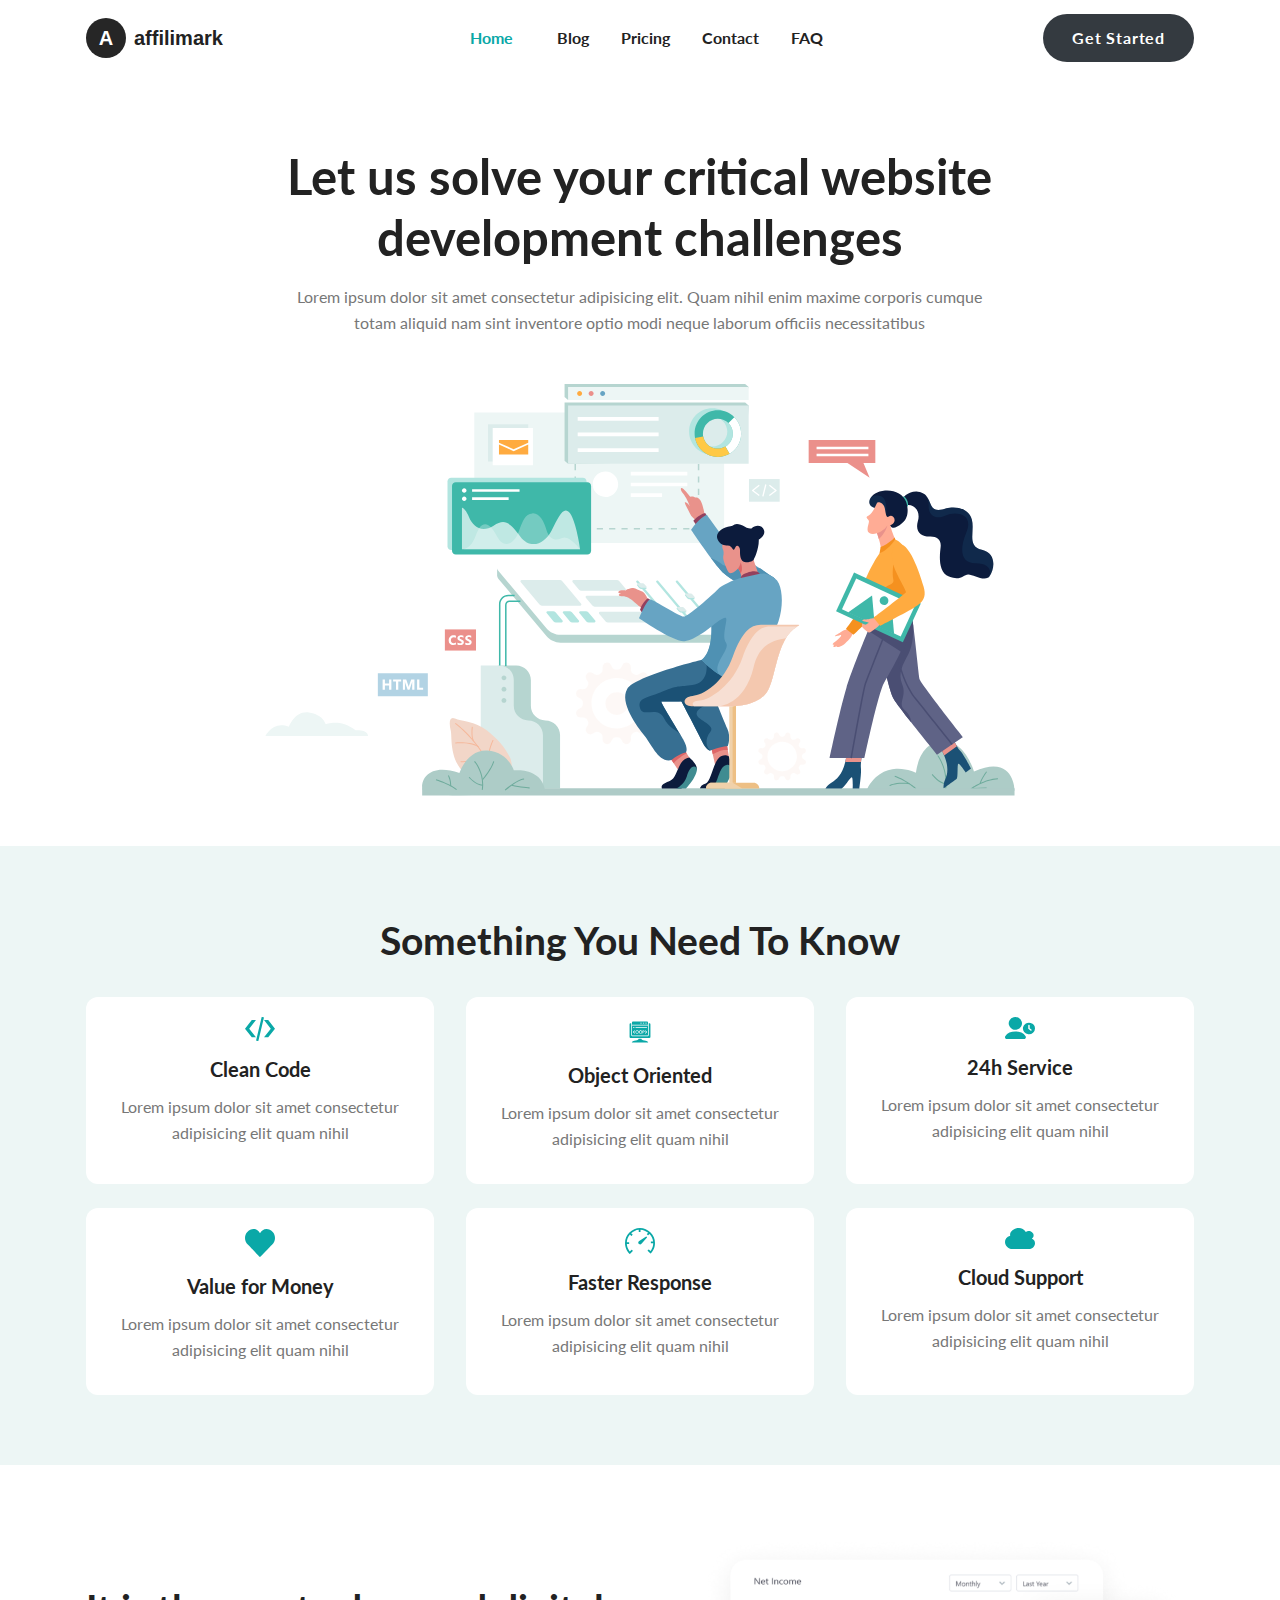
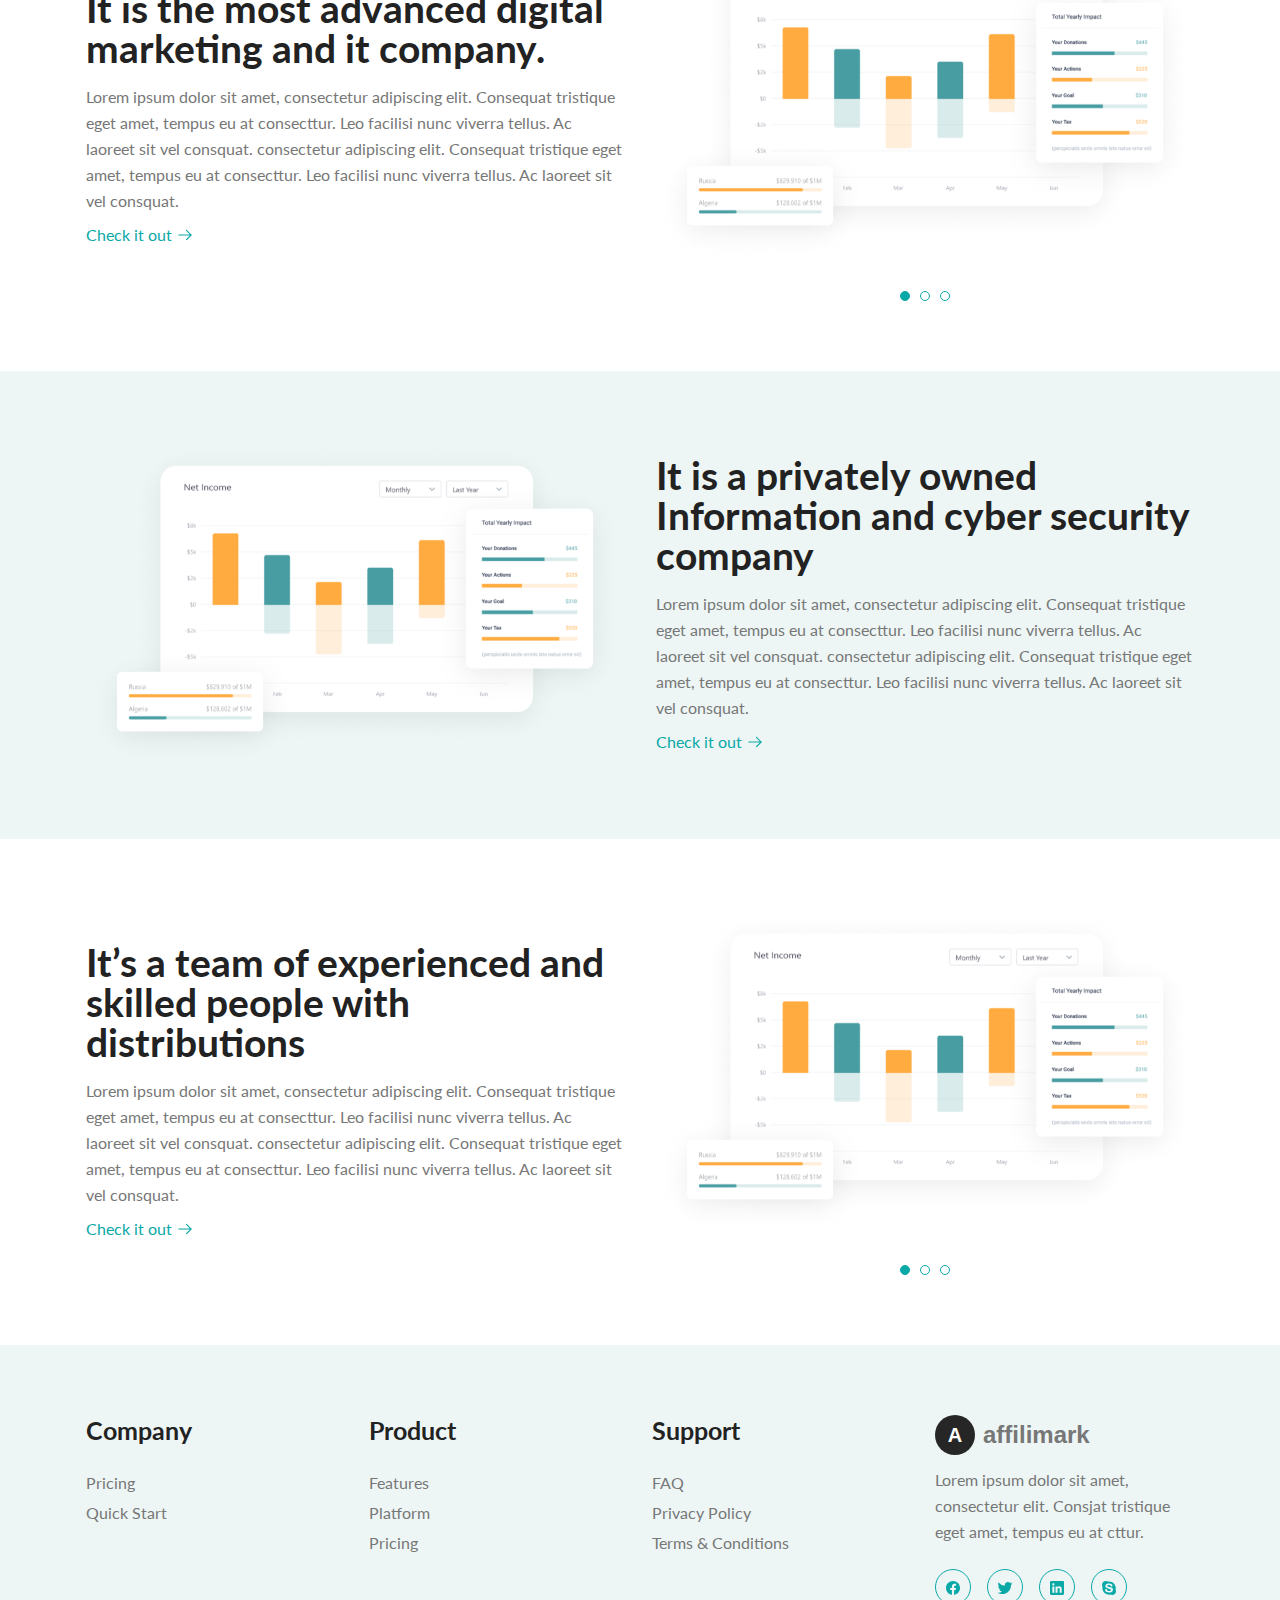
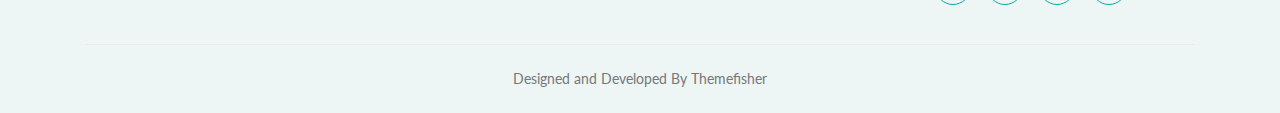
<file: index.html>
<!DOCTYPE html><html lang="en"><head><meta charSet="utf-8"/><link rel="preconnect" href="https://fonts.gstatic.com" crossorigin="true"/><style>undefined</style><meta name="viewport" content="width=device-width, initial-scale=1, maximum-scale=5"/><title>Eay</title><meta name="description" content="A SAAS template for nextjs"/><meta name="author" content="Themefisher"/><meta property="og:title" content="Eay"/><meta property="og:description" content="A SAAS template for nextjs"/><meta property="og:type" content="website"/><meta property="og:url" content="//"/><meta name="twitter:title" content="Eay"/><meta name="twitter:description" content="A SAAS template for nextjs"/><meta property="og:image" content="/"/><meta name="twitter:image" content="/"/><meta name="twitter:card" content="summary_large_image"/><link rel="preload" as="image" href="/images/banner-art.svg"/><meta name="next-head-count" content="17"/><link rel="shortcut icon" type="image/png" sizes="32x32" href="/images/abstract.png"/><meta name="theme-name" content="next-boilerplate"/><meta name="msapplication-TileColor" content="#000000"/><meta name="theme-color" media="(prefers-color-scheme: light)" content="#fff"/><meta name="theme-color" media="(prefers-color-scheme: dark)" content="#000"/><link rel="preload" href="/_next/static/css/032f64b459318e80.css" as="style"/><link rel="stylesheet" href="/_next/static/css/032f64b459318e80.css" data-n-g=""/><link rel="preload" href="/_next/static/css/56c1b82c248d78d9.css" as="style"/><link rel="stylesheet" href="/_next/static/css/56c1b82c248d78d9.css" data-n-p=""/><noscript data-n-css=""></noscript><script defer="" nomodule="" src="/_next/static/chunks/polyfills-c67a75d1b6f99dc8.js"></script><script src="/_next/static/chunks/webpack-8fa1640cc84ba8fe.js" defer=""></script><script src="/_next/static/chunks/framework-3b5a00d5d7e8d93b.js" defer=""></script><script src="/_next/static/chunks/main-7f42b959b0669217.js" defer=""></script><script src="/_next/static/chunks/pages/_app-b32c5c91f735bd8a.js" defer=""></script><script src="/_next/static/chunks/ae51ba48-b146860dfe661311.js" defer=""></script><script src="/_next/static/chunks/127-a0dbfc4618f5c409.js" defer=""></script><script src="/_next/static/chunks/760-13939c77a638bc36.js" defer=""></script><script src="/_next/static/chunks/535-dcfbf2e967869ed5.js" defer=""></script><script src="/_next/static/chunks/pages/index-f3969256b9d5e92e.js" defer=""></script><script src="/_next/static/hS76qsE4fDTnitMdT02K7/_buildManifest.js" defer=""></script><script src="/_next/static/hS76qsE4fDTnitMdT02K7/_ssgManifest.js" defer=""></script></head><body><div id="__next"><header class="header"><nav class="navbar container"><div class="order-0"><a class="navbar-brand block py-1" style="height:48px;width:200px" href="/"><div class="flex items-center gap-x-2"><div class="h-10 once w-10 flex items-center justify-center rounded-full text-white" style="background-color:#262626">A</div><div class="once font-bold">affilimark</div></div></a></div><button id="show-button" class="order-2 flex cursor-pointer items-center md:hidden md:order-1"><svg class="h-6 fill-current" viewBox="0 0 20 20"><title>Menu Close</title><path d="M0 3h20v2H0V3z m0 6h20v2H0V9z m0 6h20v2H0V0z"></path></svg></button><div id="nav-menu" class="order-3 md:order-1 max-h-0"><ul class="navbar-nav block w-full md:flex md:w-auto lg:space-x-2"><li class="nav-item"><a class="nav-link block nav-link-active" href="/">Home</a></li><li class="nav-item"><a class="nav-link block " href="/blogs">Blog</a></li><li class="nav-item"><a class="nav-link block " href="/pricing">Pricing</a></li><li class="nav-item"><a class="nav-link block " href="/contact">Contact</a></li><li class="nav-item"><a class="nav-link block " href="/faq">FAQ</a></li><li class="md:hidden"><a class="btn btn-primary z-0 py-[14px]" rel="" href="/contact">Get Started</a></li></ul></div><div class="d-flex order-1 ml-auto hidden min-w-[200px] items-center justify-end md:ml-0 md:flex md:order-2"><a class="btn btn-primary z-0 py-[14px] tracking-wider" style="background-color:#343a40" rel="" href="/contact">Get Started</a></div></nav></header><main><section class="section pb-[50px]"><div class="container"><div class="row text-center"><div class="mx-auto lg:col-10"><h1 class="font-primary font-bold">Let us solve your critical website development challenges</h1><p class="mt-4"><span>Lorem ipsum dolor sit amet consectetur adipisicing elit. Quam nihil enim maxime corporis cumque <br/> totam aliquid nam sint inventore optio modi neque laborum officiis necessitatibus</span></p><img alt="banner image" src="/images/banner-art.svg" width="750" height="390" decoding="async" data-nimg="1" class="mx-auto mt-12" style="color:transparent"/></div></div></div></section><section class="section bg-theme-light"><div class="container"><div class="text-center"><h2><span>Something You Need To Know</span></h2></div><div class="mt-8 grid gap-x-8 gap-y-6 sm:grid-cols-2 lg:grid-cols-3"><div class="feature-card rounded-xl bg-white p-5 pb-8 text-center"><img alt="" src="/images/code.svg" width="30" height="30" decoding="async" data-nimg="1" class="mx-auto" loading="lazy" style="color:transparent"/><div class="mt-4"><h3 class="h5">Clean Code</h3><p class="mt-3">Lorem ipsum dolor sit amet consectetur adipisicing elit quam nihil</p></div></div><div class="feature-card rounded-xl bg-white p-5 pb-8 text-center"><img alt="" src="/images/oop.svg" width="30" height="30" decoding="async" data-nimg="1" class="mx-auto" loading="lazy" style="color:transparent"/><div class="mt-4"><h3 class="h5">Object Oriented</h3><p class="mt-3">Lorem ipsum dolor sit amet consectetur adipisicing elit quam nihil</p></div></div><div class="feature-card rounded-xl bg-white p-5 pb-8 text-center"><img alt="" src="/images/user-clock.svg" width="30" height="30" decoding="async" data-nimg="1" class="mx-auto" loading="lazy" style="color:transparent"/><div class="mt-4"><h3 class="h5">24h Service</h3><p class="mt-3">Lorem ipsum dolor sit amet consectetur adipisicing elit quam nihil</p></div></div><div class="feature-card rounded-xl bg-white p-5 pb-8 text-center"><img alt="" src="/images/love.svg" width="30" height="30" decoding="async" data-nimg="1" class="mx-auto" loading="lazy" style="color:transparent"/><div class="mt-4"><h3 class="h5">Value for Money</h3><p class="mt-3">Lorem ipsum dolor sit amet consectetur adipisicing elit quam nihil</p></div></div><div class="feature-card rounded-xl bg-white p-5 pb-8 text-center"><img alt="" src="/images/speedometer.svg" width="30" height="30" decoding="async" data-nimg="1" class="mx-auto" loading="lazy" style="color:transparent"/><div class="mt-4"><h3 class="h5">Faster Response</h3><p class="mt-3">Lorem ipsum dolor sit amet consectetur adipisicing elit quam nihil</p></div></div><div class="feature-card rounded-xl bg-white p-5 pb-8 text-center"><img alt="" src="/images/cloud.svg" width="30" height="30" decoding="async" data-nimg="1" class="mx-auto" loading="lazy" style="color:transparent"/><div class="mt-4"><h3 class="h5">Cloud Support</h3><p class="mt-3">Lorem ipsum dolor sit amet consectetur adipisicing elit quam nihil</p></div></div></div></div></section><section class="section false"><div class="container"><div class="items-center gap-8 md:grid md:grid-cols-2"><div class="service-carousel md:order-2"><div class="swiper"><div class="swiper-wrapper"><div class="swiper-slide"><img alt="" src="/images/service-slide-1.png" width="600" height="500" decoding="async" data-nimg="1" loading="lazy" style="color:transparent"/></div><div class="swiper-slide"><img alt="" src="/images/service-slide-2.png" width="600" height="500" decoding="async" data-nimg="1" loading="lazy" style="color:transparent"/></div><div class="swiper-slide"><img alt="" src="/images/service-slide-3.png" width="600" height="500" decoding="async" data-nimg="1" loading="lazy" style="color:transparent"/></div></div><div class="swiper-pagination"></div></div></div><div class="service-content mt-5 md:mt-0 md:order-1"><h2 class="font-bold leading-[40px]">It is the most advanced digital marketing and it company.</h2><p class="mt-4 mb-2">Lorem ipsum dolor sit amet, consectetur adipiscing elit. Consequat tristique eget amet, tempus eu at consecttur. Leo facilisi nunc viverra tellus. Ac laoreet sit vel consquat. consectetur adipiscing elit. Consequat tristique eget amet, tempus eu at consecttur. Leo facilisi nunc viverra tellus. Ac laoreet sit vel consquat.</p><a class="cta-link inline-flex items-center text-primary" href="/contact">Check it out<img alt="arrow" src="/images/arrow-right.svg" width="18" height="14" decoding="async" data-nimg="1" class="ml-1" loading="lazy" style="color:transparent"/></a></div></div></div></section><section class="section bg-theme-light"><div class="container"><div class="items-center gap-8 md:grid md:grid-cols-2"><div class="service-carousel false"><div class="swiper"><div class="swiper-wrapper"><div class="swiper-slide"><img alt="" src="/images/service-slide-1.png" width="600" height="500" decoding="async" data-nimg="1" loading="lazy" style="color:transparent"/></div></div></div></div><div class="service-content mt-5 md:mt-0 false"><h2 class="font-bold leading-[40px]">It is a privately owned Information and cyber security company</h2><p class="mt-4 mb-2">Lorem ipsum dolor sit amet, consectetur adipiscing elit. Consequat tristique eget amet, tempus eu at consecttur. Leo facilisi nunc viverra tellus. Ac laoreet sit vel consquat. consectetur adipiscing elit. Consequat tristique eget amet, tempus eu at consecttur. Leo facilisi nunc viverra tellus. Ac laoreet sit vel consquat.</p><a class="cta-link inline-flex items-center text-primary" href="/contact">Check it out<img alt="arrow" src="/images/arrow-right.svg" width="18" height="14" decoding="async" data-nimg="1" class="ml-1" loading="lazy" style="color:transparent"/></a></div></div></div></section><section class="section false"><div class="container"><div class="items-center gap-8 md:grid md:grid-cols-2"><div class="service-carousel md:order-2"><div class="swiper"><div class="swiper-wrapper"><div class="swiper-slide"><img alt="" src="/images/service-slide-1.png" width="600" height="500" decoding="async" data-nimg="1" loading="lazy" style="color:transparent"/></div><div class="swiper-slide"><img alt="" src="/images/service-slide-2.png" width="600" height="500" decoding="async" data-nimg="1" loading="lazy" style="color:transparent"/></div><div class="swiper-slide"><img alt="" src="/images/service-slide-3.png" width="600" height="500" decoding="async" data-nimg="1" loading="lazy" style="color:transparent"/></div></div><div class="swiper-pagination"></div></div></div><div class="service-content mt-5 md:mt-0 md:order-1"><h2 class="font-bold leading-[40px]">It’s a team of experienced and skilled people with distributions</h2><p class="mt-4 mb-2">Lorem ipsum dolor sit amet, consectetur adipiscing elit. Consequat tristique eget amet, tempus eu at consecttur. Leo facilisi nunc viverra tellus. Ac laoreet sit vel consquat. consectetur adipiscing elit. Consequat tristique eget amet, tempus eu at consecttur. Leo facilisi nunc viverra tellus. Ac laoreet sit vel consquat.</p><a class="cta-link inline-flex items-center text-primary" href="/contact">Check it out<img alt="arrow" src="/images/arrow-right.svg" width="18" height="14" decoding="async" data-nimg="1" class="ml-1" loading="lazy" style="color:transparent"/></a></div></div></div></section></main><footer class="section bg-theme-light pb-0"><div class="container"><div class="row"><div class="mb-12 sm:col-6 lg:col-3"><h2 class="h4">Company</h2><ul class="mt-6"><li class="mb-1"><a rel="" href="/pricing">Pricing</a></li><li class="mb-1"><a rel="" href="/#">Quick Start</a></li></ul></div><div class="mb-12 sm:col-6 lg:col-3"><h2 class="h4">Product</h2><ul class="mt-6"><li class="mb-1"><a rel="" href="/#">Features</a></li><li class="mb-1"><a rel="" href="/#">Platform</a></li><li class="mb-1"><a rel="" href="/pricing">Pricing</a></li></ul></div><div class="mb-12 sm:col-6 lg:col-3"><h2 class="h4">Support</h2><ul class="mt-6"><li class="mb-1"><a rel="" href="/faq">FAQ</a></li><li class="mb-1"><a rel="" href="/#">Privacy Policy</a></li><li class="mb-1"><a rel="" href="/#">Terms &amp; Conditions</a></li></ul></div><div class="md-12 sm:col-6 lg:col-3"><a aria-label="Bigspring" href="/"><div class="flex items-center gap-x-2"><div class="once h-10 once w-10 flex items-center justify-center rounded-full text-white text-xl font-semibold" style="background-color:#262626">A</div><div class="once font-bold text-2xl">affilimark</div></div></a><p class="mt-3 mb-6">Lorem ipsum dolor sit amet, consectetur elit. Consjat tristique eget amet, tempus eu at cttur.</p><ul class="social-icons mb-8"><li class="inline-block"><a aria-label="facebook" href="https://facebook.com/" target="_blank" rel="noopener noreferrer nofollow"><svg stroke="currentColor" fill="currentColor" stroke-width="0" viewBox="0 0 512 512" height="1em" width="1em" xmlns="http://www.w3.org/2000/svg"><path fill-rule="evenodd" d="M480 257.35c0-123.7-100.3-224-224-224s-224 100.3-224 224c0 111.8 81.9 204.47 189 221.29V322.12h-56.89v-64.77H221V208c0-56.13 33.45-87.16 84.61-87.16 24.51 0 50.15 4.38 50.15 4.38v55.13H327.5c-27.81 0-36.51 17.26-36.51 35v42h62.12l-9.92 64.77H291v156.54c107.1-16.81 189-109.48 189-221.31z"></path></svg></a></li><li class="inline-block"><a aria-label="twitter" href="https://twitter.com/" target="_blank" rel="noopener noreferrer nofollow"><svg stroke="currentColor" fill="currentColor" stroke-width="0" viewBox="0 0 512 512" height="1em" width="1em" xmlns="http://www.w3.org/2000/svg"><path d="M496 109.5a201.8 201.8 0 01-56.55 15.3 97.51 97.51 0 0043.33-53.6 197.74 197.74 0 01-62.56 23.5A99.14 99.14 0 00348.31 64c-54.42 0-98.46 43.4-98.46 96.9a93.21 93.21 0 002.54 22.1 280.7 280.7 0 01-203-101.3A95.69 95.69 0 0036 130.4c0 33.6 17.53 63.3 44 80.7A97.5 97.5 0 0135.22 199v1.2c0 47 34 86.1 79 95a100.76 100.76 0 01-25.94 3.4 94.38 94.38 0 01-18.51-1.8c12.51 38.5 48.92 66.5 92.05 67.3A199.59 199.59 0 0139.5 405.6a203 203 0 01-23.5-1.4A278.68 278.68 0 00166.74 448c181.36 0 280.44-147.7 280.44-275.8 0-4.2-.11-8.4-.31-12.5A198.48 198.48 0 00496 109.5z"></path></svg></a></li><li class="inline-block"><a aria-label="linkedin" href="https://linkedin.com/" target="_blank" rel="noopener noreferrer nofollow"><svg stroke="currentColor" fill="currentColor" stroke-width="0" viewBox="0 0 512 512" height="1em" width="1em" xmlns="http://www.w3.org/2000/svg"><path d="M444.17 32H70.28C49.85 32 32 46.7 32 66.89v374.72C32 461.91 49.85 480 70.28 480h373.78c20.54 0 35.94-18.21 35.94-38.39V66.89C480.12 46.7 464.6 32 444.17 32zm-273.3 373.43h-64.18V205.88h64.18zM141 175.54h-.46c-20.54 0-33.84-15.29-33.84-34.43 0-19.49 13.65-34.42 34.65-34.42s33.85 14.82 34.31 34.42c-.01 19.14-13.31 34.43-34.66 34.43zm264.43 229.89h-64.18V296.32c0-26.14-9.34-44-32.56-44-17.74 0-28.24 12-32.91 23.69-1.75 4.2-2.22 9.92-2.22 15.76v113.66h-64.18V205.88h64.18v27.77c9.34-13.3 23.93-32.44 57.88-32.44 42.13 0 74 27.77 74 87.64z"></path></svg></a></li><li class="inline-block"><a aria-label="skype" href="https://skype.com/" target="_blank" rel="noopener noreferrer nofollow"><svg stroke="currentColor" fill="currentColor" stroke-width="0" viewBox="0 0 512 512" height="1em" width="1em" xmlns="http://www.w3.org/2000/svg"><path d="M467.16 303.6a205.69 205.69 0 004.9-45.15c0-116.32-95.69-210.7-213.79-210.7a221.83 221.83 0 00-36.52 3A123.58 123.58 0 00155.93 32C87.55 32 32 86.72 32 154.15A119.56 119.56 0 0049 216a211.16 211.16 0 00-4.32 42.35c0 116.44 95.69 210.7 213.67 210.7a214 214 0 0039.09-3.5A125.45 125.45 0 00356.07 480C424.57 480 480 425.28 480 357.85a118 118 0 00-12.84-54.25zM368 359c-9.92 13.76-24.51 24.73-43.41 32.43S283.36 403 257.69 403c-30.69 0-56.36-5.37-76.55-15.87a101 101 0 01-35.24-30.8c-9.11-12.83-13.66-25.66-13.66-38 0-7.7 3-14.35 8.87-19.95 5.84-5.37 13.42-8.17 22.29-8.17 7.35 0 13.65 2.1 18.79 6.42 4.9 4.08 9.1 10.15 12.48 18.08A108.09 108.09 0 00207 336.15q6.32 8.22 17.86 13.65c7.82 3.62 18.2 5.48 31 5.48 17.62 0 32.09-3.73 42.94-11.08 10.74-7.12 15.88-15.75 15.88-26.25 0-8.28-2.69-14.82-8.29-19.95-5.83-5.37-13.42-9.57-22.87-12.37-9.69-3-22.87-6.18-39.21-9.56-22.17-4.67-41-10.27-56-16.57-15.28-6.42-27.65-15.4-36.76-26.48-9.22-11.32-13.77-25.55-13.77-42.24a67.86 67.86 0 0114.47-42.58c9.57-12.25 23.46-21.82 41.55-28.35 17.74-6.53 38.86-9.8 62.66-9.8 19.14 0 35.83 2.22 49.83 6.42s25.91 10.15 35.36 17.38 16.34 14.93 20.77 23 6.66 16.22 6.66 24c0 7.46-2.92 14.35-8.76 20.3a29.65 29.65 0 01-21.94 9.1c-7.93 0-14.12-1.87-18.43-5.6-4-3.5-8.17-8.87-12.72-16.69-5.37-9.91-11.79-17.85-19.14-23.45-7.24-5.36-19.14-8.16-35.71-8.16-15.29 0-27.77 3-37 9-8.87 5.72-13.19 12.37-13.19 20.18a18.26 18.26 0 004.32 12.25 38.13 38.13 0 0012.72 9.57 90.14 90.14 0 0017.15 6.53c6 1.64 15.87 4.09 29.53 7.12 17.38 3.62 33.25 7.82 47.26 12.13 14.24 4.55 26.49 10 36.52 16.45a72.93 72.93 0 0124.16 25.09c5.72 10 8.64 22.63 8.64 37.1A75.09 75.09 0 01368 359z"></path></svg></a></li></ul></div></div><div class="border-t border-border py-6"><p class="text-sm text-center">Designed and Developed By <a href="https://themefisher.com/">Themefisher</a></p></div></div></footer></div><script id="__NEXT_DATA__" type="application/json">{"props":{"pageProps":{"frontmatter":{"banner":{"title":"Let us solve your critical website development challenges","content":"Lorem ipsum dolor sit amet consectetur adipisicing elit. Quam nihil enim maxime corporis cumque \u003cbr/\u003e totam aliquid nam sint inventore optio modi neque laborum officiis necessitatibus","image":"/images/banner-art.svg","button":{"label":"Contact Us","link":"/contact"}},"feature":{"title":"Something You Need To Know","features":[{"name":"Clean Code","icon":"/images/code.svg","content":"Lorem ipsum dolor sit amet consectetur adipisicing elit quam nihil"},{"name":"Object Oriented","icon":"/images/oop.svg","content":"Lorem ipsum dolor sit amet consectetur adipisicing elit quam nihil"},{"name":"24h Service","icon":"/images/user-clock.svg","content":"Lorem ipsum dolor sit amet consectetur adipisicing elit quam nihil"},{"name":"Value for Money","icon":"/images/love.svg","content":"Lorem ipsum dolor sit amet consectetur adipisicing elit quam nihil"},{"name":"Faster Response","icon":"/images/speedometer.svg","content":"Lorem ipsum dolor sit amet consectetur adipisicing elit quam nihil"},{"name":"Cloud Support","icon":"/images/cloud.svg","content":"Lorem ipsum dolor sit amet consectetur adipisicing elit quam nihil"}]},"services":[{"title":"It is the most advanced digital marketing and it company.","content":"Lorem ipsum dolor sit amet, consectetur adipiscing elit. Consequat tristique eget amet, tempus eu at consecttur. Leo facilisi nunc viverra tellus. Ac laoreet sit vel consquat. consectetur adipiscing elit. Consequat tristique eget amet, tempus eu at consecttur. Leo facilisi nunc viverra tellus. Ac laoreet sit vel consquat.","images":["/images/service-slide-1.png","/images/service-slide-2.png","/images/service-slide-3.png"],"button":{"enable":true,"label":"Check it out","link":"/contact"}},{"title":"It is a privately owned Information and cyber security company","content":"Lorem ipsum dolor sit amet, consectetur adipiscing elit. Consequat tristique eget amet, tempus eu at consecttur. Leo facilisi nunc viverra tellus. Ac laoreet sit vel consquat. consectetur adipiscing elit. Consequat tristique eget amet, tempus eu at consecttur. Leo facilisi nunc viverra tellus. Ac laoreet sit vel consquat.","images":["/images/service-slide-1.png"],"button":{"enable":true,"label":"Check it out","link":"/contact"}},{"title":"It’s a team of experienced and skilled people with distributions","content":"Lorem ipsum dolor sit amet, consectetur adipiscing elit. Consequat tristique eget amet, tempus eu at consecttur. Leo facilisi nunc viverra tellus. Ac laoreet sit vel consquat. consectetur adipiscing elit. Consequat tristique eget amet, tempus eu at consecttur. Leo facilisi nunc viverra tellus. Ac laoreet sit vel consquat.","images":["/images/service-slide-1.png","/images/service-slide-2.png","/images/service-slide-3.png"],"button":{"enable":true,"label":"Check it out","link":"/contact"}}],"workflow":{"title":"Experience the best workflow with us","image":"/images/banner.svg","description":""},"call_to_action":{"title":"Ready to get started?","content":"Lorem ipsum dolor sit amet, consectetur adipiscing elit. Consequat tristique eget amet, tempus eu at consecttur.","image":"/images/cta.svg","button":{"enable":true,"label":"Contact Us","link":"/contact"}}}},"__N_SSG":true},"page":"/","query":{},"buildId":"hS76qsE4fDTnitMdT02K7","isFallback":false,"gsp":true,"scriptLoader":[]}</script></body></html>
</file>
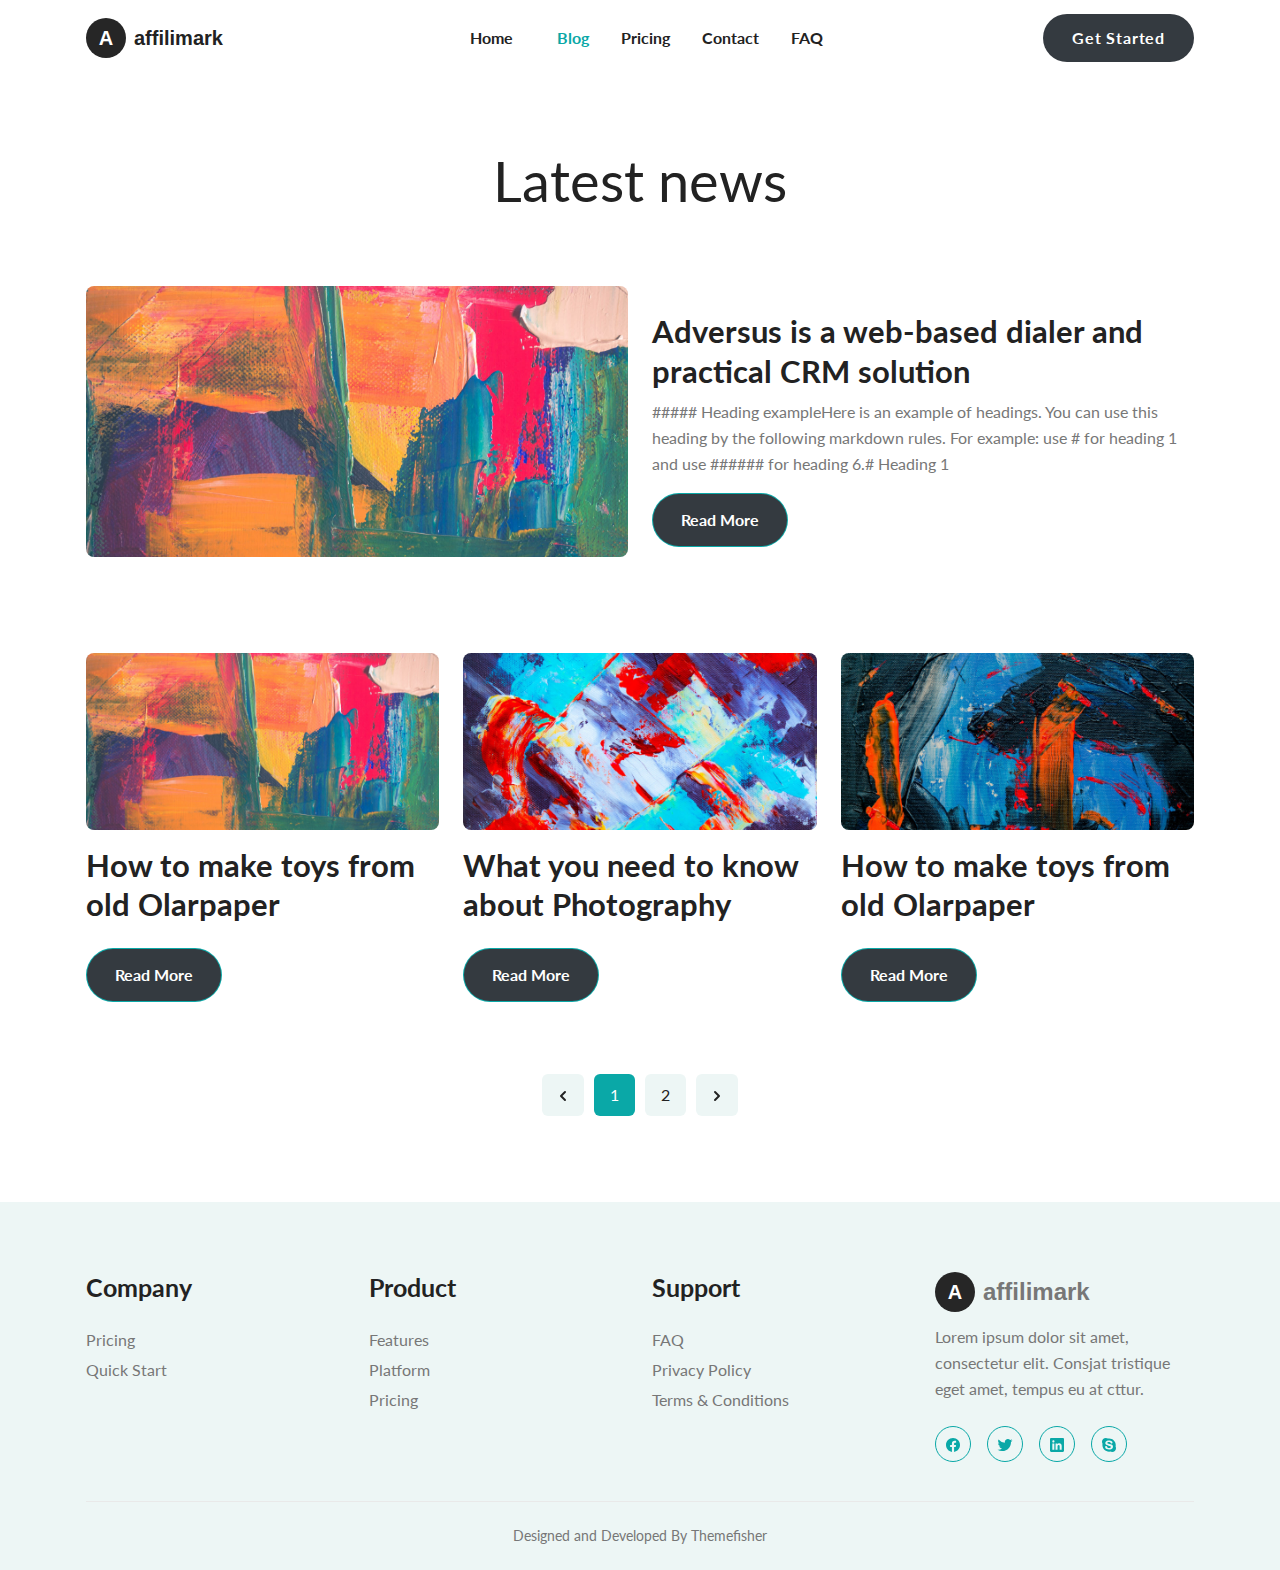
<file: blogs.html>
<!DOCTYPE html><html lang="en"><head><meta charSet="utf-8"/><link rel="preconnect" href="https://fonts.gstatic.com" crossorigin="true"/><style>undefined</style><meta name="viewport" content="width=device-width, initial-scale=1, maximum-scale=5"/><title>Latest news</title><meta name="description" content="A SAAS template for nextjs"/><meta name="author" content="Themefisher"/><meta property="og:title" content="Latest news"/><meta property="og:description" content="A SAAS template for nextjs"/><meta property="og:type" content="website"/><meta property="og:url" content="//blogs"/><meta name="twitter:title" content="Latest news"/><meta name="twitter:description" content="A SAAS template for nextjs"/><meta property="og:image" content="/"/><meta name="twitter:image" content="/"/><meta name="twitter:card" content="summary_large_image"/><link rel="preload" as="image" href="/images/blog-4.jpg"/><meta name="next-head-count" content="17"/><link rel="shortcut icon" type="image/png" sizes="32x32" href="/images/abstract.png"/><meta name="theme-name" content="next-boilerplate"/><meta name="msapplication-TileColor" content="#000000"/><meta name="theme-color" media="(prefers-color-scheme: light)" content="#fff"/><meta name="theme-color" media="(prefers-color-scheme: dark)" content="#000"/><link rel="preload" href="/_next/static/css/032f64b459318e80.css" as="style"/><link rel="stylesheet" href="/_next/static/css/032f64b459318e80.css" data-n-g=""/><noscript data-n-css=""></noscript><script defer="" nomodule="" src="/_next/static/chunks/polyfills-c67a75d1b6f99dc8.js"></script><script src="/_next/static/chunks/webpack-8fa1640cc84ba8fe.js" defer=""></script><script src="/_next/static/chunks/framework-3b5a00d5d7e8d93b.js" defer=""></script><script src="/_next/static/chunks/main-7f42b959b0669217.js" defer=""></script><script src="/_next/static/chunks/pages/_app-b32c5c91f735bd8a.js" defer=""></script><script src="/_next/static/chunks/ae51ba48-b146860dfe661311.js" defer=""></script><script src="/_next/static/chunks/127-a0dbfc4618f5c409.js" defer=""></script><script src="/_next/static/chunks/535-dcfbf2e967869ed5.js" defer=""></script><script src="/_next/static/chunks/pages/blogs-928a2ad6cf6f6cc8.js" defer=""></script><script src="/_next/static/hS76qsE4fDTnitMdT02K7/_buildManifest.js" defer=""></script><script src="/_next/static/hS76qsE4fDTnitMdT02K7/_ssgManifest.js" defer=""></script></head><body><div id="__next"><header class="header"><nav class="navbar container"><div class="order-0"><a class="navbar-brand block py-1" style="height:48px;width:200px" href="/"><div class="flex items-center gap-x-2"><div class="h-10 once w-10 flex items-center justify-center rounded-full text-white" style="background-color:#262626">A</div><div class="once font-bold">affilimark</div></div></a></div><button id="show-button" class="order-2 flex cursor-pointer items-center md:hidden md:order-1"><svg class="h-6 fill-current" viewBox="0 0 20 20"><title>Menu Close</title><path d="M0 3h20v2H0V3z m0 6h20v2H0V9z m0 6h20v2H0V0z"></path></svg></button><div id="nav-menu" class="order-3 md:order-1 max-h-0"><ul class="navbar-nav block w-full md:flex md:w-auto lg:space-x-2"><li class="nav-item"><a class="nav-link block " href="/">Home</a></li><li class="nav-item"><a class="nav-link block nav-link-active" href="/blogs">Blog</a></li><li class="nav-item"><a class="nav-link block " href="/pricing">Pricing</a></li><li class="nav-item"><a class="nav-link block " href="/contact">Contact</a></li><li class="nav-item"><a class="nav-link block " href="/faq">FAQ</a></li><li class="md:hidden"><a class="btn btn-primary z-0 py-[14px]" rel="" href="/contact">Get Started</a></li></ul></div><div class="d-flex order-1 ml-auto hidden min-w-[200px] items-center justify-end md:ml-0 md:flex md:order-2"><a class="btn btn-primary z-0 py-[14px] tracking-wider" style="background-color:#343a40" rel="" href="/contact">Get Started</a></div></nav></header><main><section class="section"><div class="container"><h1 class="h1 text-center font-normal text-[56px]">Latest news</h1><div class="section row pb-0"><div class="col-12 pb-12 lg:pb-24"><div class="row items-center"><div class="col-12 md:col-6"><img alt="Adversus is a web-based dialer and practical CRM solution" src="/images/blog-4.jpg" width="540" height="227" decoding="async" data-nimg="1" class="h-auto w-full rounded-lg" style="color:transparent"/></div><div class="col-12 md:col-6"><h2 class="h3 mb-2 mt-4"><a class="block hover:text-primary" href="/blogs/blog-5">Adversus is a web-based dialer and practical CRM solution</a></h2><p class="text-text">##### Heading exampleHere is an example of headings. You can use this heading by the following markdown rules. For example: use # for heading 1 and use ###### for heading 6.# Heading 1</p><a class="btn btn-primary mt-4" rel="" href="/blogs/blog-5">Read More</a></div></div></div><div class="col-12 mb-8 sm:col-6 lg:col-4"><img alt="How to make toys from old Olarpaper" src="/images/blog-4.jpg" width="925" height="475" decoding="async" data-nimg="1" class="rounded-lg" loading="lazy" style="color:transparent"/><h2 class="h3 mb-2 mt-4"><a class="block hover:text-primary" href="/blogs/blog-4">How to make toys from old Olarpaper</a></h2><p class="text-text"></p><a class="btn btn-primary mt-4" rel="" href="/blogs/blog-4">Read More</a></div><div class="col-12 mb-8 sm:col-6 lg:col-4"><img alt="What you need to know about Photography" src="/images/blog-3.jpg" width="445" height="230" decoding="async" data-nimg="1" class="rounded-lg" loading="lazy" style="color:transparent"/><h2 class="h3 mb-2 mt-4"><a class="block hover:text-primary" href="/blogs/blog-3">What you need to know about Photography</a></h2><p class="text-text"></p><a class="btn btn-primary mt-4" rel="" href="/blogs/blog-3">Read More</a></div><div class="col-12 mb-8 sm:col-6 lg:col-4"><img alt="How to make toys from old Olarpaper" src="/images/blog-2.jpg" width="445" height="230" decoding="async" data-nimg="1" class="rounded-lg" loading="lazy" style="color:transparent"/><h2 class="h3 mb-2 mt-4"><a class="block hover:text-primary" href="/blogs/blog-2">How to make toys from old Olarpaper</a></h2><p class="text-text"></p><a class="btn btn-primary mt-4" rel="" href="/blogs/blog-2">Read More</a></div></div><nav class="mb-4 mt-10 flex justify-center space-x-[10px]" aria-label="Pagination"><span class="inline-flex w-[42px] justify-center rounded-md bg-theme-light px-2 py-2 text-dark"><span class="sr-only">Previous</span><svg class="mt-1 h-5 w-5" xmlns="http://www.w3.org/2000/svg" viewBox="0 0 20 20" fill="currentColor" aria-hidden="true"><path fill-rule="evenodd" d="M12.707 5.293a1 1 0 010 1.414L9.414 10l3.293 3.293a1 1 0 01-1.414 1.414l-4-4a1 1 0 010-1.414l4-4a1 1 0 011.414 0z" clip-rule="evenodd"></path></svg></span><span aria-current="page" class="rounded-md bg-primary px-4 py-2 text-white">1</span><a aria-current="page" class="rounded-md  bg-theme-light px-4 py-2 text-dark hover:bg-primary hover:text-white" href="/blogs/page/2">2</a><a class="inline-flex w-[42px] justify-center rounded-md bg-theme-light px-2 py-2 text-dark hover:bg-primary hover:text-white" href="/blogs/page/2"><span class="sr-only">Next</span><svg class="mt-1 h-5 w-5" xmlns="http://www.w3.org/2000/svg" viewBox="0 0 20 20" fill="currentColor" aria-hidden="true"><path fill-rule="evenodd" d="M7.293 14.707a1 1 0 010-1.414L10.586 10 7.293 6.707a1 1 0 011.414-1.414l4 4a1 1 0 010 1.414l-4 4a1 1 0 01-1.414 0z" clip-rule="evenodd"></path></svg></a></nav></div></section></main><footer class="section bg-theme-light pb-0"><div class="container"><div class="row"><div class="mb-12 sm:col-6 lg:col-3"><h2 class="h4">Company</h2><ul class="mt-6"><li class="mb-1"><a rel="" href="/pricing">Pricing</a></li><li class="mb-1"><a rel="" href="/blogs#">Quick Start</a></li></ul></div><div class="mb-12 sm:col-6 lg:col-3"><h2 class="h4">Product</h2><ul class="mt-6"><li class="mb-1"><a rel="" href="/blogs#">Features</a></li><li class="mb-1"><a rel="" href="/blogs#">Platform</a></li><li class="mb-1"><a rel="" href="/pricing">Pricing</a></li></ul></div><div class="mb-12 sm:col-6 lg:col-3"><h2 class="h4">Support</h2><ul class="mt-6"><li class="mb-1"><a rel="" href="/faq">FAQ</a></li><li class="mb-1"><a rel="" href="/blogs#">Privacy Policy</a></li><li class="mb-1"><a rel="" href="/blogs#">Terms &amp; Conditions</a></li></ul></div><div class="md-12 sm:col-6 lg:col-3"><a aria-label="Bigspring" href="/"><div class="flex items-center gap-x-2"><div class="once h-10 once w-10 flex items-center justify-center rounded-full text-white text-xl font-semibold" style="background-color:#262626">A</div><div class="once font-bold text-2xl">affilimark</div></div></a><p class="mt-3 mb-6">Lorem ipsum dolor sit amet, consectetur elit. Consjat tristique eget amet, tempus eu at cttur.</p><ul class="social-icons mb-8"><li class="inline-block"><a aria-label="facebook" href="https://facebook.com/" target="_blank" rel="noopener noreferrer nofollow"><svg stroke="currentColor" fill="currentColor" stroke-width="0" viewBox="0 0 512 512" height="1em" width="1em" xmlns="http://www.w3.org/2000/svg"><path fill-rule="evenodd" d="M480 257.35c0-123.7-100.3-224-224-224s-224 100.3-224 224c0 111.8 81.9 204.47 189 221.29V322.12h-56.89v-64.77H221V208c0-56.13 33.45-87.16 84.61-87.16 24.51 0 50.15 4.38 50.15 4.38v55.13H327.5c-27.81 0-36.51 17.26-36.51 35v42h62.12l-9.92 64.77H291v156.54c107.1-16.81 189-109.48 189-221.31z"></path></svg></a></li><li class="inline-block"><a aria-label="twitter" href="https://twitter.com/" target="_blank" rel="noopener noreferrer nofollow"><svg stroke="currentColor" fill="currentColor" stroke-width="0" viewBox="0 0 512 512" height="1em" width="1em" xmlns="http://www.w3.org/2000/svg"><path d="M496 109.5a201.8 201.8 0 01-56.55 15.3 97.51 97.51 0 0043.33-53.6 197.74 197.74 0 01-62.56 23.5A99.14 99.14 0 00348.31 64c-54.42 0-98.46 43.4-98.46 96.9a93.21 93.21 0 002.54 22.1 280.7 280.7 0 01-203-101.3A95.69 95.69 0 0036 130.4c0 33.6 17.53 63.3 44 80.7A97.5 97.5 0 0135.22 199v1.2c0 47 34 86.1 79 95a100.76 100.76 0 01-25.94 3.4 94.38 94.38 0 01-18.51-1.8c12.51 38.5 48.92 66.5 92.05 67.3A199.59 199.59 0 0139.5 405.6a203 203 0 01-23.5-1.4A278.68 278.68 0 00166.74 448c181.36 0 280.44-147.7 280.44-275.8 0-4.2-.11-8.4-.31-12.5A198.48 198.48 0 00496 109.5z"></path></svg></a></li><li class="inline-block"><a aria-label="linkedin" href="https://linkedin.com/" target="_blank" rel="noopener noreferrer nofollow"><svg stroke="currentColor" fill="currentColor" stroke-width="0" viewBox="0 0 512 512" height="1em" width="1em" xmlns="http://www.w3.org/2000/svg"><path d="M444.17 32H70.28C49.85 32 32 46.7 32 66.89v374.72C32 461.91 49.85 480 70.28 480h373.78c20.54 0 35.94-18.21 35.94-38.39V66.89C480.12 46.7 464.6 32 444.17 32zm-273.3 373.43h-64.18V205.88h64.18zM141 175.54h-.46c-20.54 0-33.84-15.29-33.84-34.43 0-19.49 13.65-34.42 34.65-34.42s33.85 14.82 34.31 34.42c-.01 19.14-13.31 34.43-34.66 34.43zm264.43 229.89h-64.18V296.32c0-26.14-9.34-44-32.56-44-17.74 0-28.24 12-32.91 23.69-1.75 4.2-2.22 9.92-2.22 15.76v113.66h-64.18V205.88h64.18v27.77c9.34-13.3 23.93-32.44 57.88-32.44 42.13 0 74 27.77 74 87.64z"></path></svg></a></li><li class="inline-block"><a aria-label="skype" href="https://skype.com/" target="_blank" rel="noopener noreferrer nofollow"><svg stroke="currentColor" fill="currentColor" stroke-width="0" viewBox="0 0 512 512" height="1em" width="1em" xmlns="http://www.w3.org/2000/svg"><path d="M467.16 303.6a205.69 205.69 0 004.9-45.15c0-116.32-95.69-210.7-213.79-210.7a221.83 221.83 0 00-36.52 3A123.58 123.58 0 00155.93 32C87.55 32 32 86.72 32 154.15A119.56 119.56 0 0049 216a211.16 211.16 0 00-4.32 42.35c0 116.44 95.69 210.7 213.67 210.7a214 214 0 0039.09-3.5A125.45 125.45 0 00356.07 480C424.57 480 480 425.28 480 357.85a118 118 0 00-12.84-54.25zM368 359c-9.92 13.76-24.51 24.73-43.41 32.43S283.36 403 257.69 403c-30.69 0-56.36-5.37-76.55-15.87a101 101 0 01-35.24-30.8c-9.11-12.83-13.66-25.66-13.66-38 0-7.7 3-14.35 8.87-19.95 5.84-5.37 13.42-8.17 22.29-8.17 7.35 0 13.65 2.1 18.79 6.42 4.9 4.08 9.1 10.15 12.48 18.08A108.09 108.09 0 00207 336.15q6.32 8.22 17.86 13.65c7.82 3.62 18.2 5.48 31 5.48 17.62 0 32.09-3.73 42.94-11.08 10.74-7.12 15.88-15.75 15.88-26.25 0-8.28-2.69-14.82-8.29-19.95-5.83-5.37-13.42-9.57-22.87-12.37-9.69-3-22.87-6.18-39.21-9.56-22.17-4.67-41-10.27-56-16.57-15.28-6.42-27.65-15.4-36.76-26.48-9.22-11.32-13.77-25.55-13.77-42.24a67.86 67.86 0 0114.47-42.58c9.57-12.25 23.46-21.82 41.55-28.35 17.74-6.53 38.86-9.8 62.66-9.8 19.14 0 35.83 2.22 49.83 6.42s25.91 10.15 35.36 17.38 16.34 14.93 20.77 23 6.66 16.22 6.66 24c0 7.46-2.92 14.35-8.76 20.3a29.65 29.65 0 01-21.94 9.1c-7.93 0-14.12-1.87-18.43-5.6-4-3.5-8.17-8.87-12.72-16.69-5.37-9.91-11.79-17.85-19.14-23.45-7.24-5.36-19.14-8.16-35.71-8.16-15.29 0-27.77 3-37 9-8.87 5.72-13.19 12.37-13.19 20.18a18.26 18.26 0 004.32 12.25 38.13 38.13 0 0012.72 9.57 90.14 90.14 0 0017.15 6.53c6 1.64 15.87 4.09 29.53 7.12 17.38 3.62 33.25 7.82 47.26 12.13 14.24 4.55 26.49 10 36.52 16.45a72.93 72.93 0 0124.16 25.09c5.72 10 8.64 22.63 8.64 37.1A75.09 75.09 0 01368 359z"></path></svg></a></li></ul></div></div><div class="border-t border-border py-6"><p class="text-sm text-center">Designed and Developed By <a href="https://themefisher.com/">Themefisher</a></p></div></div></footer></div><script id="__NEXT_DATA__" type="application/json">{"props":{"pageProps":{"pagination":4,"posts":[{"frontmatter":{"title":"Adversus is a web-based dialer and practical CRM solution","description":"Heading example Here is example of hedings. You can use this heading by following markdownify rules.","image":"/images/blog-4.jpg","date":"2022-08-04T05:00:00.000Z","draft":false},"slug":"blog-5","content":"\r\n##### Heading example\r\n\r\nHere is an example of headings. You can use this heading by the following markdown rules. For example: use `#` for heading 1 and use `######` for heading 6.\r\n\r\n# Heading 1\r\n\r\n## Heading 2\r\n\r\n### Heading 3\r\n\r\n#### Heading 4\r\n\r\n##### Heading 5\r\n\r\n###### Heading 6\r\n\r\n---\r\n\r\n##### Emphasis\r\n\r\nThe emphasis, aka italics, with _asterisks_ or _underscores_.\r\n\r\nStrong emphasis, aka bold, with **asterisks** or **underscores**.\r\n\r\nThe combined emphasis with **asterisks and _underscores_**.\r\n\r\nStrikethrough uses two tildes. ~~Scratch this.~~\r\n\r\n---\r\n\r\n##### Link\r\n\r\n[I'm an inline-style link](https://www.google.com)\r\n\r\n[I'm an inline-style link with title](https://www.google.com \"Google's Homepage\")\r\n\r\n[I'm a reference-style link][arbitrary case-insensitive reference text]\r\n\r\n[I'm a relative reference to a repository file](../blob/master/LICENSE)\r\n\r\n[You can use numbers for reference-style link definitions][1]\r\n\r\nOr leave it empty and use the [link text itself].\r\n\r\nexample.com (but not on Github, for example).\r\n\r\nSome text to show that the reference links can follow later.\r\n\r\n[arbitrary case-insensitive reference text]: https://www.themefisher.com\r\n[1]: https://gethugothemes.com\r\n[link text itself]: https://www.getjekyllthemes.com\r\n\r\n---\r\n\r\n##### Paragraph\r\n\r\nLorem ipsum dolor sit amet consectetur adipisicing elit. Quam nihil enim maxime corporis cumque totam aliquid nam sint inventore optio modi neque laborum officiis necessitatibus, facilis placeat pariatur! Voluptatem, sed harum pariatur adipisci voluptates voluptatum cumque, porro sint minima similique magni perferendis fuga! Optio vel ipsum excepturi tempore reiciendis id quidem? Vel in, doloribus debitis nesciunt fugit sequi magnam accusantium modi neque quis, vitae velit, pariatur harum autem a! Velit impedit atque maiores animi possimus asperiores natus repellendus excepturi sint architecto eligendi non, omnis nihil. Facilis, doloremque illum. Fugit optio laborum minus debitis natus illo perspiciatis corporis voluptatum rerum laboriosam.\r\n\r\n---\r\n\r\n##### Ordered List\r\n\r\n1. List item\r\n2. List item\r\n3. List item\r\n4. List item\r\n5. List item\r\n\r\n---\r\n\r\n##### Unordered List\r\n\r\n- List item\r\n- List item\r\n- List item\r\n- List item\r\n- List item\r\n\r\n---\r\n\r\n##### Code and Syntax Highlighting\r\n\r\nThis is an `Inline code` sample.\r\n\r\n```javascript\r\nvar s = \"JavaScript syntax highlighting\";\r\nalert(s);\r\n```\r\n\r\n```python\r\ns = \"Python syntax highlighting\"\r\nprint s\r\n```\r\n\r\n---\r\n\r\n##### Blockquote\r\n\r\n\u003e This is a blockquote example.\r\n\r\n---\r\n\r\n##### Inline HTML\r\n\r\nYou can also use raw HTML in your Markdown, and it'll mostly work pretty well.\r\n\r\n\u003cdl\u003e\r\n  \u003cdt\u003eDefinition list\u003c/dt\u003e\r\n  \u003cdd\u003eIs something people use sometimes.\u003c/dd\u003e\r\n\r\n  \u003cdt\u003eMarkdown in HTML\u003c/dt\u003e\r\n  \u003cdd\u003eDoes *not* work **very** well. Use HTML \u003cem\u003etags\u003c/em\u003e.\u003c/dd\u003e\r\n\u003c/dl\u003e\r\n\r\n---\r\n\r\n##### Tables\r\n\r\n| Tables        |      Are      |  Cool |\r\n| ------------- | :-----------: | ----: |\r\n| col 3 is      | right-aligned | $1600 |\r\n| col 2 is      |   centered    |   $12 |\r\n| zebra stripes |   are neat    |    $1 |\r\n\r\nThere must be at least 3 dashes separating each header cell.\r\nThe outer pipes (|) are optional, and you don't need to make the\r\nraw Markdown line up prettily. You can also use inline Markdown.\r\n\r\n| Markdown | Less      | Pretty     |\r\n| -------- | --------- | ---------- |\r\n| _Still_  | `renders` | **nicely** |\r\n| 1        | 2         | 3          |\r\n\r\n---\r\n\r\n##### Images\r\n\r\n![service](/images/service-slide-1.png \"service\")\r\n\r\n---\r\n\r\n##### Youtube video\r\n\r\n\u003cYoutubePlayer id=\"C0DPdy98e4c\" title=\"YouTube Video\" /\u003e\r\n"},{"frontmatter":{"title":"How to make toys from old Olarpaper","description":"Heading example Here is example of hedings. You can use this heading by following markdownify rules.","image":"/images/blog-4.jpg","date":"2022-07-04T05:00:00.000Z","draft":false},"slug":"blog-4","content":"\r\n##### Heading example\r\n\r\nHere is an example of headings. You can use this heading by the following markdown rules. For example: use `#` for heading 1 and use `######` for heading 6.\r\n\r\n# Heading 1\r\n\r\n## Heading 2\r\n\r\n### Heading 3\r\n\r\n#### Heading 4\r\n\r\n##### Heading 5\r\n\r\n###### Heading 6\r\n\r\n---\r\n\r\n##### Emphasis\r\n\r\nThe emphasis, aka italics, with _asterisks_ or _underscores_.\r\n\r\nStrong emphasis, aka bold, with **asterisks** or **underscores**.\r\n\r\nThe combined emphasis with **asterisks and _underscores_**.\r\n\r\nStrikethrough uses two tildes. ~~Scratch this.~~\r\n\r\n---\r\n\r\n##### Link\r\n\r\n[I'm an inline-style link](https://www.google.com)\r\n\r\n[I'm an inline-style link with title](https://www.google.com \"Google's Homepage\")\r\n\r\n[I'm a reference-style link][arbitrary case-insensitive reference text]\r\n\r\n[I'm a relative reference to a repository file](../blob/master/LICENSE)\r\n\r\n[You can use numbers for reference-style link definitions][1]\r\n\r\nOr leave it empty and use the [link text itself].\r\n\r\nexample.com (but not on Github, for example).\r\n\r\nSome text to show that the reference links can follow later.\r\n\r\n[arbitrary case-insensitive reference text]: https://www.themefisher.com\r\n[1]: https://gethugothemes.com\r\n[link text itself]: https://www.getjekyllthemes.com\r\n\r\n---\r\n\r\n##### Paragraph\r\n\r\nLorem ipsum dolor sit amet consectetur adipisicing elit. Quam nihil enim maxime corporis cumque totam aliquid nam sint inventore optio modi neque laborum officiis necessitatibus, facilis placeat pariatur! Voluptatem, sed harum pariatur adipisci voluptates voluptatum cumque, porro sint minima similique magni perferendis fuga! Optio vel ipsum excepturi tempore reiciendis id quidem? Vel in, doloribus debitis nesciunt fugit sequi magnam accusantium modi neque quis, vitae velit, pariatur harum autem a! Velit impedit atque maiores animi possimus asperiores natus repellendus excepturi sint architecto eligendi non, omnis nihil. Facilis, doloremque illum. Fugit optio laborum minus debitis natus illo perspiciatis corporis voluptatum rerum laboriosam.\r\n\r\n---\r\n\r\n##### Ordered List\r\n\r\n1. List item\r\n2. List item\r\n3. List item\r\n4. List item\r\n5. List item\r\n\r\n---\r\n\r\n##### Unordered List\r\n\r\n- List item\r\n- List item\r\n- List item\r\n- List item\r\n- List item\r\n\r\n---\r\n\r\n##### Code and Syntax Highlighting\r\n\r\nThis is an `Inline code` sample.\r\n\r\n```javascript\r\nvar s = \"JavaScript syntax highlighting\";\r\nalert(s);\r\n```\r\n\r\n```python\r\ns = \"Python syntax highlighting\"\r\nprint s\r\n```\r\n\r\n---\r\n\r\n##### Blockquote\r\n\r\n\u003e This is a blockquote example.\r\n\r\n---\r\n\r\n##### Inline HTML\r\n\r\nYou can also use raw HTML in your Markdown, and it'll mostly work pretty well.\r\n\r\n\u003cdl\u003e\r\n  \u003cdt\u003eDefinition list\u003c/dt\u003e\r\n  \u003cdd\u003eIs something people use sometimes.\u003c/dd\u003e\r\n\r\n  \u003cdt\u003eMarkdown in HTML\u003c/dt\u003e\r\n  \u003cdd\u003eDoes *not* work **very** well. Use HTML \u003cem\u003etags\u003c/em\u003e.\u003c/dd\u003e\r\n\u003c/dl\u003e\r\n\r\n---\r\n\r\n##### Tables\r\n\r\n| Tables        |      Are      |  Cool |\r\n| ------------- | :-----------: | ----: |\r\n| col 3 is      | right-aligned | $1600 |\r\n| col 2 is      |   centered    |   $12 |\r\n| zebra stripes |   are neat    |    $1 |\r\n\r\nThere must be at least 3 dashes separating each header cell.\r\nThe outer pipes (|) are optional, and you don't need to make the\r\nraw Markdown line up prettily. You can also use inline Markdown.\r\n\r\n| Markdown | Less      | Pretty     |\r\n| -------- | --------- | ---------- |\r\n| _Still_  | `renders` | **nicely** |\r\n| 1        | 2         | 3          |\r\n\r\n---\r\n\r\n##### Images\r\n\r\n![service](/images/service-slide-1.png \"service\")\r\n\r\n---\r\n\r\n##### Youtube video\r\n\r\n\u003cYoutubePlayer id=\"C0DPdy98e4c\" title=\"YouTube Video\" /\u003e\r\n"},{"frontmatter":{"title":"What you need to know about Photography","description":"Heading example Here is example of hedings. You can use this heading by following markdownify rules.","image":"/images/blog-3.jpg","date":"2022-06-02T06:00:00.000Z","draft":false},"slug":"blog-3","content":"\r\n##### Heading example\r\n\r\nHere is an example of headings. You can use this heading by the following markdown rules. For example: use `#` for heading 1 and use `######` for heading 6.\r\n\r\n# Heading 1\r\n\r\n## Heading 2\r\n\r\n### Heading 3\r\n\r\n#### Heading 4\r\n\r\n##### Heading 5\r\n\r\n###### Heading 6\r\n\r\n---\r\n\r\n##### Emphasis\r\n\r\nThe emphasis, aka italics, with _asterisks_ or _underscores_.\r\n\r\nStrong emphasis, aka bold, with **asterisks** or **underscores**.\r\n\r\nThe combined emphasis with **asterisks and _underscores_**.\r\n\r\nStrikethrough uses two tildes. ~~Scratch this.~~\r\n\r\n---\r\n\r\n##### Link\r\n\r\n[I'm an inline-style link](https://www.google.com)\r\n\r\n[I'm an inline-style link with title](https://www.google.com \"Google's Homepage\")\r\n\r\n[I'm a reference-style link][arbitrary case-insensitive reference text]\r\n\r\n[I'm a relative reference to a repository file](../blob/master/LICENSE)\r\n\r\n[You can use numbers for reference-style link definitions][1]\r\n\r\nOr leave it empty and use the [link text itself].\r\n\r\nexample.com (but not on Github, for example).\r\n\r\nSome text to show that the reference links can follow later.\r\n\r\n[arbitrary case-insensitive reference text]: https://www.themefisher.com\r\n[1]: https://gethugothemes.com\r\n[link text itself]: https://www.getjekyllthemes.com\r\n\r\n---\r\n\r\n##### Paragraph\r\n\r\nLorem ipsum dolor sit amet consectetur adipisicing elit. Quam nihil enim maxime corporis cumque totam aliquid nam sint inventore optio modi neque laborum officiis necessitatibus, facilis placeat pariatur! Voluptatem, sed harum pariatur adipisci voluptates voluptatum cumque, porro sint minima similique magni perferendis fuga! Optio vel ipsum excepturi tempore reiciendis id quidem? Vel in, doloribus debitis nesciunt fugit sequi magnam accusantium modi neque quis, vitae velit, pariatur harum autem a! Velit impedit atque maiores animi possimus asperiores natus repellendus excepturi sint architecto eligendi non, omnis nihil. Facilis, doloremque illum. Fugit optio laborum minus debitis natus illo perspiciatis corporis voluptatum rerum laboriosam.\r\n\r\n---\r\n\r\n##### Ordered List\r\n\r\n1. List item\r\n2. List item\r\n3. List item\r\n4. List item\r\n5. List item\r\n\r\n---\r\n\r\n##### Unordered List\r\n\r\n- List item\r\n- List item\r\n- List item\r\n- List item\r\n- List item\r\n\r\n---\r\n\r\n##### Code and Syntax Highlighting\r\n\r\nThis is an `Inline code` sample.\r\n\r\n```javascript\r\nvar s = \"JavaScript syntax highlighting\";\r\nalert(s);\r\n```\r\n\r\n```python\r\ns = \"Python syntax highlighting\"\r\nprint s\r\n```\r\n\r\n---\r\n\r\n##### Blockquote\r\n\r\n\u003e This is a blockquote example.\r\n\r\n---\r\n\r\n##### Inline HTML\r\n\r\nYou can also use raw HTML in your Markdown, and it'll mostly work pretty well.\r\n\r\n\u003cdl\u003e\r\n  \u003cdt\u003eDefinition list\u003c/dt\u003e\r\n  \u003cdd\u003eIs something people use sometimes.\u003c/dd\u003e\r\n\r\n  \u003cdt\u003eMarkdown in HTML\u003c/dt\u003e\r\n  \u003cdd\u003eDoes *not* work **very** well. Use HTML \u003cem\u003etags\u003c/em\u003e.\u003c/dd\u003e\r\n\u003c/dl\u003e\r\n\r\n---\r\n\r\n##### Tables\r\n\r\n| Tables        |      Are      |  Cool |\r\n| ------------- | :-----------: | ----: |\r\n| col 3 is      | right-aligned | $1600 |\r\n| col 2 is      |   centered    |   $12 |\r\n| zebra stripes |   are neat    |    $1 |\r\n\r\nThere must be at least 3 dashes separating each header cell.\r\nThe outer pipes (|) are optional, and you don't need to make the\r\nraw Markdown line up prettily. You can also use inline Markdown.\r\n\r\n| Markdown | Less      | Pretty     |\r\n| -------- | --------- | ---------- |\r\n| _Still_  | `renders` | **nicely** |\r\n| 1        | 2         | 3          |\r\n\r\n---\r\n\r\n##### Images\r\n\r\n![service](/images/service-slide-1.png \"service\")\r\n\r\n---\r\n\r\n##### Youtube video\r\n\r\n\u003cYoutubePlayer id=\"C0DPdy98e4c\" title=\"YouTube Video\" /\u003e\r\n"},{"frontmatter":{"title":"How to make toys from old Olarpaper","description":"Heading example Here is example of hedings. You can use this heading by following markdownify rules.","image":"/images/blog-2.jpg","date":"2022-05-04T05:00:00.000Z","draft":false},"slug":"blog-2","content":"\r\n##### Heading example\r\n\r\nHere is an example of headings. You can use this heading by the following markdown rules. For example: use `#` for heading 1 and use `######` for heading 6.\r\n\r\n# Heading 1\r\n\r\n## Heading 2\r\n\r\n### Heading 3\r\n\r\n#### Heading 4\r\n\r\n##### Heading 5\r\n\r\n###### Heading 6\r\n\r\n---\r\n\r\n##### Emphasis\r\n\r\nThe emphasis, aka italics, with _asterisks_ or _underscores_.\r\n\r\nStrong emphasis, aka bold, with **asterisks** or **underscores**.\r\n\r\nThe combined emphasis with **asterisks and _underscores_**.\r\n\r\nStrikethrough uses two tildes. ~~Scratch this.~~\r\n\r\n---\r\n\r\n##### Link\r\n\r\n[I'm an inline-style link](https://www.google.com)\r\n\r\n[I'm an inline-style link with title](https://www.google.com \"Google's Homepage\")\r\n\r\n[I'm a reference-style link][arbitrary case-insensitive reference text]\r\n\r\n[I'm a relative reference to a repository file](../blob/master/LICENSE)\r\n\r\n[You can use numbers for reference-style link definitions][1]\r\n\r\nOr leave it empty and use the [link text itself].\r\n\r\nexample.com (but not on Github, for example).\r\n\r\nSome text to show that the reference links can follow later.\r\n\r\n[arbitrary case-insensitive reference text]: https://www.themefisher.com\r\n[1]: https://gethugothemes.com\r\n[link text itself]: https://www.getjekyllthemes.com\r\n\r\n---\r\n\r\n##### Paragraph\r\n\r\nLorem ipsum dolor sit amet consectetur adipisicing elit. Quam nihil enim maxime corporis cumque totam aliquid nam sint inventore optio modi neque laborum officiis necessitatibus, facilis placeat pariatur! Voluptatem, sed harum pariatur adipisci voluptates voluptatum cumque, porro sint minima similique magni perferendis fuga! Optio vel ipsum excepturi tempore reiciendis id quidem? Vel in, doloribus debitis nesciunt fugit sequi magnam accusantium modi neque quis, vitae velit, pariatur harum autem a! Velit impedit atque maiores animi possimus asperiores natus repellendus excepturi sint architecto eligendi non, omnis nihil. Facilis, doloremque illum. Fugit optio laborum minus debitis natus illo perspiciatis corporis voluptatum rerum laboriosam.\r\n\r\n---\r\n\r\n##### Ordered List\r\n\r\n1. List item\r\n2. List item\r\n3. List item\r\n4. List item\r\n5. List item\r\n\r\n---\r\n\r\n##### Unordered List\r\n\r\n- List item\r\n- List item\r\n- List item\r\n- List item\r\n- List item\r\n\r\n---\r\n\r\n##### Code and Syntax Highlighting\r\n\r\nThis is an `Inline code` sample.\r\n\r\n```javascript\r\nvar s = \"JavaScript syntax highlighting\";\r\nalert(s);\r\n```\r\n\r\n```python\r\ns = \"Python syntax highlighting\"\r\nprint s\r\n```\r\n\r\n---\r\n\r\n##### Blockquote\r\n\r\n\u003e This is a blockquote example.\r\n\r\n---\r\n\r\n##### Inline HTML\r\n\r\nYou can also use raw HTML in your Markdown, and it'll mostly work pretty well.\r\n\r\n\u003cdl\u003e\r\n  \u003cdt\u003eDefinition list\u003c/dt\u003e\r\n  \u003cdd\u003eIs something people use sometimes.\u003c/dd\u003e\r\n\r\n  \u003cdt\u003eMarkdown in HTML\u003c/dt\u003e\r\n  \u003cdd\u003eDoes *not* work **very** well. Use HTML \u003cem\u003etags\u003c/em\u003e.\u003c/dd\u003e\r\n\u003c/dl\u003e\r\n\r\n---\r\n\r\n##### Tables\r\n\r\n| Tables        |      Are      |  Cool |\r\n| ------------- | :-----------: | ----: |\r\n| col 3 is      | right-aligned | $1600 |\r\n| col 2 is      |   centered    |   $12 |\r\n| zebra stripes |   are neat    |    $1 |\r\n\r\nThere must be at least 3 dashes separating each header cell.\r\nThe outer pipes (|) are optional, and you don't need to make the\r\nraw Markdown line up prettily. You can also use inline Markdown.\r\n\r\n| Markdown | Less      | Pretty     |\r\n| -------- | --------- | ---------- |\r\n| _Still_  | `renders` | **nicely** |\r\n| 1        | 2         | 3          |\r\n\r\n---\r\n\r\n##### Images\r\n\r\n![service](/images/service-slide-1.png \"service\")\r\n\r\n---\r\n\r\n##### Youtube video\r\n\r\n\u003cYoutubePlayer id=\"C0DPdy98e4c\" title=\"YouTube Video\" /\u003e\r\n"},{"frontmatter":{"title":"What you need to know about Photography","description":"Heading example Here is example of hedings. You can use this heading by following markdownify rules.","image":"/images/blog-1.jpg","date":"2022-04-04T05:00:00.000Z","draft":false},"slug":"blog-1","content":"\r\n##### Heading example\r\n\r\nHere is an example of headings. You can use this heading by the following markdown rules. For example: use `#` for heading 1 and use `######` for heading 6.\r\n\r\n# Heading 1\r\n\r\n## Heading 2\r\n\r\n### Heading 3\r\n\r\n#### Heading 4\r\n\r\n##### Heading 5\r\n\r\n###### Heading 6\r\n\r\n---\r\n\r\n##### Emphasis\r\n\r\nThe emphasis, aka italics, with _asterisks_ or _underscores_.\r\n\r\nStrong emphasis, aka bold, with **asterisks** or **underscores**.\r\n\r\nThe combined emphasis with **asterisks and _underscores_**.\r\n\r\nStrikethrough uses two tildes. ~~Scratch this.~~\r\n\r\n---\r\n\r\n##### Link\r\n\r\n[I'm an inline-style link](https://www.google.com)\r\n\r\n[I'm an inline-style link with title](https://www.google.com \"Google's Homepage\")\r\n\r\n[I'm a reference-style link][arbitrary case-insensitive reference text]\r\n\r\n[I'm a relative reference to a repository file](../blob/master/LICENSE)\r\n\r\n[You can use numbers for reference-style link definitions][1]\r\n\r\nOr leave it empty and use the [link text itself].\r\n\r\nexample.com (but not on Github, for example).\r\n\r\nSome text to show that the reference links can follow later.\r\n\r\n[arbitrary case-insensitive reference text]: https://www.themefisher.com\r\n[1]: https://gethugothemes.com\r\n[link text itself]: https://www.getjekyllthemes.com\r\n\r\n---\r\n\r\n##### Paragraph\r\n\r\nLorem ipsum dolor sit amet consectetur adipisicing elit. Quam nihil enim maxime corporis cumque totam aliquid nam sint inventore optio modi neque laborum officiis necessitatibus, facilis placeat pariatur! Voluptatem, sed harum pariatur adipisci voluptates voluptatum cumque, porro sint minima similique magni perferendis fuga! Optio vel ipsum excepturi tempore reiciendis id quidem? Vel in, doloribus debitis nesciunt fugit sequi magnam accusantium modi neque quis, vitae velit, pariatur harum autem a! Velit impedit atque maiores animi possimus asperiores natus repellendus excepturi sint architecto eligendi non, omnis nihil. Facilis, doloremque illum. Fugit optio laborum minus debitis natus illo perspiciatis corporis voluptatum rerum laboriosam.\r\n\r\n---\r\n\r\n##### Ordered List\r\n\r\n1. List item\r\n2. List item\r\n3. List item\r\n4. List item\r\n5. List item\r\n\r\n---\r\n\r\n##### Unordered List\r\n\r\n- List item\r\n- List item\r\n- List item\r\n- List item\r\n- List item\r\n\r\n---\r\n\r\n##### Code and Syntax Highlighting\r\n\r\nThis is an `Inline code` sample.\r\n\r\n```javascript\r\nvar s = \"JavaScript syntax highlighting\";\r\nalert(s);\r\n```\r\n\r\n```python\r\ns = \"Python syntax highlighting\"\r\nprint s\r\n```\r\n\r\n---\r\n\r\n##### Blockquote\r\n\r\n\u003e This is a blockquote example.\r\n\r\n---\r\n\r\n##### Inline HTML\r\n\r\nYou can also use raw HTML in your Markdown, and it'll mostly work pretty well.\r\n\r\n\u003cdl\u003e\r\n  \u003cdt\u003eDefinition list\u003c/dt\u003e\r\n  \u003cdd\u003eIs something people use sometimes.\u003c/dd\u003e\r\n\r\n  \u003cdt\u003eMarkdown in HTML\u003c/dt\u003e\r\n  \u003cdd\u003eDoes *not* work **very** well. Use HTML \u003cem\u003etags\u003c/em\u003e.\u003c/dd\u003e\r\n\u003c/dl\u003e\r\n\r\n---\r\n\r\n##### Tables\r\n\r\n| Tables        |      Are      |  Cool |\r\n| ------------- | :-----------: | ----: |\r\n| col 3 is      | right-aligned | $1600 |\r\n| col 2 is      |   centered    |   $12 |\r\n| zebra stripes |   are neat    |    $1 |\r\n\r\nThere must be at least 3 dashes separating each header cell.\r\nThe outer pipes (|) are optional, and you don't need to make the\r\nraw Markdown line up prettily. You can also use inline Markdown.\r\n\r\n| Markdown | Less      | Pretty     |\r\n| -------- | --------- | ---------- |\r\n| _Still_  | `renders` | **nicely** |\r\n| 1        | 2         | 3          |\r\n\r\n---\r\n\r\n##### Images\r\n\r\n![service](/images/service-slide-1.png \"service\")\r\n\r\n---\r\n\r\n##### Youtube video\r\n\r\n\u003cYoutubePlayer id=\"C0DPdy98e4c\" title=\"YouTube Video\" /\u003e\r\n"}],"currentPage":1,"postIndex":{"frontmatter":{"title":"Latest news","description":"this is meta description"},"content":"","mdxContent":{"compiledSource":"/*@jsxRuntime automatic @jsxImportSource react*/\nconst {Fragment: _Fragment, jsx: _jsx} = arguments[0];\nconst {useMDXComponents: _provideComponents} = arguments[0];\nfunction _createMdxContent(props) {\n  return _jsx(_Fragment, {});\n}\nfunction MDXContent(props = {}) {\n  const {wrapper: MDXLayout} = Object.assign({}, _provideComponents(), props.components);\n  return MDXLayout ? _jsx(MDXLayout, Object.assign({}, props, {\n    children: _jsx(_createMdxContent, props)\n  })) : _createMdxContent(props);\n}\nreturn {\n  default: MDXContent\n};\n","frontmatter":{},"scope":{}}},"mdxContent":{"compiledSource":"/*@jsxRuntime automatic @jsxImportSource react*/\nconst {Fragment: _Fragment, jsx: _jsx} = arguments[0];\nconst {useMDXComponents: _provideComponents} = arguments[0];\nfunction _createMdxContent(props) {\n  return _jsx(_Fragment, {});\n}\nfunction MDXContent(props = {}) {\n  const {wrapper: MDXLayout} = Object.assign({}, _provideComponents(), props.components);\n  return MDXLayout ? _jsx(MDXLayout, Object.assign({}, props, {\n    children: _jsx(_createMdxContent, props)\n  })) : _createMdxContent(props);\n}\nreturn {\n  default: MDXContent\n};\n","frontmatter":{},"scope":{}}},"__N_SSG":true},"page":"/blogs","query":{},"buildId":"hS76qsE4fDTnitMdT02K7","isFallback":false,"gsp":true,"scriptLoader":[]}</script></body></html>
</file>
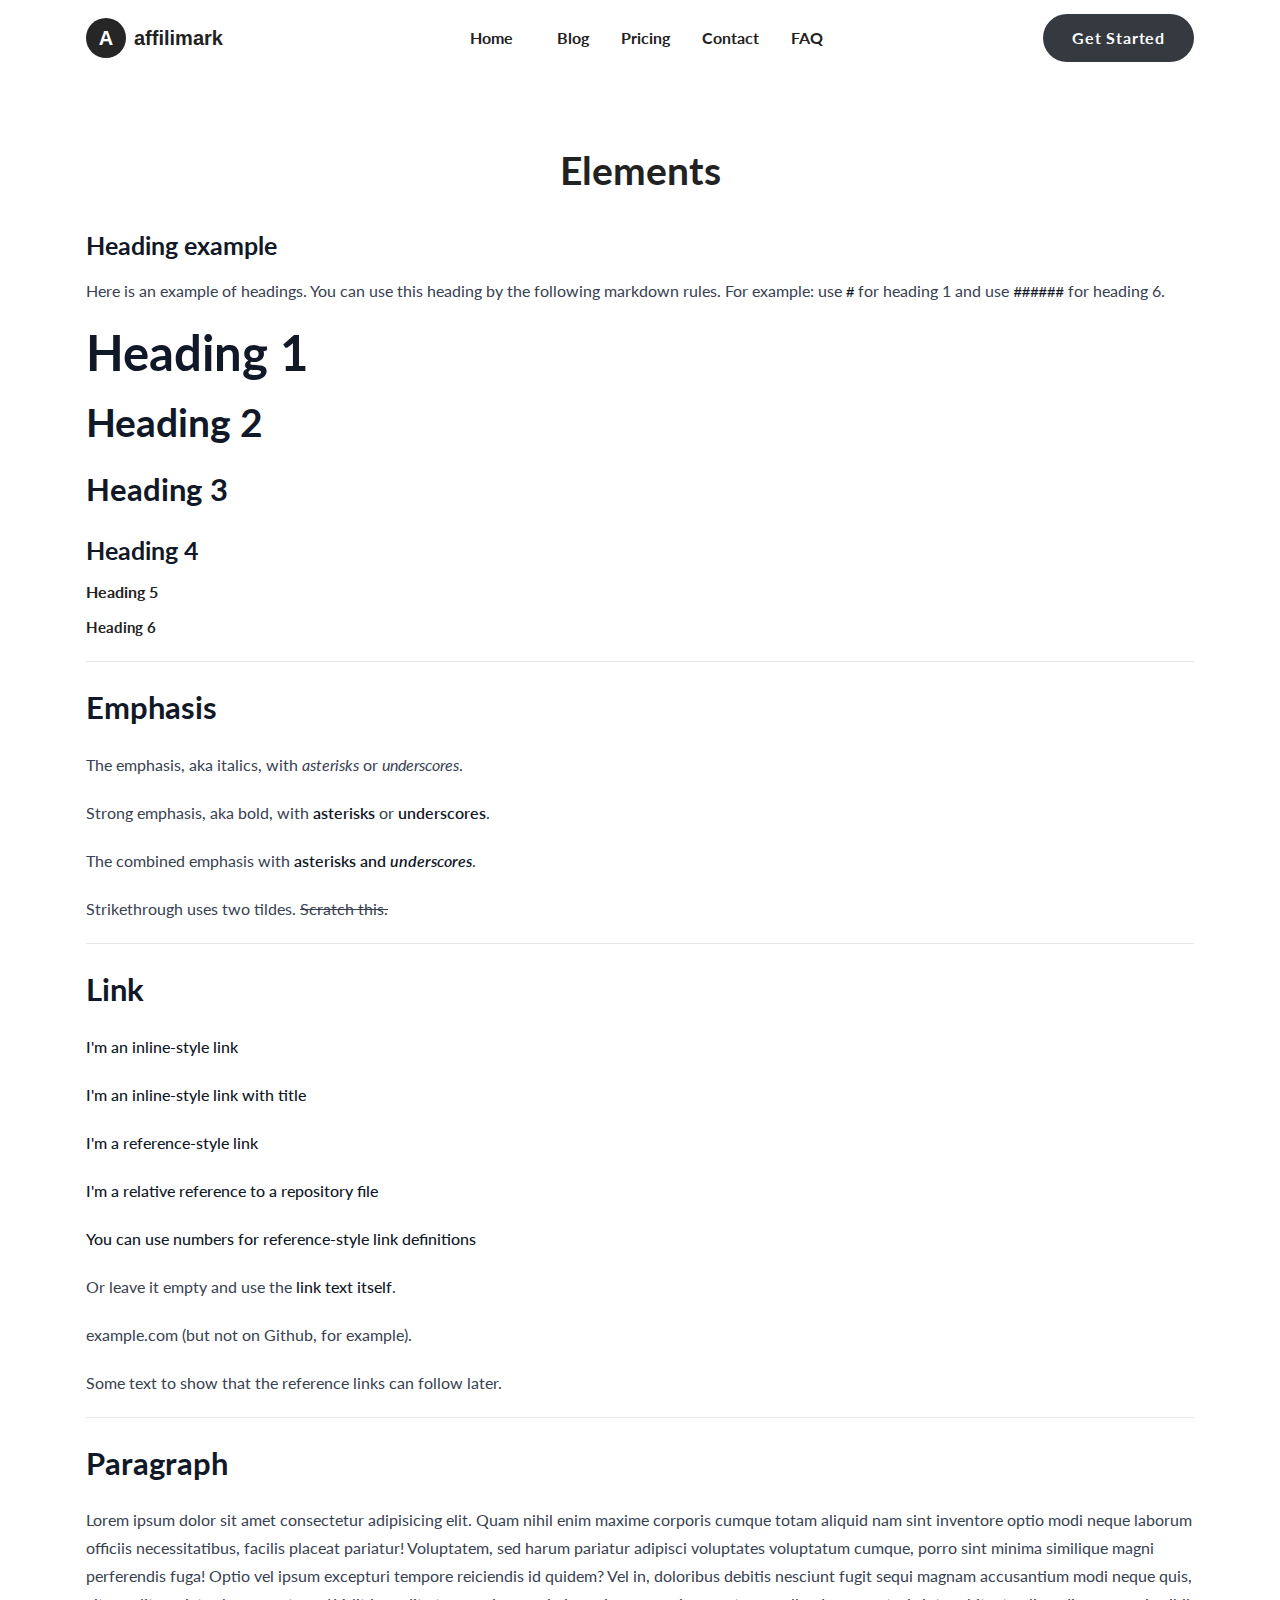
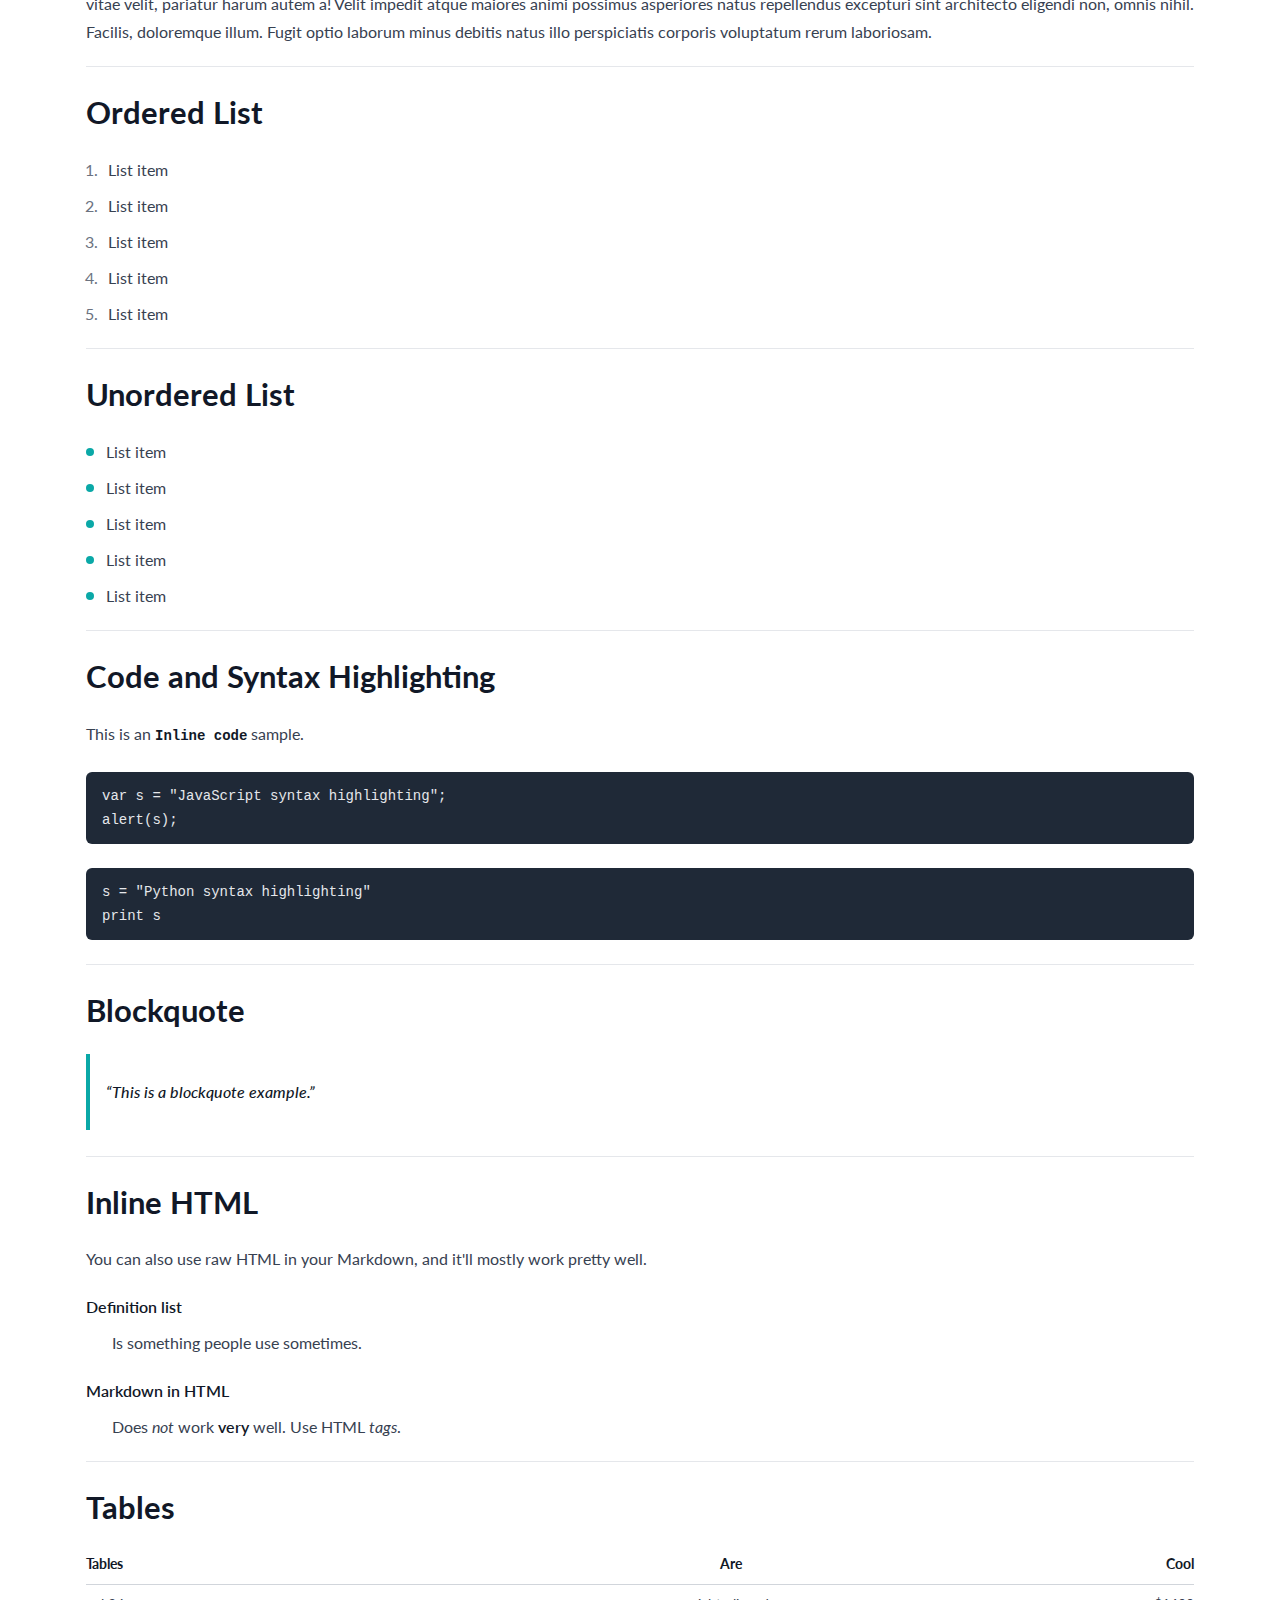
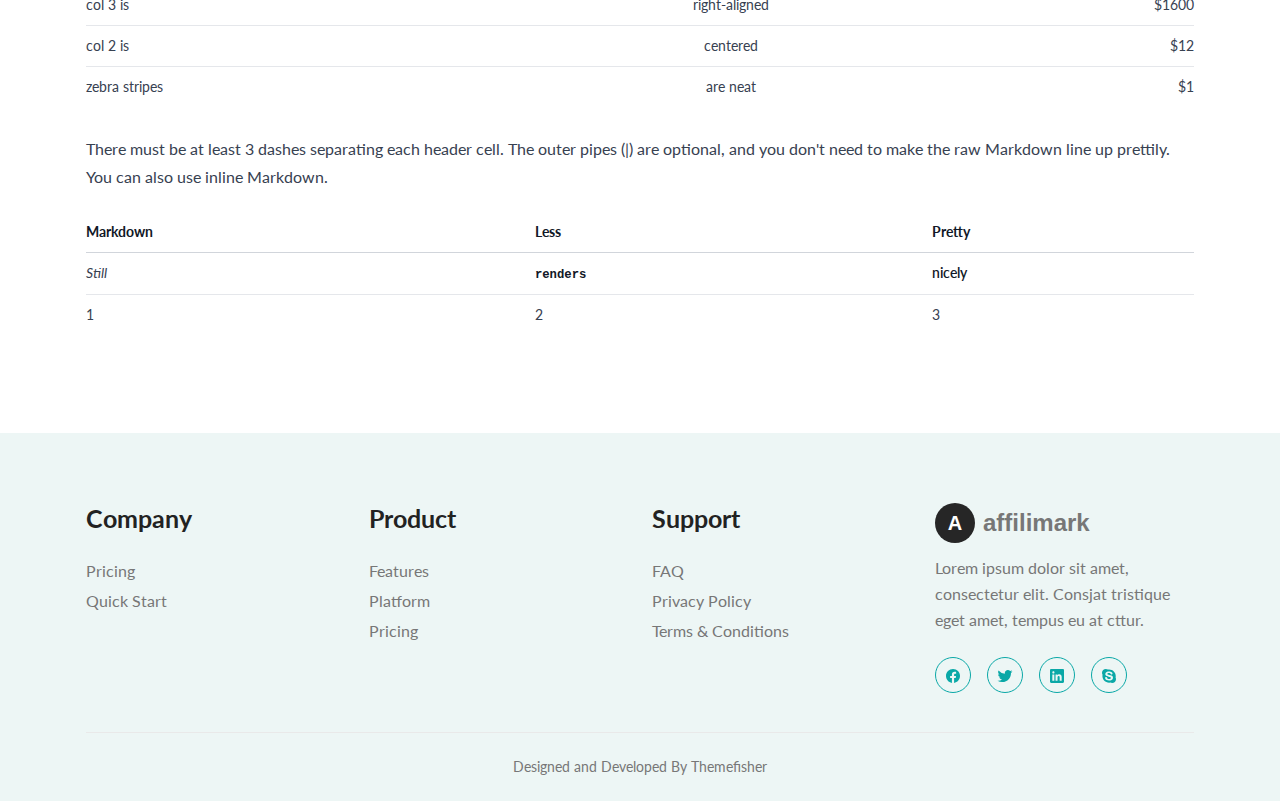
<file: elements.html>
<!DOCTYPE html><html lang="en"><head><meta charSet="utf-8"/><link rel="preconnect" href="https://fonts.gstatic.com" crossorigin="true"/><style>undefined</style><meta name="viewport" content="width=device-width, initial-scale=1, maximum-scale=5"/><title>Elements</title><meta name="description" content="#### Heading exampleHere is an example of headings. You can use this heading by the following markdown rules. For "/><meta name="author" content="Themefisher"/><meta property="og:title" content="Elements"/><meta property="og:description" content="#### Heading exampleHere is an example of headings. You can use this heading by the following markdown rules. For "/><meta property="og:type" content="website"/><meta property="og:url" content="//elements"/><meta name="twitter:title" content="Elements"/><meta name="twitter:description" content="#### Heading exampleHere is an example of headings. You can use this heading by the following markdown rules. For "/><meta property="og:image" content="/"/><meta name="twitter:image" content="/"/><meta name="twitter:card" content="summary_large_image"/><meta name="next-head-count" content="16"/><link rel="shortcut icon" type="image/png" sizes="32x32" href="/images/abstract.png"/><meta name="theme-name" content="next-boilerplate"/><meta name="msapplication-TileColor" content="#000000"/><meta name="theme-color" media="(prefers-color-scheme: light)" content="#fff"/><meta name="theme-color" media="(prefers-color-scheme: dark)" content="#000"/><link rel="preload" href="/_next/static/css/032f64b459318e80.css" as="style"/><link rel="stylesheet" href="/_next/static/css/032f64b459318e80.css" data-n-g=""/><link rel="preload" href="/_next/static/css/c49ea44ddcb26f2f.css" as="style"/><link rel="stylesheet" href="/_next/static/css/c49ea44ddcb26f2f.css" data-n-p=""/><noscript data-n-css=""></noscript><script defer="" nomodule="" src="/_next/static/chunks/polyfills-c67a75d1b6f99dc8.js"></script><script src="/_next/static/chunks/webpack-8fa1640cc84ba8fe.js" defer=""></script><script src="/_next/static/chunks/framework-3b5a00d5d7e8d93b.js" defer=""></script><script src="/_next/static/chunks/main-7f42b959b0669217.js" defer=""></script><script src="/_next/static/chunks/pages/_app-b32c5c91f735bd8a.js" defer=""></script><script src="/_next/static/chunks/ae51ba48-b146860dfe661311.js" defer=""></script><script src="/_next/static/chunks/127-a0dbfc4618f5c409.js" defer=""></script><script src="/_next/static/chunks/535-dcfbf2e967869ed5.js" defer=""></script><script src="/_next/static/chunks/pages/%5Bregular%5D-bee526332c6add74.js" defer=""></script><script src="/_next/static/hS76qsE4fDTnitMdT02K7/_buildManifest.js" defer=""></script><script src="/_next/static/hS76qsE4fDTnitMdT02K7/_ssgManifest.js" defer=""></script></head><body><div id="__next"><header class="header"><nav class="navbar container"><div class="order-0"><a class="navbar-brand block py-1" style="height:48px;width:200px" href="/"><div class="flex items-center gap-x-2"><div class="h-10 once w-10 flex items-center justify-center rounded-full text-white" style="background-color:#262626">A</div><div class="once font-bold">affilimark</div></div></a></div><button id="show-button" class="order-2 flex cursor-pointer items-center md:hidden md:order-1"><svg class="h-6 fill-current" viewBox="0 0 20 20"><title>Menu Close</title><path d="M0 3h20v2H0V3z m0 6h20v2H0V9z m0 6h20v2H0V0z"></path></svg></button><div id="nav-menu" class="order-3 md:order-1 max-h-0"><ul class="navbar-nav block w-full md:flex md:w-auto lg:space-x-2"><li class="nav-item"><a class="nav-link block " href="/">Home</a></li><li class="nav-item"><a class="nav-link block " href="/blogs">Blog</a></li><li class="nav-item"><a class="nav-link block " href="/pricing">Pricing</a></li><li class="nav-item"><a class="nav-link block " href="/contact">Contact</a></li><li class="nav-item"><a class="nav-link block " href="/faq">FAQ</a></li><li class="md:hidden"><a class="btn btn-primary z-0 py-[14px]" rel="" href="/contact">Get Started</a></li></ul></div><div class="d-flex order-1 ml-auto hidden min-w-[200px] items-center justify-end md:ml-0 md:flex md:order-2"><a class="btn btn-primary z-0 py-[14px] tracking-wider" style="background-color:#343a40" rel="" href="/contact">Get Started</a></div></nav></header><main><section class="section"><div class="container"><h1 class="h2 mb-8 text-center">Elements</h1><div class="content"><h4 id="heading-example">Heading example</h4>
<p>Here is an example of headings. You can use this heading by the following markdown rules. For example: use <code>#</code> for heading 1 and use <code>######</code> for heading 6.</p>
<h1 id="heading-1">Heading 1</h1>
<h2 id="heading-2">Heading 2</h2>
<h3 id="heading-3">Heading 3</h3>
<h4 id="heading-4">Heading 4</h4>
<h5 id="heading-5">Heading 5</h5>
<h6 id="heading-6">Heading 6</h6>
<hr/>
<h3 id="emphasis">Emphasis</h3>
<p>The emphasis, aka italics, with <em>asterisks</em> or <em>underscores</em>.</p>
<p>Strong emphasis, aka bold, with <strong>asterisks</strong> or <strong>underscores</strong>.</p>
<p>The combined emphasis with <strong>asterisks and <em>underscores</em></strong>.</p>
<p>Strikethrough uses two tildes. <del>Scratch this.</del></p>
<hr/>
<h3 id="link">Link</h3>
<p><a href="https://www.google.com">I&#x27;m an inline-style link</a></p>
<p><a href="https://www.google.com" title="Google&#x27;s Homepage">I&#x27;m an inline-style link with title</a></p>
<p><a href="https://www.themefisher.com">I&#x27;m a reference-style link</a></p>
<p><a href="../blob/master/LICENSE">I&#x27;m a relative reference to a repository file</a></p>
<p><a href="https://gethugothemes.com">You can use numbers for reference-style link definitions</a></p>
<p>Or leave it empty and use the <a href="https://www.getjekyllthemes.com">link text itself</a>.</p>
<p>example.com (but not on Github, for example).</p>
<p>Some text to show that the reference links can follow later.</p>
<hr/>
<h3 id="paragraph">Paragraph</h3>
<p>Lorem ipsum dolor sit amet consectetur adipisicing elit. Quam nihil enim maxime corporis cumque totam aliquid nam sint inventore optio modi neque laborum officiis necessitatibus, facilis placeat pariatur! Voluptatem, sed harum pariatur adipisci voluptates voluptatum cumque, porro sint minima similique magni perferendis fuga! Optio vel ipsum excepturi tempore reiciendis id quidem? Vel in, doloribus debitis nesciunt fugit sequi magnam accusantium modi neque quis, vitae velit, pariatur harum autem a! Velit impedit atque maiores animi possimus asperiores natus repellendus excepturi sint architecto eligendi non, omnis nihil. Facilis, doloremque illum. Fugit optio laborum minus debitis natus illo perspiciatis corporis voluptatum rerum laboriosam.</p>
<hr/>
<h3 id="ordered-list">Ordered List</h3>
<ol>
<li>List item</li>
<li>List item</li>
<li>List item</li>
<li>List item</li>
<li>List item</li>
</ol>
<hr/>
<h3 id="unordered-list">Unordered List</h3>
<ul>
<li>List item</li>
<li>List item</li>
<li>List item</li>
<li>List item</li>
<li>List item</li>
</ul>
<hr/>
<h3 id="code-and-syntax-highlighting">Code and Syntax Highlighting</h3>
<p>This is an <code>Inline code</code> sample.</p>
<pre><code class="language-javascript">var s = &quot;JavaScript syntax highlighting&quot;;
alert(s);
</code></pre>
<pre><code class="language-python">s = &quot;Python syntax highlighting&quot;
print s
</code></pre>
<hr/>
<h3 id="blockquote">Blockquote</h3>
<blockquote>
<p>This is a blockquote example.</p>
</blockquote>
<hr/>
<h3 id="inline-html">Inline HTML</h3>
<p>You can also use raw HTML in your Markdown, and it&#x27;ll mostly work pretty well.</p>
<dl><dt>Definition list</dt><dd>Is something people use sometimes.</dd><dt>Markdown in HTML</dt><dd>Does <em>not</em> work <strong>very</strong> well. Use HTML <em>tags</em>.</dd></dl>
<hr/>
<h3 id="tables">Tables</h3>
<table><thead><tr><th>Tables</th><th align="center">Are</th><th align="right">Cool</th></tr></thead><tbody><tr><td>col 3 is</td><td align="center">right-aligned</td><td align="right">$1600</td></tr><tr><td>col 2 is</td><td align="center">centered</td><td align="right">$12</td></tr><tr><td>zebra stripes</td><td align="center">are neat</td><td align="right">$1</td></tr></tbody></table>
<p>There must be at least 3 dashes separating each header cell.
The outer pipes (|) are optional, and you don&#x27;t need to make the
raw Markdown line up prettily. You can also use inline Markdown.</p>
<table><thead><tr><th>Markdown</th><th>Less</th><th>Pretty</th></tr></thead><tbody><tr><td><em>Still</em></td><td><code>renders</code></td><td><strong>nicely</strong></td></tr><tr><td>1</td><td>2</td><td>3</td></tr></tbody></table></div></div></section></main><footer class="section bg-theme-light pb-0"><div class="container"><div class="row"><div class="mb-12 sm:col-6 lg:col-3"><h2 class="h4">Company</h2><ul class="mt-6"><li class="mb-1"><a rel="" href="/pricing">Pricing</a></li><li class="mb-1"><a rel="" href="/elements#">Quick Start</a></li></ul></div><div class="mb-12 sm:col-6 lg:col-3"><h2 class="h4">Product</h2><ul class="mt-6"><li class="mb-1"><a rel="" href="/elements#">Features</a></li><li class="mb-1"><a rel="" href="/elements#">Platform</a></li><li class="mb-1"><a rel="" href="/pricing">Pricing</a></li></ul></div><div class="mb-12 sm:col-6 lg:col-3"><h2 class="h4">Support</h2><ul class="mt-6"><li class="mb-1"><a rel="" href="/faq">FAQ</a></li><li class="mb-1"><a rel="" href="/elements#">Privacy Policy</a></li><li class="mb-1"><a rel="" href="/elements#">Terms &amp; Conditions</a></li></ul></div><div class="md-12 sm:col-6 lg:col-3"><a aria-label="Bigspring" href="/"><div class="flex items-center gap-x-2"><div class="once h-10 once w-10 flex items-center justify-center rounded-full text-white text-xl font-semibold" style="background-color:#262626">A</div><div class="once font-bold text-2xl">affilimark</div></div></a><p class="mt-3 mb-6">Lorem ipsum dolor sit amet, consectetur elit. Consjat tristique eget amet, tempus eu at cttur.</p><ul class="social-icons mb-8"><li class="inline-block"><a aria-label="facebook" href="https://facebook.com/" target="_blank" rel="noopener noreferrer nofollow"><svg stroke="currentColor" fill="currentColor" stroke-width="0" viewBox="0 0 512 512" height="1em" width="1em" xmlns="http://www.w3.org/2000/svg"><path fill-rule="evenodd" d="M480 257.35c0-123.7-100.3-224-224-224s-224 100.3-224 224c0 111.8 81.9 204.47 189 221.29V322.12h-56.89v-64.77H221V208c0-56.13 33.45-87.16 84.61-87.16 24.51 0 50.15 4.38 50.15 4.38v55.13H327.5c-27.81 0-36.51 17.26-36.51 35v42h62.12l-9.92 64.77H291v156.54c107.1-16.81 189-109.48 189-221.31z"></path></svg></a></li><li class="inline-block"><a aria-label="twitter" href="https://twitter.com/" target="_blank" rel="noopener noreferrer nofollow"><svg stroke="currentColor" fill="currentColor" stroke-width="0" viewBox="0 0 512 512" height="1em" width="1em" xmlns="http://www.w3.org/2000/svg"><path d="M496 109.5a201.8 201.8 0 01-56.55 15.3 97.51 97.51 0 0043.33-53.6 197.74 197.74 0 01-62.56 23.5A99.14 99.14 0 00348.31 64c-54.42 0-98.46 43.4-98.46 96.9a93.21 93.21 0 002.54 22.1 280.7 280.7 0 01-203-101.3A95.69 95.69 0 0036 130.4c0 33.6 17.53 63.3 44 80.7A97.5 97.5 0 0135.22 199v1.2c0 47 34 86.1 79 95a100.76 100.76 0 01-25.94 3.4 94.38 94.38 0 01-18.51-1.8c12.51 38.5 48.92 66.5 92.05 67.3A199.59 199.59 0 0139.5 405.6a203 203 0 01-23.5-1.4A278.68 278.68 0 00166.74 448c181.36 0 280.44-147.7 280.44-275.8 0-4.2-.11-8.4-.31-12.5A198.48 198.48 0 00496 109.5z"></path></svg></a></li><li class="inline-block"><a aria-label="linkedin" href="https://linkedin.com/" target="_blank" rel="noopener noreferrer nofollow"><svg stroke="currentColor" fill="currentColor" stroke-width="0" viewBox="0 0 512 512" height="1em" width="1em" xmlns="http://www.w3.org/2000/svg"><path d="M444.17 32H70.28C49.85 32 32 46.7 32 66.89v374.72C32 461.91 49.85 480 70.28 480h373.78c20.54 0 35.94-18.21 35.94-38.39V66.89C480.12 46.7 464.6 32 444.17 32zm-273.3 373.43h-64.18V205.88h64.18zM141 175.54h-.46c-20.54 0-33.84-15.29-33.84-34.43 0-19.49 13.65-34.42 34.65-34.42s33.85 14.82 34.31 34.42c-.01 19.14-13.31 34.43-34.66 34.43zm264.43 229.89h-64.18V296.32c0-26.14-9.34-44-32.56-44-17.74 0-28.24 12-32.91 23.69-1.75 4.2-2.22 9.92-2.22 15.76v113.66h-64.18V205.88h64.18v27.77c9.34-13.3 23.93-32.44 57.88-32.44 42.13 0 74 27.77 74 87.64z"></path></svg></a></li><li class="inline-block"><a aria-label="skype" href="https://skype.com/" target="_blank" rel="noopener noreferrer nofollow"><svg stroke="currentColor" fill="currentColor" stroke-width="0" viewBox="0 0 512 512" height="1em" width="1em" xmlns="http://www.w3.org/2000/svg"><path d="M467.16 303.6a205.69 205.69 0 004.9-45.15c0-116.32-95.69-210.7-213.79-210.7a221.83 221.83 0 00-36.52 3A123.58 123.58 0 00155.93 32C87.55 32 32 86.72 32 154.15A119.56 119.56 0 0049 216a211.16 211.16 0 00-4.32 42.35c0 116.44 95.69 210.7 213.67 210.7a214 214 0 0039.09-3.5A125.45 125.45 0 00356.07 480C424.57 480 480 425.28 480 357.85a118 118 0 00-12.84-54.25zM368 359c-9.92 13.76-24.51 24.73-43.41 32.43S283.36 403 257.69 403c-30.69 0-56.36-5.37-76.55-15.87a101 101 0 01-35.24-30.8c-9.11-12.83-13.66-25.66-13.66-38 0-7.7 3-14.35 8.87-19.95 5.84-5.37 13.42-8.17 22.29-8.17 7.35 0 13.65 2.1 18.79 6.42 4.9 4.08 9.1 10.15 12.48 18.08A108.09 108.09 0 00207 336.15q6.32 8.22 17.86 13.65c7.82 3.62 18.2 5.48 31 5.48 17.62 0 32.09-3.73 42.94-11.08 10.74-7.12 15.88-15.75 15.88-26.25 0-8.28-2.69-14.82-8.29-19.95-5.83-5.37-13.42-9.57-22.87-12.37-9.69-3-22.87-6.18-39.21-9.56-22.17-4.67-41-10.27-56-16.57-15.28-6.42-27.65-15.4-36.76-26.48-9.22-11.32-13.77-25.55-13.77-42.24a67.86 67.86 0 0114.47-42.58c9.57-12.25 23.46-21.82 41.55-28.35 17.74-6.53 38.86-9.8 62.66-9.8 19.14 0 35.83 2.22 49.83 6.42s25.91 10.15 35.36 17.38 16.34 14.93 20.77 23 6.66 16.22 6.66 24c0 7.46-2.92 14.35-8.76 20.3a29.65 29.65 0 01-21.94 9.1c-7.93 0-14.12-1.87-18.43-5.6-4-3.5-8.17-8.87-12.72-16.69-5.37-9.91-11.79-17.85-19.14-23.45-7.24-5.36-19.14-8.16-35.71-8.16-15.29 0-27.77 3-37 9-8.87 5.72-13.19 12.37-13.19 20.18a18.26 18.26 0 004.32 12.25 38.13 38.13 0 0012.72 9.57 90.14 90.14 0 0017.15 6.53c6 1.64 15.87 4.09 29.53 7.12 17.38 3.62 33.25 7.82 47.26 12.13 14.24 4.55 26.49 10 36.52 16.45a72.93 72.93 0 0124.16 25.09c5.72 10 8.64 22.63 8.64 37.1A75.09 75.09 0 01368 359z"></path></svg></a></li></ul></div></div><div class="border-t border-border py-6"><p class="text-sm text-center">Designed and Developed By <a href="https://themefisher.com/">Themefisher</a></p></div></div></footer></div><script id="__NEXT_DATA__" type="application/json">{"props":{"pageProps":{"slug":"elements","data":{"frontmatter":{"title":"Elements","draft":false},"content":"\r\n#### Heading example\r\n\r\nHere is an example of headings. You can use this heading by the following markdown rules. For example: use `#` for heading 1 and use `######` for heading 6.\r\n\r\n# Heading 1\r\n\r\n## Heading 2\r\n\r\n### Heading 3\r\n\r\n#### Heading 4\r\n\r\n##### Heading 5\r\n\r\n###### Heading 6\r\n\r\n---\r\n\r\n### Emphasis\r\n\r\nThe emphasis, aka italics, with _asterisks_ or _underscores_.\r\n\r\nStrong emphasis, aka bold, with **asterisks** or **underscores**.\r\n\r\nThe combined emphasis with **asterisks and _underscores_**.\r\n\r\nStrikethrough uses two tildes. ~~Scratch this.~~\r\n\r\n---\r\n\r\n### Link\r\n\r\n[I'm an inline-style link](https://www.google.com)\r\n\r\n[I'm an inline-style link with title](https://www.google.com \"Google's Homepage\")\r\n\r\n[I'm a reference-style link][arbitrary case-insensitive reference text]\r\n\r\n[I'm a relative reference to a repository file](../blob/master/LICENSE)\r\n\r\n[You can use numbers for reference-style link definitions][1]\r\n\r\nOr leave it empty and use the [link text itself].\r\n\r\nexample.com (but not on Github, for example).\r\n\r\nSome text to show that the reference links can follow later.\r\n\r\n[arbitrary case-insensitive reference text]: https://www.themefisher.com\r\n[1]: https://gethugothemes.com\r\n[link text itself]: https://www.getjekyllthemes.com\r\n\r\n---\r\n\r\n### Paragraph\r\n\r\nLorem ipsum dolor sit amet consectetur adipisicing elit. Quam nihil enim maxime corporis cumque totam aliquid nam sint inventore optio modi neque laborum officiis necessitatibus, facilis placeat pariatur! Voluptatem, sed harum pariatur adipisci voluptates voluptatum cumque, porro sint minima similique magni perferendis fuga! Optio vel ipsum excepturi tempore reiciendis id quidem? Vel in, doloribus debitis nesciunt fugit sequi magnam accusantium modi neque quis, vitae velit, pariatur harum autem a! Velit impedit atque maiores animi possimus asperiores natus repellendus excepturi sint architecto eligendi non, omnis nihil. Facilis, doloremque illum. Fugit optio laborum minus debitis natus illo perspiciatis corporis voluptatum rerum laboriosam.\r\n\r\n---\r\n\r\n### Ordered List\r\n\r\n1. List item\r\n2. List item\r\n3. List item\r\n4. List item\r\n5. List item\r\n\r\n---\r\n\r\n### Unordered List\r\n\r\n- List item\r\n- List item\r\n- List item\r\n- List item\r\n- List item\r\n\r\n---\r\n\r\n### Code and Syntax Highlighting\r\n\r\nThis is an `Inline code` sample.\r\n\r\n```javascript\r\nvar s = \"JavaScript syntax highlighting\";\r\nalert(s);\r\n```\r\n\r\n```python\r\ns = \"Python syntax highlighting\"\r\nprint s\r\n```\r\n\r\n---\r\n\r\n### Blockquote\r\n\r\n\u003e This is a blockquote example.\r\n\r\n---\r\n\r\n### Inline HTML\r\n\r\nYou can also use raw HTML in your Markdown, and it'll mostly work pretty well.\r\n\r\n\u003cdl\u003e\r\n  \u003cdt\u003eDefinition list\u003c/dt\u003e\r\n  \u003cdd\u003eIs something people use sometimes.\u003c/dd\u003e\r\n\r\n  \u003cdt\u003eMarkdown in HTML\u003c/dt\u003e\r\n  \u003cdd\u003eDoes *not* work **very** well. Use HTML \u003cem\u003etags\u003c/em\u003e.\u003c/dd\u003e\r\n\u003c/dl\u003e\r\n\r\n---\r\n\r\n### Tables\r\n\r\n| Tables        |      Are      |  Cool |\r\n| ------------- | :-----------: | ----: |\r\n| col 3 is      | right-aligned | $1600 |\r\n| col 2 is      |   centered    |   $12 |\r\n| zebra stripes |   are neat    |    $1 |\r\n\r\nThere must be at least 3 dashes separating each header cell.\r\nThe outer pipes (|) are optional, and you don't need to make the\r\nraw Markdown line up prettily. You can also use inline Markdown.\r\n\r\n| Markdown | Less      | Pretty     |\r\n| -------- | --------- | ---------- |\r\n| _Still_  | `renders` | **nicely** |\r\n| 1        | 2         | 3          |\r\n","mdxContent":{"compiledSource":"/*@jsxRuntime automatic @jsxImportSource react*/\nconst {Fragment: _Fragment, jsx: _jsx, jsxs: _jsxs} = arguments[0];\nconst {useMDXComponents: _provideComponents} = arguments[0];\nfunction _createMdxContent(props) {\n  const _components = Object.assign({\n    h4: \"h4\",\n    p: \"p\",\n    code: \"code\",\n    h1: \"h1\",\n    h2: \"h2\",\n    h3: \"h3\",\n    h5: \"h5\",\n    h6: \"h6\",\n    hr: \"hr\",\n    em: \"em\",\n    strong: \"strong\",\n    del: \"del\",\n    a: \"a\",\n    ol: \"ol\",\n    li: \"li\",\n    ul: \"ul\",\n    pre: \"pre\",\n    blockquote: \"blockquote\",\n    table: \"table\",\n    thead: \"thead\",\n    tr: \"tr\",\n    th: \"th\",\n    tbody: \"tbody\",\n    td: \"td\"\n  }, _provideComponents(), props.components);\n  return _jsxs(_Fragment, {\n    children: [_jsx(_components.h4, {\n      id: \"heading-example\",\n      children: \"Heading example\"\n    }), \"\\n\", _jsxs(_components.p, {\n      children: [\"Here is an example of headings. You can use this heading by the following markdown rules. For example: use \", _jsx(_components.code, {\n        children: \"#\"\n      }), \" for heading 1 and use \", _jsx(_components.code, {\n        children: \"######\"\n      }), \" for heading 6.\"]\n    }), \"\\n\", _jsx(_components.h1, {\n      id: \"heading-1\",\n      children: \"Heading 1\"\n    }), \"\\n\", _jsx(_components.h2, {\n      id: \"heading-2\",\n      children: \"Heading 2\"\n    }), \"\\n\", _jsx(_components.h3, {\n      id: \"heading-3\",\n      children: \"Heading 3\"\n    }), \"\\n\", _jsx(_components.h4, {\n      id: \"heading-4\",\n      children: \"Heading 4\"\n    }), \"\\n\", _jsx(_components.h5, {\n      id: \"heading-5\",\n      children: \"Heading 5\"\n    }), \"\\n\", _jsx(_components.h6, {\n      id: \"heading-6\",\n      children: \"Heading 6\"\n    }), \"\\n\", _jsx(_components.hr, {}), \"\\n\", _jsx(_components.h3, {\n      id: \"emphasis\",\n      children: \"Emphasis\"\n    }), \"\\n\", _jsxs(_components.p, {\n      children: [\"The emphasis, aka italics, with \", _jsx(_components.em, {\n        children: \"asterisks\"\n      }), \" or \", _jsx(_components.em, {\n        children: \"underscores\"\n      }), \".\"]\n    }), \"\\n\", _jsxs(_components.p, {\n      children: [\"Strong emphasis, aka bold, with \", _jsx(_components.strong, {\n        children: \"asterisks\"\n      }), \" or \", _jsx(_components.strong, {\n        children: \"underscores\"\n      }), \".\"]\n    }), \"\\n\", _jsxs(_components.p, {\n      children: [\"The combined emphasis with \", _jsxs(_components.strong, {\n        children: [\"asterisks and \", _jsx(_components.em, {\n          children: \"underscores\"\n        })]\n      }), \".\"]\n    }), \"\\n\", _jsxs(_components.p, {\n      children: [\"Strikethrough uses two tildes. \", _jsx(_components.del, {\n        children: \"Scratch this.\"\n      })]\n    }), \"\\n\", _jsx(_components.hr, {}), \"\\n\", _jsx(_components.h3, {\n      id: \"link\",\n      children: \"Link\"\n    }), \"\\n\", _jsx(_components.p, {\n      children: _jsx(_components.a, {\n        href: \"https://www.google.com\",\n        children: \"I'm an inline-style link\"\n      })\n    }), \"\\n\", _jsx(_components.p, {\n      children: _jsx(_components.a, {\n        href: \"https://www.google.com\",\n        title: \"Google's Homepage\",\n        children: \"I'm an inline-style link with title\"\n      })\n    }), \"\\n\", _jsx(_components.p, {\n      children: _jsx(_components.a, {\n        href: \"https://www.themefisher.com\",\n        children: \"I'm a reference-style link\"\n      })\n    }), \"\\n\", _jsx(_components.p, {\n      children: _jsx(_components.a, {\n        href: \"../blob/master/LICENSE\",\n        children: \"I'm a relative reference to a repository file\"\n      })\n    }), \"\\n\", _jsx(_components.p, {\n      children: _jsx(_components.a, {\n        href: \"https://gethugothemes.com\",\n        children: \"You can use numbers for reference-style link definitions\"\n      })\n    }), \"\\n\", _jsxs(_components.p, {\n      children: [\"Or leave it empty and use the \", _jsx(_components.a, {\n        href: \"https://www.getjekyllthemes.com\",\n        children: \"link text itself\"\n      }), \".\"]\n    }), \"\\n\", _jsx(_components.p, {\n      children: \"example.com (but not on Github, for example).\"\n    }), \"\\n\", _jsx(_components.p, {\n      children: \"Some text to show that the reference links can follow later.\"\n    }), \"\\n\", _jsx(_components.hr, {}), \"\\n\", _jsx(_components.h3, {\n      id: \"paragraph\",\n      children: \"Paragraph\"\n    }), \"\\n\", _jsx(_components.p, {\n      children: \"Lorem ipsum dolor sit amet consectetur adipisicing elit. Quam nihil enim maxime corporis cumque totam aliquid nam sint inventore optio modi neque laborum officiis necessitatibus, facilis placeat pariatur! Voluptatem, sed harum pariatur adipisci voluptates voluptatum cumque, porro sint minima similique magni perferendis fuga! Optio vel ipsum excepturi tempore reiciendis id quidem? Vel in, doloribus debitis nesciunt fugit sequi magnam accusantium modi neque quis, vitae velit, pariatur harum autem a! Velit impedit atque maiores animi possimus asperiores natus repellendus excepturi sint architecto eligendi non, omnis nihil. Facilis, doloremque illum. Fugit optio laborum minus debitis natus illo perspiciatis corporis voluptatum rerum laboriosam.\"\n    }), \"\\n\", _jsx(_components.hr, {}), \"\\n\", _jsx(_components.h3, {\n      id: \"ordered-list\",\n      children: \"Ordered List\"\n    }), \"\\n\", _jsxs(_components.ol, {\n      children: [\"\\n\", _jsx(_components.li, {\n        children: \"List item\"\n      }), \"\\n\", _jsx(_components.li, {\n        children: \"List item\"\n      }), \"\\n\", _jsx(_components.li, {\n        children: \"List item\"\n      }), \"\\n\", _jsx(_components.li, {\n        children: \"List item\"\n      }), \"\\n\", _jsx(_components.li, {\n        children: \"List item\"\n      }), \"\\n\"]\n    }), \"\\n\", _jsx(_components.hr, {}), \"\\n\", _jsx(_components.h3, {\n      id: \"unordered-list\",\n      children: \"Unordered List\"\n    }), \"\\n\", _jsxs(_components.ul, {\n      children: [\"\\n\", _jsx(_components.li, {\n        children: \"List item\"\n      }), \"\\n\", _jsx(_components.li, {\n        children: \"List item\"\n      }), \"\\n\", _jsx(_components.li, {\n        children: \"List item\"\n      }), \"\\n\", _jsx(_components.li, {\n        children: \"List item\"\n      }), \"\\n\", _jsx(_components.li, {\n        children: \"List item\"\n      }), \"\\n\"]\n    }), \"\\n\", _jsx(_components.hr, {}), \"\\n\", _jsx(_components.h3, {\n      id: \"code-and-syntax-highlighting\",\n      children: \"Code and Syntax Highlighting\"\n    }), \"\\n\", _jsxs(_components.p, {\n      children: [\"This is an \", _jsx(_components.code, {\n        children: \"Inline code\"\n      }), \" sample.\"]\n    }), \"\\n\", _jsx(_components.pre, {\n      children: _jsx(_components.code, {\n        className: \"language-javascript\",\n        children: \"var s = \\\"JavaScript syntax highlighting\\\";\\r\\nalert(s);\\n\"\n      })\n    }), \"\\n\", _jsx(_components.pre, {\n      children: _jsx(_components.code, {\n        className: \"language-python\",\n        children: \"s = \\\"Python syntax highlighting\\\"\\r\\nprint s\\n\"\n      })\n    }), \"\\n\", _jsx(_components.hr, {}), \"\\n\", _jsx(_components.h3, {\n      id: \"blockquote\",\n      children: \"Blockquote\"\n    }), \"\\n\", _jsxs(_components.blockquote, {\n      children: [\"\\n\", _jsx(_components.p, {\n        children: \"This is a blockquote example.\"\n      }), \"\\n\"]\n    }), \"\\n\", _jsx(_components.hr, {}), \"\\n\", _jsx(_components.h3, {\n      id: \"inline-html\",\n      children: \"Inline HTML\"\n    }), \"\\n\", _jsx(_components.p, {\n      children: \"You can also use raw HTML in your Markdown, and it'll mostly work pretty well.\"\n    }), \"\\n\", _jsxs(\"dl\", {\n      children: [_jsx(\"dt\", {\n        children: \"Definition list\"\n      }), _jsx(\"dd\", {\n        children: \"Is something people use sometimes.\"\n      }), _jsx(\"dt\", {\n        children: \"Markdown in HTML\"\n      }), _jsxs(\"dd\", {\n        children: [\"Does \", _jsx(_components.em, {\n          children: \"not\"\n        }), \" work \", _jsx(_components.strong, {\n          children: \"very\"\n        }), \" well. Use HTML \", _jsx(\"em\", {\n          children: \"tags\"\n        }), \".\"]\n      })]\n    }), \"\\n\", _jsx(_components.hr, {}), \"\\n\", _jsx(_components.h3, {\n      id: \"tables\",\n      children: \"Tables\"\n    }), \"\\n\", _jsxs(_components.table, {\n      children: [_jsx(_components.thead, {\n        children: _jsxs(_components.tr, {\n          children: [_jsx(_components.th, {\n            children: \"Tables\"\n          }), _jsx(_components.th, {\n            align: \"center\",\n            children: \"Are\"\n          }), _jsx(_components.th, {\n            align: \"right\",\n            children: \"Cool\"\n          })]\n        })\n      }), _jsxs(_components.tbody, {\n        children: [_jsxs(_components.tr, {\n          children: [_jsx(_components.td, {\n            children: \"col 3 is\"\n          }), _jsx(_components.td, {\n            align: \"center\",\n            children: \"right-aligned\"\n          }), _jsx(_components.td, {\n            align: \"right\",\n            children: \"$1600\"\n          })]\n        }), _jsxs(_components.tr, {\n          children: [_jsx(_components.td, {\n            children: \"col 2 is\"\n          }), _jsx(_components.td, {\n            align: \"center\",\n            children: \"centered\"\n          }), _jsx(_components.td, {\n            align: \"right\",\n            children: \"$12\"\n          })]\n        }), _jsxs(_components.tr, {\n          children: [_jsx(_components.td, {\n            children: \"zebra stripes\"\n          }), _jsx(_components.td, {\n            align: \"center\",\n            children: \"are neat\"\n          }), _jsx(_components.td, {\n            align: \"right\",\n            children: \"$1\"\n          })]\n        })]\n      })]\n    }), \"\\n\", _jsx(_components.p, {\n      children: \"There must be at least 3 dashes separating each header cell.\\r\\nThe outer pipes (|) are optional, and you don't need to make the\\r\\nraw Markdown line up prettily. You can also use inline Markdown.\"\n    }), \"\\n\", _jsxs(_components.table, {\n      children: [_jsx(_components.thead, {\n        children: _jsxs(_components.tr, {\n          children: [_jsx(_components.th, {\n            children: \"Markdown\"\n          }), _jsx(_components.th, {\n            children: \"Less\"\n          }), _jsx(_components.th, {\n            children: \"Pretty\"\n          })]\n        })\n      }), _jsxs(_components.tbody, {\n        children: [_jsxs(_components.tr, {\n          children: [_jsx(_components.td, {\n            children: _jsx(_components.em, {\n              children: \"Still\"\n            })\n          }), _jsx(_components.td, {\n            children: _jsx(_components.code, {\n              children: \"renders\"\n            })\n          }), _jsx(_components.td, {\n            children: _jsx(_components.strong, {\n              children: \"nicely\"\n            })\n          })]\n        }), _jsxs(_components.tr, {\n          children: [_jsx(_components.td, {\n            children: \"1\"\n          }), _jsx(_components.td, {\n            children: \"2\"\n          }), _jsx(_components.td, {\n            children: \"3\"\n          })]\n        })]\n      })]\n    })]\n  });\n}\nfunction MDXContent(props = {}) {\n  const {wrapper: MDXLayout} = Object.assign({}, _provideComponents(), props.components);\n  return MDXLayout ? _jsx(MDXLayout, Object.assign({}, props, {\n    children: _jsx(_createMdxContent, props)\n  })) : _createMdxContent(props);\n}\nreturn {\n  default: MDXContent\n};\n","frontmatter":{},"scope":{}}}},"__N_SSG":true},"page":"/[regular]","query":{"regular":"elements"},"buildId":"hS76qsE4fDTnitMdT02K7","isFallback":false,"gsp":true,"scriptLoader":[]}</script></body></html>
</file>
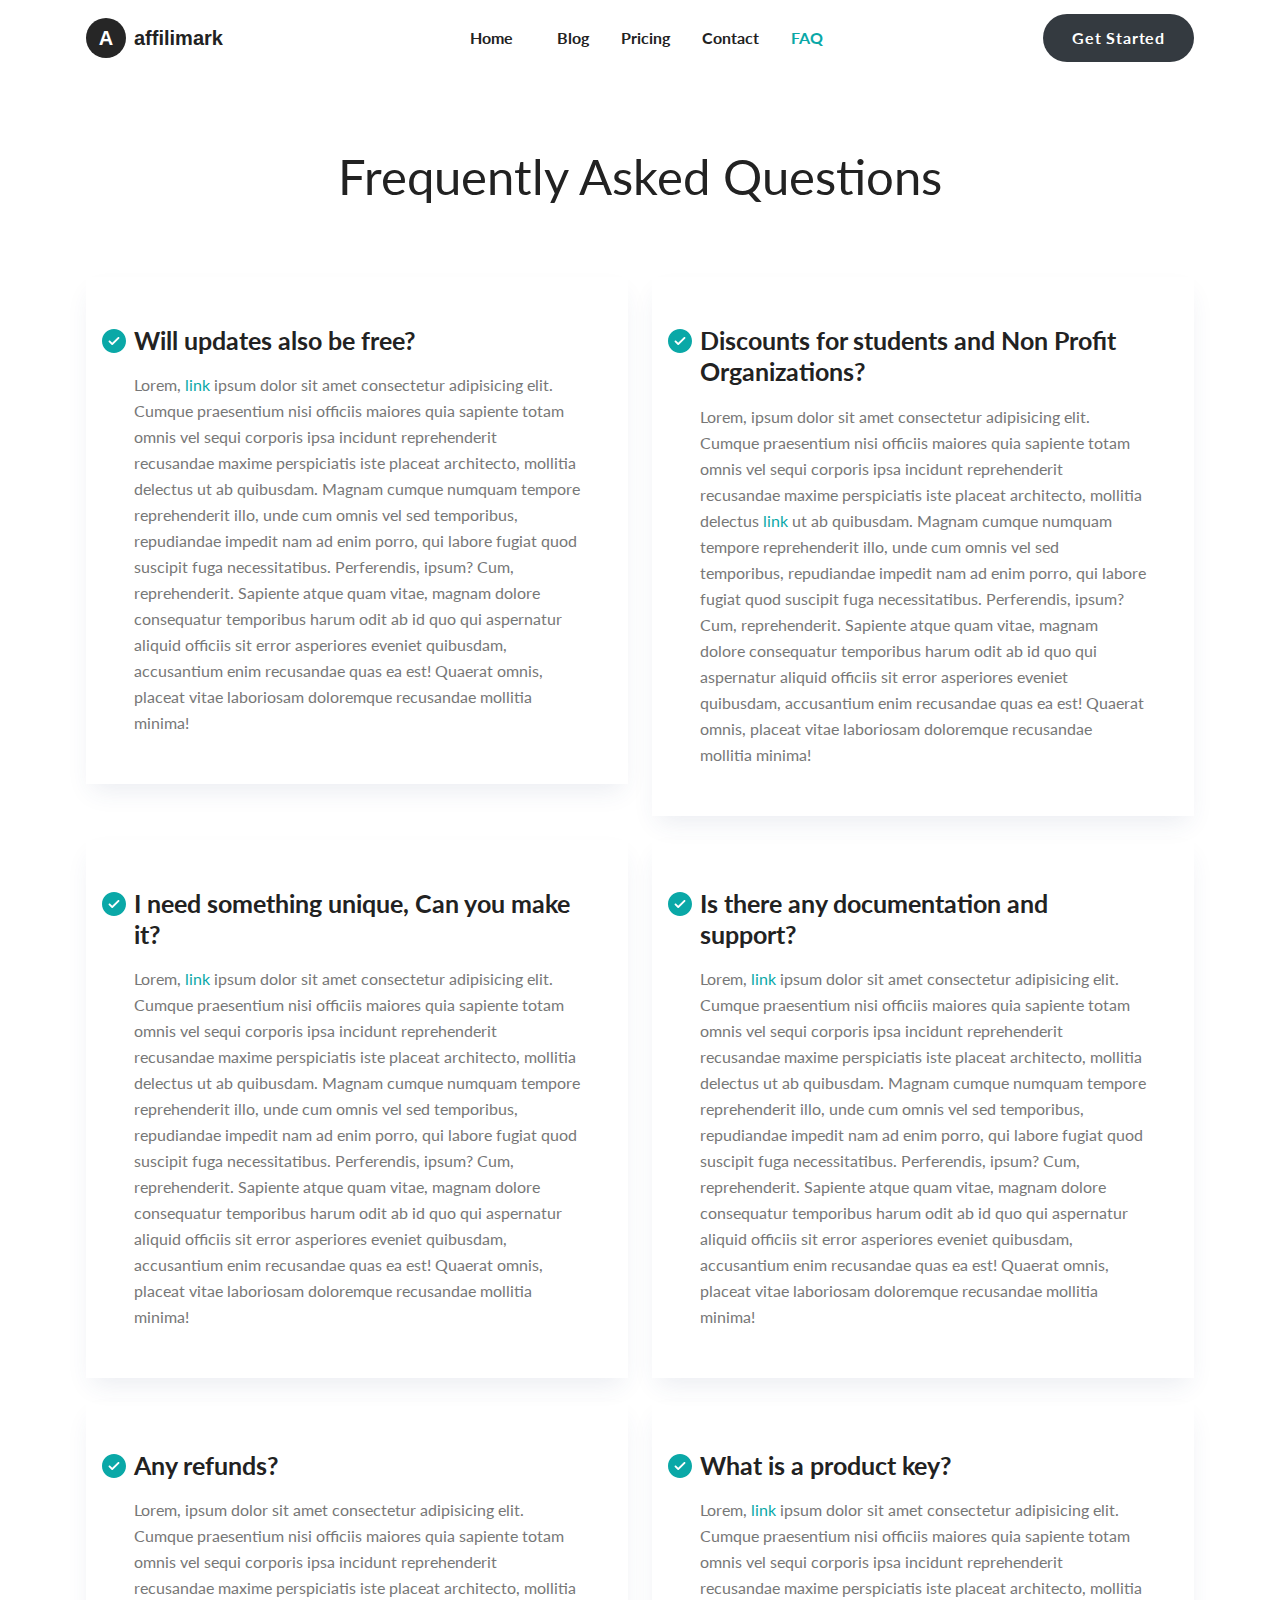
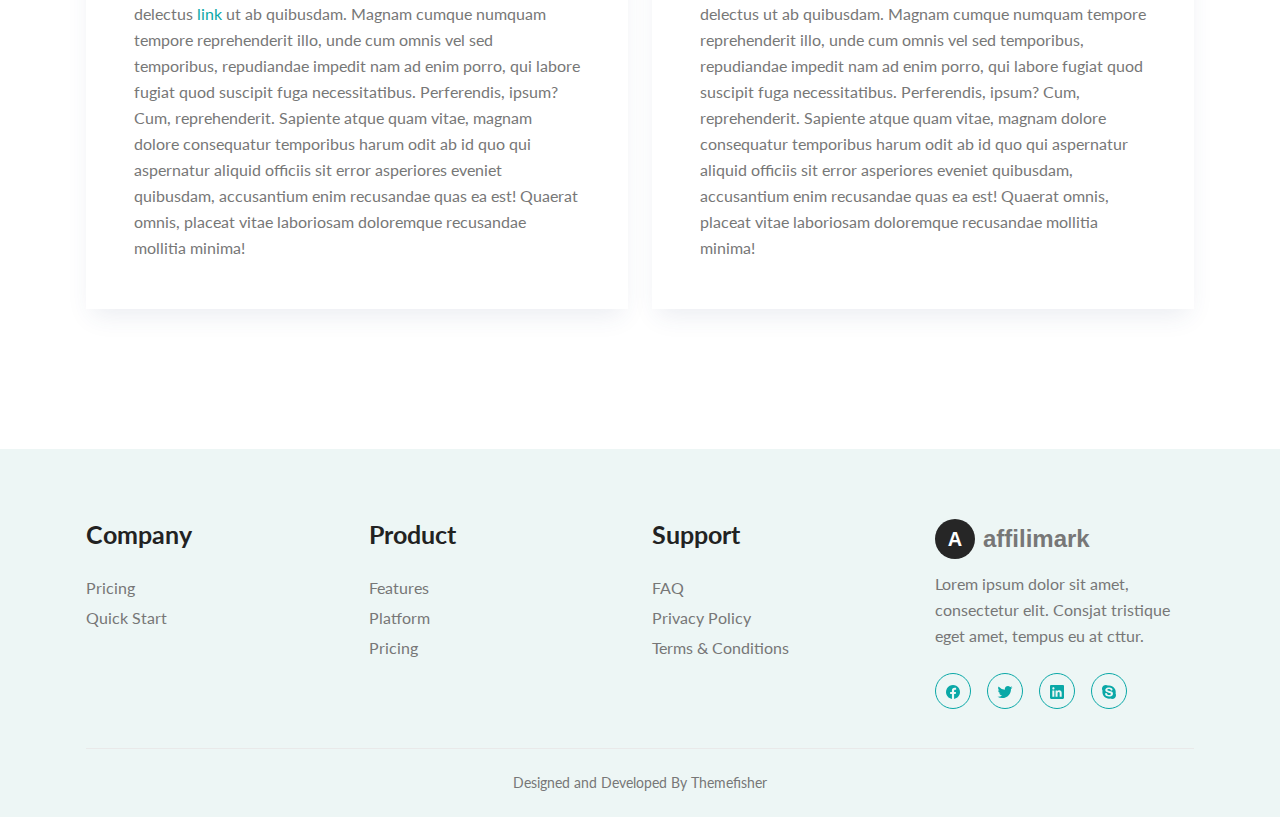
<file: faq.html>
<!DOCTYPE html><html lang="en"><head><meta charSet="utf-8"/><link rel="preconnect" href="https://fonts.gstatic.com" crossorigin="true"/><style>undefined</style><meta name="viewport" content="width=device-width, initial-scale=1, maximum-scale=5"/><title>Frequently Asked Questions</title><meta name="description" content="A SAAS template for nextjs"/><meta name="author" content="Themefisher"/><meta property="og:title" content="Frequently Asked Questions"/><meta property="og:description" content="A SAAS template for nextjs"/><meta property="og:type" content="website"/><meta property="og:url" content="//faq"/><meta name="twitter:title" content="Frequently Asked Questions"/><meta name="twitter:description" content="A SAAS template for nextjs"/><meta property="og:image" content="/"/><meta name="twitter:image" content="/"/><meta name="twitter:card" content="summary_large_image"/><meta name="next-head-count" content="16"/><link rel="shortcut icon" type="image/png" sizes="32x32" href="/images/abstract.png"/><meta name="theme-name" content="next-boilerplate"/><meta name="msapplication-TileColor" content="#000000"/><meta name="theme-color" media="(prefers-color-scheme: light)" content="#fff"/><meta name="theme-color" media="(prefers-color-scheme: dark)" content="#000"/><link rel="preload" href="/_next/static/css/032f64b459318e80.css" as="style"/><link rel="stylesheet" href="/_next/static/css/032f64b459318e80.css" data-n-g=""/><link rel="preload" href="/_next/static/css/c49ea44ddcb26f2f.css" as="style"/><link rel="stylesheet" href="/_next/static/css/c49ea44ddcb26f2f.css" data-n-p=""/><noscript data-n-css=""></noscript><script defer="" nomodule="" src="/_next/static/chunks/polyfills-c67a75d1b6f99dc8.js"></script><script src="/_next/static/chunks/webpack-8fa1640cc84ba8fe.js" defer=""></script><script src="/_next/static/chunks/framework-3b5a00d5d7e8d93b.js" defer=""></script><script src="/_next/static/chunks/main-7f42b959b0669217.js" defer=""></script><script src="/_next/static/chunks/pages/_app-b32c5c91f735bd8a.js" defer=""></script><script src="/_next/static/chunks/ae51ba48-b146860dfe661311.js" defer=""></script><script src="/_next/static/chunks/127-a0dbfc4618f5c409.js" defer=""></script><script src="/_next/static/chunks/535-dcfbf2e967869ed5.js" defer=""></script><script src="/_next/static/chunks/pages/%5Bregular%5D-bee526332c6add74.js" defer=""></script><script src="/_next/static/hS76qsE4fDTnitMdT02K7/_buildManifest.js" defer=""></script><script src="/_next/static/hS76qsE4fDTnitMdT02K7/_ssgManifest.js" defer=""></script></head><body><div id="__next"><header class="header"><nav class="navbar container"><div class="order-0"><a class="navbar-brand block py-1" style="height:48px;width:200px" href="/"><div class="flex items-center gap-x-2"><div class="h-10 once w-10 flex items-center justify-center rounded-full text-white" style="background-color:#262626">A</div><div class="once font-bold">affilimark</div></div></a></div><button id="show-button" class="order-2 flex cursor-pointer items-center md:hidden md:order-1"><svg class="h-6 fill-current" viewBox="0 0 20 20"><title>Menu Close</title><path d="M0 3h20v2H0V3z m0 6h20v2H0V9z m0 6h20v2H0V0z"></path></svg></button><div id="nav-menu" class="order-3 md:order-1 max-h-0"><ul class="navbar-nav block w-full md:flex md:w-auto lg:space-x-2"><li class="nav-item"><a class="nav-link block " href="/">Home</a></li><li class="nav-item"><a class="nav-link block " href="/blogs">Blog</a></li><li class="nav-item"><a class="nav-link block " href="/pricing">Pricing</a></li><li class="nav-item"><a class="nav-link block " href="/contact">Contact</a></li><li class="nav-item"><a class="nav-link block nav-link-active" href="/faq">FAQ</a></li><li class="md:hidden"><a class="btn btn-primary z-0 py-[14px]" rel="" href="/contact">Get Started</a></li></ul></div><div class="d-flex order-1 ml-auto hidden min-w-[200px] items-center justify-end md:ml-0 md:flex md:order-2"><a class="btn btn-primary z-0 py-[14px] tracking-wider" style="background-color:#343a40" rel="" href="/contact">Get Started</a></div></nav></header><main><section class="section"><div class="container"><h1 class="text-center font-normal">Frequently Asked Questions</h1><div class="section row -mt-6"><div class="col-12 mt-6 md:col-6"><div class="p-12 shadow"><div class="faq-head relative"><h4>Will updates also be free?</h4></div><p class="faq-body mt-4">Lorem, <a href="https://www.example.com">link</a> ipsum dolor sit amet consectetur adipisicing elit. Cumque praesentium nisi officiis maiores quia sapiente totam omnis vel sequi corporis ipsa incidunt reprehenderit recusandae maxime perspiciatis iste placeat architecto, mollitia delectus ut ab quibusdam. Magnam cumque numquam tempore reprehenderit illo, unde cum omnis vel sed temporibus, repudiandae impedit nam ad enim porro, qui labore fugiat quod suscipit fuga necessitatibus. Perferendis, ipsum? Cum, reprehenderit. Sapiente atque quam vitae, magnam dolore consequatur temporibus harum odit ab id quo qui aspernatur aliquid officiis sit error asperiores eveniet quibusdam, accusantium enim recusandae quas ea est! Quaerat omnis, placeat vitae laboriosam doloremque recusandae mollitia minima!</p></div></div><div class="col-12 mt-6 md:col-6"><div class="p-12 shadow"><div class="faq-head relative"><h4>Discounts for students and Non Profit Organizations?</h4></div><p class="faq-body mt-4">Lorem, ipsum dolor sit amet consectetur adipisicing elit. Cumque praesentium nisi officiis maiores quia sapiente totam omnis vel sequi corporis ipsa incidunt reprehenderit recusandae maxime perspiciatis iste placeat architecto, mollitia delectus <a href="https://www.example.com">link</a> ut ab quibusdam. Magnam cumque numquam tempore reprehenderit illo, unde cum omnis vel sed temporibus, repudiandae impedit nam ad enim porro, qui labore fugiat quod suscipit fuga necessitatibus. Perferendis, ipsum? Cum, reprehenderit. Sapiente atque quam vitae, magnam dolore consequatur temporibus harum odit ab id quo qui aspernatur aliquid officiis sit error asperiores eveniet quibusdam, accusantium enim recusandae quas ea est! Quaerat omnis, placeat vitae laboriosam doloremque recusandae mollitia minima!</p></div></div><div class="col-12 mt-6 md:col-6"><div class="p-12 shadow"><div class="faq-head relative"><h4>I need something unique, Can you make it?</h4></div><p class="faq-body mt-4">Lorem, <a href="https://www.example.com">link</a> ipsum dolor sit amet consectetur adipisicing elit. Cumque praesentium nisi officiis maiores quia sapiente totam omnis vel sequi corporis ipsa incidunt reprehenderit recusandae maxime perspiciatis iste placeat architecto, mollitia delectus ut ab quibusdam. Magnam cumque numquam tempore reprehenderit illo, unde cum omnis vel sed temporibus, repudiandae impedit nam ad enim porro, qui labore fugiat quod suscipit fuga necessitatibus. Perferendis, ipsum? Cum, reprehenderit. Sapiente atque quam vitae, magnam dolore consequatur temporibus harum odit ab id quo qui aspernatur aliquid officiis sit error asperiores eveniet quibusdam, accusantium enim recusandae quas ea est! Quaerat omnis, placeat vitae laboriosam doloremque recusandae mollitia minima!</p></div></div><div class="col-12 mt-6 md:col-6"><div class="p-12 shadow"><div class="faq-head relative"><h4>Is there any documentation and support?</h4></div><p class="faq-body mt-4">Lorem, <a href="https://www.example.com">link</a> ipsum dolor sit amet consectetur adipisicing elit. Cumque praesentium nisi officiis maiores quia sapiente totam omnis vel sequi corporis ipsa incidunt reprehenderit recusandae maxime perspiciatis iste placeat architecto, mollitia delectus ut ab quibusdam. Magnam cumque numquam tempore reprehenderit illo, unde cum omnis vel sed temporibus, repudiandae impedit nam ad enim porro, qui labore fugiat quod suscipit fuga necessitatibus. Perferendis, ipsum? Cum, reprehenderit. Sapiente atque quam vitae, magnam dolore consequatur temporibus harum odit ab id quo qui aspernatur aliquid officiis sit error asperiores eveniet quibusdam, accusantium enim recusandae quas ea est! Quaerat omnis, placeat vitae laboriosam doloremque recusandae mollitia minima!</p></div></div><div class="col-12 mt-6 md:col-6"><div class="p-12 shadow"><div class="faq-head relative"><h4>Any refunds?</h4></div><p class="faq-body mt-4">Lorem, ipsum dolor sit amet consectetur adipisicing elit. Cumque praesentium nisi officiis maiores quia sapiente totam omnis vel sequi corporis ipsa incidunt reprehenderit recusandae maxime perspiciatis iste placeat architecto, mollitia delectus <a href="https://www.example.com">link</a> ut ab quibusdam. Magnam cumque numquam tempore reprehenderit illo, unde cum omnis vel sed temporibus, repudiandae impedit nam ad enim porro, qui labore fugiat quod suscipit fuga necessitatibus. Perferendis, ipsum? Cum, reprehenderit. Sapiente atque quam vitae, magnam dolore consequatur temporibus harum odit ab id quo qui aspernatur aliquid officiis sit error asperiores eveniet quibusdam, accusantium enim recusandae quas ea est! Quaerat omnis, placeat vitae laboriosam doloremque recusandae mollitia minima!</p></div></div><div class="col-12 mt-6 md:col-6"><div class="p-12 shadow"><div class="faq-head relative"><h4>What is a product key?</h4></div><p class="faq-body mt-4">Lorem, <a href="https://www.example.com">link</a> ipsum dolor sit amet consectetur adipisicing elit. Cumque praesentium nisi officiis maiores quia sapiente totam omnis vel sequi corporis ipsa incidunt reprehenderit recusandae maxime perspiciatis iste placeat architecto, mollitia delectus ut ab quibusdam. Magnam cumque numquam tempore reprehenderit illo, unde cum omnis vel sed temporibus, repudiandae impedit nam ad enim porro, qui labore fugiat quod suscipit fuga necessitatibus. Perferendis, ipsum? Cum, reprehenderit. Sapiente atque quam vitae, magnam dolore consequatur temporibus harum odit ab id quo qui aspernatur aliquid officiis sit error asperiores eveniet quibusdam, accusantium enim recusandae quas ea est! Quaerat omnis, placeat vitae laboriosam doloremque recusandae mollitia minima!</p></div></div></div></div></section></main><footer class="section bg-theme-light pb-0"><div class="container"><div class="row"><div class="mb-12 sm:col-6 lg:col-3"><h2 class="h4">Company</h2><ul class="mt-6"><li class="mb-1"><a rel="" href="/pricing">Pricing</a></li><li class="mb-1"><a rel="" href="/faq#">Quick Start</a></li></ul></div><div class="mb-12 sm:col-6 lg:col-3"><h2 class="h4">Product</h2><ul class="mt-6"><li class="mb-1"><a rel="" href="/faq#">Features</a></li><li class="mb-1"><a rel="" href="/faq#">Platform</a></li><li class="mb-1"><a rel="" href="/pricing">Pricing</a></li></ul></div><div class="mb-12 sm:col-6 lg:col-3"><h2 class="h4">Support</h2><ul class="mt-6"><li class="mb-1"><a rel="" href="/faq">FAQ</a></li><li class="mb-1"><a rel="" href="/faq#">Privacy Policy</a></li><li class="mb-1"><a rel="" href="/faq#">Terms &amp; Conditions</a></li></ul></div><div class="md-12 sm:col-6 lg:col-3"><a aria-label="Bigspring" href="/"><div class="flex items-center gap-x-2"><div class="once h-10 once w-10 flex items-center justify-center rounded-full text-white text-xl font-semibold" style="background-color:#262626">A</div><div class="once font-bold text-2xl">affilimark</div></div></a><p class="mt-3 mb-6">Lorem ipsum dolor sit amet, consectetur elit. Consjat tristique eget amet, tempus eu at cttur.</p><ul class="social-icons mb-8"><li class="inline-block"><a aria-label="facebook" href="https://facebook.com/" target="_blank" rel="noopener noreferrer nofollow"><svg stroke="currentColor" fill="currentColor" stroke-width="0" viewBox="0 0 512 512" height="1em" width="1em" xmlns="http://www.w3.org/2000/svg"><path fill-rule="evenodd" d="M480 257.35c0-123.7-100.3-224-224-224s-224 100.3-224 224c0 111.8 81.9 204.47 189 221.29V322.12h-56.89v-64.77H221V208c0-56.13 33.45-87.16 84.61-87.16 24.51 0 50.15 4.38 50.15 4.38v55.13H327.5c-27.81 0-36.51 17.26-36.51 35v42h62.12l-9.92 64.77H291v156.54c107.1-16.81 189-109.48 189-221.31z"></path></svg></a></li><li class="inline-block"><a aria-label="twitter" href="https://twitter.com/" target="_blank" rel="noopener noreferrer nofollow"><svg stroke="currentColor" fill="currentColor" stroke-width="0" viewBox="0 0 512 512" height="1em" width="1em" xmlns="http://www.w3.org/2000/svg"><path d="M496 109.5a201.8 201.8 0 01-56.55 15.3 97.51 97.51 0 0043.33-53.6 197.74 197.74 0 01-62.56 23.5A99.14 99.14 0 00348.31 64c-54.42 0-98.46 43.4-98.46 96.9a93.21 93.21 0 002.54 22.1 280.7 280.7 0 01-203-101.3A95.69 95.69 0 0036 130.4c0 33.6 17.53 63.3 44 80.7A97.5 97.5 0 0135.22 199v1.2c0 47 34 86.1 79 95a100.76 100.76 0 01-25.94 3.4 94.38 94.38 0 01-18.51-1.8c12.51 38.5 48.92 66.5 92.05 67.3A199.59 199.59 0 0139.5 405.6a203 203 0 01-23.5-1.4A278.68 278.68 0 00166.74 448c181.36 0 280.44-147.7 280.44-275.8 0-4.2-.11-8.4-.31-12.5A198.48 198.48 0 00496 109.5z"></path></svg></a></li><li class="inline-block"><a aria-label="linkedin" href="https://linkedin.com/" target="_blank" rel="noopener noreferrer nofollow"><svg stroke="currentColor" fill="currentColor" stroke-width="0" viewBox="0 0 512 512" height="1em" width="1em" xmlns="http://www.w3.org/2000/svg"><path d="M444.17 32H70.28C49.85 32 32 46.7 32 66.89v374.72C32 461.91 49.85 480 70.28 480h373.78c20.54 0 35.94-18.21 35.94-38.39V66.89C480.12 46.7 464.6 32 444.17 32zm-273.3 373.43h-64.18V205.88h64.18zM141 175.54h-.46c-20.54 0-33.84-15.29-33.84-34.43 0-19.49 13.65-34.42 34.65-34.42s33.85 14.82 34.31 34.42c-.01 19.14-13.31 34.43-34.66 34.43zm264.43 229.89h-64.18V296.32c0-26.14-9.34-44-32.56-44-17.74 0-28.24 12-32.91 23.69-1.75 4.2-2.22 9.92-2.22 15.76v113.66h-64.18V205.88h64.18v27.77c9.34-13.3 23.93-32.44 57.88-32.44 42.13 0 74 27.77 74 87.64z"></path></svg></a></li><li class="inline-block"><a aria-label="skype" href="https://skype.com/" target="_blank" rel="noopener noreferrer nofollow"><svg stroke="currentColor" fill="currentColor" stroke-width="0" viewBox="0 0 512 512" height="1em" width="1em" xmlns="http://www.w3.org/2000/svg"><path d="M467.16 303.6a205.69 205.69 0 004.9-45.15c0-116.32-95.69-210.7-213.79-210.7a221.83 221.83 0 00-36.52 3A123.58 123.58 0 00155.93 32C87.55 32 32 86.72 32 154.15A119.56 119.56 0 0049 216a211.16 211.16 0 00-4.32 42.35c0 116.44 95.69 210.7 213.67 210.7a214 214 0 0039.09-3.5A125.45 125.45 0 00356.07 480C424.57 480 480 425.28 480 357.85a118 118 0 00-12.84-54.25zM368 359c-9.92 13.76-24.51 24.73-43.41 32.43S283.36 403 257.69 403c-30.69 0-56.36-5.37-76.55-15.87a101 101 0 01-35.24-30.8c-9.11-12.83-13.66-25.66-13.66-38 0-7.7 3-14.35 8.87-19.95 5.84-5.37 13.42-8.17 22.29-8.17 7.35 0 13.65 2.1 18.79 6.42 4.9 4.08 9.1 10.15 12.48 18.08A108.09 108.09 0 00207 336.15q6.32 8.22 17.86 13.65c7.82 3.62 18.2 5.48 31 5.48 17.62 0 32.09-3.73 42.94-11.08 10.74-7.12 15.88-15.75 15.88-26.25 0-8.28-2.69-14.82-8.29-19.95-5.83-5.37-13.42-9.57-22.87-12.37-9.69-3-22.87-6.18-39.21-9.56-22.17-4.67-41-10.27-56-16.57-15.28-6.42-27.65-15.4-36.76-26.48-9.22-11.32-13.77-25.55-13.77-42.24a67.86 67.86 0 0114.47-42.58c9.57-12.25 23.46-21.82 41.55-28.35 17.74-6.53 38.86-9.8 62.66-9.8 19.14 0 35.83 2.22 49.83 6.42s25.91 10.15 35.36 17.38 16.34 14.93 20.77 23 6.66 16.22 6.66 24c0 7.46-2.92 14.35-8.76 20.3a29.65 29.65 0 01-21.94 9.1c-7.93 0-14.12-1.87-18.43-5.6-4-3.5-8.17-8.87-12.72-16.69-5.37-9.91-11.79-17.85-19.14-23.45-7.24-5.36-19.14-8.16-35.71-8.16-15.29 0-27.77 3-37 9-8.87 5.72-13.19 12.37-13.19 20.18a18.26 18.26 0 004.32 12.25 38.13 38.13 0 0012.72 9.57 90.14 90.14 0 0017.15 6.53c6 1.64 15.87 4.09 29.53 7.12 17.38 3.62 33.25 7.82 47.26 12.13 14.24 4.55 26.49 10 36.52 16.45a72.93 72.93 0 0124.16 25.09c5.72 10 8.64 22.63 8.64 37.1A75.09 75.09 0 01368 359z"></path></svg></a></li></ul></div></div><div class="border-t border-border py-6"><p class="text-sm text-center">Designed and Developed By <a href="https://themefisher.com/">Themefisher</a></p></div></div></footer></div><script id="__NEXT_DATA__" type="application/json">{"props":{"pageProps":{"slug":"faq","data":{"frontmatter":{"title":"Frequently Asked Questions","layout":"faq","draft":false,"faqs":[{"title":"Will updates also be free?","answer":"Lorem, [link](https://www.example.com) ipsum dolor sit amet consectetur adipisicing elit. Cumque praesentium nisi officiis maiores quia sapiente totam omnis vel sequi corporis ipsa incidunt reprehenderit recusandae maxime perspiciatis iste placeat architecto, mollitia delectus ut ab quibusdam. Magnam cumque numquam tempore reprehenderit illo, unde cum omnis vel sed temporibus, repudiandae impedit nam ad enim porro, qui labore fugiat quod suscipit fuga necessitatibus. Perferendis, ipsum? Cum, reprehenderit. Sapiente atque quam vitae, magnam dolore consequatur temporibus harum odit ab id quo qui aspernatur aliquid officiis sit error asperiores eveniet quibusdam, accusantium enim recusandae quas ea est! Quaerat omnis, placeat vitae laboriosam doloremque recusandae mollitia minima!"},{"title":"Discounts for students and Non Profit Organizations?","answer":"Lorem, ipsum dolor sit amet consectetur adipisicing elit. Cumque praesentium nisi officiis maiores quia sapiente totam omnis vel sequi corporis ipsa incidunt reprehenderit recusandae maxime perspiciatis iste placeat architecto, mollitia delectus [link](https://www.example.com) ut ab quibusdam. Magnam cumque numquam tempore reprehenderit illo, unde cum omnis vel sed temporibus, repudiandae impedit nam ad enim porro, qui labore fugiat quod suscipit fuga necessitatibus. Perferendis, ipsum? Cum, reprehenderit. Sapiente atque quam vitae, magnam dolore consequatur temporibus harum odit ab id quo qui aspernatur aliquid officiis sit error asperiores eveniet quibusdam, accusantium enim recusandae quas ea est! Quaerat omnis, placeat vitae laboriosam doloremque recusandae mollitia minima!"},{"title":"I need something unique, Can you make it?","answer":"Lorem, [link](https://www.example.com) ipsum dolor sit amet consectetur adipisicing elit. Cumque praesentium nisi officiis maiores quia sapiente totam omnis vel sequi corporis ipsa incidunt reprehenderit recusandae maxime perspiciatis iste placeat architecto, mollitia delectus ut ab quibusdam. Magnam cumque numquam tempore reprehenderit illo, unde cum omnis vel sed temporibus, repudiandae impedit nam ad enim porro, qui labore fugiat quod suscipit fuga necessitatibus. Perferendis, ipsum? Cum, reprehenderit. Sapiente atque quam vitae, magnam dolore consequatur temporibus harum odit ab id quo qui aspernatur aliquid officiis sit error asperiores eveniet quibusdam, accusantium enim recusandae quas ea est! Quaerat omnis, placeat vitae laboriosam doloremque recusandae mollitia minima!"},{"title":"Is there any documentation and support?","answer":"Lorem, [link](https://www.example.com) ipsum dolor sit amet consectetur adipisicing elit. Cumque praesentium nisi officiis maiores quia sapiente totam omnis vel sequi corporis ipsa incidunt reprehenderit recusandae maxime perspiciatis iste placeat architecto, mollitia delectus ut ab quibusdam. Magnam cumque numquam tempore reprehenderit illo, unde cum omnis vel sed temporibus, repudiandae impedit nam ad enim porro, qui labore fugiat quod suscipit fuga necessitatibus. Perferendis, ipsum? Cum, reprehenderit. Sapiente atque quam vitae, magnam dolore consequatur temporibus harum odit ab id quo qui aspernatur aliquid officiis sit error asperiores eveniet quibusdam, accusantium enim recusandae quas ea est! Quaerat omnis, placeat vitae laboriosam doloremque recusandae mollitia minima!"},{"title":"Any refunds?","answer":"Lorem, ipsum dolor sit amet consectetur adipisicing elit. Cumque praesentium nisi officiis maiores quia sapiente totam omnis vel sequi corporis ipsa incidunt reprehenderit recusandae maxime perspiciatis iste placeat architecto, mollitia delectus [link](https://www.example.com) ut ab quibusdam. Magnam cumque numquam tempore reprehenderit illo, unde cum omnis vel sed temporibus, repudiandae impedit nam ad enim porro, qui labore fugiat quod suscipit fuga necessitatibus. Perferendis, ipsum? Cum, reprehenderit. Sapiente atque quam vitae, magnam dolore consequatur temporibus harum odit ab id quo qui aspernatur aliquid officiis sit error asperiores eveniet quibusdam, accusantium enim recusandae quas ea est! Quaerat omnis, placeat vitae laboriosam doloremque recusandae mollitia minima!"},{"title":"What is a product key?","answer":"Lorem, [link](https://www.example.com) ipsum dolor sit amet consectetur adipisicing elit. Cumque praesentium nisi officiis maiores quia sapiente totam omnis vel sequi corporis ipsa incidunt reprehenderit recusandae maxime perspiciatis iste placeat architecto, mollitia delectus ut ab quibusdam. Magnam cumque numquam tempore reprehenderit illo, unde cum omnis vel sed temporibus, repudiandae impedit nam ad enim porro, qui labore fugiat quod suscipit fuga necessitatibus. Perferendis, ipsum? Cum, reprehenderit. Sapiente atque quam vitae, magnam dolore consequatur temporibus harum odit ab id quo qui aspernatur aliquid officiis sit error asperiores eveniet quibusdam, accusantium enim recusandae quas ea est! Quaerat omnis, placeat vitae laboriosam doloremque recusandae mollitia minima!"}]},"content":"","mdxContent":{"compiledSource":"/*@jsxRuntime automatic @jsxImportSource react*/\nconst {Fragment: _Fragment, jsx: _jsx} = arguments[0];\nconst {useMDXComponents: _provideComponents} = arguments[0];\nfunction _createMdxContent(props) {\n  return _jsx(_Fragment, {});\n}\nfunction MDXContent(props = {}) {\n  const {wrapper: MDXLayout} = Object.assign({}, _provideComponents(), props.components);\n  return MDXLayout ? _jsx(MDXLayout, Object.assign({}, props, {\n    children: _jsx(_createMdxContent, props)\n  })) : _createMdxContent(props);\n}\nreturn {\n  default: MDXContent\n};\n","frontmatter":{},"scope":{}}}},"__N_SSG":true},"page":"/[regular]","query":{"regular":"faq"},"buildId":"hS76qsE4fDTnitMdT02K7","isFallback":false,"gsp":true,"scriptLoader":[]}</script></body></html>
</file>
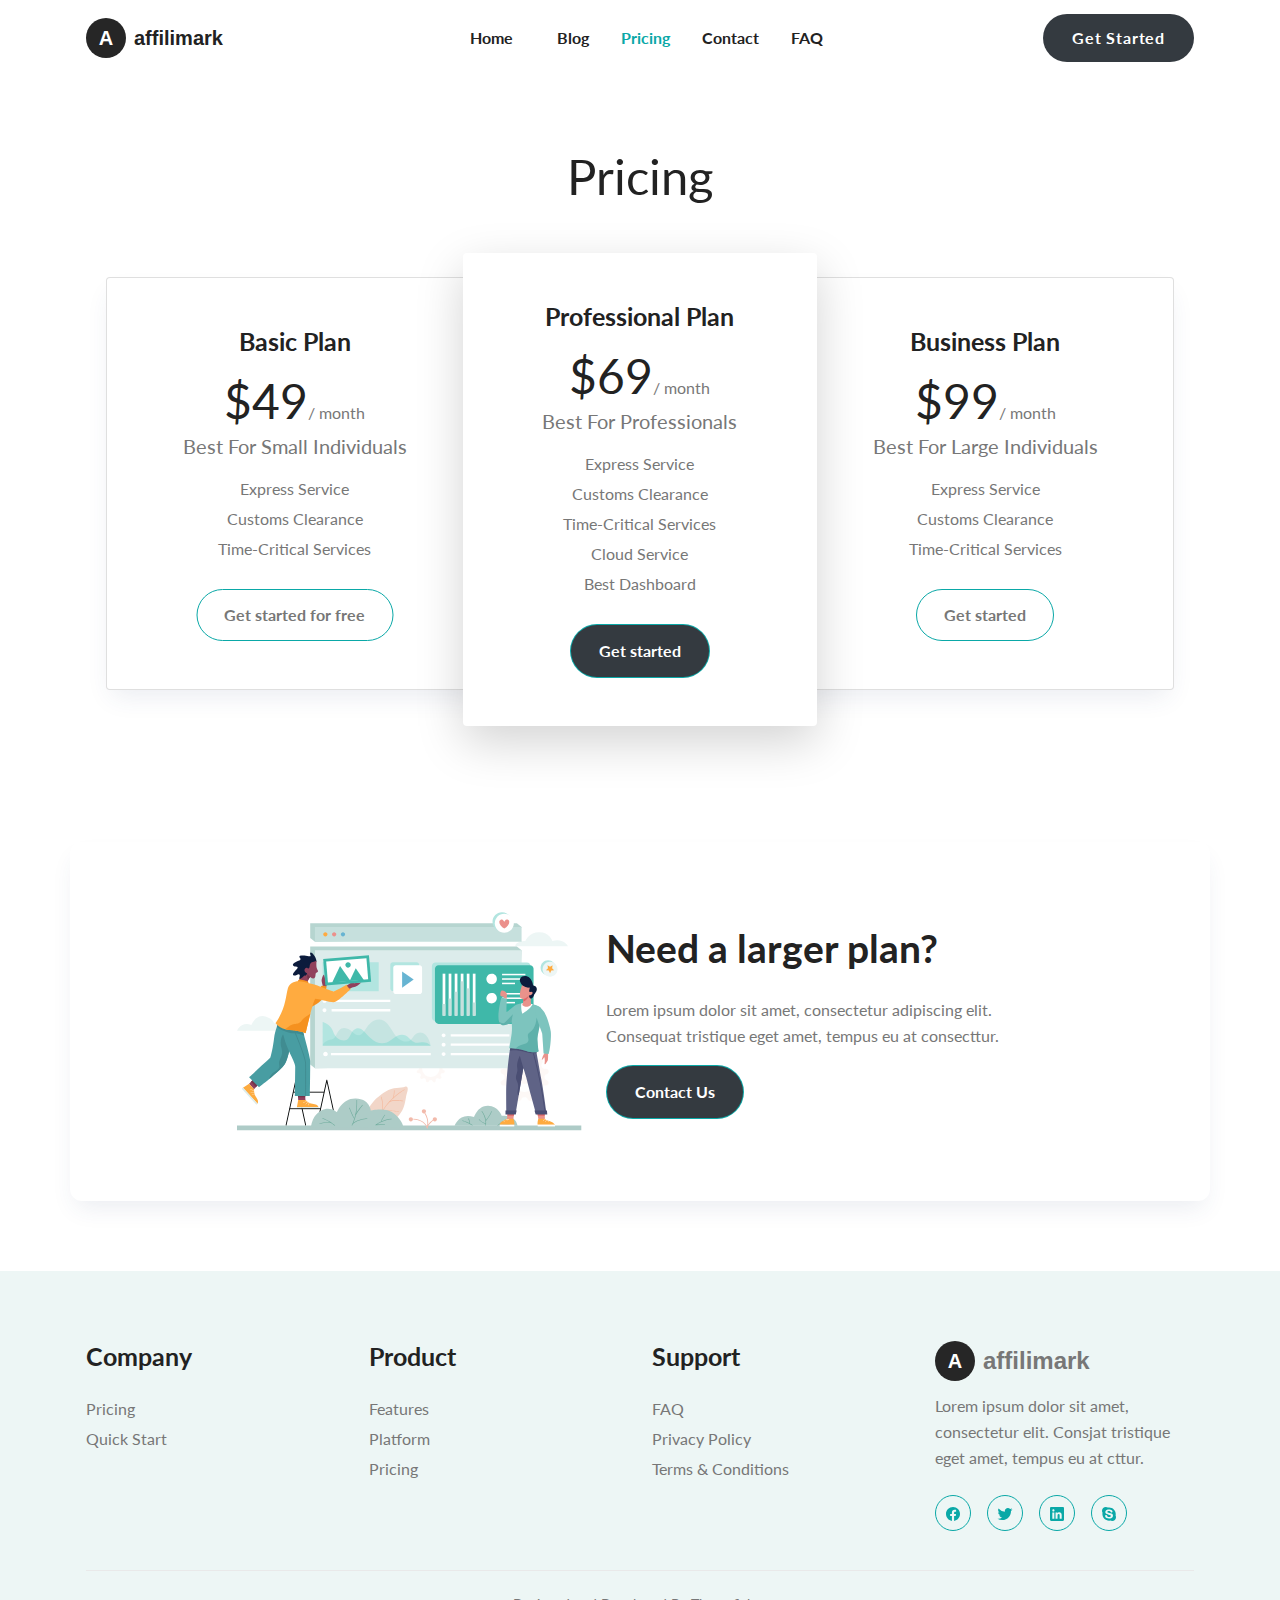
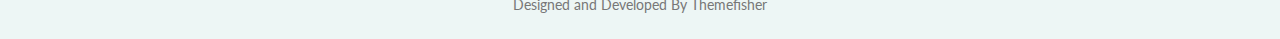
<file: pricing.html>
<!DOCTYPE html><html lang="en"><head><meta charSet="utf-8"/><link rel="preconnect" href="https://fonts.gstatic.com" crossorigin="true"/><style>undefined</style><meta name="viewport" content="width=device-width, initial-scale=1, maximum-scale=5"/><title>Pricing</title><meta name="description" content="A SAAS template for nextjs"/><meta name="author" content="Themefisher"/><meta property="og:title" content="Pricing"/><meta property="og:description" content="A SAAS template for nextjs"/><meta property="og:type" content="website"/><meta property="og:url" content="//pricing"/><meta name="twitter:title" content="Pricing"/><meta name="twitter:description" content="A SAAS template for nextjs"/><meta property="og:image" content="/"/><meta name="twitter:image" content="/"/><meta name="twitter:card" content="summary_large_image"/><meta name="next-head-count" content="16"/><link rel="shortcut icon" type="image/png" sizes="32x32" href="/images/abstract.png"/><meta name="theme-name" content="next-boilerplate"/><meta name="msapplication-TileColor" content="#000000"/><meta name="theme-color" media="(prefers-color-scheme: light)" content="#fff"/><meta name="theme-color" media="(prefers-color-scheme: dark)" content="#000"/><link rel="preload" href="/_next/static/css/032f64b459318e80.css" as="style"/><link rel="stylesheet" href="/_next/static/css/032f64b459318e80.css" data-n-g=""/><link rel="preload" href="/_next/static/css/c49ea44ddcb26f2f.css" as="style"/><link rel="stylesheet" href="/_next/static/css/c49ea44ddcb26f2f.css" data-n-p=""/><noscript data-n-css=""></noscript><script defer="" nomodule="" src="/_next/static/chunks/polyfills-c67a75d1b6f99dc8.js"></script><script src="/_next/static/chunks/webpack-8fa1640cc84ba8fe.js" defer=""></script><script src="/_next/static/chunks/framework-3b5a00d5d7e8d93b.js" defer=""></script><script src="/_next/static/chunks/main-7f42b959b0669217.js" defer=""></script><script src="/_next/static/chunks/pages/_app-b32c5c91f735bd8a.js" defer=""></script><script src="/_next/static/chunks/ae51ba48-b146860dfe661311.js" defer=""></script><script src="/_next/static/chunks/127-a0dbfc4618f5c409.js" defer=""></script><script src="/_next/static/chunks/535-dcfbf2e967869ed5.js" defer=""></script><script src="/_next/static/chunks/pages/%5Bregular%5D-bee526332c6add74.js" defer=""></script><script src="/_next/static/hS76qsE4fDTnitMdT02K7/_buildManifest.js" defer=""></script><script src="/_next/static/hS76qsE4fDTnitMdT02K7/_ssgManifest.js" defer=""></script></head><body><div id="__next"><header class="header"><nav class="navbar container"><div class="order-0"><a class="navbar-brand block py-1" style="height:48px;width:200px" href="/"><div class="flex items-center gap-x-2"><div class="h-10 once w-10 flex items-center justify-center rounded-full text-white" style="background-color:#262626">A</div><div class="once font-bold">affilimark</div></div></a></div><button id="show-button" class="order-2 flex cursor-pointer items-center md:hidden md:order-1"><svg class="h-6 fill-current" viewBox="0 0 20 20"><title>Menu Close</title><path d="M0 3h20v2H0V3z m0 6h20v2H0V9z m0 6h20v2H0V0z"></path></svg></button><div id="nav-menu" class="order-3 md:order-1 max-h-0"><ul class="navbar-nav block w-full md:flex md:w-auto lg:space-x-2"><li class="nav-item"><a class="nav-link block " href="/">Home</a></li><li class="nav-item"><a class="nav-link block " href="/blogs">Blog</a></li><li class="nav-item"><a class="nav-link block nav-link-active" href="/pricing">Pricing</a></li><li class="nav-item"><a class="nav-link block " href="/contact">Contact</a></li><li class="nav-item"><a class="nav-link block " href="/faq">FAQ</a></li><li class="md:hidden"><a class="btn btn-primary z-0 py-[14px]" rel="" href="/contact">Get Started</a></li></ul></div><div class="d-flex order-1 ml-auto hidden min-w-[200px] items-center justify-end md:ml-0 md:flex md:order-2"><a class="btn btn-primary z-0 py-[14px] tracking-wider" style="background-color:#343a40" rel="" href="/contact">Get Started</a></div></nav></header><main><section class="section pb-0"><div class="container"><h1 class="text-center font-normal">Pricing</h1><div class="section row -mt-10 justify-center md:mt-0"><div class="col-12 md:col-4 lg:px-0"><div class="card text-center"><h4>Basic Plan</h4><div class="mt-5"><span class="text-5xl text-dark">$<!-- -->49</span><span>/ <!-- -->month</span></div><h5 class="mt-2 font-normal text-text">Best For Small Individuals</h5><ul class="mt-5"><li class="mb-[10px] leading-5">Express Service</li><li class="mb-[10px] leading-5">Customs Clearance</li><li class="mb-[10px] leading-5">Time-Critical Services</li></ul><a class="btn mt-5 btn-outline-primary" href="/contact">Get started for free</a></div></div><div class="col-12 md:col-4 col-recommended"><div class="card text-center"><h4>Professional Plan</h4><div class="mt-5"><span class="text-5xl text-dark">$<!-- -->69</span><span>/ <!-- -->month</span></div><h5 class="mt-2 font-normal text-text">Best For Professionals</h5><ul class="mt-5"><li class="mb-[10px] leading-5">Express Service</li><li class="mb-[10px] leading-5">Customs Clearance</li><li class="mb-[10px] leading-5">Time-Critical Services</li><li class="mb-[10px] leading-5">Cloud Service</li><li class="mb-[10px] leading-5">Best Dashboard</li></ul><a class="btn mt-5 btn-primary" href="/contact">Get started</a></div></div><div class="col-12 md:col-4 lg:px-0"><div class="card text-center"><h4>Business Plan</h4><div class="mt-5"><span class="text-5xl text-dark">$<!-- -->99</span><span>/ <!-- -->month</span></div><h5 class="mt-2 font-normal text-text">Best For Large Individuals</h5><ul class="mt-5"><li class="mb-[10px] leading-5">Express Service</li><li class="mb-[10px] leading-5">Customs Clearance</li><li class="mb-[10px] leading-5">Time-Critical Services</li></ul><a class="btn mt-5 btn-outline-primary" href="/contact">Get started</a></div></div></div></div></section><section class="section px-4"><div class="section container rounded-xl shadow"><div class="row mx-auto items-center justify-center"><div class="md:col-5 lg:col-4"><img alt="call to action image" src="/images/cta.svg" width="325" height="206" decoding="async" data-nimg="1" class="w-full" loading="lazy" style="color:transparent"/></div><div class="mt-5 text-center md:mt-0 md:text-left md:col-6 lg:col-5"><h2>Need a larger plan?</h2><p class="mt-6"><span>Lorem ipsum dolor sit amet, consectetur adipiscing elit. Consequat tristique eget amet, tempus eu at consecttur.</span></p><a class="btn btn-primary mt-4" href="/contact">Contact Us</a></div></div></div></section></main><footer class="section bg-theme-light pb-0"><div class="container"><div class="row"><div class="mb-12 sm:col-6 lg:col-3"><h2 class="h4">Company</h2><ul class="mt-6"><li class="mb-1"><a rel="" href="/pricing">Pricing</a></li><li class="mb-1"><a rel="" href="/pricing#">Quick Start</a></li></ul></div><div class="mb-12 sm:col-6 lg:col-3"><h2 class="h4">Product</h2><ul class="mt-6"><li class="mb-1"><a rel="" href="/pricing#">Features</a></li><li class="mb-1"><a rel="" href="/pricing#">Platform</a></li><li class="mb-1"><a rel="" href="/pricing">Pricing</a></li></ul></div><div class="mb-12 sm:col-6 lg:col-3"><h2 class="h4">Support</h2><ul class="mt-6"><li class="mb-1"><a rel="" href="/faq">FAQ</a></li><li class="mb-1"><a rel="" href="/pricing#">Privacy Policy</a></li><li class="mb-1"><a rel="" href="/pricing#">Terms &amp; Conditions</a></li></ul></div><div class="md-12 sm:col-6 lg:col-3"><a aria-label="Bigspring" href="/"><div class="flex items-center gap-x-2"><div class="once h-10 once w-10 flex items-center justify-center rounded-full text-white text-xl font-semibold" style="background-color:#262626">A</div><div class="once font-bold text-2xl">affilimark</div></div></a><p class="mt-3 mb-6">Lorem ipsum dolor sit amet, consectetur elit. Consjat tristique eget amet, tempus eu at cttur.</p><ul class="social-icons mb-8"><li class="inline-block"><a aria-label="facebook" href="https://facebook.com/" target="_blank" rel="noopener noreferrer nofollow"><svg stroke="currentColor" fill="currentColor" stroke-width="0" viewBox="0 0 512 512" height="1em" width="1em" xmlns="http://www.w3.org/2000/svg"><path fill-rule="evenodd" d="M480 257.35c0-123.7-100.3-224-224-224s-224 100.3-224 224c0 111.8 81.9 204.47 189 221.29V322.12h-56.89v-64.77H221V208c0-56.13 33.45-87.16 84.61-87.16 24.51 0 50.15 4.38 50.15 4.38v55.13H327.5c-27.81 0-36.51 17.26-36.51 35v42h62.12l-9.92 64.77H291v156.54c107.1-16.81 189-109.48 189-221.31z"></path></svg></a></li><li class="inline-block"><a aria-label="twitter" href="https://twitter.com/" target="_blank" rel="noopener noreferrer nofollow"><svg stroke="currentColor" fill="currentColor" stroke-width="0" viewBox="0 0 512 512" height="1em" width="1em" xmlns="http://www.w3.org/2000/svg"><path d="M496 109.5a201.8 201.8 0 01-56.55 15.3 97.51 97.51 0 0043.33-53.6 197.74 197.74 0 01-62.56 23.5A99.14 99.14 0 00348.31 64c-54.42 0-98.46 43.4-98.46 96.9a93.21 93.21 0 002.54 22.1 280.7 280.7 0 01-203-101.3A95.69 95.69 0 0036 130.4c0 33.6 17.53 63.3 44 80.7A97.5 97.5 0 0135.22 199v1.2c0 47 34 86.1 79 95a100.76 100.76 0 01-25.94 3.4 94.38 94.38 0 01-18.51-1.8c12.51 38.5 48.92 66.5 92.05 67.3A199.59 199.59 0 0139.5 405.6a203 203 0 01-23.5-1.4A278.68 278.68 0 00166.74 448c181.36 0 280.44-147.7 280.44-275.8 0-4.2-.11-8.4-.31-12.5A198.48 198.48 0 00496 109.5z"></path></svg></a></li><li class="inline-block"><a aria-label="linkedin" href="https://linkedin.com/" target="_blank" rel="noopener noreferrer nofollow"><svg stroke="currentColor" fill="currentColor" stroke-width="0" viewBox="0 0 512 512" height="1em" width="1em" xmlns="http://www.w3.org/2000/svg"><path d="M444.17 32H70.28C49.85 32 32 46.7 32 66.89v374.72C32 461.91 49.85 480 70.28 480h373.78c20.54 0 35.94-18.21 35.94-38.39V66.89C480.12 46.7 464.6 32 444.17 32zm-273.3 373.43h-64.18V205.88h64.18zM141 175.54h-.46c-20.54 0-33.84-15.29-33.84-34.43 0-19.49 13.65-34.42 34.65-34.42s33.85 14.82 34.31 34.42c-.01 19.14-13.31 34.43-34.66 34.43zm264.43 229.89h-64.18V296.32c0-26.14-9.34-44-32.56-44-17.74 0-28.24 12-32.91 23.69-1.75 4.2-2.22 9.92-2.22 15.76v113.66h-64.18V205.88h64.18v27.77c9.34-13.3 23.93-32.44 57.88-32.44 42.13 0 74 27.77 74 87.64z"></path></svg></a></li><li class="inline-block"><a aria-label="skype" href="https://skype.com/" target="_blank" rel="noopener noreferrer nofollow"><svg stroke="currentColor" fill="currentColor" stroke-width="0" viewBox="0 0 512 512" height="1em" width="1em" xmlns="http://www.w3.org/2000/svg"><path d="M467.16 303.6a205.69 205.69 0 004.9-45.15c0-116.32-95.69-210.7-213.79-210.7a221.83 221.83 0 00-36.52 3A123.58 123.58 0 00155.93 32C87.55 32 32 86.72 32 154.15A119.56 119.56 0 0049 216a211.16 211.16 0 00-4.32 42.35c0 116.44 95.69 210.7 213.67 210.7a214 214 0 0039.09-3.5A125.45 125.45 0 00356.07 480C424.57 480 480 425.28 480 357.85a118 118 0 00-12.84-54.25zM368 359c-9.92 13.76-24.51 24.73-43.41 32.43S283.36 403 257.69 403c-30.69 0-56.36-5.37-76.55-15.87a101 101 0 01-35.24-30.8c-9.11-12.83-13.66-25.66-13.66-38 0-7.7 3-14.35 8.87-19.95 5.84-5.37 13.42-8.17 22.29-8.17 7.35 0 13.65 2.1 18.79 6.42 4.9 4.08 9.1 10.15 12.48 18.08A108.09 108.09 0 00207 336.15q6.32 8.22 17.86 13.65c7.82 3.62 18.2 5.48 31 5.48 17.62 0 32.09-3.73 42.94-11.08 10.74-7.12 15.88-15.75 15.88-26.25 0-8.28-2.69-14.82-8.29-19.95-5.83-5.37-13.42-9.57-22.87-12.37-9.69-3-22.87-6.18-39.21-9.56-22.17-4.67-41-10.27-56-16.57-15.28-6.42-27.65-15.4-36.76-26.48-9.22-11.32-13.77-25.55-13.77-42.24a67.86 67.86 0 0114.47-42.58c9.57-12.25 23.46-21.82 41.55-28.35 17.74-6.53 38.86-9.8 62.66-9.8 19.14 0 35.83 2.22 49.83 6.42s25.91 10.15 35.36 17.38 16.34 14.93 20.77 23 6.66 16.22 6.66 24c0 7.46-2.92 14.35-8.76 20.3a29.65 29.65 0 01-21.94 9.1c-7.93 0-14.12-1.87-18.43-5.6-4-3.5-8.17-8.87-12.72-16.69-5.37-9.91-11.79-17.85-19.14-23.45-7.24-5.36-19.14-8.16-35.71-8.16-15.29 0-27.77 3-37 9-8.87 5.72-13.19 12.37-13.19 20.18a18.26 18.26 0 004.32 12.25 38.13 38.13 0 0012.72 9.57 90.14 90.14 0 0017.15 6.53c6 1.64 15.87 4.09 29.53 7.12 17.38 3.62 33.25 7.82 47.26 12.13 14.24 4.55 26.49 10 36.52 16.45a72.93 72.93 0 0124.16 25.09c5.72 10 8.64 22.63 8.64 37.1A75.09 75.09 0 01368 359z"></path></svg></a></li></ul></div></div><div class="border-t border-border py-6"><p class="text-sm text-center">Designed and Developed By <a href="https://themefisher.com/">Themefisher</a></p></div></div></footer></div><script id="__NEXT_DATA__" type="application/json">{"props":{"pageProps":{"slug":"pricing","data":{"frontmatter":{"title":"Pricing","layout":"pricing","draft":false,"plans":[{"title":"Basic Plan","subtitle":"Best For Small Individuals","price":49,"type":"month","features":["Express Service","Customs Clearance","Time-Critical Services"],"button":{"label":"Get started for free","link":"/contact"}},{"title":"Professional Plan","subtitle":"Best For Professionals","price":69,"type":"month","recommended":true,"features":["Express Service","Customs Clearance","Time-Critical Services","Cloud Service","Best Dashboard"],"button":{"label":"Get started","link":"/contact"}},{"title":"Business Plan","subtitle":"Best For Large Individuals","price":99,"type":"month","features":["Express Service","Customs Clearance","Time-Critical Services"],"button":{"label":"Get started","link":"/contact"}}],"call_to_action":{"title":"Need a larger plan?","content":"Lorem ipsum dolor sit amet, consectetur adipiscing elit. Consequat tristique eget amet, tempus eu at consecttur.","image":"/images/cta.svg","button":{"enable":true,"label":"Contact Us","link":"/contact"}}},"content":"","mdxContent":{"compiledSource":"/*@jsxRuntime automatic @jsxImportSource react*/\nconst {Fragment: _Fragment, jsx: _jsx} = arguments[0];\nconst {useMDXComponents: _provideComponents} = arguments[0];\nfunction _createMdxContent(props) {\n  return _jsx(_Fragment, {});\n}\nfunction MDXContent(props = {}) {\n  const {wrapper: MDXLayout} = Object.assign({}, _provideComponents(), props.components);\n  return MDXLayout ? _jsx(MDXLayout, Object.assign({}, props, {\n    children: _jsx(_createMdxContent, props)\n  })) : _createMdxContent(props);\n}\nreturn {\n  default: MDXContent\n};\n","frontmatter":{},"scope":{}}}},"__N_SSG":true},"page":"/[regular]","query":{"regular":"pricing"},"buildId":"hS76qsE4fDTnitMdT02K7","isFallback":false,"gsp":true,"scriptLoader":[]}</script></body></html>
</file>
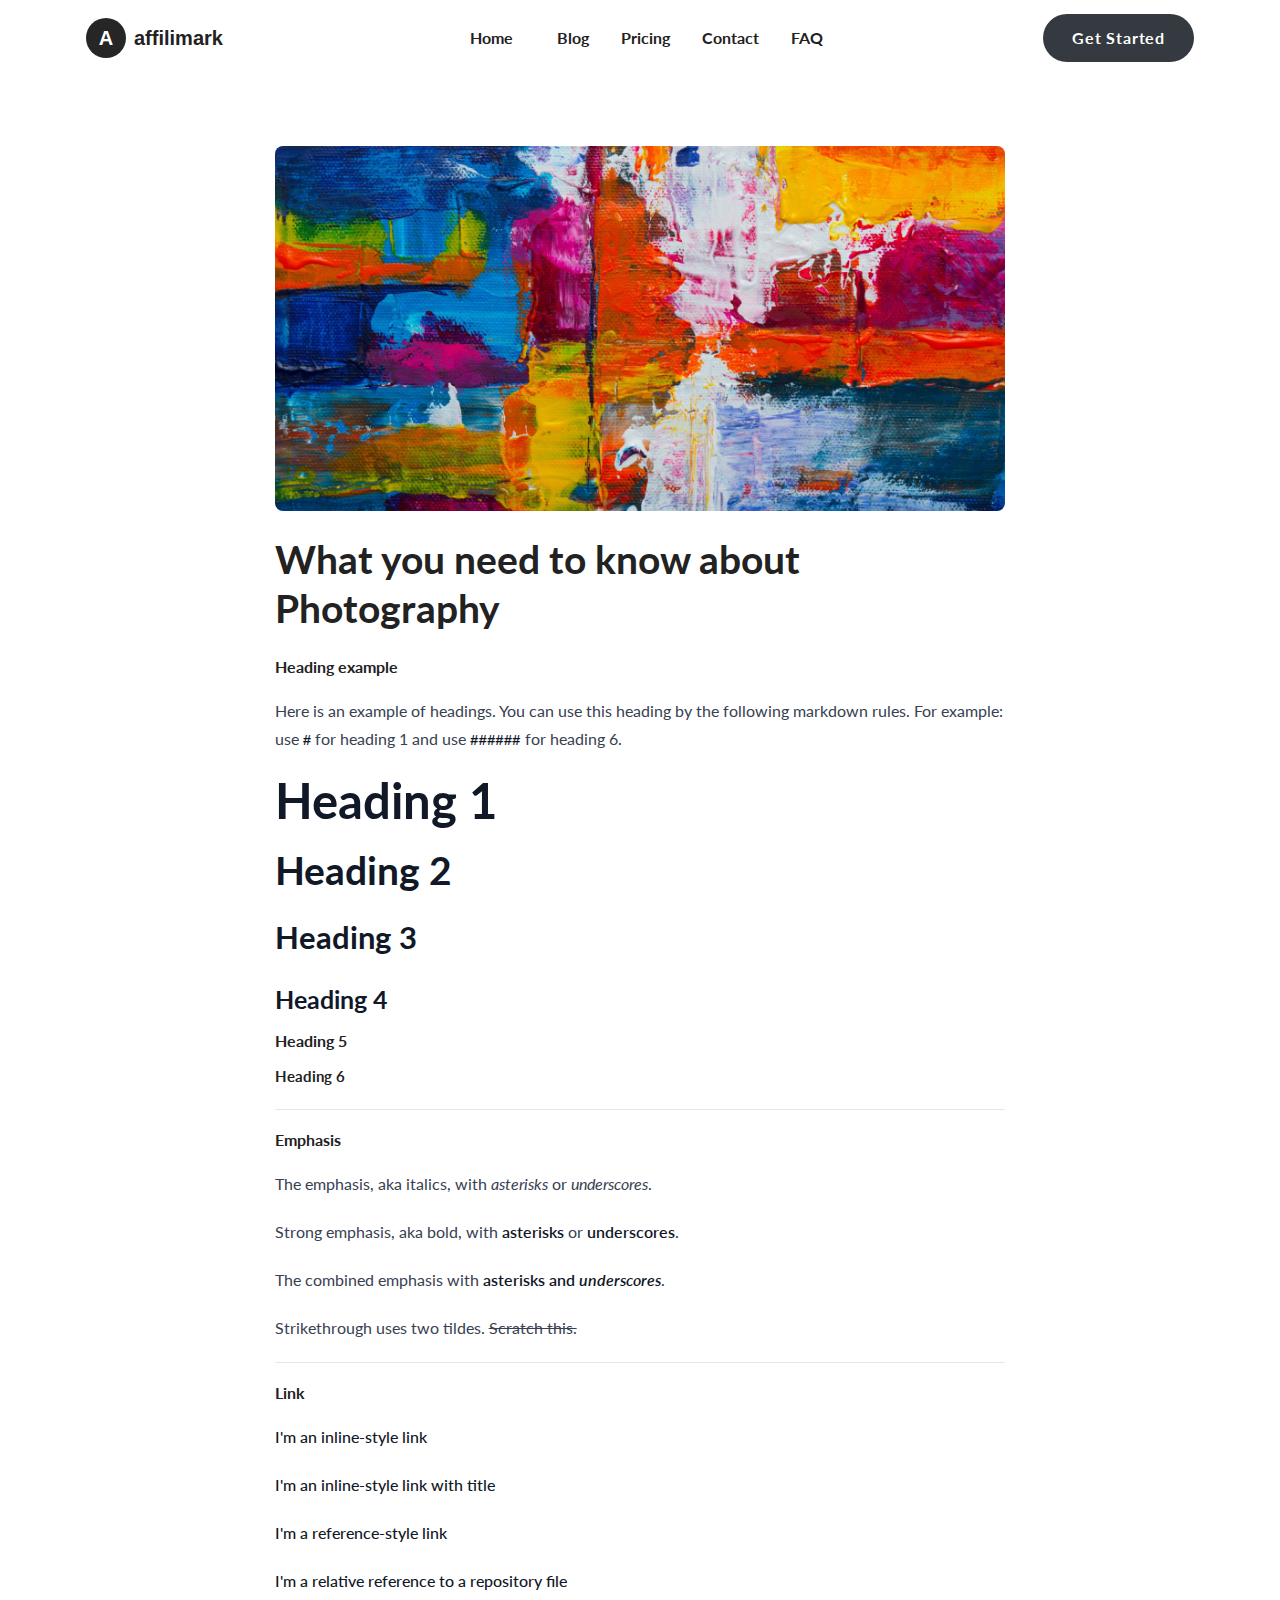
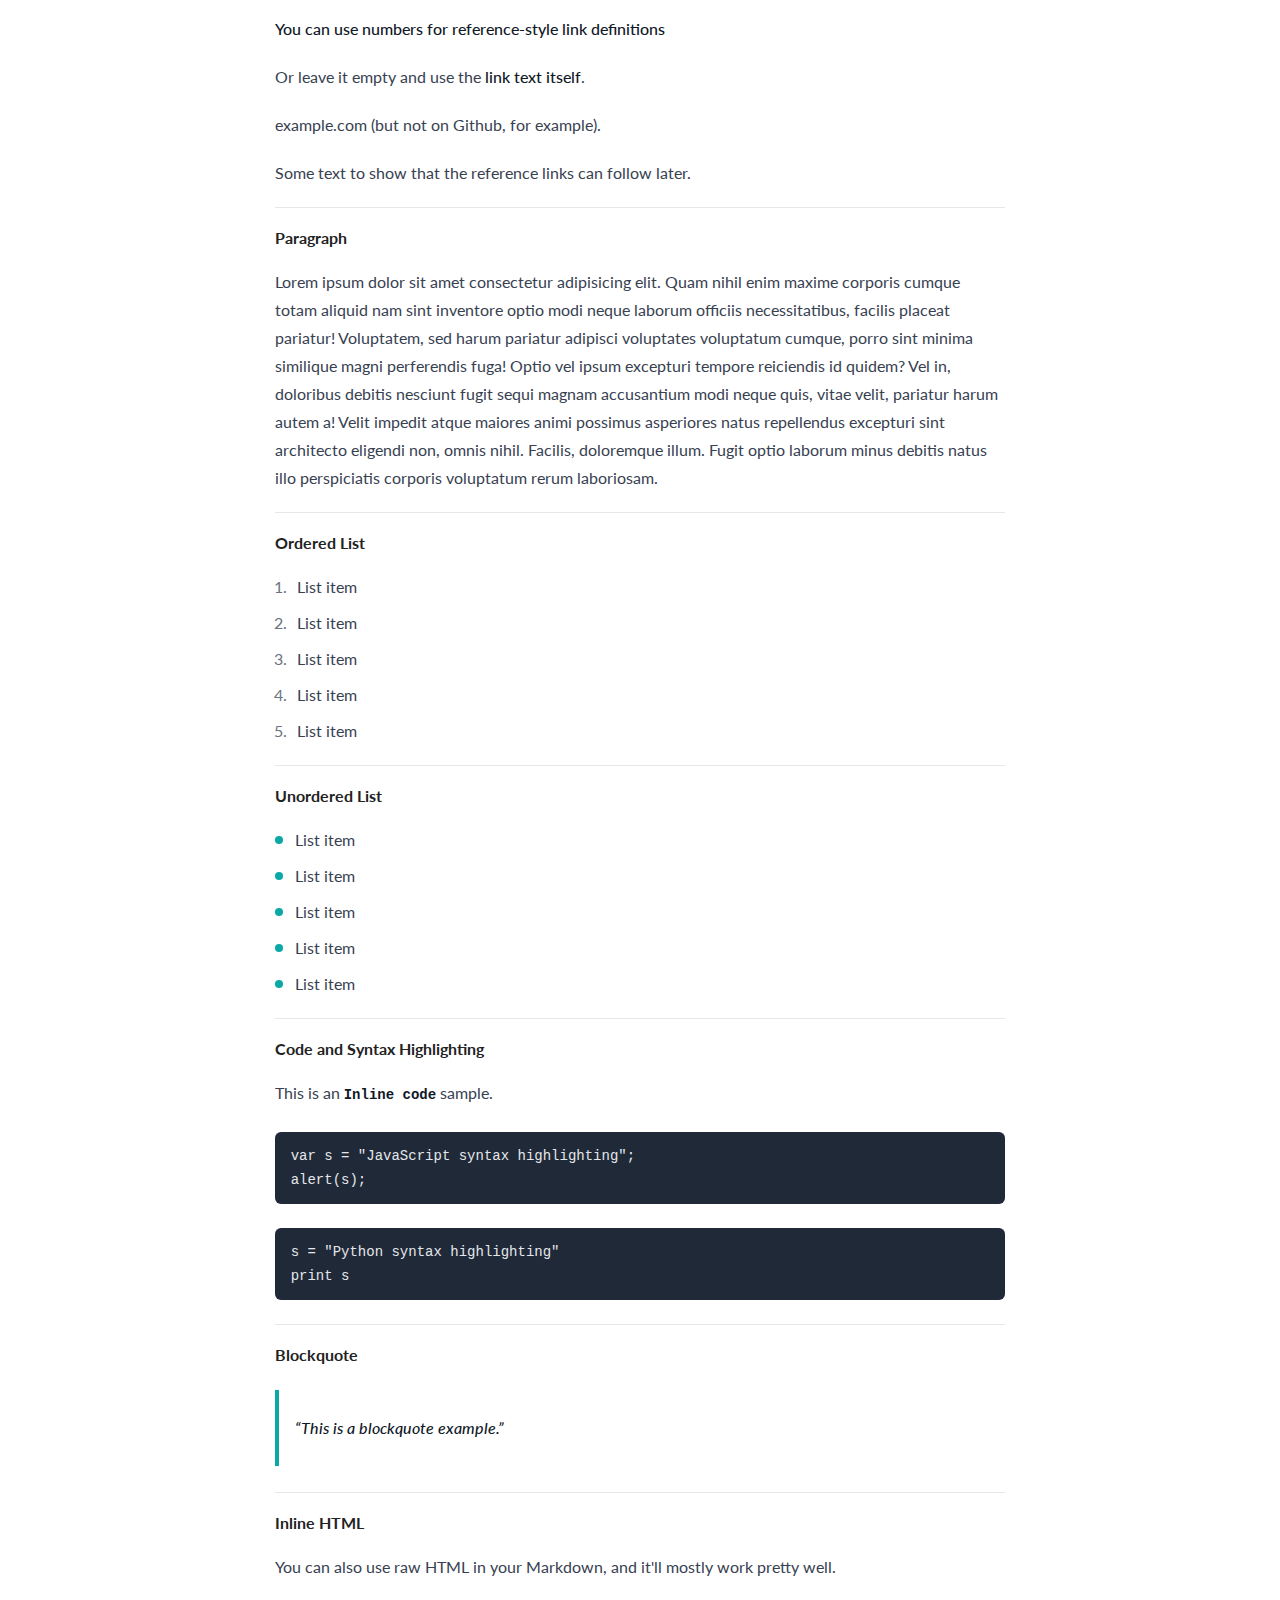
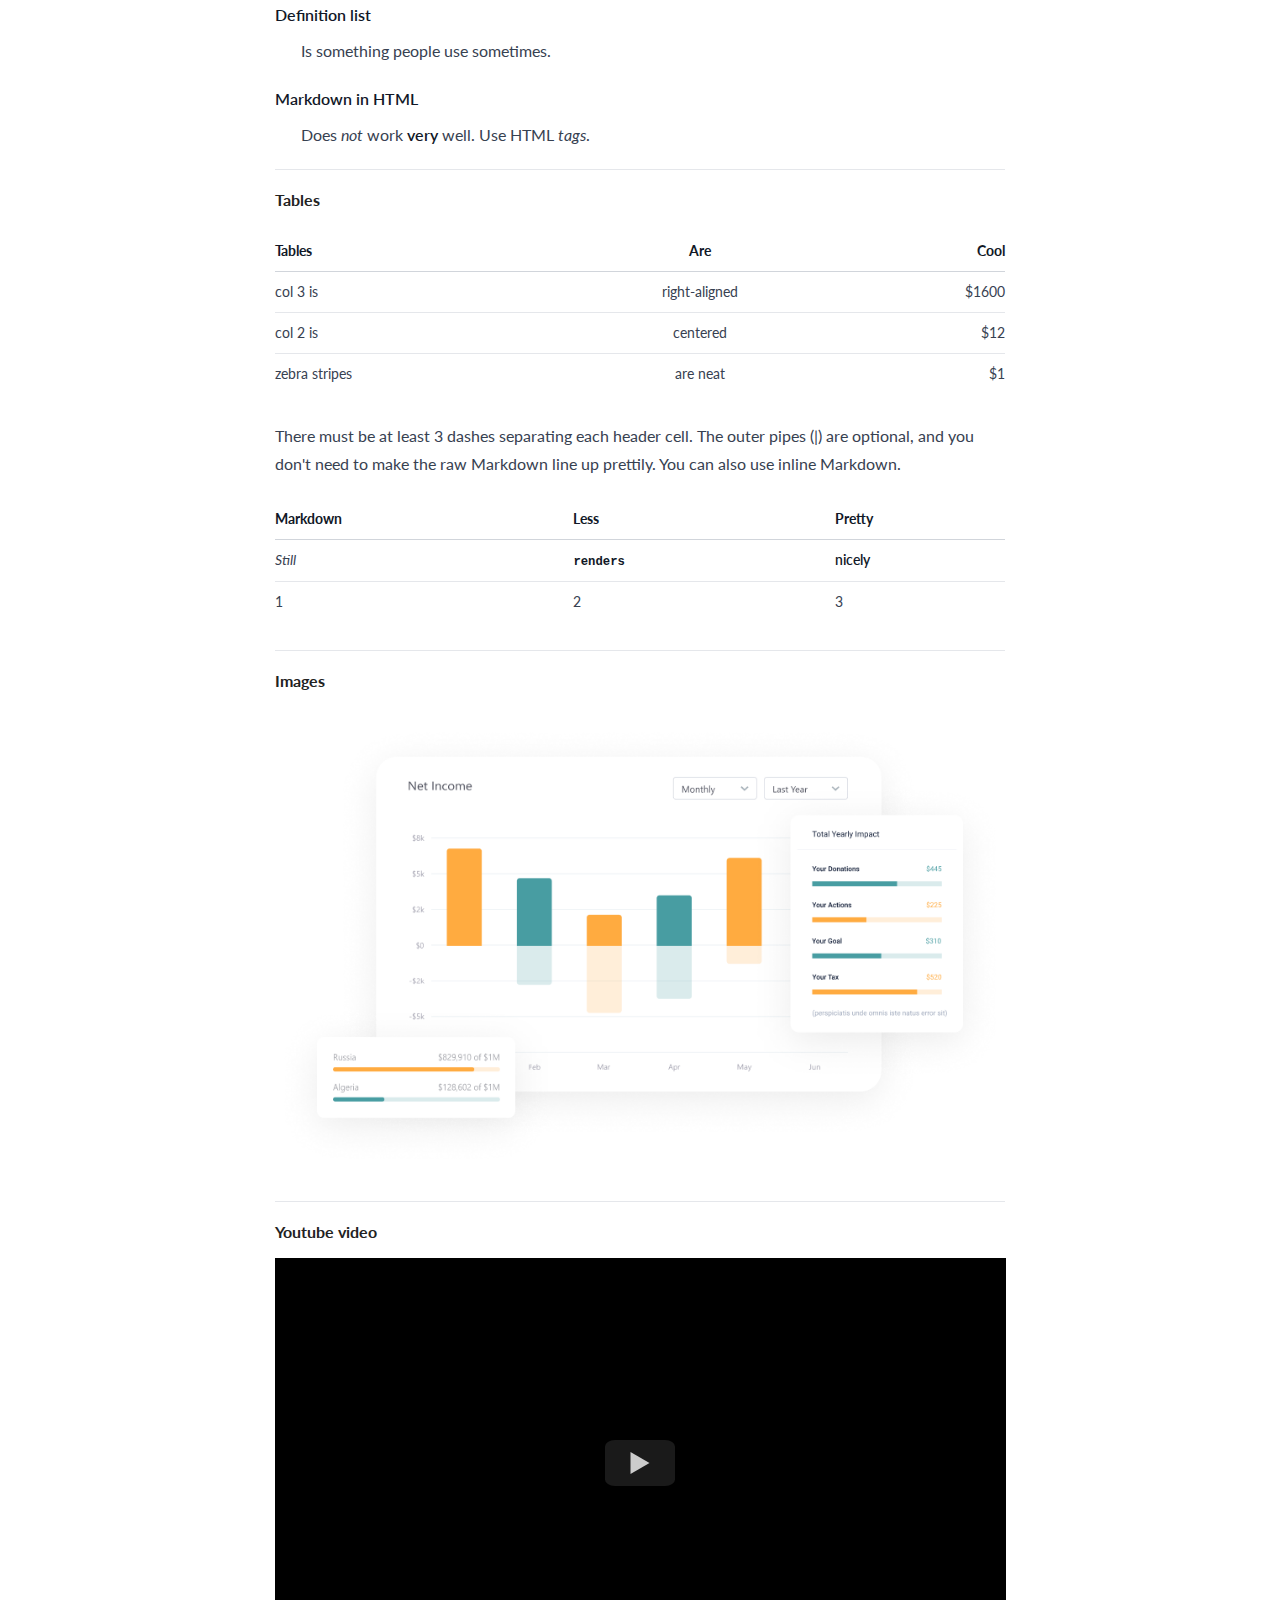
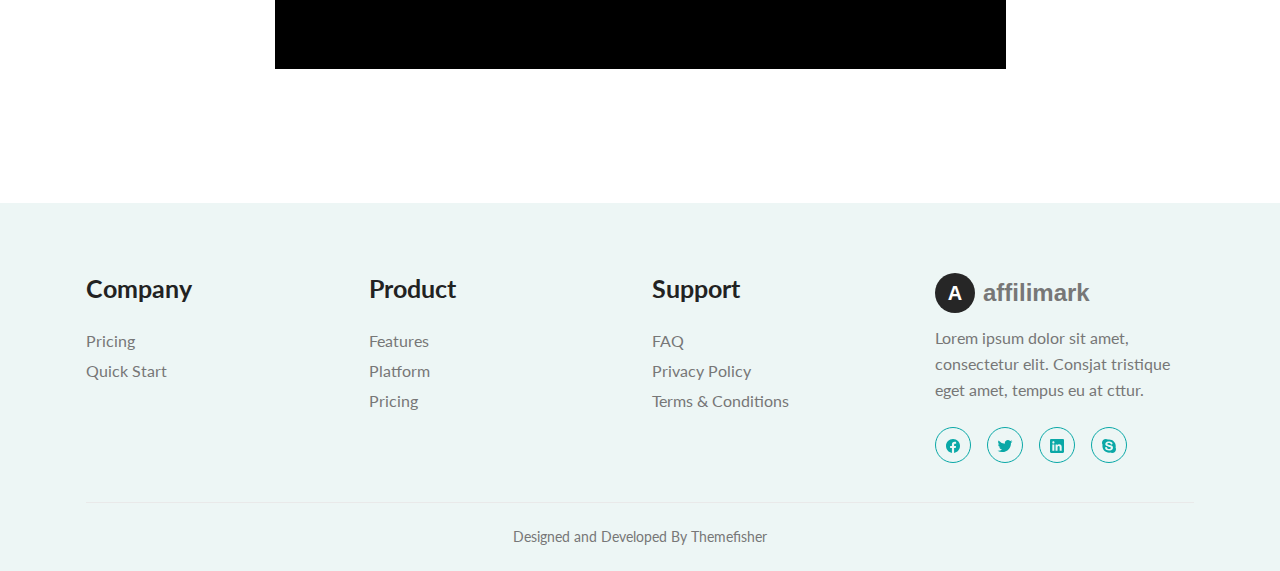
<file: blogs/blog-1.html>
<!DOCTYPE html><html lang="en"><head><meta charSet="utf-8"/><link rel="preconnect" href="https://fonts.gstatic.com" crossorigin="true"/><style>undefined</style><meta name="viewport" content="width=device-width, initial-scale=1, maximum-scale=5"/><title>What you need to know about Photography</title><meta name="description" content="Heading example Here is example of hedings. You can use this heading by following markdownify rules."/><meta name="author" content="Themefisher"/><meta property="og:title" content="What you need to know about Photography"/><meta property="og:description" content="Heading example Here is example of hedings. You can use this heading by following markdownify rules."/><meta property="og:type" content="website"/><meta property="og:url" content="//blogs/blog-1"/><meta name="twitter:title" content="What you need to know about Photography"/><meta name="twitter:description" content="Heading example Here is example of hedings. You can use this heading by following markdownify rules."/><meta property="og:image" content="/"/><meta name="twitter:image" content="/"/><meta name="twitter:card" content="summary_large_image"/><link rel="preload" as="image" href="/images/blog-1.jpg"/><meta name="next-head-count" content="17"/><link rel="shortcut icon" type="image/png" sizes="32x32" href="/images/abstract.png"/><meta name="theme-name" content="next-boilerplate"/><meta name="msapplication-TileColor" content="#000000"/><meta name="theme-color" media="(prefers-color-scheme: light)" content="#fff"/><meta name="theme-color" media="(prefers-color-scheme: dark)" content="#000"/><link rel="preload" href="/_next/static/css/032f64b459318e80.css" as="style"/><link rel="stylesheet" href="/_next/static/css/032f64b459318e80.css" data-n-g=""/><link rel="preload" href="/_next/static/css/c49ea44ddcb26f2f.css" as="style"/><link rel="stylesheet" href="/_next/static/css/c49ea44ddcb26f2f.css" data-n-p=""/><noscript data-n-css=""></noscript><script defer="" nomodule="" src="/_next/static/chunks/polyfills-c67a75d1b6f99dc8.js"></script><script src="/_next/static/chunks/webpack-8fa1640cc84ba8fe.js" defer=""></script><script src="/_next/static/chunks/framework-3b5a00d5d7e8d93b.js" defer=""></script><script src="/_next/static/chunks/main-7f42b959b0669217.js" defer=""></script><script src="/_next/static/chunks/pages/_app-b32c5c91f735bd8a.js" defer=""></script><script src="/_next/static/chunks/ae51ba48-b146860dfe661311.js" defer=""></script><script src="/_next/static/chunks/127-a0dbfc4618f5c409.js" defer=""></script><script src="/_next/static/chunks/535-dcfbf2e967869ed5.js" defer=""></script><script src="/_next/static/chunks/pages/blogs/%5Bsingle%5D-1db44e771b71d7e4.js" defer=""></script><script src="/_next/static/hS76qsE4fDTnitMdT02K7/_buildManifest.js" defer=""></script><script src="/_next/static/hS76qsE4fDTnitMdT02K7/_ssgManifest.js" defer=""></script></head><body><div id="__next"><header class="header"><nav class="navbar container"><div class="order-0"><a class="navbar-brand block py-1" style="height:48px;width:200px" href="/"><div class="flex items-center gap-x-2"><div class="h-10 once w-10 flex items-center justify-center rounded-full text-white" style="background-color:#262626">A</div><div class="once font-bold">affilimark</div></div></a></div><button id="show-button" class="order-2 flex cursor-pointer items-center md:hidden md:order-1"><svg class="h-6 fill-current" viewBox="0 0 20 20"><title>Menu Close</title><path d="M0 3h20v2H0V3z m0 6h20v2H0V9z m0 6h20v2H0V0z"></path></svg></button><div id="nav-menu" class="order-3 md:order-1 max-h-0"><ul class="navbar-nav block w-full md:flex md:w-auto lg:space-x-2"><li class="nav-item"><a class="nav-link block " href="/">Home</a></li><li class="nav-item"><a class="nav-link block " href="/blogs">Blog</a></li><li class="nav-item"><a class="nav-link block " href="/pricing">Pricing</a></li><li class="nav-item"><a class="nav-link block " href="/contact">Contact</a></li><li class="nav-item"><a class="nav-link block " href="/faq">FAQ</a></li><li class="md:hidden"><a class="btn btn-primary z-0 py-[14px]" rel="" href="/contact">Get Started</a></li></ul></div><div class="d-flex order-1 ml-auto hidden min-w-[200px] items-center justify-end md:ml-0 md:flex md:order-2"><a class="btn btn-primary z-0 py-[14px] tracking-wider" style="background-color:#343a40" rel="" href="/contact">Get Started</a></div></nav></header><main><section class="section"><div class="container"><div class="row"><article class="col-12 mx-auto text-center md:col-8"><img alt="What you need to know about Photography" src="/images/blog-1.jpg" width="1000" height="500" decoding="async" data-nimg="1" class="rounded-lg" style="color:transparent;width:100%;height:auto"/><h1 class="h2 mb-6 mt-6 text-left">What you need to know about Photography</h1><div class="content mb-16 text-left"><h5 id="heading-example">Heading example</h5>
<p>Here is an example of headings. You can use this heading by the following markdown rules. For example: use <code>#</code> for heading 1 and use <code>######</code> for heading 6.</p>
<h1 id="heading-1">Heading 1</h1>
<h2 id="heading-2">Heading 2</h2>
<h3 id="heading-3">Heading 3</h3>
<h4 id="heading-4">Heading 4</h4>
<h5 id="heading-5">Heading 5</h5>
<h6 id="heading-6">Heading 6</h6>
<hr/>
<h5 id="emphasis">Emphasis</h5>
<p>The emphasis, aka italics, with <em>asterisks</em> or <em>underscores</em>.</p>
<p>Strong emphasis, aka bold, with <strong>asterisks</strong> or <strong>underscores</strong>.</p>
<p>The combined emphasis with <strong>asterisks and <em>underscores</em></strong>.</p>
<p>Strikethrough uses two tildes. <del>Scratch this.</del></p>
<hr/>
<h5 id="link">Link</h5>
<p><a href="https://www.google.com">I&#x27;m an inline-style link</a></p>
<p><a href="https://www.google.com" title="Google&#x27;s Homepage">I&#x27;m an inline-style link with title</a></p>
<p><a href="https://www.themefisher.com">I&#x27;m a reference-style link</a></p>
<p><a href="../blob/master/LICENSE">I&#x27;m a relative reference to a repository file</a></p>
<p><a href="https://gethugothemes.com">You can use numbers for reference-style link definitions</a></p>
<p>Or leave it empty and use the <a href="https://www.getjekyllthemes.com">link text itself</a>.</p>
<p>example.com (but not on Github, for example).</p>
<p>Some text to show that the reference links can follow later.</p>
<hr/>
<h5 id="paragraph">Paragraph</h5>
<p>Lorem ipsum dolor sit amet consectetur adipisicing elit. Quam nihil enim maxime corporis cumque totam aliquid nam sint inventore optio modi neque laborum officiis necessitatibus, facilis placeat pariatur! Voluptatem, sed harum pariatur adipisci voluptates voluptatum cumque, porro sint minima similique magni perferendis fuga! Optio vel ipsum excepturi tempore reiciendis id quidem? Vel in, doloribus debitis nesciunt fugit sequi magnam accusantium modi neque quis, vitae velit, pariatur harum autem a! Velit impedit atque maiores animi possimus asperiores natus repellendus excepturi sint architecto eligendi non, omnis nihil. Facilis, doloremque illum. Fugit optio laborum minus debitis natus illo perspiciatis corporis voluptatum rerum laboriosam.</p>
<hr/>
<h5 id="ordered-list">Ordered List</h5>
<ol>
<li>List item</li>
<li>List item</li>
<li>List item</li>
<li>List item</li>
<li>List item</li>
</ol>
<hr/>
<h5 id="unordered-list">Unordered List</h5>
<ul>
<li>List item</li>
<li>List item</li>
<li>List item</li>
<li>List item</li>
<li>List item</li>
</ul>
<hr/>
<h5 id="code-and-syntax-highlighting">Code and Syntax Highlighting</h5>
<p>This is an <code>Inline code</code> sample.</p>
<pre><code class="language-javascript">var s = &quot;JavaScript syntax highlighting&quot;;
alert(s);
</code></pre>
<pre><code class="language-python">s = &quot;Python syntax highlighting&quot;
print s
</code></pre>
<hr/>
<h5 id="blockquote">Blockquote</h5>
<blockquote>
<p>This is a blockquote example.</p>
</blockquote>
<hr/>
<h5 id="inline-html">Inline HTML</h5>
<p>You can also use raw HTML in your Markdown, and it&#x27;ll mostly work pretty well.</p>
<dl><dt>Definition list</dt><dd>Is something people use sometimes.</dd><dt>Markdown in HTML</dt><dd>Does <em>not</em> work <strong>very</strong> well. Use HTML <em>tags</em>.</dd></dl>
<hr/>
<h5 id="tables">Tables</h5>
<table><thead><tr><th>Tables</th><th align="center">Are</th><th align="right">Cool</th></tr></thead><tbody><tr><td>col 3 is</td><td align="center">right-aligned</td><td align="right">$1600</td></tr><tr><td>col 2 is</td><td align="center">centered</td><td align="right">$12</td></tr><tr><td>zebra stripes</td><td align="center">are neat</td><td align="right">$1</td></tr></tbody></table>
<p>There must be at least 3 dashes separating each header cell.
The outer pipes (|) are optional, and you don&#x27;t need to make the
raw Markdown line up prettily. You can also use inline Markdown.</p>
<table><thead><tr><th>Markdown</th><th>Less</th><th>Pretty</th></tr></thead><tbody><tr><td><em>Still</em></td><td><code>renders</code></td><td><strong>nicely</strong></td></tr><tr><td>1</td><td>2</td><td>3</td></tr></tbody></table>
<hr/>
<h5 id="images">Images</h5>
<p><img src="/images/service-slide-1.png" alt="service" title="service"/></p>
<hr/>
<h5 id="youtube-video">Youtube video</h5>
<link rel="preload" href="https://i.ytimg.com/vi/C0DPdy98e4c/hqdefault.jpg" as="image"/><article class="yt-lite " data-title="YouTube Video" style="background-image:url(https://i.ytimg.com/vi/C0DPdy98e4c/hqdefault.jpg);--aspect-ratio:56.25%"><button type="button" class="lty-playbtn" aria-label="Watch YouTube Video"></button></article></div></article></div></div></section></main><footer class="section bg-theme-light pb-0"><div class="container"><div class="row"><div class="mb-12 sm:col-6 lg:col-3"><h2 class="h4">Company</h2><ul class="mt-6"><li class="mb-1"><a rel="" href="/pricing">Pricing</a></li><li class="mb-1"><a rel="" href="/blogs/blog-1#">Quick Start</a></li></ul></div><div class="mb-12 sm:col-6 lg:col-3"><h2 class="h4">Product</h2><ul class="mt-6"><li class="mb-1"><a rel="" href="/blogs/blog-1#">Features</a></li><li class="mb-1"><a rel="" href="/blogs/blog-1#">Platform</a></li><li class="mb-1"><a rel="" href="/pricing">Pricing</a></li></ul></div><div class="mb-12 sm:col-6 lg:col-3"><h2 class="h4">Support</h2><ul class="mt-6"><li class="mb-1"><a rel="" href="/faq">FAQ</a></li><li class="mb-1"><a rel="" href="/blogs/blog-1#">Privacy Policy</a></li><li class="mb-1"><a rel="" href="/blogs/blog-1#">Terms &amp; Conditions</a></li></ul></div><div class="md-12 sm:col-6 lg:col-3"><a aria-label="Bigspring" href="/"><div class="flex items-center gap-x-2"><div class="once h-10 once w-10 flex items-center justify-center rounded-full text-white text-xl font-semibold" style="background-color:#262626">A</div><div class="once font-bold text-2xl">affilimark</div></div></a><p class="mt-3 mb-6">Lorem ipsum dolor sit amet, consectetur elit. Consjat tristique eget amet, tempus eu at cttur.</p><ul class="social-icons mb-8"><li class="inline-block"><a aria-label="facebook" href="https://facebook.com/" target="_blank" rel="noopener noreferrer nofollow"><svg stroke="currentColor" fill="currentColor" stroke-width="0" viewBox="0 0 512 512" height="1em" width="1em" xmlns="http://www.w3.org/2000/svg"><path fill-rule="evenodd" d="M480 257.35c0-123.7-100.3-224-224-224s-224 100.3-224 224c0 111.8 81.9 204.47 189 221.29V322.12h-56.89v-64.77H221V208c0-56.13 33.45-87.16 84.61-87.16 24.51 0 50.15 4.38 50.15 4.38v55.13H327.5c-27.81 0-36.51 17.26-36.51 35v42h62.12l-9.92 64.77H291v156.54c107.1-16.81 189-109.48 189-221.31z"></path></svg></a></li><li class="inline-block"><a aria-label="twitter" href="https://twitter.com/" target="_blank" rel="noopener noreferrer nofollow"><svg stroke="currentColor" fill="currentColor" stroke-width="0" viewBox="0 0 512 512" height="1em" width="1em" xmlns="http://www.w3.org/2000/svg"><path d="M496 109.5a201.8 201.8 0 01-56.55 15.3 97.51 97.51 0 0043.33-53.6 197.74 197.74 0 01-62.56 23.5A99.14 99.14 0 00348.31 64c-54.42 0-98.46 43.4-98.46 96.9a93.21 93.21 0 002.54 22.1 280.7 280.7 0 01-203-101.3A95.69 95.69 0 0036 130.4c0 33.6 17.53 63.3 44 80.7A97.5 97.5 0 0135.22 199v1.2c0 47 34 86.1 79 95a100.76 100.76 0 01-25.94 3.4 94.38 94.38 0 01-18.51-1.8c12.51 38.5 48.92 66.5 92.05 67.3A199.59 199.59 0 0139.5 405.6a203 203 0 01-23.5-1.4A278.68 278.68 0 00166.74 448c181.36 0 280.44-147.7 280.44-275.8 0-4.2-.11-8.4-.31-12.5A198.48 198.48 0 00496 109.5z"></path></svg></a></li><li class="inline-block"><a aria-label="linkedin" href="https://linkedin.com/" target="_blank" rel="noopener noreferrer nofollow"><svg stroke="currentColor" fill="currentColor" stroke-width="0" viewBox="0 0 512 512" height="1em" width="1em" xmlns="http://www.w3.org/2000/svg"><path d="M444.17 32H70.28C49.85 32 32 46.7 32 66.89v374.72C32 461.91 49.85 480 70.28 480h373.78c20.54 0 35.94-18.21 35.94-38.39V66.89C480.12 46.7 464.6 32 444.17 32zm-273.3 373.43h-64.18V205.88h64.18zM141 175.54h-.46c-20.54 0-33.84-15.29-33.84-34.43 0-19.49 13.65-34.42 34.65-34.42s33.85 14.82 34.31 34.42c-.01 19.14-13.31 34.43-34.66 34.43zm264.43 229.89h-64.18V296.32c0-26.14-9.34-44-32.56-44-17.74 0-28.24 12-32.91 23.69-1.75 4.2-2.22 9.92-2.22 15.76v113.66h-64.18V205.88h64.18v27.77c9.34-13.3 23.93-32.44 57.88-32.44 42.13 0 74 27.77 74 87.64z"></path></svg></a></li><li class="inline-block"><a aria-label="skype" href="https://skype.com/" target="_blank" rel="noopener noreferrer nofollow"><svg stroke="currentColor" fill="currentColor" stroke-width="0" viewBox="0 0 512 512" height="1em" width="1em" xmlns="http://www.w3.org/2000/svg"><path d="M467.16 303.6a205.69 205.69 0 004.9-45.15c0-116.32-95.69-210.7-213.79-210.7a221.83 221.83 0 00-36.52 3A123.58 123.58 0 00155.93 32C87.55 32 32 86.72 32 154.15A119.56 119.56 0 0049 216a211.16 211.16 0 00-4.32 42.35c0 116.44 95.69 210.7 213.67 210.7a214 214 0 0039.09-3.5A125.45 125.45 0 00356.07 480C424.57 480 480 425.28 480 357.85a118 118 0 00-12.84-54.25zM368 359c-9.92 13.76-24.51 24.73-43.41 32.43S283.36 403 257.69 403c-30.69 0-56.36-5.37-76.55-15.87a101 101 0 01-35.24-30.8c-9.11-12.83-13.66-25.66-13.66-38 0-7.7 3-14.35 8.87-19.95 5.84-5.37 13.42-8.17 22.29-8.17 7.35 0 13.65 2.1 18.79 6.42 4.9 4.08 9.1 10.15 12.48 18.08A108.09 108.09 0 00207 336.15q6.32 8.22 17.86 13.65c7.82 3.62 18.2 5.48 31 5.48 17.62 0 32.09-3.73 42.94-11.08 10.74-7.12 15.88-15.75 15.88-26.25 0-8.28-2.69-14.82-8.29-19.95-5.83-5.37-13.42-9.57-22.87-12.37-9.69-3-22.87-6.18-39.21-9.56-22.17-4.67-41-10.27-56-16.57-15.28-6.42-27.65-15.4-36.76-26.48-9.22-11.32-13.77-25.55-13.77-42.24a67.86 67.86 0 0114.47-42.58c9.57-12.25 23.46-21.82 41.55-28.35 17.74-6.53 38.86-9.8 62.66-9.8 19.14 0 35.83 2.22 49.83 6.42s25.91 10.15 35.36 17.38 16.34 14.93 20.77 23 6.66 16.22 6.66 24c0 7.46-2.92 14.35-8.76 20.3a29.65 29.65 0 01-21.94 9.1c-7.93 0-14.12-1.87-18.43-5.6-4-3.5-8.17-8.87-12.72-16.69-5.37-9.91-11.79-17.85-19.14-23.45-7.24-5.36-19.14-8.16-35.71-8.16-15.29 0-27.77 3-37 9-8.87 5.72-13.19 12.37-13.19 20.18a18.26 18.26 0 004.32 12.25 38.13 38.13 0 0012.72 9.57 90.14 90.14 0 0017.15 6.53c6 1.64 15.87 4.09 29.53 7.12 17.38 3.62 33.25 7.82 47.26 12.13 14.24 4.55 26.49 10 36.52 16.45a72.93 72.93 0 0124.16 25.09c5.72 10 8.64 22.63 8.64 37.1A75.09 75.09 0 01368 359z"></path></svg></a></li></ul></div></div><div class="border-t border-border py-6"><p class="text-sm text-center">Designed and Developed By <a href="https://themefisher.com/">Themefisher</a></p></div></div></footer></div><script id="__NEXT_DATA__" type="application/json">{"props":{"pageProps":{"post":[{"frontmatter":{"title":"What you need to know about Photography","description":"Heading example Here is example of hedings. You can use this heading by following markdownify rules.","image":"/images/blog-1.jpg","date":"2022-04-04T05:00:00.000Z","draft":false},"slug":"blog-1","content":"\r\n##### Heading example\r\n\r\nHere is an example of headings. You can use this heading by the following markdown rules. For example: use `#` for heading 1 and use `######` for heading 6.\r\n\r\n# Heading 1\r\n\r\n## Heading 2\r\n\r\n### Heading 3\r\n\r\n#### Heading 4\r\n\r\n##### Heading 5\r\n\r\n###### Heading 6\r\n\r\n---\r\n\r\n##### Emphasis\r\n\r\nThe emphasis, aka italics, with _asterisks_ or _underscores_.\r\n\r\nStrong emphasis, aka bold, with **asterisks** or **underscores**.\r\n\r\nThe combined emphasis with **asterisks and _underscores_**.\r\n\r\nStrikethrough uses two tildes. ~~Scratch this.~~\r\n\r\n---\r\n\r\n##### Link\r\n\r\n[I'm an inline-style link](https://www.google.com)\r\n\r\n[I'm an inline-style link with title](https://www.google.com \"Google's Homepage\")\r\n\r\n[I'm a reference-style link][arbitrary case-insensitive reference text]\r\n\r\n[I'm a relative reference to a repository file](../blob/master/LICENSE)\r\n\r\n[You can use numbers for reference-style link definitions][1]\r\n\r\nOr leave it empty and use the [link text itself].\r\n\r\nexample.com (but not on Github, for example).\r\n\r\nSome text to show that the reference links can follow later.\r\n\r\n[arbitrary case-insensitive reference text]: https://www.themefisher.com\r\n[1]: https://gethugothemes.com\r\n[link text itself]: https://www.getjekyllthemes.com\r\n\r\n---\r\n\r\n##### Paragraph\r\n\r\nLorem ipsum dolor sit amet consectetur adipisicing elit. Quam nihil enim maxime corporis cumque totam aliquid nam sint inventore optio modi neque laborum officiis necessitatibus, facilis placeat pariatur! Voluptatem, sed harum pariatur adipisci voluptates voluptatum cumque, porro sint minima similique magni perferendis fuga! Optio vel ipsum excepturi tempore reiciendis id quidem? Vel in, doloribus debitis nesciunt fugit sequi magnam accusantium modi neque quis, vitae velit, pariatur harum autem a! Velit impedit atque maiores animi possimus asperiores natus repellendus excepturi sint architecto eligendi non, omnis nihil. Facilis, doloremque illum. Fugit optio laborum minus debitis natus illo perspiciatis corporis voluptatum rerum laboriosam.\r\n\r\n---\r\n\r\n##### Ordered List\r\n\r\n1. List item\r\n2. List item\r\n3. List item\r\n4. List item\r\n5. List item\r\n\r\n---\r\n\r\n##### Unordered List\r\n\r\n- List item\r\n- List item\r\n- List item\r\n- List item\r\n- List item\r\n\r\n---\r\n\r\n##### Code and Syntax Highlighting\r\n\r\nThis is an `Inline code` sample.\r\n\r\n```javascript\r\nvar s = \"JavaScript syntax highlighting\";\r\nalert(s);\r\n```\r\n\r\n```python\r\ns = \"Python syntax highlighting\"\r\nprint s\r\n```\r\n\r\n---\r\n\r\n##### Blockquote\r\n\r\n\u003e This is a blockquote example.\r\n\r\n---\r\n\r\n##### Inline HTML\r\n\r\nYou can also use raw HTML in your Markdown, and it'll mostly work pretty well.\r\n\r\n\u003cdl\u003e\r\n  \u003cdt\u003eDefinition list\u003c/dt\u003e\r\n  \u003cdd\u003eIs something people use sometimes.\u003c/dd\u003e\r\n\r\n  \u003cdt\u003eMarkdown in HTML\u003c/dt\u003e\r\n  \u003cdd\u003eDoes *not* work **very** well. Use HTML \u003cem\u003etags\u003c/em\u003e.\u003c/dd\u003e\r\n\u003c/dl\u003e\r\n\r\n---\r\n\r\n##### Tables\r\n\r\n| Tables        |      Are      |  Cool |\r\n| ------------- | :-----------: | ----: |\r\n| col 3 is      | right-aligned | $1600 |\r\n| col 2 is      |   centered    |   $12 |\r\n| zebra stripes |   are neat    |    $1 |\r\n\r\nThere must be at least 3 dashes separating each header cell.\r\nThe outer pipes (|) are optional, and you don't need to make the\r\nraw Markdown line up prettily. You can also use inline Markdown.\r\n\r\n| Markdown | Less      | Pretty     |\r\n| -------- | --------- | ---------- |\r\n| _Still_  | `renders` | **nicely** |\r\n| 1        | 2         | 3          |\r\n\r\n---\r\n\r\n##### Images\r\n\r\n![service](/images/service-slide-1.png \"service\")\r\n\r\n---\r\n\r\n##### Youtube video\r\n\r\n\u003cYoutubePlayer id=\"C0DPdy98e4c\" title=\"YouTube Video\" /\u003e\r\n"}],"mdxContent":{"compiledSource":"/*@jsxRuntime automatic @jsxImportSource react*/\nconst {Fragment: _Fragment, jsx: _jsx, jsxs: _jsxs} = arguments[0];\nconst {useMDXComponents: _provideComponents} = arguments[0];\nfunction _createMdxContent(props) {\n  const _components = Object.assign({\n    h5: \"h5\",\n    p: \"p\",\n    code: \"code\",\n    h1: \"h1\",\n    h2: \"h2\",\n    h3: \"h3\",\n    h4: \"h4\",\n    h6: \"h6\",\n    hr: \"hr\",\n    em: \"em\",\n    strong: \"strong\",\n    del: \"del\",\n    a: \"a\",\n    ol: \"ol\",\n    li: \"li\",\n    ul: \"ul\",\n    pre: \"pre\",\n    blockquote: \"blockquote\",\n    table: \"table\",\n    thead: \"thead\",\n    tr: \"tr\",\n    th: \"th\",\n    tbody: \"tbody\",\n    td: \"td\",\n    img: \"img\"\n  }, _provideComponents(), props.components), {YoutubePlayer} = _components;\n  if (!YoutubePlayer) _missingMdxReference(\"YoutubePlayer\", true);\n  return _jsxs(_Fragment, {\n    children: [_jsx(_components.h5, {\n      id: \"heading-example\",\n      children: \"Heading example\"\n    }), \"\\n\", _jsxs(_components.p, {\n      children: [\"Here is an example of headings. You can use this heading by the following markdown rules. For example: use \", _jsx(_components.code, {\n        children: \"#\"\n      }), \" for heading 1 and use \", _jsx(_components.code, {\n        children: \"######\"\n      }), \" for heading 6.\"]\n    }), \"\\n\", _jsx(_components.h1, {\n      id: \"heading-1\",\n      children: \"Heading 1\"\n    }), \"\\n\", _jsx(_components.h2, {\n      id: \"heading-2\",\n      children: \"Heading 2\"\n    }), \"\\n\", _jsx(_components.h3, {\n      id: \"heading-3\",\n      children: \"Heading 3\"\n    }), \"\\n\", _jsx(_components.h4, {\n      id: \"heading-4\",\n      children: \"Heading 4\"\n    }), \"\\n\", _jsx(_components.h5, {\n      id: \"heading-5\",\n      children: \"Heading 5\"\n    }), \"\\n\", _jsx(_components.h6, {\n      id: \"heading-6\",\n      children: \"Heading 6\"\n    }), \"\\n\", _jsx(_components.hr, {}), \"\\n\", _jsx(_components.h5, {\n      id: \"emphasis\",\n      children: \"Emphasis\"\n    }), \"\\n\", _jsxs(_components.p, {\n      children: [\"The emphasis, aka italics, with \", _jsx(_components.em, {\n        children: \"asterisks\"\n      }), \" or \", _jsx(_components.em, {\n        children: \"underscores\"\n      }), \".\"]\n    }), \"\\n\", _jsxs(_components.p, {\n      children: [\"Strong emphasis, aka bold, with \", _jsx(_components.strong, {\n        children: \"asterisks\"\n      }), \" or \", _jsx(_components.strong, {\n        children: \"underscores\"\n      }), \".\"]\n    }), \"\\n\", _jsxs(_components.p, {\n      children: [\"The combined emphasis with \", _jsxs(_components.strong, {\n        children: [\"asterisks and \", _jsx(_components.em, {\n          children: \"underscores\"\n        })]\n      }), \".\"]\n    }), \"\\n\", _jsxs(_components.p, {\n      children: [\"Strikethrough uses two tildes. \", _jsx(_components.del, {\n        children: \"Scratch this.\"\n      })]\n    }), \"\\n\", _jsx(_components.hr, {}), \"\\n\", _jsx(_components.h5, {\n      id: \"link\",\n      children: \"Link\"\n    }), \"\\n\", _jsx(_components.p, {\n      children: _jsx(_components.a, {\n        href: \"https://www.google.com\",\n        children: \"I'm an inline-style link\"\n      })\n    }), \"\\n\", _jsx(_components.p, {\n      children: _jsx(_components.a, {\n        href: \"https://www.google.com\",\n        title: \"Google's Homepage\",\n        children: \"I'm an inline-style link with title\"\n      })\n    }), \"\\n\", _jsx(_components.p, {\n      children: _jsx(_components.a, {\n        href: \"https://www.themefisher.com\",\n        children: \"I'm a reference-style link\"\n      })\n    }), \"\\n\", _jsx(_components.p, {\n      children: _jsx(_components.a, {\n        href: \"../blob/master/LICENSE\",\n        children: \"I'm a relative reference to a repository file\"\n      })\n    }), \"\\n\", _jsx(_components.p, {\n      children: _jsx(_components.a, {\n        href: \"https://gethugothemes.com\",\n        children: \"You can use numbers for reference-style link definitions\"\n      })\n    }), \"\\n\", _jsxs(_components.p, {\n      children: [\"Or leave it empty and use the \", _jsx(_components.a, {\n        href: \"https://www.getjekyllthemes.com\",\n        children: \"link text itself\"\n      }), \".\"]\n    }), \"\\n\", _jsx(_components.p, {\n      children: \"example.com (but not on Github, for example).\"\n    }), \"\\n\", _jsx(_components.p, {\n      children: \"Some text to show that the reference links can follow later.\"\n    }), \"\\n\", _jsx(_components.hr, {}), \"\\n\", _jsx(_components.h5, {\n      id: \"paragraph\",\n      children: \"Paragraph\"\n    }), \"\\n\", _jsx(_components.p, {\n      children: \"Lorem ipsum dolor sit amet consectetur adipisicing elit. Quam nihil enim maxime corporis cumque totam aliquid nam sint inventore optio modi neque laborum officiis necessitatibus, facilis placeat pariatur! Voluptatem, sed harum pariatur adipisci voluptates voluptatum cumque, porro sint minima similique magni perferendis fuga! Optio vel ipsum excepturi tempore reiciendis id quidem? Vel in, doloribus debitis nesciunt fugit sequi magnam accusantium modi neque quis, vitae velit, pariatur harum autem a! Velit impedit atque maiores animi possimus asperiores natus repellendus excepturi sint architecto eligendi non, omnis nihil. Facilis, doloremque illum. Fugit optio laborum minus debitis natus illo perspiciatis corporis voluptatum rerum laboriosam.\"\n    }), \"\\n\", _jsx(_components.hr, {}), \"\\n\", _jsx(_components.h5, {\n      id: \"ordered-list\",\n      children: \"Ordered List\"\n    }), \"\\n\", _jsxs(_components.ol, {\n      children: [\"\\n\", _jsx(_components.li, {\n        children: \"List item\"\n      }), \"\\n\", _jsx(_components.li, {\n        children: \"List item\"\n      }), \"\\n\", _jsx(_components.li, {\n        children: \"List item\"\n      }), \"\\n\", _jsx(_components.li, {\n        children: \"List item\"\n      }), \"\\n\", _jsx(_components.li, {\n        children: \"List item\"\n      }), \"\\n\"]\n    }), \"\\n\", _jsx(_components.hr, {}), \"\\n\", _jsx(_components.h5, {\n      id: \"unordered-list\",\n      children: \"Unordered List\"\n    }), \"\\n\", _jsxs(_components.ul, {\n      children: [\"\\n\", _jsx(_components.li, {\n        children: \"List item\"\n      }), \"\\n\", _jsx(_components.li, {\n        children: \"List item\"\n      }), \"\\n\", _jsx(_components.li, {\n        children: \"List item\"\n      }), \"\\n\", _jsx(_components.li, {\n        children: \"List item\"\n      }), \"\\n\", _jsx(_components.li, {\n        children: \"List item\"\n      }), \"\\n\"]\n    }), \"\\n\", _jsx(_components.hr, {}), \"\\n\", _jsx(_components.h5, {\n      id: \"code-and-syntax-highlighting\",\n      children: \"Code and Syntax Highlighting\"\n    }), \"\\n\", _jsxs(_components.p, {\n      children: [\"This is an \", _jsx(_components.code, {\n        children: \"Inline code\"\n      }), \" sample.\"]\n    }), \"\\n\", _jsx(_components.pre, {\n      children: _jsx(_components.code, {\n        className: \"language-javascript\",\n        children: \"var s = \\\"JavaScript syntax highlighting\\\";\\r\\nalert(s);\\n\"\n      })\n    }), \"\\n\", _jsx(_components.pre, {\n      children: _jsx(_components.code, {\n        className: \"language-python\",\n        children: \"s = \\\"Python syntax highlighting\\\"\\r\\nprint s\\n\"\n      })\n    }), \"\\n\", _jsx(_components.hr, {}), \"\\n\", _jsx(_components.h5, {\n      id: \"blockquote\",\n      children: \"Blockquote\"\n    }), \"\\n\", _jsxs(_components.blockquote, {\n      children: [\"\\n\", _jsx(_components.p, {\n        children: \"This is a blockquote example.\"\n      }), \"\\n\"]\n    }), \"\\n\", _jsx(_components.hr, {}), \"\\n\", _jsx(_components.h5, {\n      id: \"inline-html\",\n      children: \"Inline HTML\"\n    }), \"\\n\", _jsx(_components.p, {\n      children: \"You can also use raw HTML in your Markdown, and it'll mostly work pretty well.\"\n    }), \"\\n\", _jsxs(\"dl\", {\n      children: [_jsx(\"dt\", {\n        children: \"Definition list\"\n      }), _jsx(\"dd\", {\n        children: \"Is something people use sometimes.\"\n      }), _jsx(\"dt\", {\n        children: \"Markdown in HTML\"\n      }), _jsxs(\"dd\", {\n        children: [\"Does \", _jsx(_components.em, {\n          children: \"not\"\n        }), \" work \", _jsx(_components.strong, {\n          children: \"very\"\n        }), \" well. Use HTML \", _jsx(\"em\", {\n          children: \"tags\"\n        }), \".\"]\n      })]\n    }), \"\\n\", _jsx(_components.hr, {}), \"\\n\", _jsx(_components.h5, {\n      id: \"tables\",\n      children: \"Tables\"\n    }), \"\\n\", _jsxs(_components.table, {\n      children: [_jsx(_components.thead, {\n        children: _jsxs(_components.tr, {\n          children: [_jsx(_components.th, {\n            children: \"Tables\"\n          }), _jsx(_components.th, {\n            align: \"center\",\n            children: \"Are\"\n          }), _jsx(_components.th, {\n            align: \"right\",\n            children: \"Cool\"\n          })]\n        })\n      }), _jsxs(_components.tbody, {\n        children: [_jsxs(_components.tr, {\n          children: [_jsx(_components.td, {\n            children: \"col 3 is\"\n          }), _jsx(_components.td, {\n            align: \"center\",\n            children: \"right-aligned\"\n          }), _jsx(_components.td, {\n            align: \"right\",\n            children: \"$1600\"\n          })]\n        }), _jsxs(_components.tr, {\n          children: [_jsx(_components.td, {\n            children: \"col 2 is\"\n          }), _jsx(_components.td, {\n            align: \"center\",\n            children: \"centered\"\n          }), _jsx(_components.td, {\n            align: \"right\",\n            children: \"$12\"\n          })]\n        }), _jsxs(_components.tr, {\n          children: [_jsx(_components.td, {\n            children: \"zebra stripes\"\n          }), _jsx(_components.td, {\n            align: \"center\",\n            children: \"are neat\"\n          }), _jsx(_components.td, {\n            align: \"right\",\n            children: \"$1\"\n          })]\n        })]\n      })]\n    }), \"\\n\", _jsx(_components.p, {\n      children: \"There must be at least 3 dashes separating each header cell.\\r\\nThe outer pipes (|) are optional, and you don't need to make the\\r\\nraw Markdown line up prettily. You can also use inline Markdown.\"\n    }), \"\\n\", _jsxs(_components.table, {\n      children: [_jsx(_components.thead, {\n        children: _jsxs(_components.tr, {\n          children: [_jsx(_components.th, {\n            children: \"Markdown\"\n          }), _jsx(_components.th, {\n            children: \"Less\"\n          }), _jsx(_components.th, {\n            children: \"Pretty\"\n          })]\n        })\n      }), _jsxs(_components.tbody, {\n        children: [_jsxs(_components.tr, {\n          children: [_jsx(_components.td, {\n            children: _jsx(_components.em, {\n              children: \"Still\"\n            })\n          }), _jsx(_components.td, {\n            children: _jsx(_components.code, {\n              children: \"renders\"\n            })\n          }), _jsx(_components.td, {\n            children: _jsx(_components.strong, {\n              children: \"nicely\"\n            })\n          })]\n        }), _jsxs(_components.tr, {\n          children: [_jsx(_components.td, {\n            children: \"1\"\n          }), _jsx(_components.td, {\n            children: \"2\"\n          }), _jsx(_components.td, {\n            children: \"3\"\n          })]\n        })]\n      })]\n    }), \"\\n\", _jsx(_components.hr, {}), \"\\n\", _jsx(_components.h5, {\n      id: \"images\",\n      children: \"Images\"\n    }), \"\\n\", _jsx(_components.p, {\n      children: _jsx(_components.img, {\n        src: \"/images/service-slide-1.png\",\n        alt: \"service\",\n        title: \"service\"\n      })\n    }), \"\\n\", _jsx(_components.hr, {}), \"\\n\", _jsx(_components.h5, {\n      id: \"youtube-video\",\n      children: \"Youtube video\"\n    }), \"\\n\", _jsx(YoutubePlayer, {\n      id: \"C0DPdy98e4c\",\n      title: \"YouTube Video\"\n    })]\n  });\n}\nfunction MDXContent(props = {}) {\n  const {wrapper: MDXLayout} = Object.assign({}, _provideComponents(), props.components);\n  return MDXLayout ? _jsx(MDXLayout, Object.assign({}, props, {\n    children: _jsx(_createMdxContent, props)\n  })) : _createMdxContent(props);\n}\nreturn {\n  default: MDXContent\n};\nfunction _missingMdxReference(id, component) {\n  throw new Error(\"Expected \" + (component ? \"component\" : \"object\") + \" `\" + id + \"` to be defined: you likely forgot to import, pass, or provide it.\");\n}\n","frontmatter":{},"scope":{}},"slug":"blog-1"},"__N_SSG":true},"page":"/blogs/[single]","query":{"single":"blog-1"},"buildId":"hS76qsE4fDTnitMdT02K7","isFallback":false,"gsp":true,"scriptLoader":[]}</script></body></html>
</file>
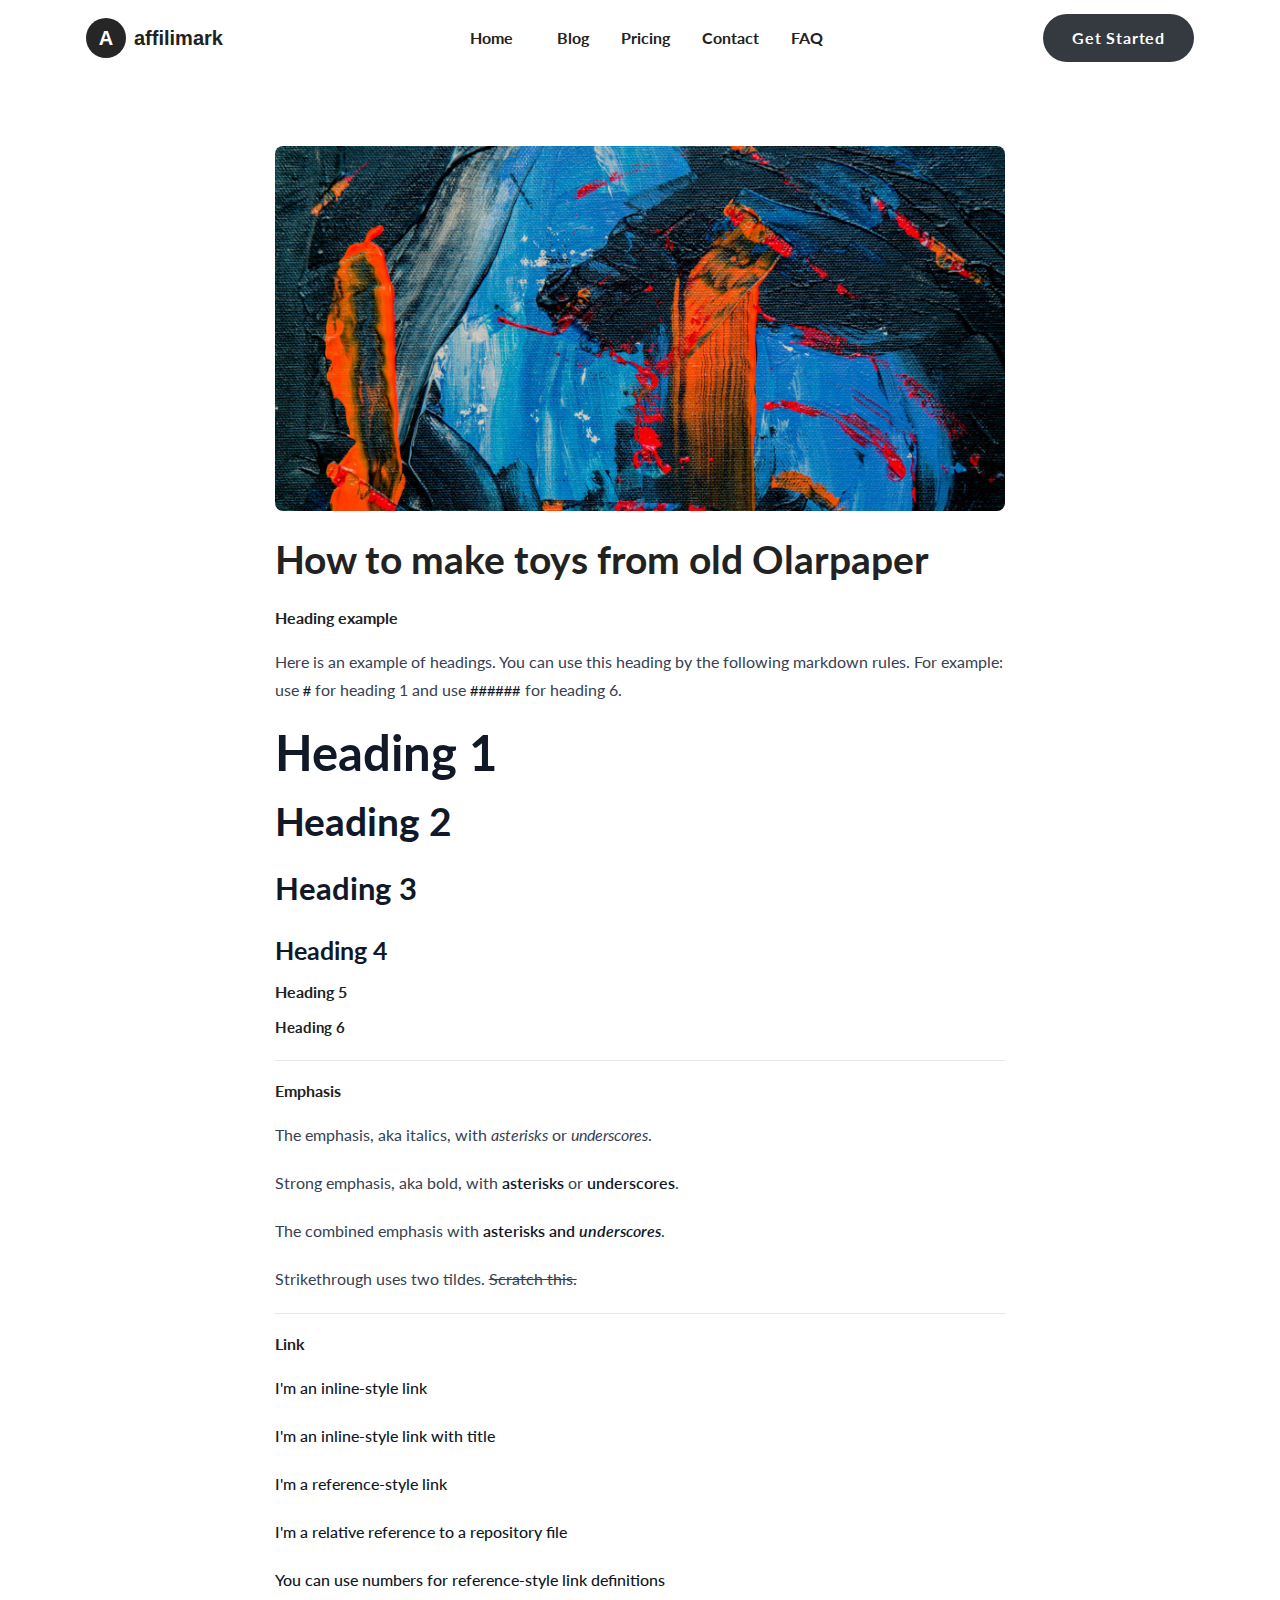
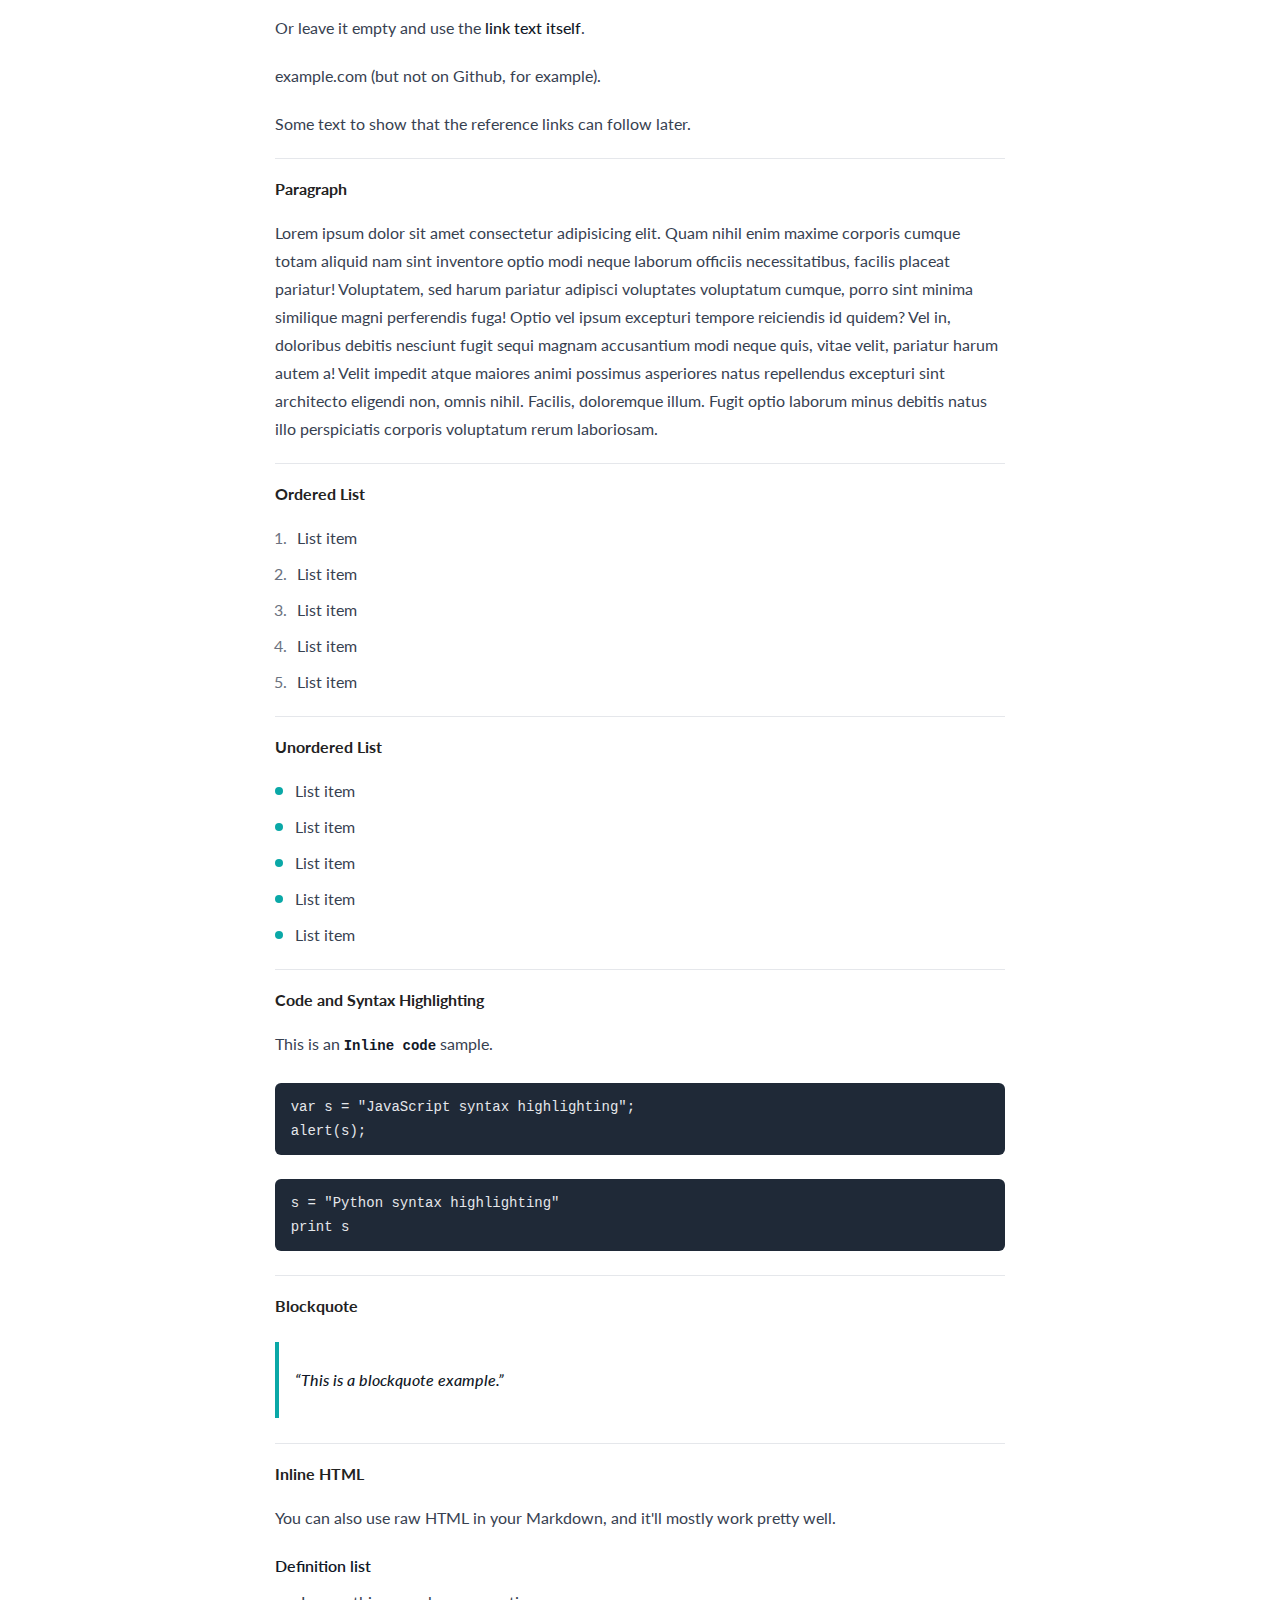
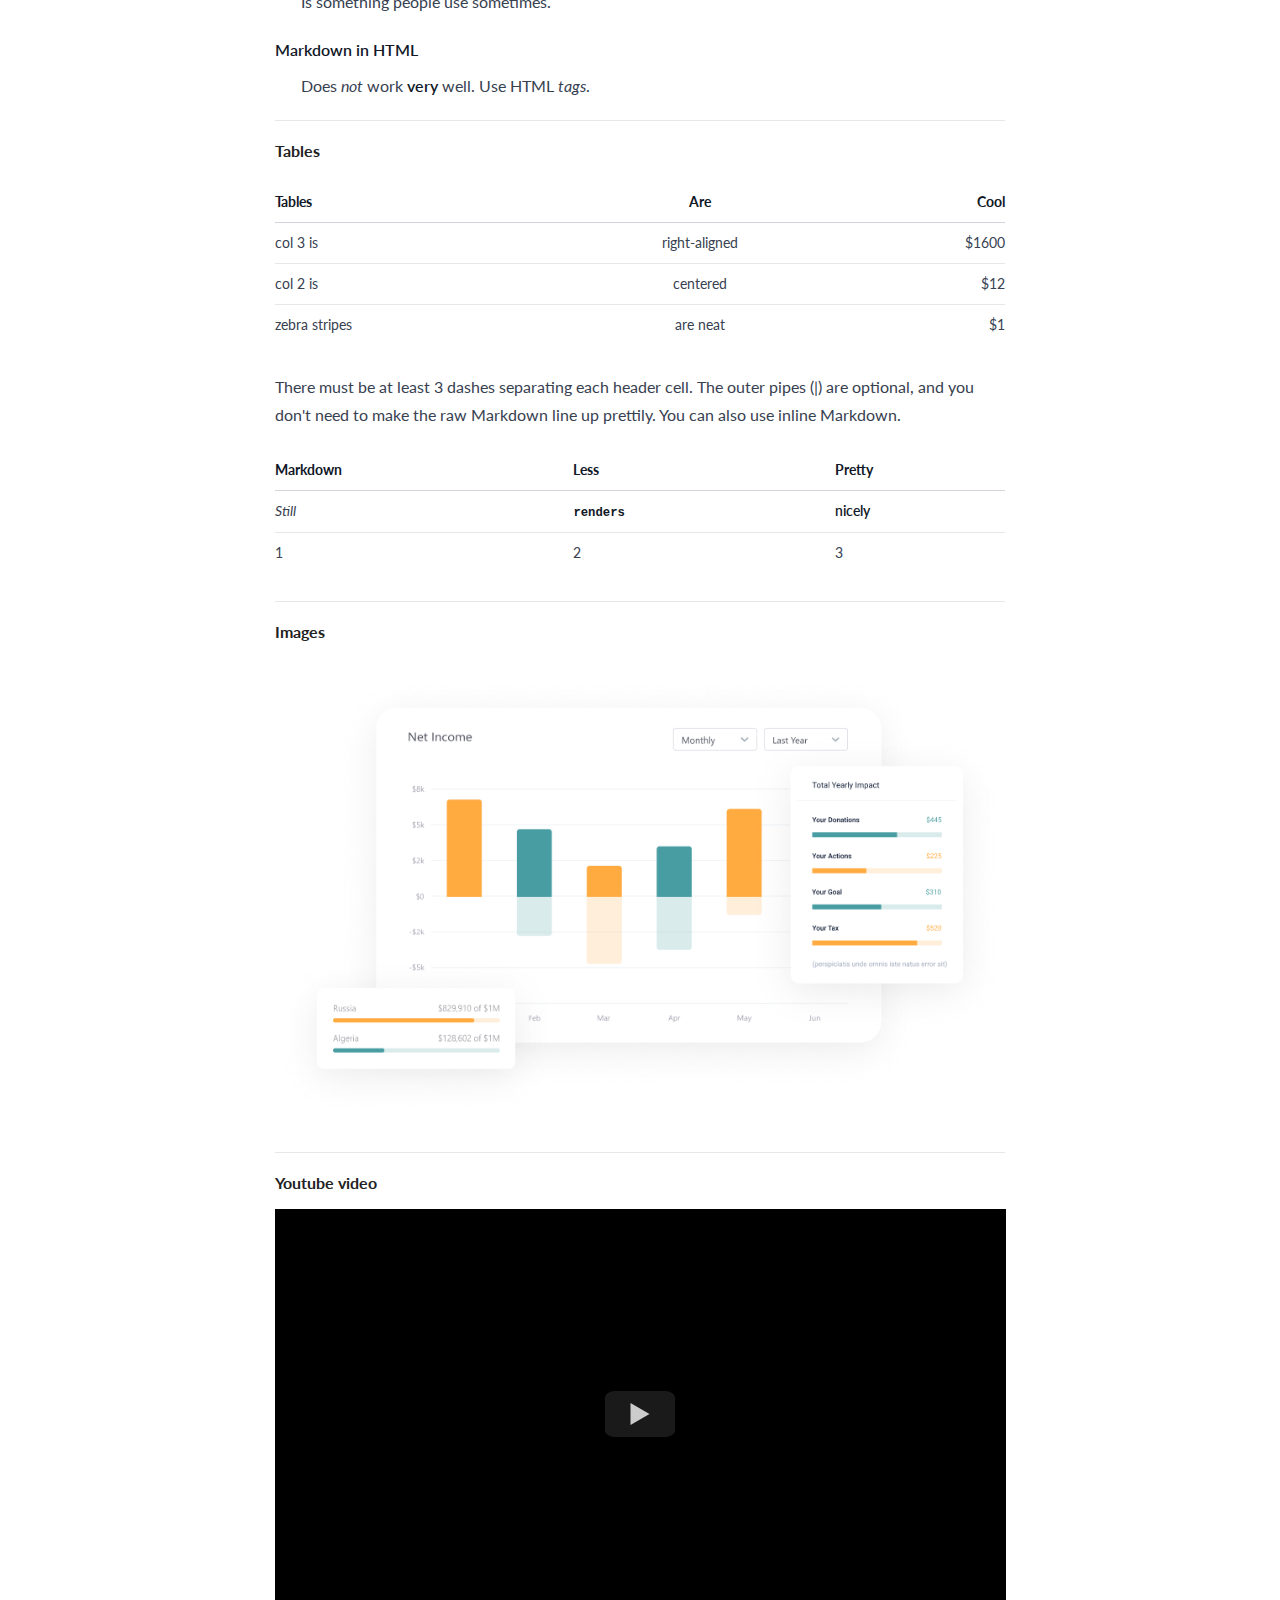
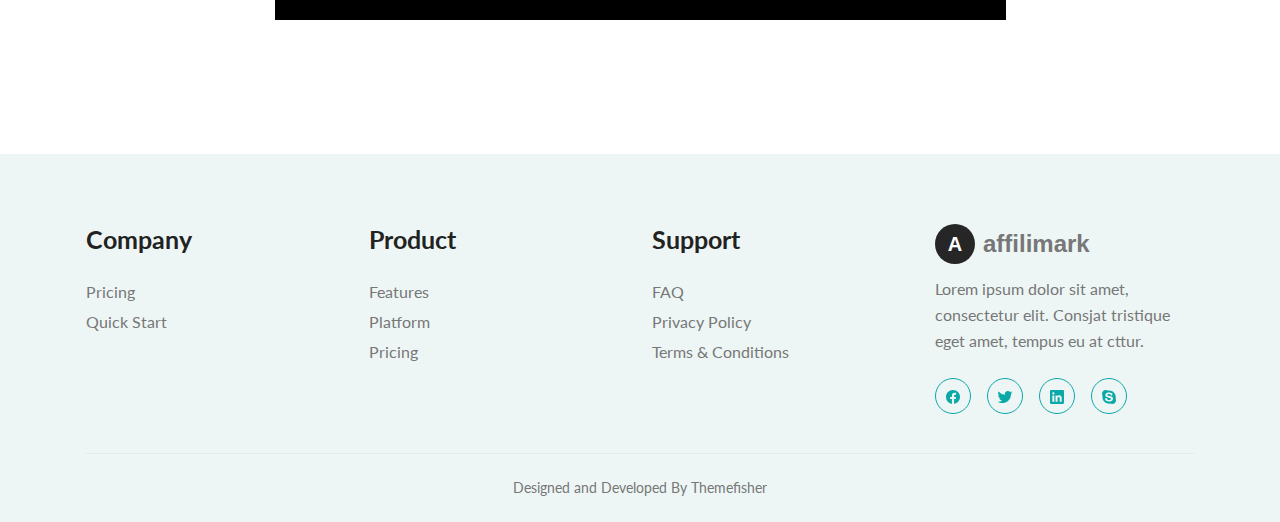
<file: blogs/blog-2.html>
<!DOCTYPE html><html lang="en"><head><meta charSet="utf-8"/><link rel="preconnect" href="https://fonts.gstatic.com" crossorigin="true"/><style>undefined</style><meta name="viewport" content="width=device-width, initial-scale=1, maximum-scale=5"/><title>How to make toys from old Olarpaper</title><meta name="description" content="Heading example Here is example of hedings. You can use this heading by following markdownify rules."/><meta name="author" content="Themefisher"/><meta property="og:title" content="How to make toys from old Olarpaper"/><meta property="og:description" content="Heading example Here is example of hedings. You can use this heading by following markdownify rules."/><meta property="og:type" content="website"/><meta property="og:url" content="//blogs/blog-2"/><meta name="twitter:title" content="How to make toys from old Olarpaper"/><meta name="twitter:description" content="Heading example Here is example of hedings. You can use this heading by following markdownify rules."/><meta property="og:image" content="/"/><meta name="twitter:image" content="/"/><meta name="twitter:card" content="summary_large_image"/><link rel="preload" as="image" href="/images/blog-2.jpg"/><meta name="next-head-count" content="17"/><link rel="shortcut icon" type="image/png" sizes="32x32" href="/images/abstract.png"/><meta name="theme-name" content="next-boilerplate"/><meta name="msapplication-TileColor" content="#000000"/><meta name="theme-color" media="(prefers-color-scheme: light)" content="#fff"/><meta name="theme-color" media="(prefers-color-scheme: dark)" content="#000"/><link rel="preload" href="/_next/static/css/032f64b459318e80.css" as="style"/><link rel="stylesheet" href="/_next/static/css/032f64b459318e80.css" data-n-g=""/><link rel="preload" href="/_next/static/css/c49ea44ddcb26f2f.css" as="style"/><link rel="stylesheet" href="/_next/static/css/c49ea44ddcb26f2f.css" data-n-p=""/><noscript data-n-css=""></noscript><script defer="" nomodule="" src="/_next/static/chunks/polyfills-c67a75d1b6f99dc8.js"></script><script src="/_next/static/chunks/webpack-8fa1640cc84ba8fe.js" defer=""></script><script src="/_next/static/chunks/framework-3b5a00d5d7e8d93b.js" defer=""></script><script src="/_next/static/chunks/main-7f42b959b0669217.js" defer=""></script><script src="/_next/static/chunks/pages/_app-b32c5c91f735bd8a.js" defer=""></script><script src="/_next/static/chunks/ae51ba48-b146860dfe661311.js" defer=""></script><script src="/_next/static/chunks/127-a0dbfc4618f5c409.js" defer=""></script><script src="/_next/static/chunks/535-dcfbf2e967869ed5.js" defer=""></script><script src="/_next/static/chunks/pages/blogs/%5Bsingle%5D-1db44e771b71d7e4.js" defer=""></script><script src="/_next/static/hS76qsE4fDTnitMdT02K7/_buildManifest.js" defer=""></script><script src="/_next/static/hS76qsE4fDTnitMdT02K7/_ssgManifest.js" defer=""></script></head><body><div id="__next"><header class="header"><nav class="navbar container"><div class="order-0"><a class="navbar-brand block py-1" style="height:48px;width:200px" href="/"><div class="flex items-center gap-x-2"><div class="h-10 once w-10 flex items-center justify-center rounded-full text-white" style="background-color:#262626">A</div><div class="once font-bold">affilimark</div></div></a></div><button id="show-button" class="order-2 flex cursor-pointer items-center md:hidden md:order-1"><svg class="h-6 fill-current" viewBox="0 0 20 20"><title>Menu Close</title><path d="M0 3h20v2H0V3z m0 6h20v2H0V9z m0 6h20v2H0V0z"></path></svg></button><div id="nav-menu" class="order-3 md:order-1 max-h-0"><ul class="navbar-nav block w-full md:flex md:w-auto lg:space-x-2"><li class="nav-item"><a class="nav-link block " href="/">Home</a></li><li class="nav-item"><a class="nav-link block " href="/blogs">Blog</a></li><li class="nav-item"><a class="nav-link block " href="/pricing">Pricing</a></li><li class="nav-item"><a class="nav-link block " href="/contact">Contact</a></li><li class="nav-item"><a class="nav-link block " href="/faq">FAQ</a></li><li class="md:hidden"><a class="btn btn-primary z-0 py-[14px]" rel="" href="/contact">Get Started</a></li></ul></div><div class="d-flex order-1 ml-auto hidden min-w-[200px] items-center justify-end md:ml-0 md:flex md:order-2"><a class="btn btn-primary z-0 py-[14px] tracking-wider" style="background-color:#343a40" rel="" href="/contact">Get Started</a></div></nav></header><main><section class="section"><div class="container"><div class="row"><article class="col-12 mx-auto text-center md:col-8"><img alt="How to make toys from old Olarpaper" src="/images/blog-2.jpg" width="1000" height="500" decoding="async" data-nimg="1" class="rounded-lg" style="color:transparent;width:100%;height:auto"/><h1 class="h2 mb-6 mt-6 text-left">How to make toys from old Olarpaper</h1><div class="content mb-16 text-left"><h5 id="heading-example">Heading example</h5>
<p>Here is an example of headings. You can use this heading by the following markdown rules. For example: use <code>#</code> for heading 1 and use <code>######</code> for heading 6.</p>
<h1 id="heading-1">Heading 1</h1>
<h2 id="heading-2">Heading 2</h2>
<h3 id="heading-3">Heading 3</h3>
<h4 id="heading-4">Heading 4</h4>
<h5 id="heading-5">Heading 5</h5>
<h6 id="heading-6">Heading 6</h6>
<hr/>
<h5 id="emphasis">Emphasis</h5>
<p>The emphasis, aka italics, with <em>asterisks</em> or <em>underscores</em>.</p>
<p>Strong emphasis, aka bold, with <strong>asterisks</strong> or <strong>underscores</strong>.</p>
<p>The combined emphasis with <strong>asterisks and <em>underscores</em></strong>.</p>
<p>Strikethrough uses two tildes. <del>Scratch this.</del></p>
<hr/>
<h5 id="link">Link</h5>
<p><a href="https://www.google.com">I&#x27;m an inline-style link</a></p>
<p><a href="https://www.google.com" title="Google&#x27;s Homepage">I&#x27;m an inline-style link with title</a></p>
<p><a href="https://www.themefisher.com">I&#x27;m a reference-style link</a></p>
<p><a href="../blob/master/LICENSE">I&#x27;m a relative reference to a repository file</a></p>
<p><a href="https://gethugothemes.com">You can use numbers for reference-style link definitions</a></p>
<p>Or leave it empty and use the <a href="https://www.getjekyllthemes.com">link text itself</a>.</p>
<p>example.com (but not on Github, for example).</p>
<p>Some text to show that the reference links can follow later.</p>
<hr/>
<h5 id="paragraph">Paragraph</h5>
<p>Lorem ipsum dolor sit amet consectetur adipisicing elit. Quam nihil enim maxime corporis cumque totam aliquid nam sint inventore optio modi neque laborum officiis necessitatibus, facilis placeat pariatur! Voluptatem, sed harum pariatur adipisci voluptates voluptatum cumque, porro sint minima similique magni perferendis fuga! Optio vel ipsum excepturi tempore reiciendis id quidem? Vel in, doloribus debitis nesciunt fugit sequi magnam accusantium modi neque quis, vitae velit, pariatur harum autem a! Velit impedit atque maiores animi possimus asperiores natus repellendus excepturi sint architecto eligendi non, omnis nihil. Facilis, doloremque illum. Fugit optio laborum minus debitis natus illo perspiciatis corporis voluptatum rerum laboriosam.</p>
<hr/>
<h5 id="ordered-list">Ordered List</h5>
<ol>
<li>List item</li>
<li>List item</li>
<li>List item</li>
<li>List item</li>
<li>List item</li>
</ol>
<hr/>
<h5 id="unordered-list">Unordered List</h5>
<ul>
<li>List item</li>
<li>List item</li>
<li>List item</li>
<li>List item</li>
<li>List item</li>
</ul>
<hr/>
<h5 id="code-and-syntax-highlighting">Code and Syntax Highlighting</h5>
<p>This is an <code>Inline code</code> sample.</p>
<pre><code class="language-javascript">var s = &quot;JavaScript syntax highlighting&quot;;
alert(s);
</code></pre>
<pre><code class="language-python">s = &quot;Python syntax highlighting&quot;
print s
</code></pre>
<hr/>
<h5 id="blockquote">Blockquote</h5>
<blockquote>
<p>This is a blockquote example.</p>
</blockquote>
<hr/>
<h5 id="inline-html">Inline HTML</h5>
<p>You can also use raw HTML in your Markdown, and it&#x27;ll mostly work pretty well.</p>
<dl><dt>Definition list</dt><dd>Is something people use sometimes.</dd><dt>Markdown in HTML</dt><dd>Does <em>not</em> work <strong>very</strong> well. Use HTML <em>tags</em>.</dd></dl>
<hr/>
<h5 id="tables">Tables</h5>
<table><thead><tr><th>Tables</th><th align="center">Are</th><th align="right">Cool</th></tr></thead><tbody><tr><td>col 3 is</td><td align="center">right-aligned</td><td align="right">$1600</td></tr><tr><td>col 2 is</td><td align="center">centered</td><td align="right">$12</td></tr><tr><td>zebra stripes</td><td align="center">are neat</td><td align="right">$1</td></tr></tbody></table>
<p>There must be at least 3 dashes separating each header cell.
The outer pipes (|) are optional, and you don&#x27;t need to make the
raw Markdown line up prettily. You can also use inline Markdown.</p>
<table><thead><tr><th>Markdown</th><th>Less</th><th>Pretty</th></tr></thead><tbody><tr><td><em>Still</em></td><td><code>renders</code></td><td><strong>nicely</strong></td></tr><tr><td>1</td><td>2</td><td>3</td></tr></tbody></table>
<hr/>
<h5 id="images">Images</h5>
<p><img src="/images/service-slide-1.png" alt="service" title="service"/></p>
<hr/>
<h5 id="youtube-video">Youtube video</h5>
<link rel="preload" href="https://i.ytimg.com/vi/C0DPdy98e4c/hqdefault.jpg" as="image"/><article class="yt-lite " data-title="YouTube Video" style="background-image:url(https://i.ytimg.com/vi/C0DPdy98e4c/hqdefault.jpg);--aspect-ratio:56.25%"><button type="button" class="lty-playbtn" aria-label="Watch YouTube Video"></button></article></div></article></div></div></section></main><footer class="section bg-theme-light pb-0"><div class="container"><div class="row"><div class="mb-12 sm:col-6 lg:col-3"><h2 class="h4">Company</h2><ul class="mt-6"><li class="mb-1"><a rel="" href="/pricing">Pricing</a></li><li class="mb-1"><a rel="" href="/blogs/blog-2#">Quick Start</a></li></ul></div><div class="mb-12 sm:col-6 lg:col-3"><h2 class="h4">Product</h2><ul class="mt-6"><li class="mb-1"><a rel="" href="/blogs/blog-2#">Features</a></li><li class="mb-1"><a rel="" href="/blogs/blog-2#">Platform</a></li><li class="mb-1"><a rel="" href="/pricing">Pricing</a></li></ul></div><div class="mb-12 sm:col-6 lg:col-3"><h2 class="h4">Support</h2><ul class="mt-6"><li class="mb-1"><a rel="" href="/faq">FAQ</a></li><li class="mb-1"><a rel="" href="/blogs/blog-2#">Privacy Policy</a></li><li class="mb-1"><a rel="" href="/blogs/blog-2#">Terms &amp; Conditions</a></li></ul></div><div class="md-12 sm:col-6 lg:col-3"><a aria-label="Bigspring" href="/"><div class="flex items-center gap-x-2"><div class="once h-10 once w-10 flex items-center justify-center rounded-full text-white text-xl font-semibold" style="background-color:#262626">A</div><div class="once font-bold text-2xl">affilimark</div></div></a><p class="mt-3 mb-6">Lorem ipsum dolor sit amet, consectetur elit. Consjat tristique eget amet, tempus eu at cttur.</p><ul class="social-icons mb-8"><li class="inline-block"><a aria-label="facebook" href="https://facebook.com/" target="_blank" rel="noopener noreferrer nofollow"><svg stroke="currentColor" fill="currentColor" stroke-width="0" viewBox="0 0 512 512" height="1em" width="1em" xmlns="http://www.w3.org/2000/svg"><path fill-rule="evenodd" d="M480 257.35c0-123.7-100.3-224-224-224s-224 100.3-224 224c0 111.8 81.9 204.47 189 221.29V322.12h-56.89v-64.77H221V208c0-56.13 33.45-87.16 84.61-87.16 24.51 0 50.15 4.38 50.15 4.38v55.13H327.5c-27.81 0-36.51 17.26-36.51 35v42h62.12l-9.92 64.77H291v156.54c107.1-16.81 189-109.48 189-221.31z"></path></svg></a></li><li class="inline-block"><a aria-label="twitter" href="https://twitter.com/" target="_blank" rel="noopener noreferrer nofollow"><svg stroke="currentColor" fill="currentColor" stroke-width="0" viewBox="0 0 512 512" height="1em" width="1em" xmlns="http://www.w3.org/2000/svg"><path d="M496 109.5a201.8 201.8 0 01-56.55 15.3 97.51 97.51 0 0043.33-53.6 197.74 197.74 0 01-62.56 23.5A99.14 99.14 0 00348.31 64c-54.42 0-98.46 43.4-98.46 96.9a93.21 93.21 0 002.54 22.1 280.7 280.7 0 01-203-101.3A95.69 95.69 0 0036 130.4c0 33.6 17.53 63.3 44 80.7A97.5 97.5 0 0135.22 199v1.2c0 47 34 86.1 79 95a100.76 100.76 0 01-25.94 3.4 94.38 94.38 0 01-18.51-1.8c12.51 38.5 48.92 66.5 92.05 67.3A199.59 199.59 0 0139.5 405.6a203 203 0 01-23.5-1.4A278.68 278.68 0 00166.74 448c181.36 0 280.44-147.7 280.44-275.8 0-4.2-.11-8.4-.31-12.5A198.48 198.48 0 00496 109.5z"></path></svg></a></li><li class="inline-block"><a aria-label="linkedin" href="https://linkedin.com/" target="_blank" rel="noopener noreferrer nofollow"><svg stroke="currentColor" fill="currentColor" stroke-width="0" viewBox="0 0 512 512" height="1em" width="1em" xmlns="http://www.w3.org/2000/svg"><path d="M444.17 32H70.28C49.85 32 32 46.7 32 66.89v374.72C32 461.91 49.85 480 70.28 480h373.78c20.54 0 35.94-18.21 35.94-38.39V66.89C480.12 46.7 464.6 32 444.17 32zm-273.3 373.43h-64.18V205.88h64.18zM141 175.54h-.46c-20.54 0-33.84-15.29-33.84-34.43 0-19.49 13.65-34.42 34.65-34.42s33.85 14.82 34.31 34.42c-.01 19.14-13.31 34.43-34.66 34.43zm264.43 229.89h-64.18V296.32c0-26.14-9.34-44-32.56-44-17.74 0-28.24 12-32.91 23.69-1.75 4.2-2.22 9.92-2.22 15.76v113.66h-64.18V205.88h64.18v27.77c9.34-13.3 23.93-32.44 57.88-32.44 42.13 0 74 27.77 74 87.64z"></path></svg></a></li><li class="inline-block"><a aria-label="skype" href="https://skype.com/" target="_blank" rel="noopener noreferrer nofollow"><svg stroke="currentColor" fill="currentColor" stroke-width="0" viewBox="0 0 512 512" height="1em" width="1em" xmlns="http://www.w3.org/2000/svg"><path d="M467.16 303.6a205.69 205.69 0 004.9-45.15c0-116.32-95.69-210.7-213.79-210.7a221.83 221.83 0 00-36.52 3A123.58 123.58 0 00155.93 32C87.55 32 32 86.72 32 154.15A119.56 119.56 0 0049 216a211.16 211.16 0 00-4.32 42.35c0 116.44 95.69 210.7 213.67 210.7a214 214 0 0039.09-3.5A125.45 125.45 0 00356.07 480C424.57 480 480 425.28 480 357.85a118 118 0 00-12.84-54.25zM368 359c-9.92 13.76-24.51 24.73-43.41 32.43S283.36 403 257.69 403c-30.69 0-56.36-5.37-76.55-15.87a101 101 0 01-35.24-30.8c-9.11-12.83-13.66-25.66-13.66-38 0-7.7 3-14.35 8.87-19.95 5.84-5.37 13.42-8.17 22.29-8.17 7.35 0 13.65 2.1 18.79 6.42 4.9 4.08 9.1 10.15 12.48 18.08A108.09 108.09 0 00207 336.15q6.32 8.22 17.86 13.65c7.82 3.62 18.2 5.48 31 5.48 17.62 0 32.09-3.73 42.94-11.08 10.74-7.12 15.88-15.75 15.88-26.25 0-8.28-2.69-14.82-8.29-19.95-5.83-5.37-13.42-9.57-22.87-12.37-9.69-3-22.87-6.18-39.21-9.56-22.17-4.67-41-10.27-56-16.57-15.28-6.42-27.65-15.4-36.76-26.48-9.22-11.32-13.77-25.55-13.77-42.24a67.86 67.86 0 0114.47-42.58c9.57-12.25 23.46-21.82 41.55-28.35 17.74-6.53 38.86-9.8 62.66-9.8 19.14 0 35.83 2.22 49.83 6.42s25.91 10.15 35.36 17.38 16.34 14.93 20.77 23 6.66 16.22 6.66 24c0 7.46-2.92 14.35-8.76 20.3a29.65 29.65 0 01-21.94 9.1c-7.93 0-14.12-1.87-18.43-5.6-4-3.5-8.17-8.87-12.72-16.69-5.37-9.91-11.79-17.85-19.14-23.45-7.24-5.36-19.14-8.16-35.71-8.16-15.29 0-27.77 3-37 9-8.87 5.72-13.19 12.37-13.19 20.18a18.26 18.26 0 004.32 12.25 38.13 38.13 0 0012.72 9.57 90.14 90.14 0 0017.15 6.53c6 1.64 15.87 4.09 29.53 7.12 17.38 3.62 33.25 7.82 47.26 12.13 14.24 4.55 26.49 10 36.52 16.45a72.93 72.93 0 0124.16 25.09c5.72 10 8.64 22.63 8.64 37.1A75.09 75.09 0 01368 359z"></path></svg></a></li></ul></div></div><div class="border-t border-border py-6"><p class="text-sm text-center">Designed and Developed By <a href="https://themefisher.com/">Themefisher</a></p></div></div></footer></div><script id="__NEXT_DATA__" type="application/json">{"props":{"pageProps":{"post":[{"frontmatter":{"title":"How to make toys from old Olarpaper","description":"Heading example Here is example of hedings. You can use this heading by following markdownify rules.","image":"/images/blog-2.jpg","date":"2022-05-04T05:00:00.000Z","draft":false},"slug":"blog-2","content":"\r\n##### Heading example\r\n\r\nHere is an example of headings. You can use this heading by the following markdown rules. For example: use `#` for heading 1 and use `######` for heading 6.\r\n\r\n# Heading 1\r\n\r\n## Heading 2\r\n\r\n### Heading 3\r\n\r\n#### Heading 4\r\n\r\n##### Heading 5\r\n\r\n###### Heading 6\r\n\r\n---\r\n\r\n##### Emphasis\r\n\r\nThe emphasis, aka italics, with _asterisks_ or _underscores_.\r\n\r\nStrong emphasis, aka bold, with **asterisks** or **underscores**.\r\n\r\nThe combined emphasis with **asterisks and _underscores_**.\r\n\r\nStrikethrough uses two tildes. ~~Scratch this.~~\r\n\r\n---\r\n\r\n##### Link\r\n\r\n[I'm an inline-style link](https://www.google.com)\r\n\r\n[I'm an inline-style link with title](https://www.google.com \"Google's Homepage\")\r\n\r\n[I'm a reference-style link][arbitrary case-insensitive reference text]\r\n\r\n[I'm a relative reference to a repository file](../blob/master/LICENSE)\r\n\r\n[You can use numbers for reference-style link definitions][1]\r\n\r\nOr leave it empty and use the [link text itself].\r\n\r\nexample.com (but not on Github, for example).\r\n\r\nSome text to show that the reference links can follow later.\r\n\r\n[arbitrary case-insensitive reference text]: https://www.themefisher.com\r\n[1]: https://gethugothemes.com\r\n[link text itself]: https://www.getjekyllthemes.com\r\n\r\n---\r\n\r\n##### Paragraph\r\n\r\nLorem ipsum dolor sit amet consectetur adipisicing elit. Quam nihil enim maxime corporis cumque totam aliquid nam sint inventore optio modi neque laborum officiis necessitatibus, facilis placeat pariatur! Voluptatem, sed harum pariatur adipisci voluptates voluptatum cumque, porro sint minima similique magni perferendis fuga! Optio vel ipsum excepturi tempore reiciendis id quidem? Vel in, doloribus debitis nesciunt fugit sequi magnam accusantium modi neque quis, vitae velit, pariatur harum autem a! Velit impedit atque maiores animi possimus asperiores natus repellendus excepturi sint architecto eligendi non, omnis nihil. Facilis, doloremque illum. Fugit optio laborum minus debitis natus illo perspiciatis corporis voluptatum rerum laboriosam.\r\n\r\n---\r\n\r\n##### Ordered List\r\n\r\n1. List item\r\n2. List item\r\n3. List item\r\n4. List item\r\n5. List item\r\n\r\n---\r\n\r\n##### Unordered List\r\n\r\n- List item\r\n- List item\r\n- List item\r\n- List item\r\n- List item\r\n\r\n---\r\n\r\n##### Code and Syntax Highlighting\r\n\r\nThis is an `Inline code` sample.\r\n\r\n```javascript\r\nvar s = \"JavaScript syntax highlighting\";\r\nalert(s);\r\n```\r\n\r\n```python\r\ns = \"Python syntax highlighting\"\r\nprint s\r\n```\r\n\r\n---\r\n\r\n##### Blockquote\r\n\r\n\u003e This is a blockquote example.\r\n\r\n---\r\n\r\n##### Inline HTML\r\n\r\nYou can also use raw HTML in your Markdown, and it'll mostly work pretty well.\r\n\r\n\u003cdl\u003e\r\n  \u003cdt\u003eDefinition list\u003c/dt\u003e\r\n  \u003cdd\u003eIs something people use sometimes.\u003c/dd\u003e\r\n\r\n  \u003cdt\u003eMarkdown in HTML\u003c/dt\u003e\r\n  \u003cdd\u003eDoes *not* work **very** well. Use HTML \u003cem\u003etags\u003c/em\u003e.\u003c/dd\u003e\r\n\u003c/dl\u003e\r\n\r\n---\r\n\r\n##### Tables\r\n\r\n| Tables        |      Are      |  Cool |\r\n| ------------- | :-----------: | ----: |\r\n| col 3 is      | right-aligned | $1600 |\r\n| col 2 is      |   centered    |   $12 |\r\n| zebra stripes |   are neat    |    $1 |\r\n\r\nThere must be at least 3 dashes separating each header cell.\r\nThe outer pipes (|) are optional, and you don't need to make the\r\nraw Markdown line up prettily. You can also use inline Markdown.\r\n\r\n| Markdown | Less      | Pretty     |\r\n| -------- | --------- | ---------- |\r\n| _Still_  | `renders` | **nicely** |\r\n| 1        | 2         | 3          |\r\n\r\n---\r\n\r\n##### Images\r\n\r\n![service](/images/service-slide-1.png \"service\")\r\n\r\n---\r\n\r\n##### Youtube video\r\n\r\n\u003cYoutubePlayer id=\"C0DPdy98e4c\" title=\"YouTube Video\" /\u003e\r\n"}],"mdxContent":{"compiledSource":"/*@jsxRuntime automatic @jsxImportSource react*/\nconst {Fragment: _Fragment, jsx: _jsx, jsxs: _jsxs} = arguments[0];\nconst {useMDXComponents: _provideComponents} = arguments[0];\nfunction _createMdxContent(props) {\n  const _components = Object.assign({\n    h5: \"h5\",\n    p: \"p\",\n    code: \"code\",\n    h1: \"h1\",\n    h2: \"h2\",\n    h3: \"h3\",\n    h4: \"h4\",\n    h6: \"h6\",\n    hr: \"hr\",\n    em: \"em\",\n    strong: \"strong\",\n    del: \"del\",\n    a: \"a\",\n    ol: \"ol\",\n    li: \"li\",\n    ul: \"ul\",\n    pre: \"pre\",\n    blockquote: \"blockquote\",\n    table: \"table\",\n    thead: \"thead\",\n    tr: \"tr\",\n    th: \"th\",\n    tbody: \"tbody\",\n    td: \"td\",\n    img: \"img\"\n  }, _provideComponents(), props.components), {YoutubePlayer} = _components;\n  if (!YoutubePlayer) _missingMdxReference(\"YoutubePlayer\", true);\n  return _jsxs(_Fragment, {\n    children: [_jsx(_components.h5, {\n      id: \"heading-example\",\n      children: \"Heading example\"\n    }), \"\\n\", _jsxs(_components.p, {\n      children: [\"Here is an example of headings. You can use this heading by the following markdown rules. For example: use \", _jsx(_components.code, {\n        children: \"#\"\n      }), \" for heading 1 and use \", _jsx(_components.code, {\n        children: \"######\"\n      }), \" for heading 6.\"]\n    }), \"\\n\", _jsx(_components.h1, {\n      id: \"heading-1\",\n      children: \"Heading 1\"\n    }), \"\\n\", _jsx(_components.h2, {\n      id: \"heading-2\",\n      children: \"Heading 2\"\n    }), \"\\n\", _jsx(_components.h3, {\n      id: \"heading-3\",\n      children: \"Heading 3\"\n    }), \"\\n\", _jsx(_components.h4, {\n      id: \"heading-4\",\n      children: \"Heading 4\"\n    }), \"\\n\", _jsx(_components.h5, {\n      id: \"heading-5\",\n      children: \"Heading 5\"\n    }), \"\\n\", _jsx(_components.h6, {\n      id: \"heading-6\",\n      children: \"Heading 6\"\n    }), \"\\n\", _jsx(_components.hr, {}), \"\\n\", _jsx(_components.h5, {\n      id: \"emphasis\",\n      children: \"Emphasis\"\n    }), \"\\n\", _jsxs(_components.p, {\n      children: [\"The emphasis, aka italics, with \", _jsx(_components.em, {\n        children: \"asterisks\"\n      }), \" or \", _jsx(_components.em, {\n        children: \"underscores\"\n      }), \".\"]\n    }), \"\\n\", _jsxs(_components.p, {\n      children: [\"Strong emphasis, aka bold, with \", _jsx(_components.strong, {\n        children: \"asterisks\"\n      }), \" or \", _jsx(_components.strong, {\n        children: \"underscores\"\n      }), \".\"]\n    }), \"\\n\", _jsxs(_components.p, {\n      children: [\"The combined emphasis with \", _jsxs(_components.strong, {\n        children: [\"asterisks and \", _jsx(_components.em, {\n          children: \"underscores\"\n        })]\n      }), \".\"]\n    }), \"\\n\", _jsxs(_components.p, {\n      children: [\"Strikethrough uses two tildes. \", _jsx(_components.del, {\n        children: \"Scratch this.\"\n      })]\n    }), \"\\n\", _jsx(_components.hr, {}), \"\\n\", _jsx(_components.h5, {\n      id: \"link\",\n      children: \"Link\"\n    }), \"\\n\", _jsx(_components.p, {\n      children: _jsx(_components.a, {\n        href: \"https://www.google.com\",\n        children: \"I'm an inline-style link\"\n      })\n    }), \"\\n\", _jsx(_components.p, {\n      children: _jsx(_components.a, {\n        href: \"https://www.google.com\",\n        title: \"Google's Homepage\",\n        children: \"I'm an inline-style link with title\"\n      })\n    }), \"\\n\", _jsx(_components.p, {\n      children: _jsx(_components.a, {\n        href: \"https://www.themefisher.com\",\n        children: \"I'm a reference-style link\"\n      })\n    }), \"\\n\", _jsx(_components.p, {\n      children: _jsx(_components.a, {\n        href: \"../blob/master/LICENSE\",\n        children: \"I'm a relative reference to a repository file\"\n      })\n    }), \"\\n\", _jsx(_components.p, {\n      children: _jsx(_components.a, {\n        href: \"https://gethugothemes.com\",\n        children: \"You can use numbers for reference-style link definitions\"\n      })\n    }), \"\\n\", _jsxs(_components.p, {\n      children: [\"Or leave it empty and use the \", _jsx(_components.a, {\n        href: \"https://www.getjekyllthemes.com\",\n        children: \"link text itself\"\n      }), \".\"]\n    }), \"\\n\", _jsx(_components.p, {\n      children: \"example.com (but not on Github, for example).\"\n    }), \"\\n\", _jsx(_components.p, {\n      children: \"Some text to show that the reference links can follow later.\"\n    }), \"\\n\", _jsx(_components.hr, {}), \"\\n\", _jsx(_components.h5, {\n      id: \"paragraph\",\n      children: \"Paragraph\"\n    }), \"\\n\", _jsx(_components.p, {\n      children: \"Lorem ipsum dolor sit amet consectetur adipisicing elit. Quam nihil enim maxime corporis cumque totam aliquid nam sint inventore optio modi neque laborum officiis necessitatibus, facilis placeat pariatur! Voluptatem, sed harum pariatur adipisci voluptates voluptatum cumque, porro sint minima similique magni perferendis fuga! Optio vel ipsum excepturi tempore reiciendis id quidem? Vel in, doloribus debitis nesciunt fugit sequi magnam accusantium modi neque quis, vitae velit, pariatur harum autem a! Velit impedit atque maiores animi possimus asperiores natus repellendus excepturi sint architecto eligendi non, omnis nihil. Facilis, doloremque illum. Fugit optio laborum minus debitis natus illo perspiciatis corporis voluptatum rerum laboriosam.\"\n    }), \"\\n\", _jsx(_components.hr, {}), \"\\n\", _jsx(_components.h5, {\n      id: \"ordered-list\",\n      children: \"Ordered List\"\n    }), \"\\n\", _jsxs(_components.ol, {\n      children: [\"\\n\", _jsx(_components.li, {\n        children: \"List item\"\n      }), \"\\n\", _jsx(_components.li, {\n        children: \"List item\"\n      }), \"\\n\", _jsx(_components.li, {\n        children: \"List item\"\n      }), \"\\n\", _jsx(_components.li, {\n        children: \"List item\"\n      }), \"\\n\", _jsx(_components.li, {\n        children: \"List item\"\n      }), \"\\n\"]\n    }), \"\\n\", _jsx(_components.hr, {}), \"\\n\", _jsx(_components.h5, {\n      id: \"unordered-list\",\n      children: \"Unordered List\"\n    }), \"\\n\", _jsxs(_components.ul, {\n      children: [\"\\n\", _jsx(_components.li, {\n        children: \"List item\"\n      }), \"\\n\", _jsx(_components.li, {\n        children: \"List item\"\n      }), \"\\n\", _jsx(_components.li, {\n        children: \"List item\"\n      }), \"\\n\", _jsx(_components.li, {\n        children: \"List item\"\n      }), \"\\n\", _jsx(_components.li, {\n        children: \"List item\"\n      }), \"\\n\"]\n    }), \"\\n\", _jsx(_components.hr, {}), \"\\n\", _jsx(_components.h5, {\n      id: \"code-and-syntax-highlighting\",\n      children: \"Code and Syntax Highlighting\"\n    }), \"\\n\", _jsxs(_components.p, {\n      children: [\"This is an \", _jsx(_components.code, {\n        children: \"Inline code\"\n      }), \" sample.\"]\n    }), \"\\n\", _jsx(_components.pre, {\n      children: _jsx(_components.code, {\n        className: \"language-javascript\",\n        children: \"var s = \\\"JavaScript syntax highlighting\\\";\\r\\nalert(s);\\n\"\n      })\n    }), \"\\n\", _jsx(_components.pre, {\n      children: _jsx(_components.code, {\n        className: \"language-python\",\n        children: \"s = \\\"Python syntax highlighting\\\"\\r\\nprint s\\n\"\n      })\n    }), \"\\n\", _jsx(_components.hr, {}), \"\\n\", _jsx(_components.h5, {\n      id: \"blockquote\",\n      children: \"Blockquote\"\n    }), \"\\n\", _jsxs(_components.blockquote, {\n      children: [\"\\n\", _jsx(_components.p, {\n        children: \"This is a blockquote example.\"\n      }), \"\\n\"]\n    }), \"\\n\", _jsx(_components.hr, {}), \"\\n\", _jsx(_components.h5, {\n      id: \"inline-html\",\n      children: \"Inline HTML\"\n    }), \"\\n\", _jsx(_components.p, {\n      children: \"You can also use raw HTML in your Markdown, and it'll mostly work pretty well.\"\n    }), \"\\n\", _jsxs(\"dl\", {\n      children: [_jsx(\"dt\", {\n        children: \"Definition list\"\n      }), _jsx(\"dd\", {\n        children: \"Is something people use sometimes.\"\n      }), _jsx(\"dt\", {\n        children: \"Markdown in HTML\"\n      }), _jsxs(\"dd\", {\n        children: [\"Does \", _jsx(_components.em, {\n          children: \"not\"\n        }), \" work \", _jsx(_components.strong, {\n          children: \"very\"\n        }), \" well. Use HTML \", _jsx(\"em\", {\n          children: \"tags\"\n        }), \".\"]\n      })]\n    }), \"\\n\", _jsx(_components.hr, {}), \"\\n\", _jsx(_components.h5, {\n      id: \"tables\",\n      children: \"Tables\"\n    }), \"\\n\", _jsxs(_components.table, {\n      children: [_jsx(_components.thead, {\n        children: _jsxs(_components.tr, {\n          children: [_jsx(_components.th, {\n            children: \"Tables\"\n          }), _jsx(_components.th, {\n            align: \"center\",\n            children: \"Are\"\n          }), _jsx(_components.th, {\n            align: \"right\",\n            children: \"Cool\"\n          })]\n        })\n      }), _jsxs(_components.tbody, {\n        children: [_jsxs(_components.tr, {\n          children: [_jsx(_components.td, {\n            children: \"col 3 is\"\n          }), _jsx(_components.td, {\n            align: \"center\",\n            children: \"right-aligned\"\n          }), _jsx(_components.td, {\n            align: \"right\",\n            children: \"$1600\"\n          })]\n        }), _jsxs(_components.tr, {\n          children: [_jsx(_components.td, {\n            children: \"col 2 is\"\n          }), _jsx(_components.td, {\n            align: \"center\",\n            children: \"centered\"\n          }), _jsx(_components.td, {\n            align: \"right\",\n            children: \"$12\"\n          })]\n        }), _jsxs(_components.tr, {\n          children: [_jsx(_components.td, {\n            children: \"zebra stripes\"\n          }), _jsx(_components.td, {\n            align: \"center\",\n            children: \"are neat\"\n          }), _jsx(_components.td, {\n            align: \"right\",\n            children: \"$1\"\n          })]\n        })]\n      })]\n    }), \"\\n\", _jsx(_components.p, {\n      children: \"There must be at least 3 dashes separating each header cell.\\r\\nThe outer pipes (|) are optional, and you don't need to make the\\r\\nraw Markdown line up prettily. You can also use inline Markdown.\"\n    }), \"\\n\", _jsxs(_components.table, {\n      children: [_jsx(_components.thead, {\n        children: _jsxs(_components.tr, {\n          children: [_jsx(_components.th, {\n            children: \"Markdown\"\n          }), _jsx(_components.th, {\n            children: \"Less\"\n          }), _jsx(_components.th, {\n            children: \"Pretty\"\n          })]\n        })\n      }), _jsxs(_components.tbody, {\n        children: [_jsxs(_components.tr, {\n          children: [_jsx(_components.td, {\n            children: _jsx(_components.em, {\n              children: \"Still\"\n            })\n          }), _jsx(_components.td, {\n            children: _jsx(_components.code, {\n              children: \"renders\"\n            })\n          }), _jsx(_components.td, {\n            children: _jsx(_components.strong, {\n              children: \"nicely\"\n            })\n          })]\n        }), _jsxs(_components.tr, {\n          children: [_jsx(_components.td, {\n            children: \"1\"\n          }), _jsx(_components.td, {\n            children: \"2\"\n          }), _jsx(_components.td, {\n            children: \"3\"\n          })]\n        })]\n      })]\n    }), \"\\n\", _jsx(_components.hr, {}), \"\\n\", _jsx(_components.h5, {\n      id: \"images\",\n      children: \"Images\"\n    }), \"\\n\", _jsx(_components.p, {\n      children: _jsx(_components.img, {\n        src: \"/images/service-slide-1.png\",\n        alt: \"service\",\n        title: \"service\"\n      })\n    }), \"\\n\", _jsx(_components.hr, {}), \"\\n\", _jsx(_components.h5, {\n      id: \"youtube-video\",\n      children: \"Youtube video\"\n    }), \"\\n\", _jsx(YoutubePlayer, {\n      id: \"C0DPdy98e4c\",\n      title: \"YouTube Video\"\n    })]\n  });\n}\nfunction MDXContent(props = {}) {\n  const {wrapper: MDXLayout} = Object.assign({}, _provideComponents(), props.components);\n  return MDXLayout ? _jsx(MDXLayout, Object.assign({}, props, {\n    children: _jsx(_createMdxContent, props)\n  })) : _createMdxContent(props);\n}\nreturn {\n  default: MDXContent\n};\nfunction _missingMdxReference(id, component) {\n  throw new Error(\"Expected \" + (component ? \"component\" : \"object\") + \" `\" + id + \"` to be defined: you likely forgot to import, pass, or provide it.\");\n}\n","frontmatter":{},"scope":{}},"slug":"blog-2"},"__N_SSG":true},"page":"/blogs/[single]","query":{"single":"blog-2"},"buildId":"hS76qsE4fDTnitMdT02K7","isFallback":false,"gsp":true,"scriptLoader":[]}</script></body></html>
</file>
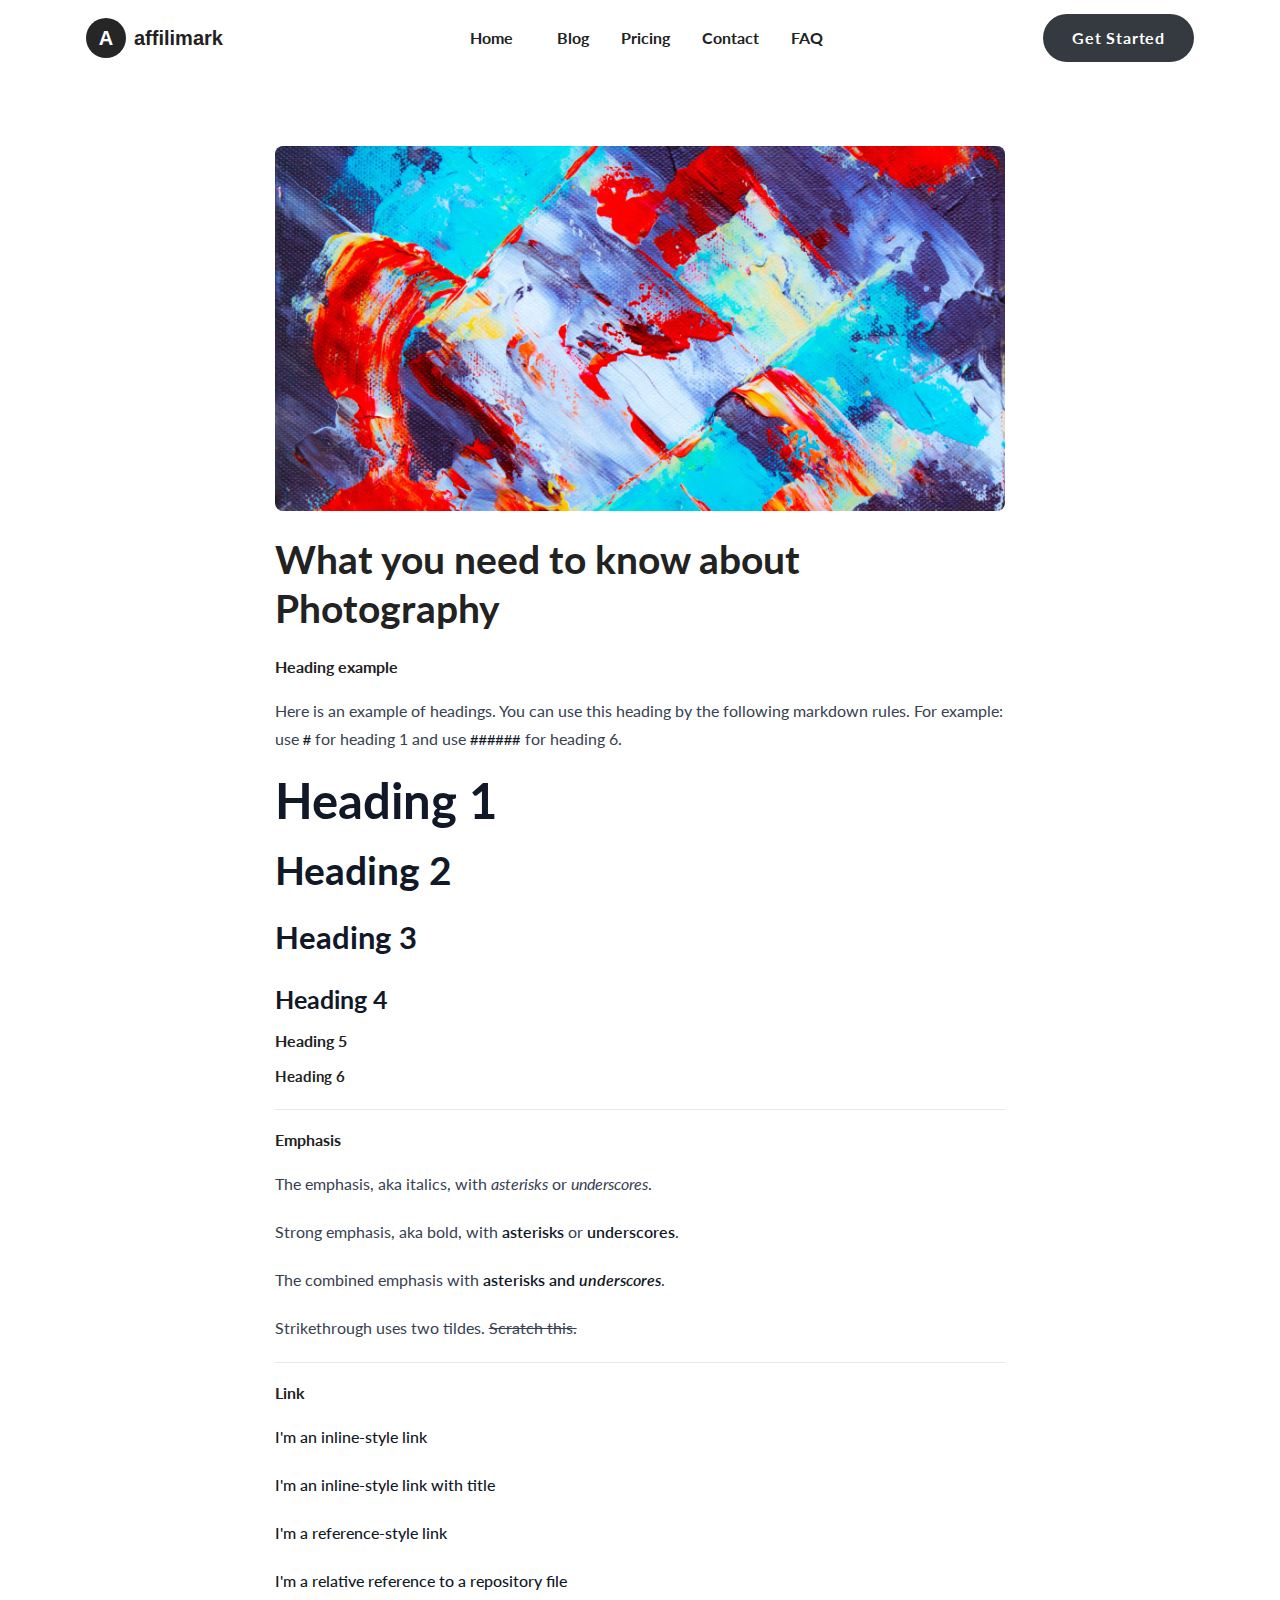
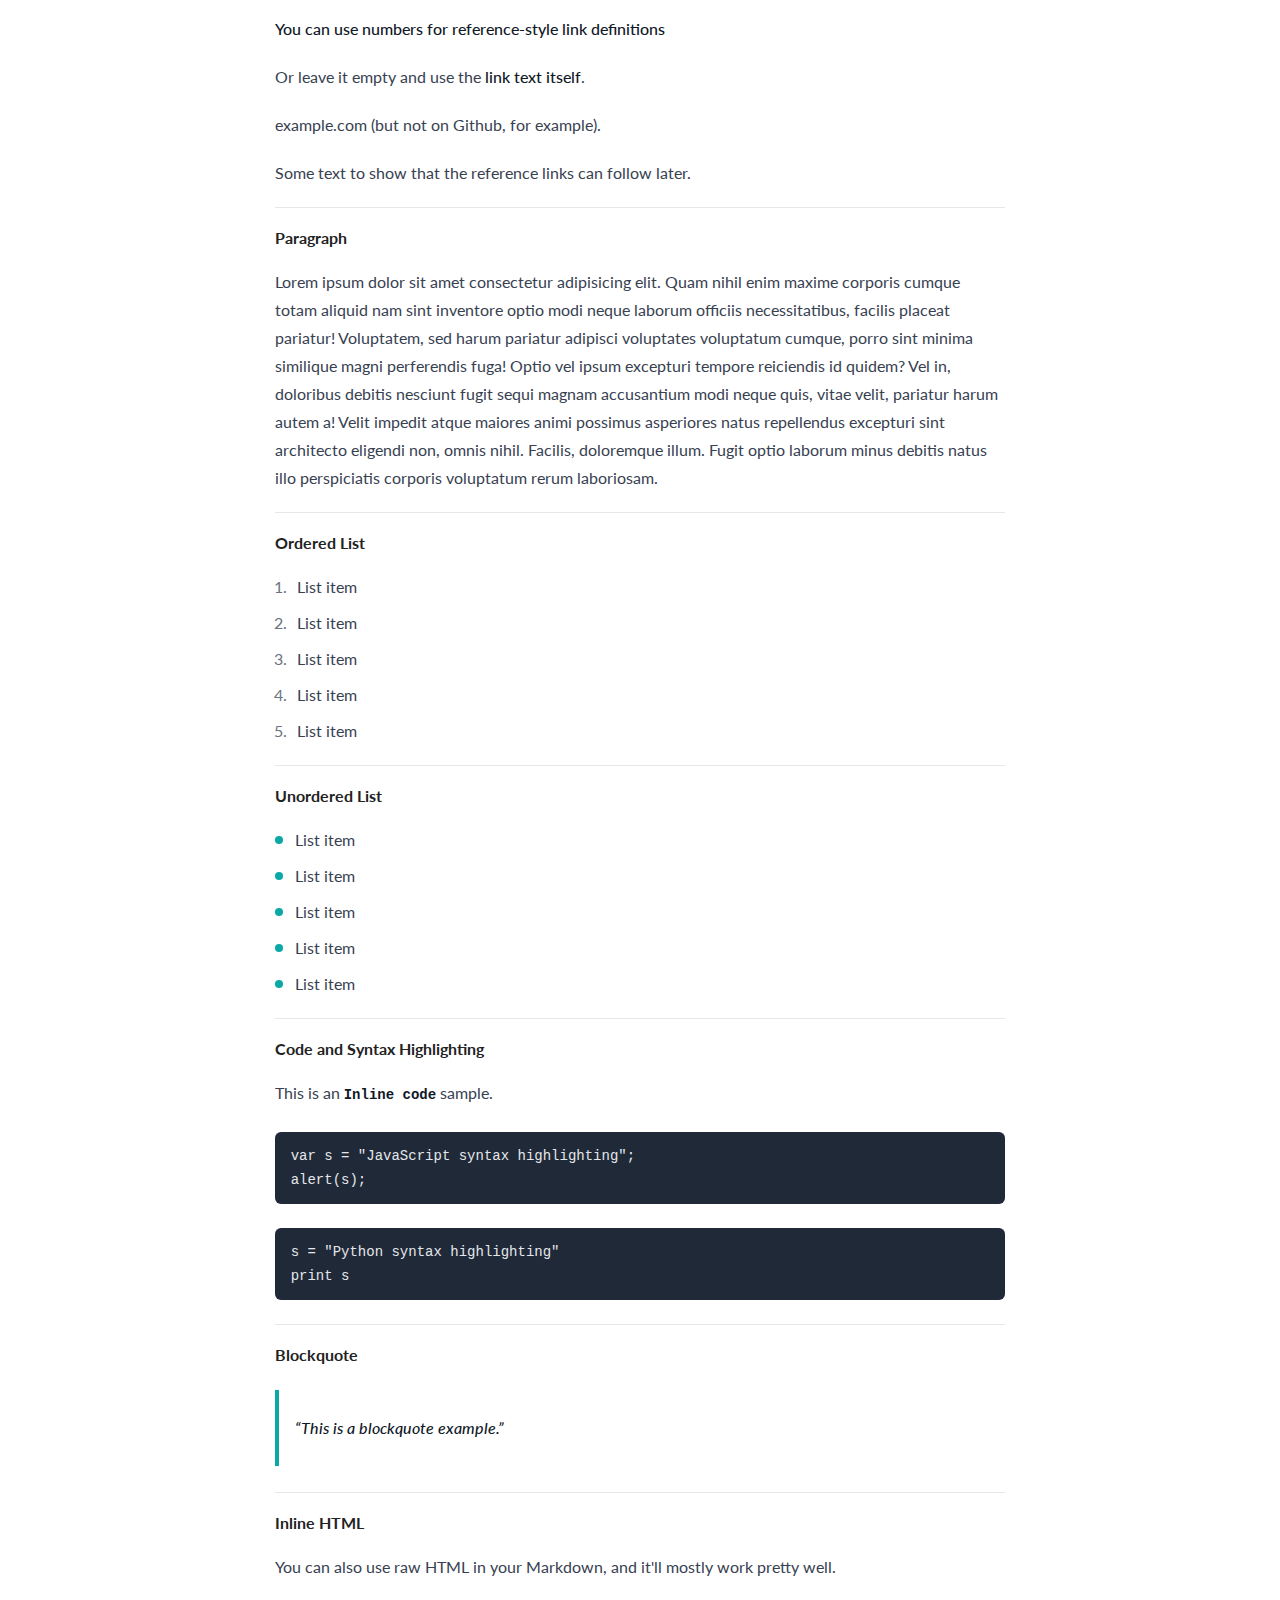
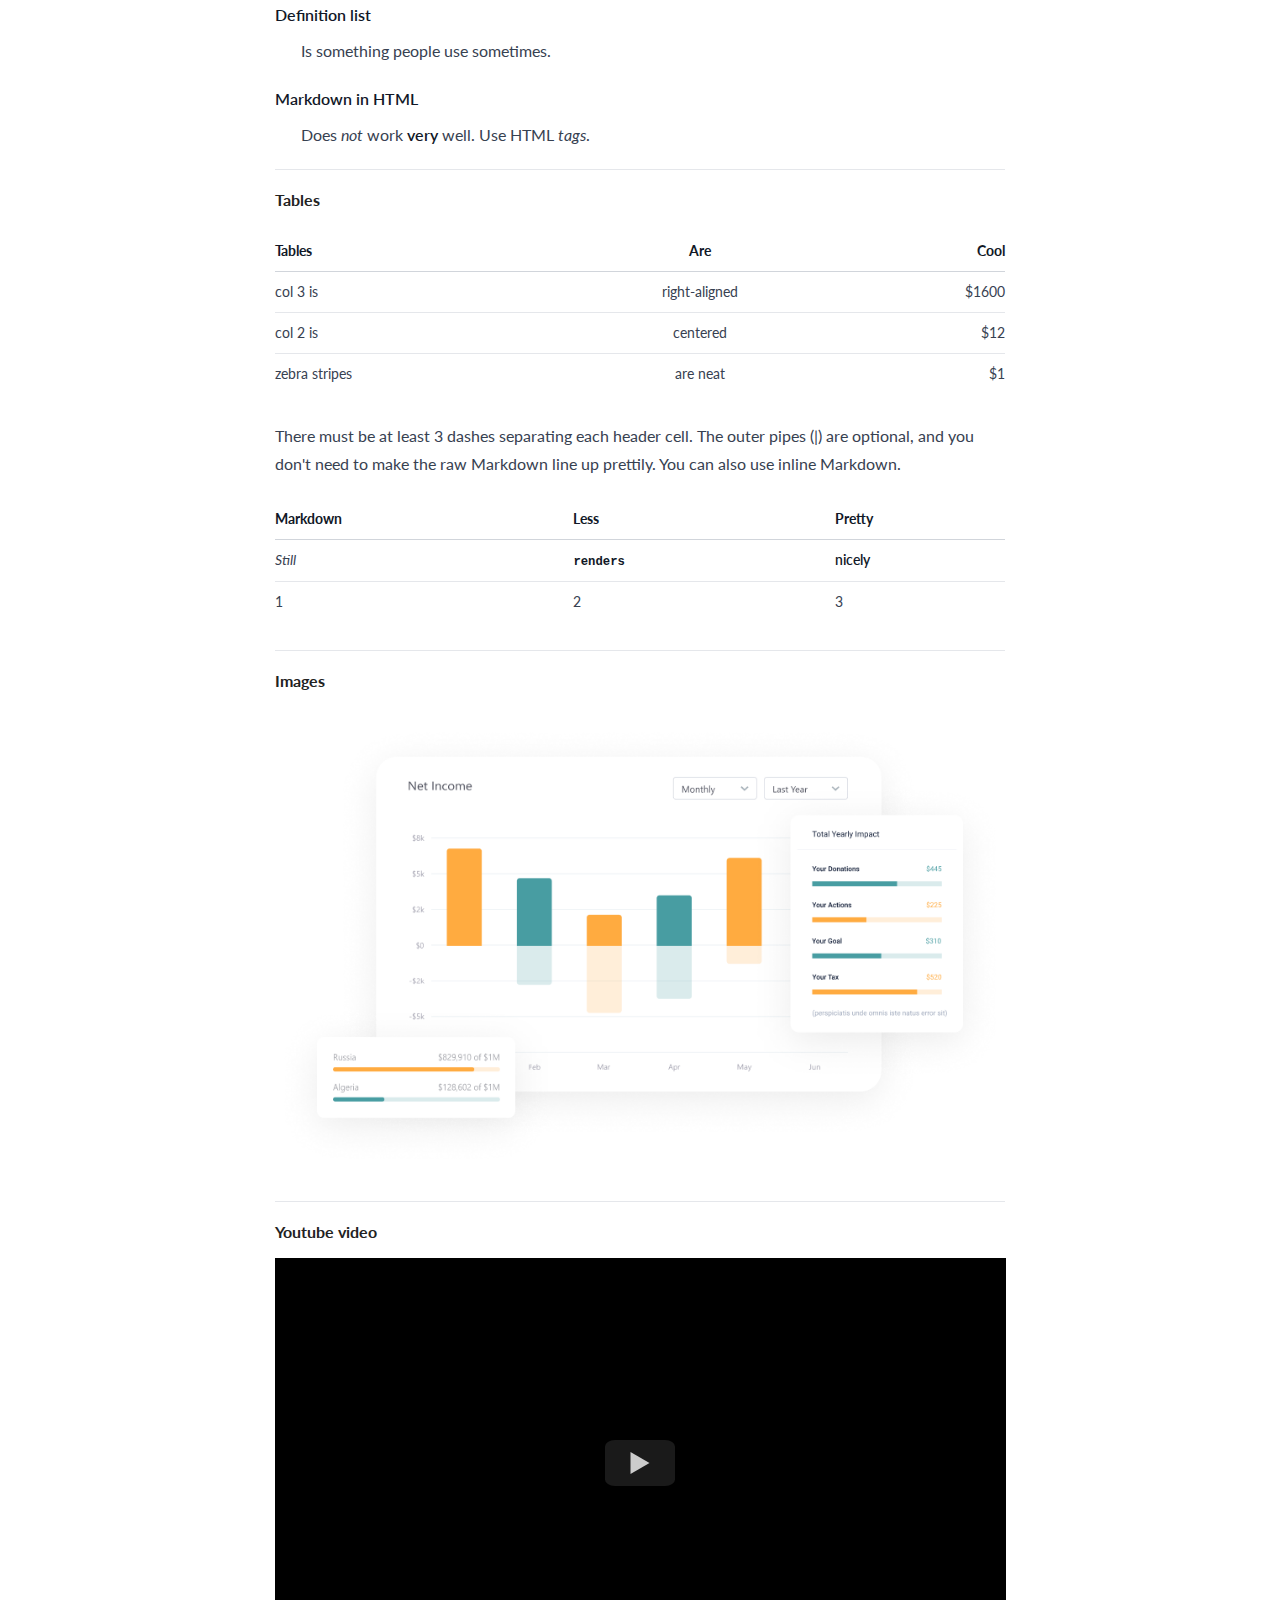
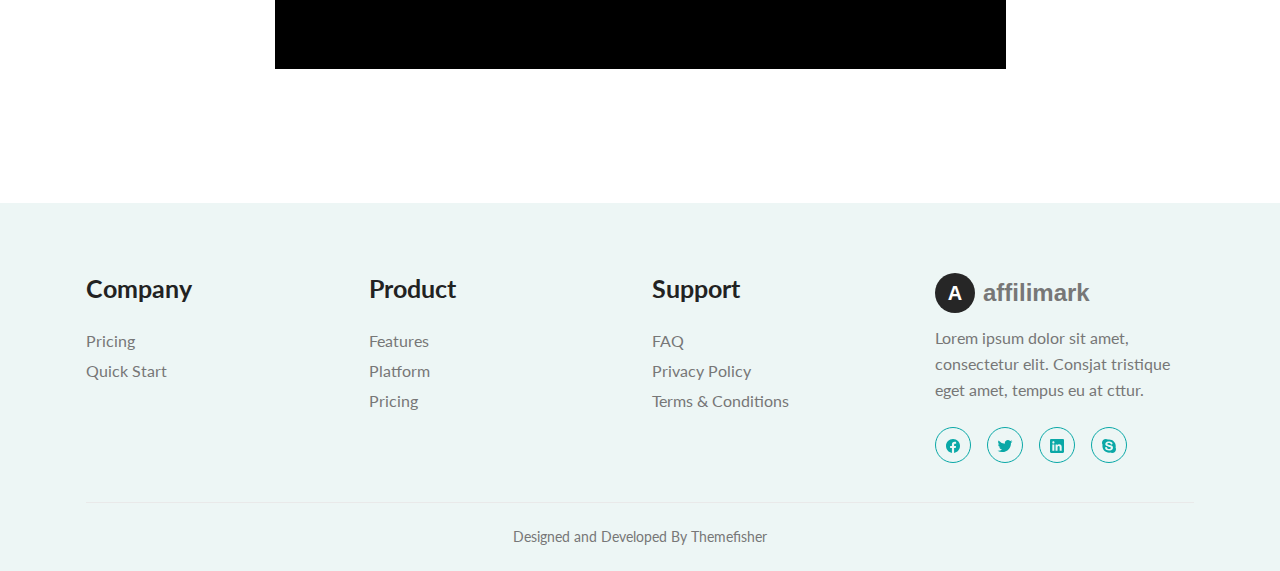
<file: blogs/blog-3.html>
<!DOCTYPE html><html lang="en"><head><meta charSet="utf-8"/><link rel="preconnect" href="https://fonts.gstatic.com" crossorigin="true"/><style>undefined</style><meta name="viewport" content="width=device-width, initial-scale=1, maximum-scale=5"/><title>What you need to know about Photography</title><meta name="description" content="Heading example Here is example of hedings. You can use this heading by following markdownify rules."/><meta name="author" content="Themefisher"/><meta property="og:title" content="What you need to know about Photography"/><meta property="og:description" content="Heading example Here is example of hedings. You can use this heading by following markdownify rules."/><meta property="og:type" content="website"/><meta property="og:url" content="//blogs/blog-3"/><meta name="twitter:title" content="What you need to know about Photography"/><meta name="twitter:description" content="Heading example Here is example of hedings. You can use this heading by following markdownify rules."/><meta property="og:image" content="/"/><meta name="twitter:image" content="/"/><meta name="twitter:card" content="summary_large_image"/><link rel="preload" as="image" href="/images/blog-3.jpg"/><meta name="next-head-count" content="17"/><link rel="shortcut icon" type="image/png" sizes="32x32" href="/images/abstract.png"/><meta name="theme-name" content="next-boilerplate"/><meta name="msapplication-TileColor" content="#000000"/><meta name="theme-color" media="(prefers-color-scheme: light)" content="#fff"/><meta name="theme-color" media="(prefers-color-scheme: dark)" content="#000"/><link rel="preload" href="/_next/static/css/032f64b459318e80.css" as="style"/><link rel="stylesheet" href="/_next/static/css/032f64b459318e80.css" data-n-g=""/><link rel="preload" href="/_next/static/css/c49ea44ddcb26f2f.css" as="style"/><link rel="stylesheet" href="/_next/static/css/c49ea44ddcb26f2f.css" data-n-p=""/><noscript data-n-css=""></noscript><script defer="" nomodule="" src="/_next/static/chunks/polyfills-c67a75d1b6f99dc8.js"></script><script src="/_next/static/chunks/webpack-8fa1640cc84ba8fe.js" defer=""></script><script src="/_next/static/chunks/framework-3b5a00d5d7e8d93b.js" defer=""></script><script src="/_next/static/chunks/main-7f42b959b0669217.js" defer=""></script><script src="/_next/static/chunks/pages/_app-b32c5c91f735bd8a.js" defer=""></script><script src="/_next/static/chunks/ae51ba48-b146860dfe661311.js" defer=""></script><script src="/_next/static/chunks/127-a0dbfc4618f5c409.js" defer=""></script><script src="/_next/static/chunks/535-dcfbf2e967869ed5.js" defer=""></script><script src="/_next/static/chunks/pages/blogs/%5Bsingle%5D-1db44e771b71d7e4.js" defer=""></script><script src="/_next/static/hS76qsE4fDTnitMdT02K7/_buildManifest.js" defer=""></script><script src="/_next/static/hS76qsE4fDTnitMdT02K7/_ssgManifest.js" defer=""></script></head><body><div id="__next"><header class="header"><nav class="navbar container"><div class="order-0"><a class="navbar-brand block py-1" style="height:48px;width:200px" href="/"><div class="flex items-center gap-x-2"><div class="h-10 once w-10 flex items-center justify-center rounded-full text-white" style="background-color:#262626">A</div><div class="once font-bold">affilimark</div></div></a></div><button id="show-button" class="order-2 flex cursor-pointer items-center md:hidden md:order-1"><svg class="h-6 fill-current" viewBox="0 0 20 20"><title>Menu Close</title><path d="M0 3h20v2H0V3z m0 6h20v2H0V9z m0 6h20v2H0V0z"></path></svg></button><div id="nav-menu" class="order-3 md:order-1 max-h-0"><ul class="navbar-nav block w-full md:flex md:w-auto lg:space-x-2"><li class="nav-item"><a class="nav-link block " href="/">Home</a></li><li class="nav-item"><a class="nav-link block " href="/blogs">Blog</a></li><li class="nav-item"><a class="nav-link block " href="/pricing">Pricing</a></li><li class="nav-item"><a class="nav-link block " href="/contact">Contact</a></li><li class="nav-item"><a class="nav-link block " href="/faq">FAQ</a></li><li class="md:hidden"><a class="btn btn-primary z-0 py-[14px]" rel="" href="/contact">Get Started</a></li></ul></div><div class="d-flex order-1 ml-auto hidden min-w-[200px] items-center justify-end md:ml-0 md:flex md:order-2"><a class="btn btn-primary z-0 py-[14px] tracking-wider" style="background-color:#343a40" rel="" href="/contact">Get Started</a></div></nav></header><main><section class="section"><div class="container"><div class="row"><article class="col-12 mx-auto text-center md:col-8"><img alt="What you need to know about Photography" src="/images/blog-3.jpg" width="1000" height="500" decoding="async" data-nimg="1" class="rounded-lg" style="color:transparent;width:100%;height:auto"/><h1 class="h2 mb-6 mt-6 text-left">What you need to know about Photography</h1><div class="content mb-16 text-left"><h5 id="heading-example">Heading example</h5>
<p>Here is an example of headings. You can use this heading by the following markdown rules. For example: use <code>#</code> for heading 1 and use <code>######</code> for heading 6.</p>
<h1 id="heading-1">Heading 1</h1>
<h2 id="heading-2">Heading 2</h2>
<h3 id="heading-3">Heading 3</h3>
<h4 id="heading-4">Heading 4</h4>
<h5 id="heading-5">Heading 5</h5>
<h6 id="heading-6">Heading 6</h6>
<hr/>
<h5 id="emphasis">Emphasis</h5>
<p>The emphasis, aka italics, with <em>asterisks</em> or <em>underscores</em>.</p>
<p>Strong emphasis, aka bold, with <strong>asterisks</strong> or <strong>underscores</strong>.</p>
<p>The combined emphasis with <strong>asterisks and <em>underscores</em></strong>.</p>
<p>Strikethrough uses two tildes. <del>Scratch this.</del></p>
<hr/>
<h5 id="link">Link</h5>
<p><a href="https://www.google.com">I&#x27;m an inline-style link</a></p>
<p><a href="https://www.google.com" title="Google&#x27;s Homepage">I&#x27;m an inline-style link with title</a></p>
<p><a href="https://www.themefisher.com">I&#x27;m a reference-style link</a></p>
<p><a href="../blob/master/LICENSE">I&#x27;m a relative reference to a repository file</a></p>
<p><a href="https://gethugothemes.com">You can use numbers for reference-style link definitions</a></p>
<p>Or leave it empty and use the <a href="https://www.getjekyllthemes.com">link text itself</a>.</p>
<p>example.com (but not on Github, for example).</p>
<p>Some text to show that the reference links can follow later.</p>
<hr/>
<h5 id="paragraph">Paragraph</h5>
<p>Lorem ipsum dolor sit amet consectetur adipisicing elit. Quam nihil enim maxime corporis cumque totam aliquid nam sint inventore optio modi neque laborum officiis necessitatibus, facilis placeat pariatur! Voluptatem, sed harum pariatur adipisci voluptates voluptatum cumque, porro sint minima similique magni perferendis fuga! Optio vel ipsum excepturi tempore reiciendis id quidem? Vel in, doloribus debitis nesciunt fugit sequi magnam accusantium modi neque quis, vitae velit, pariatur harum autem a! Velit impedit atque maiores animi possimus asperiores natus repellendus excepturi sint architecto eligendi non, omnis nihil. Facilis, doloremque illum. Fugit optio laborum minus debitis natus illo perspiciatis corporis voluptatum rerum laboriosam.</p>
<hr/>
<h5 id="ordered-list">Ordered List</h5>
<ol>
<li>List item</li>
<li>List item</li>
<li>List item</li>
<li>List item</li>
<li>List item</li>
</ol>
<hr/>
<h5 id="unordered-list">Unordered List</h5>
<ul>
<li>List item</li>
<li>List item</li>
<li>List item</li>
<li>List item</li>
<li>List item</li>
</ul>
<hr/>
<h5 id="code-and-syntax-highlighting">Code and Syntax Highlighting</h5>
<p>This is an <code>Inline code</code> sample.</p>
<pre><code class="language-javascript">var s = &quot;JavaScript syntax highlighting&quot;;
alert(s);
</code></pre>
<pre><code class="language-python">s = &quot;Python syntax highlighting&quot;
print s
</code></pre>
<hr/>
<h5 id="blockquote">Blockquote</h5>
<blockquote>
<p>This is a blockquote example.</p>
</blockquote>
<hr/>
<h5 id="inline-html">Inline HTML</h5>
<p>You can also use raw HTML in your Markdown, and it&#x27;ll mostly work pretty well.</p>
<dl><dt>Definition list</dt><dd>Is something people use sometimes.</dd><dt>Markdown in HTML</dt><dd>Does <em>not</em> work <strong>very</strong> well. Use HTML <em>tags</em>.</dd></dl>
<hr/>
<h5 id="tables">Tables</h5>
<table><thead><tr><th>Tables</th><th align="center">Are</th><th align="right">Cool</th></tr></thead><tbody><tr><td>col 3 is</td><td align="center">right-aligned</td><td align="right">$1600</td></tr><tr><td>col 2 is</td><td align="center">centered</td><td align="right">$12</td></tr><tr><td>zebra stripes</td><td align="center">are neat</td><td align="right">$1</td></tr></tbody></table>
<p>There must be at least 3 dashes separating each header cell.
The outer pipes (|) are optional, and you don&#x27;t need to make the
raw Markdown line up prettily. You can also use inline Markdown.</p>
<table><thead><tr><th>Markdown</th><th>Less</th><th>Pretty</th></tr></thead><tbody><tr><td><em>Still</em></td><td><code>renders</code></td><td><strong>nicely</strong></td></tr><tr><td>1</td><td>2</td><td>3</td></tr></tbody></table>
<hr/>
<h5 id="images">Images</h5>
<p><img src="/images/service-slide-1.png" alt="service" title="service"/></p>
<hr/>
<h5 id="youtube-video">Youtube video</h5>
<link rel="preload" href="https://i.ytimg.com/vi/C0DPdy98e4c/hqdefault.jpg" as="image"/><article class="yt-lite " data-title="YouTube Video" style="background-image:url(https://i.ytimg.com/vi/C0DPdy98e4c/hqdefault.jpg);--aspect-ratio:56.25%"><button type="button" class="lty-playbtn" aria-label="Watch YouTube Video"></button></article></div></article></div></div></section></main><footer class="section bg-theme-light pb-0"><div class="container"><div class="row"><div class="mb-12 sm:col-6 lg:col-3"><h2 class="h4">Company</h2><ul class="mt-6"><li class="mb-1"><a rel="" href="/pricing">Pricing</a></li><li class="mb-1"><a rel="" href="/blogs/blog-3#">Quick Start</a></li></ul></div><div class="mb-12 sm:col-6 lg:col-3"><h2 class="h4">Product</h2><ul class="mt-6"><li class="mb-1"><a rel="" href="/blogs/blog-3#">Features</a></li><li class="mb-1"><a rel="" href="/blogs/blog-3#">Platform</a></li><li class="mb-1"><a rel="" href="/pricing">Pricing</a></li></ul></div><div class="mb-12 sm:col-6 lg:col-3"><h2 class="h4">Support</h2><ul class="mt-6"><li class="mb-1"><a rel="" href="/faq">FAQ</a></li><li class="mb-1"><a rel="" href="/blogs/blog-3#">Privacy Policy</a></li><li class="mb-1"><a rel="" href="/blogs/blog-3#">Terms &amp; Conditions</a></li></ul></div><div class="md-12 sm:col-6 lg:col-3"><a aria-label="Bigspring" href="/"><div class="flex items-center gap-x-2"><div class="once h-10 once w-10 flex items-center justify-center rounded-full text-white text-xl font-semibold" style="background-color:#262626">A</div><div class="once font-bold text-2xl">affilimark</div></div></a><p class="mt-3 mb-6">Lorem ipsum dolor sit amet, consectetur elit. Consjat tristique eget amet, tempus eu at cttur.</p><ul class="social-icons mb-8"><li class="inline-block"><a aria-label="facebook" href="https://facebook.com/" target="_blank" rel="noopener noreferrer nofollow"><svg stroke="currentColor" fill="currentColor" stroke-width="0" viewBox="0 0 512 512" height="1em" width="1em" xmlns="http://www.w3.org/2000/svg"><path fill-rule="evenodd" d="M480 257.35c0-123.7-100.3-224-224-224s-224 100.3-224 224c0 111.8 81.9 204.47 189 221.29V322.12h-56.89v-64.77H221V208c0-56.13 33.45-87.16 84.61-87.16 24.51 0 50.15 4.38 50.15 4.38v55.13H327.5c-27.81 0-36.51 17.26-36.51 35v42h62.12l-9.92 64.77H291v156.54c107.1-16.81 189-109.48 189-221.31z"></path></svg></a></li><li class="inline-block"><a aria-label="twitter" href="https://twitter.com/" target="_blank" rel="noopener noreferrer nofollow"><svg stroke="currentColor" fill="currentColor" stroke-width="0" viewBox="0 0 512 512" height="1em" width="1em" xmlns="http://www.w3.org/2000/svg"><path d="M496 109.5a201.8 201.8 0 01-56.55 15.3 97.51 97.51 0 0043.33-53.6 197.74 197.74 0 01-62.56 23.5A99.14 99.14 0 00348.31 64c-54.42 0-98.46 43.4-98.46 96.9a93.21 93.21 0 002.54 22.1 280.7 280.7 0 01-203-101.3A95.69 95.69 0 0036 130.4c0 33.6 17.53 63.3 44 80.7A97.5 97.5 0 0135.22 199v1.2c0 47 34 86.1 79 95a100.76 100.76 0 01-25.94 3.4 94.38 94.38 0 01-18.51-1.8c12.51 38.5 48.92 66.5 92.05 67.3A199.59 199.59 0 0139.5 405.6a203 203 0 01-23.5-1.4A278.68 278.68 0 00166.74 448c181.36 0 280.44-147.7 280.44-275.8 0-4.2-.11-8.4-.31-12.5A198.48 198.48 0 00496 109.5z"></path></svg></a></li><li class="inline-block"><a aria-label="linkedin" href="https://linkedin.com/" target="_blank" rel="noopener noreferrer nofollow"><svg stroke="currentColor" fill="currentColor" stroke-width="0" viewBox="0 0 512 512" height="1em" width="1em" xmlns="http://www.w3.org/2000/svg"><path d="M444.17 32H70.28C49.85 32 32 46.7 32 66.89v374.72C32 461.91 49.85 480 70.28 480h373.78c20.54 0 35.94-18.21 35.94-38.39V66.89C480.12 46.7 464.6 32 444.17 32zm-273.3 373.43h-64.18V205.88h64.18zM141 175.54h-.46c-20.54 0-33.84-15.29-33.84-34.43 0-19.49 13.65-34.42 34.65-34.42s33.85 14.82 34.31 34.42c-.01 19.14-13.31 34.43-34.66 34.43zm264.43 229.89h-64.18V296.32c0-26.14-9.34-44-32.56-44-17.74 0-28.24 12-32.91 23.69-1.75 4.2-2.22 9.92-2.22 15.76v113.66h-64.18V205.88h64.18v27.77c9.34-13.3 23.93-32.44 57.88-32.44 42.13 0 74 27.77 74 87.64z"></path></svg></a></li><li class="inline-block"><a aria-label="skype" href="https://skype.com/" target="_blank" rel="noopener noreferrer nofollow"><svg stroke="currentColor" fill="currentColor" stroke-width="0" viewBox="0 0 512 512" height="1em" width="1em" xmlns="http://www.w3.org/2000/svg"><path d="M467.16 303.6a205.69 205.69 0 004.9-45.15c0-116.32-95.69-210.7-213.79-210.7a221.83 221.83 0 00-36.52 3A123.58 123.58 0 00155.93 32C87.55 32 32 86.72 32 154.15A119.56 119.56 0 0049 216a211.16 211.16 0 00-4.32 42.35c0 116.44 95.69 210.7 213.67 210.7a214 214 0 0039.09-3.5A125.45 125.45 0 00356.07 480C424.57 480 480 425.28 480 357.85a118 118 0 00-12.84-54.25zM368 359c-9.92 13.76-24.51 24.73-43.41 32.43S283.36 403 257.69 403c-30.69 0-56.36-5.37-76.55-15.87a101 101 0 01-35.24-30.8c-9.11-12.83-13.66-25.66-13.66-38 0-7.7 3-14.35 8.87-19.95 5.84-5.37 13.42-8.17 22.29-8.17 7.35 0 13.65 2.1 18.79 6.42 4.9 4.08 9.1 10.15 12.48 18.08A108.09 108.09 0 00207 336.15q6.32 8.22 17.86 13.65c7.82 3.62 18.2 5.48 31 5.48 17.62 0 32.09-3.73 42.94-11.08 10.74-7.12 15.88-15.75 15.88-26.25 0-8.28-2.69-14.82-8.29-19.95-5.83-5.37-13.42-9.57-22.87-12.37-9.69-3-22.87-6.18-39.21-9.56-22.17-4.67-41-10.27-56-16.57-15.28-6.42-27.65-15.4-36.76-26.48-9.22-11.32-13.77-25.55-13.77-42.24a67.86 67.86 0 0114.47-42.58c9.57-12.25 23.46-21.82 41.55-28.35 17.74-6.53 38.86-9.8 62.66-9.8 19.14 0 35.83 2.22 49.83 6.42s25.91 10.15 35.36 17.38 16.34 14.93 20.77 23 6.66 16.22 6.66 24c0 7.46-2.92 14.35-8.76 20.3a29.65 29.65 0 01-21.94 9.1c-7.93 0-14.12-1.87-18.43-5.6-4-3.5-8.17-8.87-12.72-16.69-5.37-9.91-11.79-17.85-19.14-23.45-7.24-5.36-19.14-8.16-35.71-8.16-15.29 0-27.77 3-37 9-8.87 5.72-13.19 12.37-13.19 20.18a18.26 18.26 0 004.32 12.25 38.13 38.13 0 0012.72 9.57 90.14 90.14 0 0017.15 6.53c6 1.64 15.87 4.09 29.53 7.12 17.38 3.62 33.25 7.82 47.26 12.13 14.24 4.55 26.49 10 36.52 16.45a72.93 72.93 0 0124.16 25.09c5.72 10 8.64 22.63 8.64 37.1A75.09 75.09 0 01368 359z"></path></svg></a></li></ul></div></div><div class="border-t border-border py-6"><p class="text-sm text-center">Designed and Developed By <a href="https://themefisher.com/">Themefisher</a></p></div></div></footer></div><script id="__NEXT_DATA__" type="application/json">{"props":{"pageProps":{"post":[{"frontmatter":{"title":"What you need to know about Photography","description":"Heading example Here is example of hedings. You can use this heading by following markdownify rules.","image":"/images/blog-3.jpg","date":"2022-06-02T06:00:00.000Z","draft":false},"slug":"blog-3","content":"\r\n##### Heading example\r\n\r\nHere is an example of headings. You can use this heading by the following markdown rules. For example: use `#` for heading 1 and use `######` for heading 6.\r\n\r\n# Heading 1\r\n\r\n## Heading 2\r\n\r\n### Heading 3\r\n\r\n#### Heading 4\r\n\r\n##### Heading 5\r\n\r\n###### Heading 6\r\n\r\n---\r\n\r\n##### Emphasis\r\n\r\nThe emphasis, aka italics, with _asterisks_ or _underscores_.\r\n\r\nStrong emphasis, aka bold, with **asterisks** or **underscores**.\r\n\r\nThe combined emphasis with **asterisks and _underscores_**.\r\n\r\nStrikethrough uses two tildes. ~~Scratch this.~~\r\n\r\n---\r\n\r\n##### Link\r\n\r\n[I'm an inline-style link](https://www.google.com)\r\n\r\n[I'm an inline-style link with title](https://www.google.com \"Google's Homepage\")\r\n\r\n[I'm a reference-style link][arbitrary case-insensitive reference text]\r\n\r\n[I'm a relative reference to a repository file](../blob/master/LICENSE)\r\n\r\n[You can use numbers for reference-style link definitions][1]\r\n\r\nOr leave it empty and use the [link text itself].\r\n\r\nexample.com (but not on Github, for example).\r\n\r\nSome text to show that the reference links can follow later.\r\n\r\n[arbitrary case-insensitive reference text]: https://www.themefisher.com\r\n[1]: https://gethugothemes.com\r\n[link text itself]: https://www.getjekyllthemes.com\r\n\r\n---\r\n\r\n##### Paragraph\r\n\r\nLorem ipsum dolor sit amet consectetur adipisicing elit. Quam nihil enim maxime corporis cumque totam aliquid nam sint inventore optio modi neque laborum officiis necessitatibus, facilis placeat pariatur! Voluptatem, sed harum pariatur adipisci voluptates voluptatum cumque, porro sint minima similique magni perferendis fuga! Optio vel ipsum excepturi tempore reiciendis id quidem? Vel in, doloribus debitis nesciunt fugit sequi magnam accusantium modi neque quis, vitae velit, pariatur harum autem a! Velit impedit atque maiores animi possimus asperiores natus repellendus excepturi sint architecto eligendi non, omnis nihil. Facilis, doloremque illum. Fugit optio laborum minus debitis natus illo perspiciatis corporis voluptatum rerum laboriosam.\r\n\r\n---\r\n\r\n##### Ordered List\r\n\r\n1. List item\r\n2. List item\r\n3. List item\r\n4. List item\r\n5. List item\r\n\r\n---\r\n\r\n##### Unordered List\r\n\r\n- List item\r\n- List item\r\n- List item\r\n- List item\r\n- List item\r\n\r\n---\r\n\r\n##### Code and Syntax Highlighting\r\n\r\nThis is an `Inline code` sample.\r\n\r\n```javascript\r\nvar s = \"JavaScript syntax highlighting\";\r\nalert(s);\r\n```\r\n\r\n```python\r\ns = \"Python syntax highlighting\"\r\nprint s\r\n```\r\n\r\n---\r\n\r\n##### Blockquote\r\n\r\n\u003e This is a blockquote example.\r\n\r\n---\r\n\r\n##### Inline HTML\r\n\r\nYou can also use raw HTML in your Markdown, and it'll mostly work pretty well.\r\n\r\n\u003cdl\u003e\r\n  \u003cdt\u003eDefinition list\u003c/dt\u003e\r\n  \u003cdd\u003eIs something people use sometimes.\u003c/dd\u003e\r\n\r\n  \u003cdt\u003eMarkdown in HTML\u003c/dt\u003e\r\n  \u003cdd\u003eDoes *not* work **very** well. Use HTML \u003cem\u003etags\u003c/em\u003e.\u003c/dd\u003e\r\n\u003c/dl\u003e\r\n\r\n---\r\n\r\n##### Tables\r\n\r\n| Tables        |      Are      |  Cool |\r\n| ------------- | :-----------: | ----: |\r\n| col 3 is      | right-aligned | $1600 |\r\n| col 2 is      |   centered    |   $12 |\r\n| zebra stripes |   are neat    |    $1 |\r\n\r\nThere must be at least 3 dashes separating each header cell.\r\nThe outer pipes (|) are optional, and you don't need to make the\r\nraw Markdown line up prettily. You can also use inline Markdown.\r\n\r\n| Markdown | Less      | Pretty     |\r\n| -------- | --------- | ---------- |\r\n| _Still_  | `renders` | **nicely** |\r\n| 1        | 2         | 3          |\r\n\r\n---\r\n\r\n##### Images\r\n\r\n![service](/images/service-slide-1.png \"service\")\r\n\r\n---\r\n\r\n##### Youtube video\r\n\r\n\u003cYoutubePlayer id=\"C0DPdy98e4c\" title=\"YouTube Video\" /\u003e\r\n"}],"mdxContent":{"compiledSource":"/*@jsxRuntime automatic @jsxImportSource react*/\nconst {Fragment: _Fragment, jsx: _jsx, jsxs: _jsxs} = arguments[0];\nconst {useMDXComponents: _provideComponents} = arguments[0];\nfunction _createMdxContent(props) {\n  const _components = Object.assign({\n    h5: \"h5\",\n    p: \"p\",\n    code: \"code\",\n    h1: \"h1\",\n    h2: \"h2\",\n    h3: \"h3\",\n    h4: \"h4\",\n    h6: \"h6\",\n    hr: \"hr\",\n    em: \"em\",\n    strong: \"strong\",\n    del: \"del\",\n    a: \"a\",\n    ol: \"ol\",\n    li: \"li\",\n    ul: \"ul\",\n    pre: \"pre\",\n    blockquote: \"blockquote\",\n    table: \"table\",\n    thead: \"thead\",\n    tr: \"tr\",\n    th: \"th\",\n    tbody: \"tbody\",\n    td: \"td\",\n    img: \"img\"\n  }, _provideComponents(), props.components), {YoutubePlayer} = _components;\n  if (!YoutubePlayer) _missingMdxReference(\"YoutubePlayer\", true);\n  return _jsxs(_Fragment, {\n    children: [_jsx(_components.h5, {\n      id: \"heading-example\",\n      children: \"Heading example\"\n    }), \"\\n\", _jsxs(_components.p, {\n      children: [\"Here is an example of headings. You can use this heading by the following markdown rules. For example: use \", _jsx(_components.code, {\n        children: \"#\"\n      }), \" for heading 1 and use \", _jsx(_components.code, {\n        children: \"######\"\n      }), \" for heading 6.\"]\n    }), \"\\n\", _jsx(_components.h1, {\n      id: \"heading-1\",\n      children: \"Heading 1\"\n    }), \"\\n\", _jsx(_components.h2, {\n      id: \"heading-2\",\n      children: \"Heading 2\"\n    }), \"\\n\", _jsx(_components.h3, {\n      id: \"heading-3\",\n      children: \"Heading 3\"\n    }), \"\\n\", _jsx(_components.h4, {\n      id: \"heading-4\",\n      children: \"Heading 4\"\n    }), \"\\n\", _jsx(_components.h5, {\n      id: \"heading-5\",\n      children: \"Heading 5\"\n    }), \"\\n\", _jsx(_components.h6, {\n      id: \"heading-6\",\n      children: \"Heading 6\"\n    }), \"\\n\", _jsx(_components.hr, {}), \"\\n\", _jsx(_components.h5, {\n      id: \"emphasis\",\n      children: \"Emphasis\"\n    }), \"\\n\", _jsxs(_components.p, {\n      children: [\"The emphasis, aka italics, with \", _jsx(_components.em, {\n        children: \"asterisks\"\n      }), \" or \", _jsx(_components.em, {\n        children: \"underscores\"\n      }), \".\"]\n    }), \"\\n\", _jsxs(_components.p, {\n      children: [\"Strong emphasis, aka bold, with \", _jsx(_components.strong, {\n        children: \"asterisks\"\n      }), \" or \", _jsx(_components.strong, {\n        children: \"underscores\"\n      }), \".\"]\n    }), \"\\n\", _jsxs(_components.p, {\n      children: [\"The combined emphasis with \", _jsxs(_components.strong, {\n        children: [\"asterisks and \", _jsx(_components.em, {\n          children: \"underscores\"\n        })]\n      }), \".\"]\n    }), \"\\n\", _jsxs(_components.p, {\n      children: [\"Strikethrough uses two tildes. \", _jsx(_components.del, {\n        children: \"Scratch this.\"\n      })]\n    }), \"\\n\", _jsx(_components.hr, {}), \"\\n\", _jsx(_components.h5, {\n      id: \"link\",\n      children: \"Link\"\n    }), \"\\n\", _jsx(_components.p, {\n      children: _jsx(_components.a, {\n        href: \"https://www.google.com\",\n        children: \"I'm an inline-style link\"\n      })\n    }), \"\\n\", _jsx(_components.p, {\n      children: _jsx(_components.a, {\n        href: \"https://www.google.com\",\n        title: \"Google's Homepage\",\n        children: \"I'm an inline-style link with title\"\n      })\n    }), \"\\n\", _jsx(_components.p, {\n      children: _jsx(_components.a, {\n        href: \"https://www.themefisher.com\",\n        children: \"I'm a reference-style link\"\n      })\n    }), \"\\n\", _jsx(_components.p, {\n      children: _jsx(_components.a, {\n        href: \"../blob/master/LICENSE\",\n        children: \"I'm a relative reference to a repository file\"\n      })\n    }), \"\\n\", _jsx(_components.p, {\n      children: _jsx(_components.a, {\n        href: \"https://gethugothemes.com\",\n        children: \"You can use numbers for reference-style link definitions\"\n      })\n    }), \"\\n\", _jsxs(_components.p, {\n      children: [\"Or leave it empty and use the \", _jsx(_components.a, {\n        href: \"https://www.getjekyllthemes.com\",\n        children: \"link text itself\"\n      }), \".\"]\n    }), \"\\n\", _jsx(_components.p, {\n      children: \"example.com (but not on Github, for example).\"\n    }), \"\\n\", _jsx(_components.p, {\n      children: \"Some text to show that the reference links can follow later.\"\n    }), \"\\n\", _jsx(_components.hr, {}), \"\\n\", _jsx(_components.h5, {\n      id: \"paragraph\",\n      children: \"Paragraph\"\n    }), \"\\n\", _jsx(_components.p, {\n      children: \"Lorem ipsum dolor sit amet consectetur adipisicing elit. Quam nihil enim maxime corporis cumque totam aliquid nam sint inventore optio modi neque laborum officiis necessitatibus, facilis placeat pariatur! Voluptatem, sed harum pariatur adipisci voluptates voluptatum cumque, porro sint minima similique magni perferendis fuga! Optio vel ipsum excepturi tempore reiciendis id quidem? Vel in, doloribus debitis nesciunt fugit sequi magnam accusantium modi neque quis, vitae velit, pariatur harum autem a! Velit impedit atque maiores animi possimus asperiores natus repellendus excepturi sint architecto eligendi non, omnis nihil. Facilis, doloremque illum. Fugit optio laborum minus debitis natus illo perspiciatis corporis voluptatum rerum laboriosam.\"\n    }), \"\\n\", _jsx(_components.hr, {}), \"\\n\", _jsx(_components.h5, {\n      id: \"ordered-list\",\n      children: \"Ordered List\"\n    }), \"\\n\", _jsxs(_components.ol, {\n      children: [\"\\n\", _jsx(_components.li, {\n        children: \"List item\"\n      }), \"\\n\", _jsx(_components.li, {\n        children: \"List item\"\n      }), \"\\n\", _jsx(_components.li, {\n        children: \"List item\"\n      }), \"\\n\", _jsx(_components.li, {\n        children: \"List item\"\n      }), \"\\n\", _jsx(_components.li, {\n        children: \"List item\"\n      }), \"\\n\"]\n    }), \"\\n\", _jsx(_components.hr, {}), \"\\n\", _jsx(_components.h5, {\n      id: \"unordered-list\",\n      children: \"Unordered List\"\n    }), \"\\n\", _jsxs(_components.ul, {\n      children: [\"\\n\", _jsx(_components.li, {\n        children: \"List item\"\n      }), \"\\n\", _jsx(_components.li, {\n        children: \"List item\"\n      }), \"\\n\", _jsx(_components.li, {\n        children: \"List item\"\n      }), \"\\n\", _jsx(_components.li, {\n        children: \"List item\"\n      }), \"\\n\", _jsx(_components.li, {\n        children: \"List item\"\n      }), \"\\n\"]\n    }), \"\\n\", _jsx(_components.hr, {}), \"\\n\", _jsx(_components.h5, {\n      id: \"code-and-syntax-highlighting\",\n      children: \"Code and Syntax Highlighting\"\n    }), \"\\n\", _jsxs(_components.p, {\n      children: [\"This is an \", _jsx(_components.code, {\n        children: \"Inline code\"\n      }), \" sample.\"]\n    }), \"\\n\", _jsx(_components.pre, {\n      children: _jsx(_components.code, {\n        className: \"language-javascript\",\n        children: \"var s = \\\"JavaScript syntax highlighting\\\";\\r\\nalert(s);\\n\"\n      })\n    }), \"\\n\", _jsx(_components.pre, {\n      children: _jsx(_components.code, {\n        className: \"language-python\",\n        children: \"s = \\\"Python syntax highlighting\\\"\\r\\nprint s\\n\"\n      })\n    }), \"\\n\", _jsx(_components.hr, {}), \"\\n\", _jsx(_components.h5, {\n      id: \"blockquote\",\n      children: \"Blockquote\"\n    }), \"\\n\", _jsxs(_components.blockquote, {\n      children: [\"\\n\", _jsx(_components.p, {\n        children: \"This is a blockquote example.\"\n      }), \"\\n\"]\n    }), \"\\n\", _jsx(_components.hr, {}), \"\\n\", _jsx(_components.h5, {\n      id: \"inline-html\",\n      children: \"Inline HTML\"\n    }), \"\\n\", _jsx(_components.p, {\n      children: \"You can also use raw HTML in your Markdown, and it'll mostly work pretty well.\"\n    }), \"\\n\", _jsxs(\"dl\", {\n      children: [_jsx(\"dt\", {\n        children: \"Definition list\"\n      }), _jsx(\"dd\", {\n        children: \"Is something people use sometimes.\"\n      }), _jsx(\"dt\", {\n        children: \"Markdown in HTML\"\n      }), _jsxs(\"dd\", {\n        children: [\"Does \", _jsx(_components.em, {\n          children: \"not\"\n        }), \" work \", _jsx(_components.strong, {\n          children: \"very\"\n        }), \" well. Use HTML \", _jsx(\"em\", {\n          children: \"tags\"\n        }), \".\"]\n      })]\n    }), \"\\n\", _jsx(_components.hr, {}), \"\\n\", _jsx(_components.h5, {\n      id: \"tables\",\n      children: \"Tables\"\n    }), \"\\n\", _jsxs(_components.table, {\n      children: [_jsx(_components.thead, {\n        children: _jsxs(_components.tr, {\n          children: [_jsx(_components.th, {\n            children: \"Tables\"\n          }), _jsx(_components.th, {\n            align: \"center\",\n            children: \"Are\"\n          }), _jsx(_components.th, {\n            align: \"right\",\n            children: \"Cool\"\n          })]\n        })\n      }), _jsxs(_components.tbody, {\n        children: [_jsxs(_components.tr, {\n          children: [_jsx(_components.td, {\n            children: \"col 3 is\"\n          }), _jsx(_components.td, {\n            align: \"center\",\n            children: \"right-aligned\"\n          }), _jsx(_components.td, {\n            align: \"right\",\n            children: \"$1600\"\n          })]\n        }), _jsxs(_components.tr, {\n          children: [_jsx(_components.td, {\n            children: \"col 2 is\"\n          }), _jsx(_components.td, {\n            align: \"center\",\n            children: \"centered\"\n          }), _jsx(_components.td, {\n            align: \"right\",\n            children: \"$12\"\n          })]\n        }), _jsxs(_components.tr, {\n          children: [_jsx(_components.td, {\n            children: \"zebra stripes\"\n          }), _jsx(_components.td, {\n            align: \"center\",\n            children: \"are neat\"\n          }), _jsx(_components.td, {\n            align: \"right\",\n            children: \"$1\"\n          })]\n        })]\n      })]\n    }), \"\\n\", _jsx(_components.p, {\n      children: \"There must be at least 3 dashes separating each header cell.\\r\\nThe outer pipes (|) are optional, and you don't need to make the\\r\\nraw Markdown line up prettily. You can also use inline Markdown.\"\n    }), \"\\n\", _jsxs(_components.table, {\n      children: [_jsx(_components.thead, {\n        children: _jsxs(_components.tr, {\n          children: [_jsx(_components.th, {\n            children: \"Markdown\"\n          }), _jsx(_components.th, {\n            children: \"Less\"\n          }), _jsx(_components.th, {\n            children: \"Pretty\"\n          })]\n        })\n      }), _jsxs(_components.tbody, {\n        children: [_jsxs(_components.tr, {\n          children: [_jsx(_components.td, {\n            children: _jsx(_components.em, {\n              children: \"Still\"\n            })\n          }), _jsx(_components.td, {\n            children: _jsx(_components.code, {\n              children: \"renders\"\n            })\n          }), _jsx(_components.td, {\n            children: _jsx(_components.strong, {\n              children: \"nicely\"\n            })\n          })]\n        }), _jsxs(_components.tr, {\n          children: [_jsx(_components.td, {\n            children: \"1\"\n          }), _jsx(_components.td, {\n            children: \"2\"\n          }), _jsx(_components.td, {\n            children: \"3\"\n          })]\n        })]\n      })]\n    }), \"\\n\", _jsx(_components.hr, {}), \"\\n\", _jsx(_components.h5, {\n      id: \"images\",\n      children: \"Images\"\n    }), \"\\n\", _jsx(_components.p, {\n      children: _jsx(_components.img, {\n        src: \"/images/service-slide-1.png\",\n        alt: \"service\",\n        title: \"service\"\n      })\n    }), \"\\n\", _jsx(_components.hr, {}), \"\\n\", _jsx(_components.h5, {\n      id: \"youtube-video\",\n      children: \"Youtube video\"\n    }), \"\\n\", _jsx(YoutubePlayer, {\n      id: \"C0DPdy98e4c\",\n      title: \"YouTube Video\"\n    })]\n  });\n}\nfunction MDXContent(props = {}) {\n  const {wrapper: MDXLayout} = Object.assign({}, _provideComponents(), props.components);\n  return MDXLayout ? _jsx(MDXLayout, Object.assign({}, props, {\n    children: _jsx(_createMdxContent, props)\n  })) : _createMdxContent(props);\n}\nreturn {\n  default: MDXContent\n};\nfunction _missingMdxReference(id, component) {\n  throw new Error(\"Expected \" + (component ? \"component\" : \"object\") + \" `\" + id + \"` to be defined: you likely forgot to import, pass, or provide it.\");\n}\n","frontmatter":{},"scope":{}},"slug":"blog-3"},"__N_SSG":true},"page":"/blogs/[single]","query":{"single":"blog-3"},"buildId":"hS76qsE4fDTnitMdT02K7","isFallback":false,"gsp":true,"scriptLoader":[]}</script></body></html>
</file>
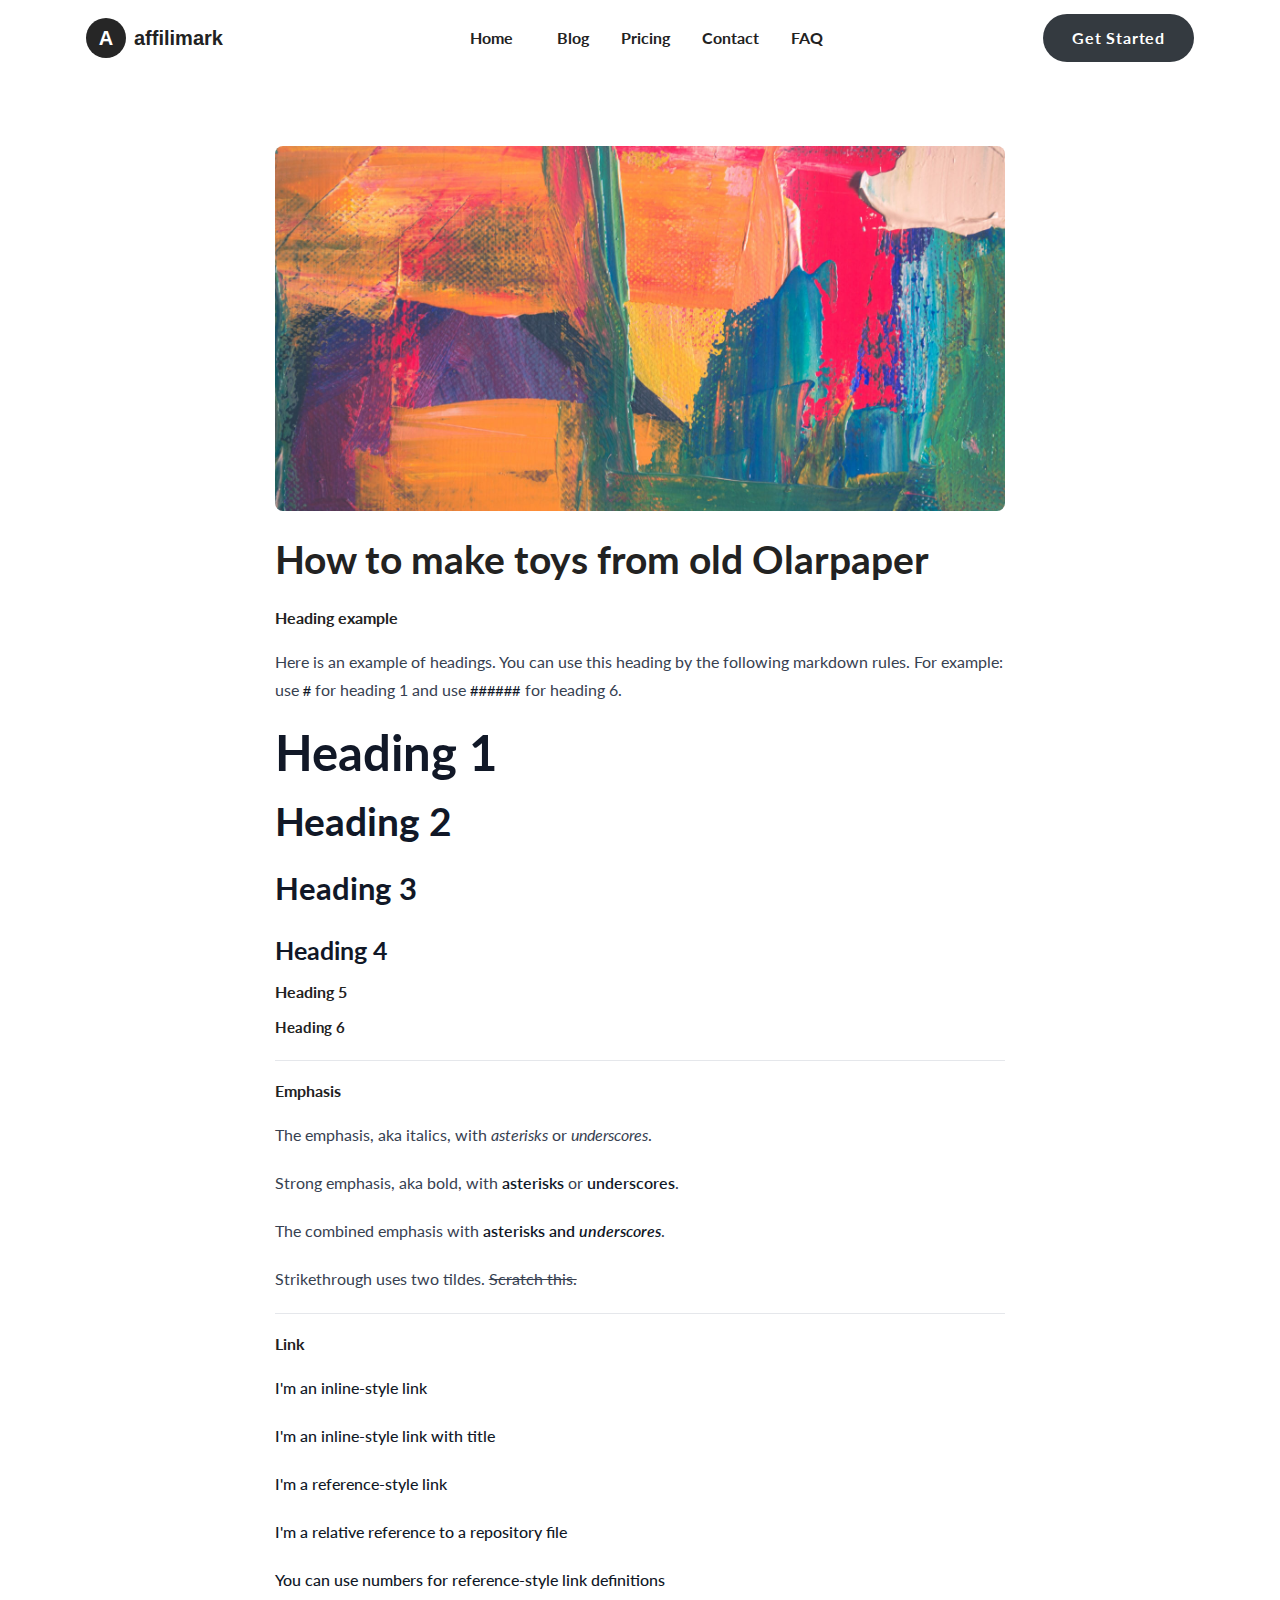
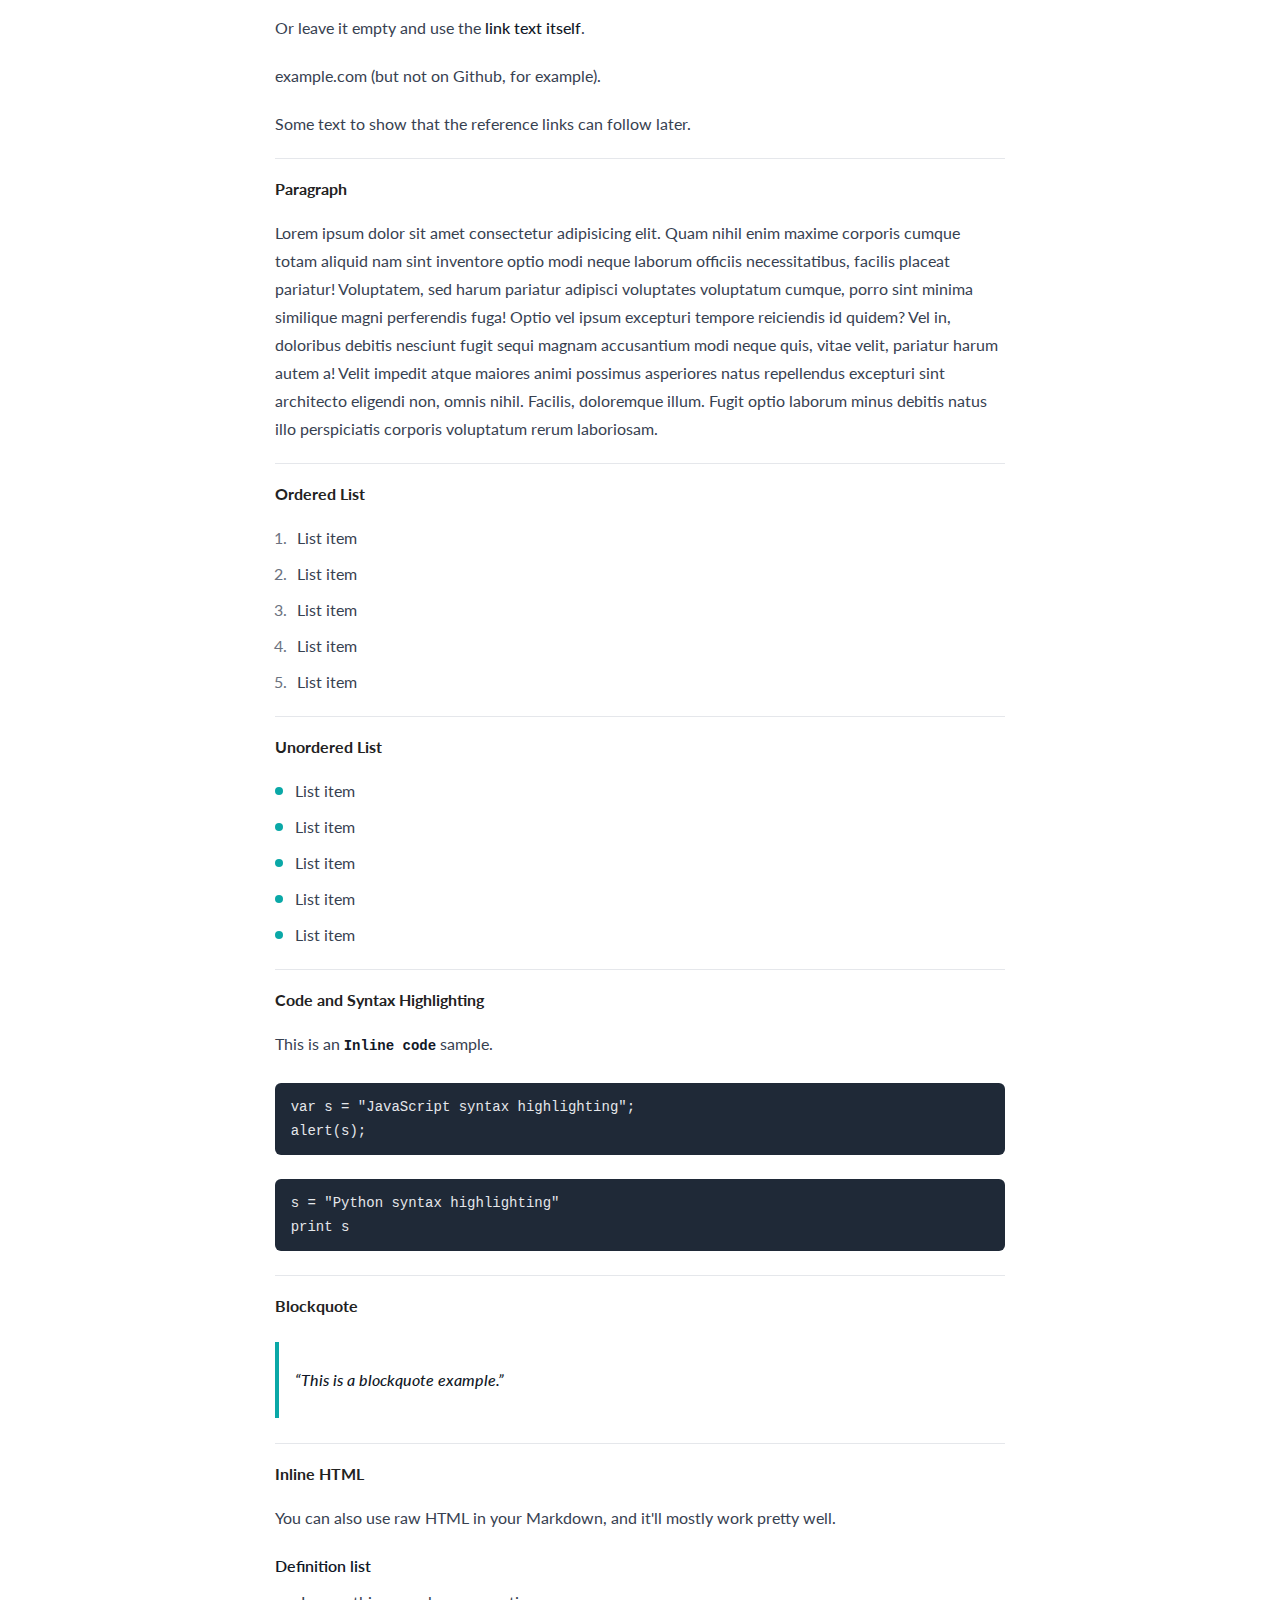
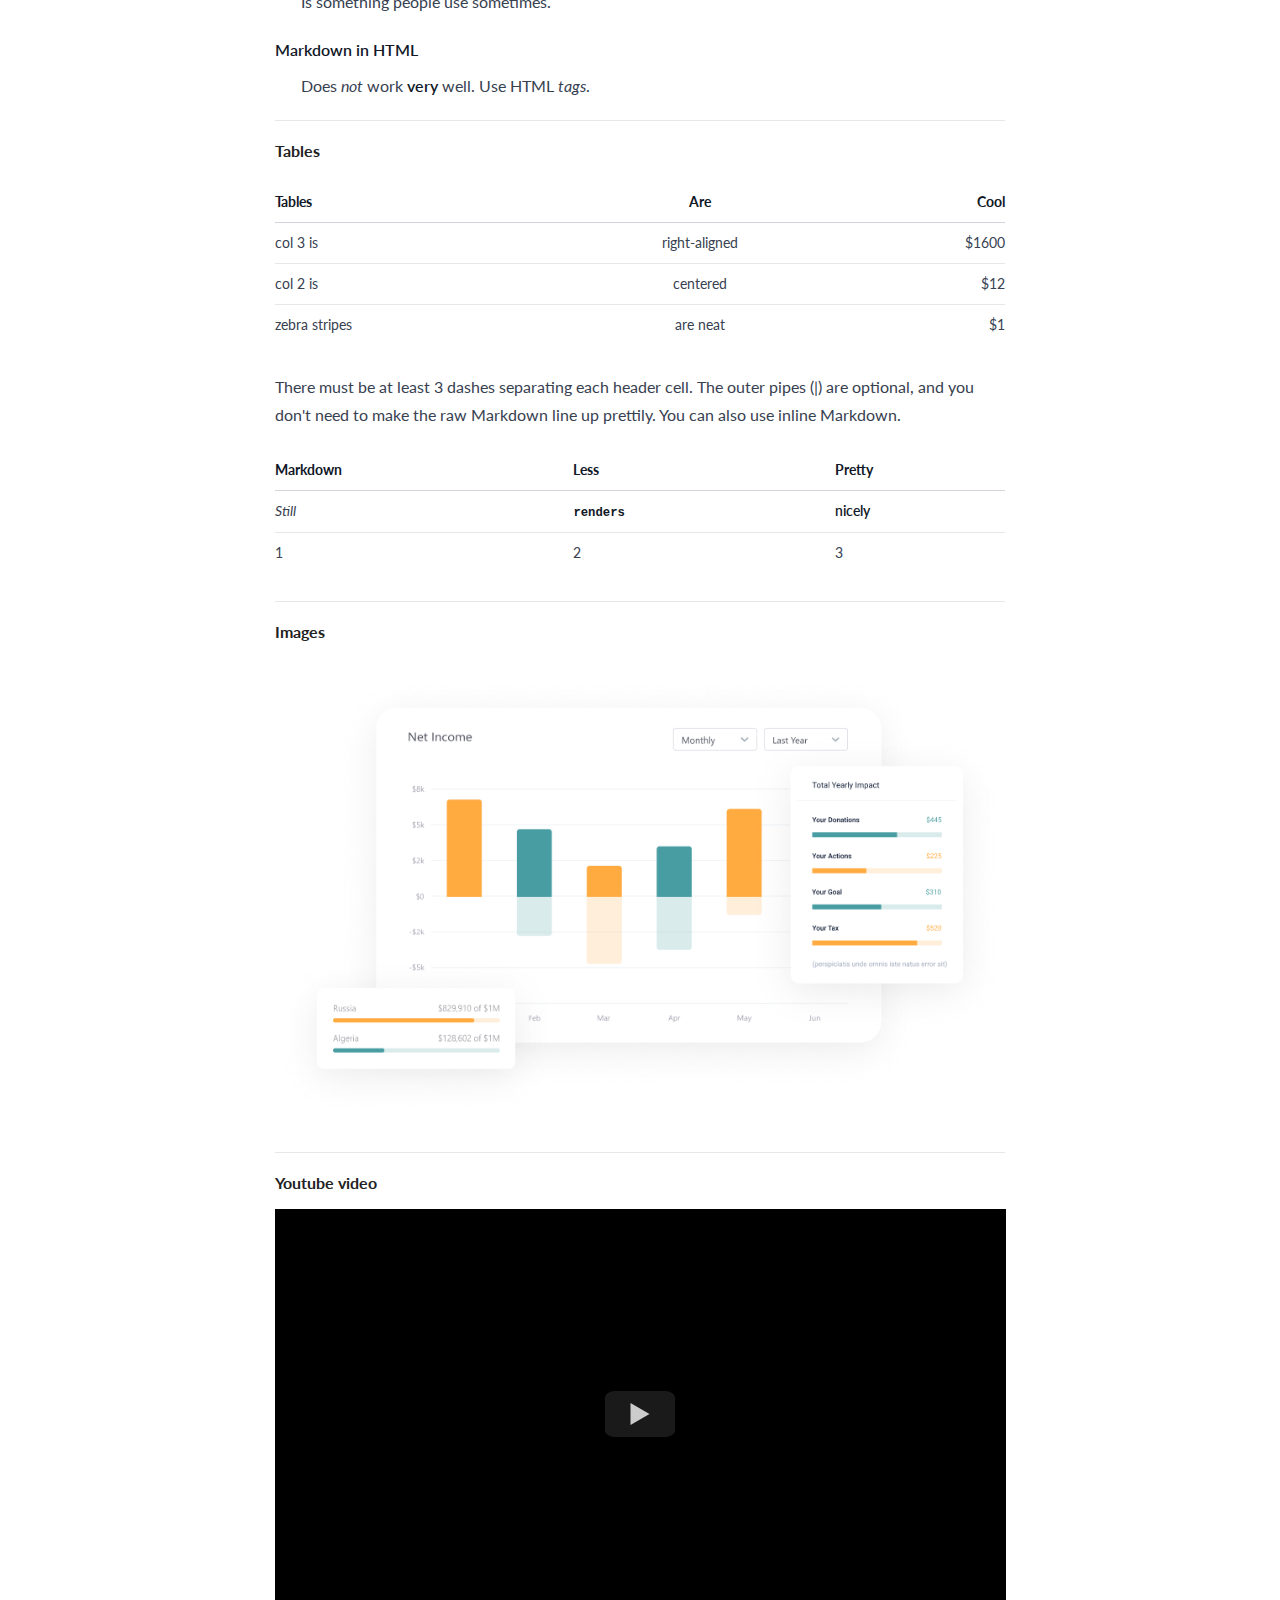
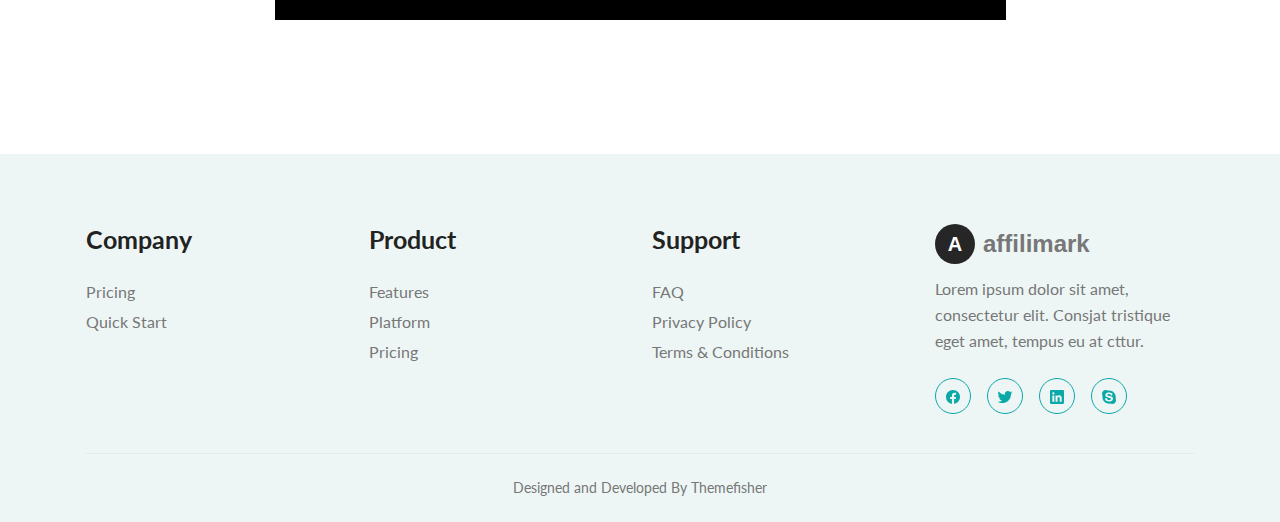
<file: blogs/blog-4.html>
<!DOCTYPE html><html lang="en"><head><meta charSet="utf-8"/><link rel="preconnect" href="https://fonts.gstatic.com" crossorigin="true"/><style>undefined</style><meta name="viewport" content="width=device-width, initial-scale=1, maximum-scale=5"/><title>How to make toys from old Olarpaper</title><meta name="description" content="Heading example Here is example of hedings. You can use this heading by following markdownify rules."/><meta name="author" content="Themefisher"/><meta property="og:title" content="How to make toys from old Olarpaper"/><meta property="og:description" content="Heading example Here is example of hedings. You can use this heading by following markdownify rules."/><meta property="og:type" content="website"/><meta property="og:url" content="//blogs/blog-4"/><meta name="twitter:title" content="How to make toys from old Olarpaper"/><meta name="twitter:description" content="Heading example Here is example of hedings. You can use this heading by following markdownify rules."/><meta property="og:image" content="/"/><meta name="twitter:image" content="/"/><meta name="twitter:card" content="summary_large_image"/><link rel="preload" as="image" href="/images/blog-4.jpg"/><meta name="next-head-count" content="17"/><link rel="shortcut icon" type="image/png" sizes="32x32" href="/images/abstract.png"/><meta name="theme-name" content="next-boilerplate"/><meta name="msapplication-TileColor" content="#000000"/><meta name="theme-color" media="(prefers-color-scheme: light)" content="#fff"/><meta name="theme-color" media="(prefers-color-scheme: dark)" content="#000"/><link rel="preload" href="/_next/static/css/032f64b459318e80.css" as="style"/><link rel="stylesheet" href="/_next/static/css/032f64b459318e80.css" data-n-g=""/><link rel="preload" href="/_next/static/css/c49ea44ddcb26f2f.css" as="style"/><link rel="stylesheet" href="/_next/static/css/c49ea44ddcb26f2f.css" data-n-p=""/><noscript data-n-css=""></noscript><script defer="" nomodule="" src="/_next/static/chunks/polyfills-c67a75d1b6f99dc8.js"></script><script src="/_next/static/chunks/webpack-8fa1640cc84ba8fe.js" defer=""></script><script src="/_next/static/chunks/framework-3b5a00d5d7e8d93b.js" defer=""></script><script src="/_next/static/chunks/main-7f42b959b0669217.js" defer=""></script><script src="/_next/static/chunks/pages/_app-b32c5c91f735bd8a.js" defer=""></script><script src="/_next/static/chunks/ae51ba48-b146860dfe661311.js" defer=""></script><script src="/_next/static/chunks/127-a0dbfc4618f5c409.js" defer=""></script><script src="/_next/static/chunks/535-dcfbf2e967869ed5.js" defer=""></script><script src="/_next/static/chunks/pages/blogs/%5Bsingle%5D-1db44e771b71d7e4.js" defer=""></script><script src="/_next/static/hS76qsE4fDTnitMdT02K7/_buildManifest.js" defer=""></script><script src="/_next/static/hS76qsE4fDTnitMdT02K7/_ssgManifest.js" defer=""></script></head><body><div id="__next"><header class="header"><nav class="navbar container"><div class="order-0"><a class="navbar-brand block py-1" style="height:48px;width:200px" href="/"><div class="flex items-center gap-x-2"><div class="h-10 once w-10 flex items-center justify-center rounded-full text-white" style="background-color:#262626">A</div><div class="once font-bold">affilimark</div></div></a></div><button id="show-button" class="order-2 flex cursor-pointer items-center md:hidden md:order-1"><svg class="h-6 fill-current" viewBox="0 0 20 20"><title>Menu Close</title><path d="M0 3h20v2H0V3z m0 6h20v2H0V9z m0 6h20v2H0V0z"></path></svg></button><div id="nav-menu" class="order-3 md:order-1 max-h-0"><ul class="navbar-nav block w-full md:flex md:w-auto lg:space-x-2"><li class="nav-item"><a class="nav-link block " href="/">Home</a></li><li class="nav-item"><a class="nav-link block " href="/blogs">Blog</a></li><li class="nav-item"><a class="nav-link block " href="/pricing">Pricing</a></li><li class="nav-item"><a class="nav-link block " href="/contact">Contact</a></li><li class="nav-item"><a class="nav-link block " href="/faq">FAQ</a></li><li class="md:hidden"><a class="btn btn-primary z-0 py-[14px]" rel="" href="/contact">Get Started</a></li></ul></div><div class="d-flex order-1 ml-auto hidden min-w-[200px] items-center justify-end md:ml-0 md:flex md:order-2"><a class="btn btn-primary z-0 py-[14px] tracking-wider" style="background-color:#343a40" rel="" href="/contact">Get Started</a></div></nav></header><main><section class="section"><div class="container"><div class="row"><article class="col-12 mx-auto text-center md:col-8"><img alt="How to make toys from old Olarpaper" src="/images/blog-4.jpg" width="1000" height="500" decoding="async" data-nimg="1" class="rounded-lg" style="color:transparent;width:100%;height:auto"/><h1 class="h2 mb-6 mt-6 text-left">How to make toys from old Olarpaper</h1><div class="content mb-16 text-left"><h5 id="heading-example">Heading example</h5>
<p>Here is an example of headings. You can use this heading by the following markdown rules. For example: use <code>#</code> for heading 1 and use <code>######</code> for heading 6.</p>
<h1 id="heading-1">Heading 1</h1>
<h2 id="heading-2">Heading 2</h2>
<h3 id="heading-3">Heading 3</h3>
<h4 id="heading-4">Heading 4</h4>
<h5 id="heading-5">Heading 5</h5>
<h6 id="heading-6">Heading 6</h6>
<hr/>
<h5 id="emphasis">Emphasis</h5>
<p>The emphasis, aka italics, with <em>asterisks</em> or <em>underscores</em>.</p>
<p>Strong emphasis, aka bold, with <strong>asterisks</strong> or <strong>underscores</strong>.</p>
<p>The combined emphasis with <strong>asterisks and <em>underscores</em></strong>.</p>
<p>Strikethrough uses two tildes. <del>Scratch this.</del></p>
<hr/>
<h5 id="link">Link</h5>
<p><a href="https://www.google.com">I&#x27;m an inline-style link</a></p>
<p><a href="https://www.google.com" title="Google&#x27;s Homepage">I&#x27;m an inline-style link with title</a></p>
<p><a href="https://www.themefisher.com">I&#x27;m a reference-style link</a></p>
<p><a href="../blob/master/LICENSE">I&#x27;m a relative reference to a repository file</a></p>
<p><a href="https://gethugothemes.com">You can use numbers for reference-style link definitions</a></p>
<p>Or leave it empty and use the <a href="https://www.getjekyllthemes.com">link text itself</a>.</p>
<p>example.com (but not on Github, for example).</p>
<p>Some text to show that the reference links can follow later.</p>
<hr/>
<h5 id="paragraph">Paragraph</h5>
<p>Lorem ipsum dolor sit amet consectetur adipisicing elit. Quam nihil enim maxime corporis cumque totam aliquid nam sint inventore optio modi neque laborum officiis necessitatibus, facilis placeat pariatur! Voluptatem, sed harum pariatur adipisci voluptates voluptatum cumque, porro sint minima similique magni perferendis fuga! Optio vel ipsum excepturi tempore reiciendis id quidem? Vel in, doloribus debitis nesciunt fugit sequi magnam accusantium modi neque quis, vitae velit, pariatur harum autem a! Velit impedit atque maiores animi possimus asperiores natus repellendus excepturi sint architecto eligendi non, omnis nihil. Facilis, doloremque illum. Fugit optio laborum minus debitis natus illo perspiciatis corporis voluptatum rerum laboriosam.</p>
<hr/>
<h5 id="ordered-list">Ordered List</h5>
<ol>
<li>List item</li>
<li>List item</li>
<li>List item</li>
<li>List item</li>
<li>List item</li>
</ol>
<hr/>
<h5 id="unordered-list">Unordered List</h5>
<ul>
<li>List item</li>
<li>List item</li>
<li>List item</li>
<li>List item</li>
<li>List item</li>
</ul>
<hr/>
<h5 id="code-and-syntax-highlighting">Code and Syntax Highlighting</h5>
<p>This is an <code>Inline code</code> sample.</p>
<pre><code class="language-javascript">var s = &quot;JavaScript syntax highlighting&quot;;
alert(s);
</code></pre>
<pre><code class="language-python">s = &quot;Python syntax highlighting&quot;
print s
</code></pre>
<hr/>
<h5 id="blockquote">Blockquote</h5>
<blockquote>
<p>This is a blockquote example.</p>
</blockquote>
<hr/>
<h5 id="inline-html">Inline HTML</h5>
<p>You can also use raw HTML in your Markdown, and it&#x27;ll mostly work pretty well.</p>
<dl><dt>Definition list</dt><dd>Is something people use sometimes.</dd><dt>Markdown in HTML</dt><dd>Does <em>not</em> work <strong>very</strong> well. Use HTML <em>tags</em>.</dd></dl>
<hr/>
<h5 id="tables">Tables</h5>
<table><thead><tr><th>Tables</th><th align="center">Are</th><th align="right">Cool</th></tr></thead><tbody><tr><td>col 3 is</td><td align="center">right-aligned</td><td align="right">$1600</td></tr><tr><td>col 2 is</td><td align="center">centered</td><td align="right">$12</td></tr><tr><td>zebra stripes</td><td align="center">are neat</td><td align="right">$1</td></tr></tbody></table>
<p>There must be at least 3 dashes separating each header cell.
The outer pipes (|) are optional, and you don&#x27;t need to make the
raw Markdown line up prettily. You can also use inline Markdown.</p>
<table><thead><tr><th>Markdown</th><th>Less</th><th>Pretty</th></tr></thead><tbody><tr><td><em>Still</em></td><td><code>renders</code></td><td><strong>nicely</strong></td></tr><tr><td>1</td><td>2</td><td>3</td></tr></tbody></table>
<hr/>
<h5 id="images">Images</h5>
<p><img src="/images/service-slide-1.png" alt="service" title="service"/></p>
<hr/>
<h5 id="youtube-video">Youtube video</h5>
<link rel="preload" href="https://i.ytimg.com/vi/C0DPdy98e4c/hqdefault.jpg" as="image"/><article class="yt-lite " data-title="YouTube Video" style="background-image:url(https://i.ytimg.com/vi/C0DPdy98e4c/hqdefault.jpg);--aspect-ratio:56.25%"><button type="button" class="lty-playbtn" aria-label="Watch YouTube Video"></button></article></div></article></div></div></section></main><footer class="section bg-theme-light pb-0"><div class="container"><div class="row"><div class="mb-12 sm:col-6 lg:col-3"><h2 class="h4">Company</h2><ul class="mt-6"><li class="mb-1"><a rel="" href="/pricing">Pricing</a></li><li class="mb-1"><a rel="" href="/blogs/blog-4#">Quick Start</a></li></ul></div><div class="mb-12 sm:col-6 lg:col-3"><h2 class="h4">Product</h2><ul class="mt-6"><li class="mb-1"><a rel="" href="/blogs/blog-4#">Features</a></li><li class="mb-1"><a rel="" href="/blogs/blog-4#">Platform</a></li><li class="mb-1"><a rel="" href="/pricing">Pricing</a></li></ul></div><div class="mb-12 sm:col-6 lg:col-3"><h2 class="h4">Support</h2><ul class="mt-6"><li class="mb-1"><a rel="" href="/faq">FAQ</a></li><li class="mb-1"><a rel="" href="/blogs/blog-4#">Privacy Policy</a></li><li class="mb-1"><a rel="" href="/blogs/blog-4#">Terms &amp; Conditions</a></li></ul></div><div class="md-12 sm:col-6 lg:col-3"><a aria-label="Bigspring" href="/"><div class="flex items-center gap-x-2"><div class="once h-10 once w-10 flex items-center justify-center rounded-full text-white text-xl font-semibold" style="background-color:#262626">A</div><div class="once font-bold text-2xl">affilimark</div></div></a><p class="mt-3 mb-6">Lorem ipsum dolor sit amet, consectetur elit. Consjat tristique eget amet, tempus eu at cttur.</p><ul class="social-icons mb-8"><li class="inline-block"><a aria-label="facebook" href="https://facebook.com/" target="_blank" rel="noopener noreferrer nofollow"><svg stroke="currentColor" fill="currentColor" stroke-width="0" viewBox="0 0 512 512" height="1em" width="1em" xmlns="http://www.w3.org/2000/svg"><path fill-rule="evenodd" d="M480 257.35c0-123.7-100.3-224-224-224s-224 100.3-224 224c0 111.8 81.9 204.47 189 221.29V322.12h-56.89v-64.77H221V208c0-56.13 33.45-87.16 84.61-87.16 24.51 0 50.15 4.38 50.15 4.38v55.13H327.5c-27.81 0-36.51 17.26-36.51 35v42h62.12l-9.92 64.77H291v156.54c107.1-16.81 189-109.48 189-221.31z"></path></svg></a></li><li class="inline-block"><a aria-label="twitter" href="https://twitter.com/" target="_blank" rel="noopener noreferrer nofollow"><svg stroke="currentColor" fill="currentColor" stroke-width="0" viewBox="0 0 512 512" height="1em" width="1em" xmlns="http://www.w3.org/2000/svg"><path d="M496 109.5a201.8 201.8 0 01-56.55 15.3 97.51 97.51 0 0043.33-53.6 197.74 197.74 0 01-62.56 23.5A99.14 99.14 0 00348.31 64c-54.42 0-98.46 43.4-98.46 96.9a93.21 93.21 0 002.54 22.1 280.7 280.7 0 01-203-101.3A95.69 95.69 0 0036 130.4c0 33.6 17.53 63.3 44 80.7A97.5 97.5 0 0135.22 199v1.2c0 47 34 86.1 79 95a100.76 100.76 0 01-25.94 3.4 94.38 94.38 0 01-18.51-1.8c12.51 38.5 48.92 66.5 92.05 67.3A199.59 199.59 0 0139.5 405.6a203 203 0 01-23.5-1.4A278.68 278.68 0 00166.74 448c181.36 0 280.44-147.7 280.44-275.8 0-4.2-.11-8.4-.31-12.5A198.48 198.48 0 00496 109.5z"></path></svg></a></li><li class="inline-block"><a aria-label="linkedin" href="https://linkedin.com/" target="_blank" rel="noopener noreferrer nofollow"><svg stroke="currentColor" fill="currentColor" stroke-width="0" viewBox="0 0 512 512" height="1em" width="1em" xmlns="http://www.w3.org/2000/svg"><path d="M444.17 32H70.28C49.85 32 32 46.7 32 66.89v374.72C32 461.91 49.85 480 70.28 480h373.78c20.54 0 35.94-18.21 35.94-38.39V66.89C480.12 46.7 464.6 32 444.17 32zm-273.3 373.43h-64.18V205.88h64.18zM141 175.54h-.46c-20.54 0-33.84-15.29-33.84-34.43 0-19.49 13.65-34.42 34.65-34.42s33.85 14.82 34.31 34.42c-.01 19.14-13.31 34.43-34.66 34.43zm264.43 229.89h-64.18V296.32c0-26.14-9.34-44-32.56-44-17.74 0-28.24 12-32.91 23.69-1.75 4.2-2.22 9.92-2.22 15.76v113.66h-64.18V205.88h64.18v27.77c9.34-13.3 23.93-32.44 57.88-32.44 42.13 0 74 27.77 74 87.64z"></path></svg></a></li><li class="inline-block"><a aria-label="skype" href="https://skype.com/" target="_blank" rel="noopener noreferrer nofollow"><svg stroke="currentColor" fill="currentColor" stroke-width="0" viewBox="0 0 512 512" height="1em" width="1em" xmlns="http://www.w3.org/2000/svg"><path d="M467.16 303.6a205.69 205.69 0 004.9-45.15c0-116.32-95.69-210.7-213.79-210.7a221.83 221.83 0 00-36.52 3A123.58 123.58 0 00155.93 32C87.55 32 32 86.72 32 154.15A119.56 119.56 0 0049 216a211.16 211.16 0 00-4.32 42.35c0 116.44 95.69 210.7 213.67 210.7a214 214 0 0039.09-3.5A125.45 125.45 0 00356.07 480C424.57 480 480 425.28 480 357.85a118 118 0 00-12.84-54.25zM368 359c-9.92 13.76-24.51 24.73-43.41 32.43S283.36 403 257.69 403c-30.69 0-56.36-5.37-76.55-15.87a101 101 0 01-35.24-30.8c-9.11-12.83-13.66-25.66-13.66-38 0-7.7 3-14.35 8.87-19.95 5.84-5.37 13.42-8.17 22.29-8.17 7.35 0 13.65 2.1 18.79 6.42 4.9 4.08 9.1 10.15 12.48 18.08A108.09 108.09 0 00207 336.15q6.32 8.22 17.86 13.65c7.82 3.62 18.2 5.48 31 5.48 17.62 0 32.09-3.73 42.94-11.08 10.74-7.12 15.88-15.75 15.88-26.25 0-8.28-2.69-14.82-8.29-19.95-5.83-5.37-13.42-9.57-22.87-12.37-9.69-3-22.87-6.18-39.21-9.56-22.17-4.67-41-10.27-56-16.57-15.28-6.42-27.65-15.4-36.76-26.48-9.22-11.32-13.77-25.55-13.77-42.24a67.86 67.86 0 0114.47-42.58c9.57-12.25 23.46-21.82 41.55-28.35 17.74-6.53 38.86-9.8 62.66-9.8 19.14 0 35.83 2.22 49.83 6.42s25.91 10.15 35.36 17.38 16.34 14.93 20.77 23 6.66 16.22 6.66 24c0 7.46-2.92 14.35-8.76 20.3a29.65 29.65 0 01-21.94 9.1c-7.93 0-14.12-1.87-18.43-5.6-4-3.5-8.17-8.87-12.72-16.69-5.37-9.91-11.79-17.85-19.14-23.45-7.24-5.36-19.14-8.16-35.71-8.16-15.29 0-27.77 3-37 9-8.87 5.72-13.19 12.37-13.19 20.18a18.26 18.26 0 004.32 12.25 38.13 38.13 0 0012.72 9.57 90.14 90.14 0 0017.15 6.53c6 1.64 15.87 4.09 29.53 7.12 17.38 3.62 33.25 7.82 47.26 12.13 14.24 4.55 26.49 10 36.52 16.45a72.93 72.93 0 0124.16 25.09c5.72 10 8.64 22.63 8.64 37.1A75.09 75.09 0 01368 359z"></path></svg></a></li></ul></div></div><div class="border-t border-border py-6"><p class="text-sm text-center">Designed and Developed By <a href="https://themefisher.com/">Themefisher</a></p></div></div></footer></div><script id="__NEXT_DATA__" type="application/json">{"props":{"pageProps":{"post":[{"frontmatter":{"title":"How to make toys from old Olarpaper","description":"Heading example Here is example of hedings. You can use this heading by following markdownify rules.","image":"/images/blog-4.jpg","date":"2022-07-04T05:00:00.000Z","draft":false},"slug":"blog-4","content":"\r\n##### Heading example\r\n\r\nHere is an example of headings. You can use this heading by the following markdown rules. For example: use `#` for heading 1 and use `######` for heading 6.\r\n\r\n# Heading 1\r\n\r\n## Heading 2\r\n\r\n### Heading 3\r\n\r\n#### Heading 4\r\n\r\n##### Heading 5\r\n\r\n###### Heading 6\r\n\r\n---\r\n\r\n##### Emphasis\r\n\r\nThe emphasis, aka italics, with _asterisks_ or _underscores_.\r\n\r\nStrong emphasis, aka bold, with **asterisks** or **underscores**.\r\n\r\nThe combined emphasis with **asterisks and _underscores_**.\r\n\r\nStrikethrough uses two tildes. ~~Scratch this.~~\r\n\r\n---\r\n\r\n##### Link\r\n\r\n[I'm an inline-style link](https://www.google.com)\r\n\r\n[I'm an inline-style link with title](https://www.google.com \"Google's Homepage\")\r\n\r\n[I'm a reference-style link][arbitrary case-insensitive reference text]\r\n\r\n[I'm a relative reference to a repository file](../blob/master/LICENSE)\r\n\r\n[You can use numbers for reference-style link definitions][1]\r\n\r\nOr leave it empty and use the [link text itself].\r\n\r\nexample.com (but not on Github, for example).\r\n\r\nSome text to show that the reference links can follow later.\r\n\r\n[arbitrary case-insensitive reference text]: https://www.themefisher.com\r\n[1]: https://gethugothemes.com\r\n[link text itself]: https://www.getjekyllthemes.com\r\n\r\n---\r\n\r\n##### Paragraph\r\n\r\nLorem ipsum dolor sit amet consectetur adipisicing elit. Quam nihil enim maxime corporis cumque totam aliquid nam sint inventore optio modi neque laborum officiis necessitatibus, facilis placeat pariatur! Voluptatem, sed harum pariatur adipisci voluptates voluptatum cumque, porro sint minima similique magni perferendis fuga! Optio vel ipsum excepturi tempore reiciendis id quidem? Vel in, doloribus debitis nesciunt fugit sequi magnam accusantium modi neque quis, vitae velit, pariatur harum autem a! Velit impedit atque maiores animi possimus asperiores natus repellendus excepturi sint architecto eligendi non, omnis nihil. Facilis, doloremque illum. Fugit optio laborum minus debitis natus illo perspiciatis corporis voluptatum rerum laboriosam.\r\n\r\n---\r\n\r\n##### Ordered List\r\n\r\n1. List item\r\n2. List item\r\n3. List item\r\n4. List item\r\n5. List item\r\n\r\n---\r\n\r\n##### Unordered List\r\n\r\n- List item\r\n- List item\r\n- List item\r\n- List item\r\n- List item\r\n\r\n---\r\n\r\n##### Code and Syntax Highlighting\r\n\r\nThis is an `Inline code` sample.\r\n\r\n```javascript\r\nvar s = \"JavaScript syntax highlighting\";\r\nalert(s);\r\n```\r\n\r\n```python\r\ns = \"Python syntax highlighting\"\r\nprint s\r\n```\r\n\r\n---\r\n\r\n##### Blockquote\r\n\r\n\u003e This is a blockquote example.\r\n\r\n---\r\n\r\n##### Inline HTML\r\n\r\nYou can also use raw HTML in your Markdown, and it'll mostly work pretty well.\r\n\r\n\u003cdl\u003e\r\n  \u003cdt\u003eDefinition list\u003c/dt\u003e\r\n  \u003cdd\u003eIs something people use sometimes.\u003c/dd\u003e\r\n\r\n  \u003cdt\u003eMarkdown in HTML\u003c/dt\u003e\r\n  \u003cdd\u003eDoes *not* work **very** well. Use HTML \u003cem\u003etags\u003c/em\u003e.\u003c/dd\u003e\r\n\u003c/dl\u003e\r\n\r\n---\r\n\r\n##### Tables\r\n\r\n| Tables        |      Are      |  Cool |\r\n| ------------- | :-----------: | ----: |\r\n| col 3 is      | right-aligned | $1600 |\r\n| col 2 is      |   centered    |   $12 |\r\n| zebra stripes |   are neat    |    $1 |\r\n\r\nThere must be at least 3 dashes separating each header cell.\r\nThe outer pipes (|) are optional, and you don't need to make the\r\nraw Markdown line up prettily. You can also use inline Markdown.\r\n\r\n| Markdown | Less      | Pretty     |\r\n| -------- | --------- | ---------- |\r\n| _Still_  | `renders` | **nicely** |\r\n| 1        | 2         | 3          |\r\n\r\n---\r\n\r\n##### Images\r\n\r\n![service](/images/service-slide-1.png \"service\")\r\n\r\n---\r\n\r\n##### Youtube video\r\n\r\n\u003cYoutubePlayer id=\"C0DPdy98e4c\" title=\"YouTube Video\" /\u003e\r\n"}],"mdxContent":{"compiledSource":"/*@jsxRuntime automatic @jsxImportSource react*/\nconst {Fragment: _Fragment, jsx: _jsx, jsxs: _jsxs} = arguments[0];\nconst {useMDXComponents: _provideComponents} = arguments[0];\nfunction _createMdxContent(props) {\n  const _components = Object.assign({\n    h5: \"h5\",\n    p: \"p\",\n    code: \"code\",\n    h1: \"h1\",\n    h2: \"h2\",\n    h3: \"h3\",\n    h4: \"h4\",\n    h6: \"h6\",\n    hr: \"hr\",\n    em: \"em\",\n    strong: \"strong\",\n    del: \"del\",\n    a: \"a\",\n    ol: \"ol\",\n    li: \"li\",\n    ul: \"ul\",\n    pre: \"pre\",\n    blockquote: \"blockquote\",\n    table: \"table\",\n    thead: \"thead\",\n    tr: \"tr\",\n    th: \"th\",\n    tbody: \"tbody\",\n    td: \"td\",\n    img: \"img\"\n  }, _provideComponents(), props.components), {YoutubePlayer} = _components;\n  if (!YoutubePlayer) _missingMdxReference(\"YoutubePlayer\", true);\n  return _jsxs(_Fragment, {\n    children: [_jsx(_components.h5, {\n      id: \"heading-example\",\n      children: \"Heading example\"\n    }), \"\\n\", _jsxs(_components.p, {\n      children: [\"Here is an example of headings. You can use this heading by the following markdown rules. For example: use \", _jsx(_components.code, {\n        children: \"#\"\n      }), \" for heading 1 and use \", _jsx(_components.code, {\n        children: \"######\"\n      }), \" for heading 6.\"]\n    }), \"\\n\", _jsx(_components.h1, {\n      id: \"heading-1\",\n      children: \"Heading 1\"\n    }), \"\\n\", _jsx(_components.h2, {\n      id: \"heading-2\",\n      children: \"Heading 2\"\n    }), \"\\n\", _jsx(_components.h3, {\n      id: \"heading-3\",\n      children: \"Heading 3\"\n    }), \"\\n\", _jsx(_components.h4, {\n      id: \"heading-4\",\n      children: \"Heading 4\"\n    }), \"\\n\", _jsx(_components.h5, {\n      id: \"heading-5\",\n      children: \"Heading 5\"\n    }), \"\\n\", _jsx(_components.h6, {\n      id: \"heading-6\",\n      children: \"Heading 6\"\n    }), \"\\n\", _jsx(_components.hr, {}), \"\\n\", _jsx(_components.h5, {\n      id: \"emphasis\",\n      children: \"Emphasis\"\n    }), \"\\n\", _jsxs(_components.p, {\n      children: [\"The emphasis, aka italics, with \", _jsx(_components.em, {\n        children: \"asterisks\"\n      }), \" or \", _jsx(_components.em, {\n        children: \"underscores\"\n      }), \".\"]\n    }), \"\\n\", _jsxs(_components.p, {\n      children: [\"Strong emphasis, aka bold, with \", _jsx(_components.strong, {\n        children: \"asterisks\"\n      }), \" or \", _jsx(_components.strong, {\n        children: \"underscores\"\n      }), \".\"]\n    }), \"\\n\", _jsxs(_components.p, {\n      children: [\"The combined emphasis with \", _jsxs(_components.strong, {\n        children: [\"asterisks and \", _jsx(_components.em, {\n          children: \"underscores\"\n        })]\n      }), \".\"]\n    }), \"\\n\", _jsxs(_components.p, {\n      children: [\"Strikethrough uses two tildes. \", _jsx(_components.del, {\n        children: \"Scratch this.\"\n      })]\n    }), \"\\n\", _jsx(_components.hr, {}), \"\\n\", _jsx(_components.h5, {\n      id: \"link\",\n      children: \"Link\"\n    }), \"\\n\", _jsx(_components.p, {\n      children: _jsx(_components.a, {\n        href: \"https://www.google.com\",\n        children: \"I'm an inline-style link\"\n      })\n    }), \"\\n\", _jsx(_components.p, {\n      children: _jsx(_components.a, {\n        href: \"https://www.google.com\",\n        title: \"Google's Homepage\",\n        children: \"I'm an inline-style link with title\"\n      })\n    }), \"\\n\", _jsx(_components.p, {\n      children: _jsx(_components.a, {\n        href: \"https://www.themefisher.com\",\n        children: \"I'm a reference-style link\"\n      })\n    }), \"\\n\", _jsx(_components.p, {\n      children: _jsx(_components.a, {\n        href: \"../blob/master/LICENSE\",\n        children: \"I'm a relative reference to a repository file\"\n      })\n    }), \"\\n\", _jsx(_components.p, {\n      children: _jsx(_components.a, {\n        href: \"https://gethugothemes.com\",\n        children: \"You can use numbers for reference-style link definitions\"\n      })\n    }), \"\\n\", _jsxs(_components.p, {\n      children: [\"Or leave it empty and use the \", _jsx(_components.a, {\n        href: \"https://www.getjekyllthemes.com\",\n        children: \"link text itself\"\n      }), \".\"]\n    }), \"\\n\", _jsx(_components.p, {\n      children: \"example.com (but not on Github, for example).\"\n    }), \"\\n\", _jsx(_components.p, {\n      children: \"Some text to show that the reference links can follow later.\"\n    }), \"\\n\", _jsx(_components.hr, {}), \"\\n\", _jsx(_components.h5, {\n      id: \"paragraph\",\n      children: \"Paragraph\"\n    }), \"\\n\", _jsx(_components.p, {\n      children: \"Lorem ipsum dolor sit amet consectetur adipisicing elit. Quam nihil enim maxime corporis cumque totam aliquid nam sint inventore optio modi neque laborum officiis necessitatibus, facilis placeat pariatur! Voluptatem, sed harum pariatur adipisci voluptates voluptatum cumque, porro sint minima similique magni perferendis fuga! Optio vel ipsum excepturi tempore reiciendis id quidem? Vel in, doloribus debitis nesciunt fugit sequi magnam accusantium modi neque quis, vitae velit, pariatur harum autem a! Velit impedit atque maiores animi possimus asperiores natus repellendus excepturi sint architecto eligendi non, omnis nihil. Facilis, doloremque illum. Fugit optio laborum minus debitis natus illo perspiciatis corporis voluptatum rerum laboriosam.\"\n    }), \"\\n\", _jsx(_components.hr, {}), \"\\n\", _jsx(_components.h5, {\n      id: \"ordered-list\",\n      children: \"Ordered List\"\n    }), \"\\n\", _jsxs(_components.ol, {\n      children: [\"\\n\", _jsx(_components.li, {\n        children: \"List item\"\n      }), \"\\n\", _jsx(_components.li, {\n        children: \"List item\"\n      }), \"\\n\", _jsx(_components.li, {\n        children: \"List item\"\n      }), \"\\n\", _jsx(_components.li, {\n        children: \"List item\"\n      }), \"\\n\", _jsx(_components.li, {\n        children: \"List item\"\n      }), \"\\n\"]\n    }), \"\\n\", _jsx(_components.hr, {}), \"\\n\", _jsx(_components.h5, {\n      id: \"unordered-list\",\n      children: \"Unordered List\"\n    }), \"\\n\", _jsxs(_components.ul, {\n      children: [\"\\n\", _jsx(_components.li, {\n        children: \"List item\"\n      }), \"\\n\", _jsx(_components.li, {\n        children: \"List item\"\n      }), \"\\n\", _jsx(_components.li, {\n        children: \"List item\"\n      }), \"\\n\", _jsx(_components.li, {\n        children: \"List item\"\n      }), \"\\n\", _jsx(_components.li, {\n        children: \"List item\"\n      }), \"\\n\"]\n    }), \"\\n\", _jsx(_components.hr, {}), \"\\n\", _jsx(_components.h5, {\n      id: \"code-and-syntax-highlighting\",\n      children: \"Code and Syntax Highlighting\"\n    }), \"\\n\", _jsxs(_components.p, {\n      children: [\"This is an \", _jsx(_components.code, {\n        children: \"Inline code\"\n      }), \" sample.\"]\n    }), \"\\n\", _jsx(_components.pre, {\n      children: _jsx(_components.code, {\n        className: \"language-javascript\",\n        children: \"var s = \\\"JavaScript syntax highlighting\\\";\\r\\nalert(s);\\n\"\n      })\n    }), \"\\n\", _jsx(_components.pre, {\n      children: _jsx(_components.code, {\n        className: \"language-python\",\n        children: \"s = \\\"Python syntax highlighting\\\"\\r\\nprint s\\n\"\n      })\n    }), \"\\n\", _jsx(_components.hr, {}), \"\\n\", _jsx(_components.h5, {\n      id: \"blockquote\",\n      children: \"Blockquote\"\n    }), \"\\n\", _jsxs(_components.blockquote, {\n      children: [\"\\n\", _jsx(_components.p, {\n        children: \"This is a blockquote example.\"\n      }), \"\\n\"]\n    }), \"\\n\", _jsx(_components.hr, {}), \"\\n\", _jsx(_components.h5, {\n      id: \"inline-html\",\n      children: \"Inline HTML\"\n    }), \"\\n\", _jsx(_components.p, {\n      children: \"You can also use raw HTML in your Markdown, and it'll mostly work pretty well.\"\n    }), \"\\n\", _jsxs(\"dl\", {\n      children: [_jsx(\"dt\", {\n        children: \"Definition list\"\n      }), _jsx(\"dd\", {\n        children: \"Is something people use sometimes.\"\n      }), _jsx(\"dt\", {\n        children: \"Markdown in HTML\"\n      }), _jsxs(\"dd\", {\n        children: [\"Does \", _jsx(_components.em, {\n          children: \"not\"\n        }), \" work \", _jsx(_components.strong, {\n          children: \"very\"\n        }), \" well. Use HTML \", _jsx(\"em\", {\n          children: \"tags\"\n        }), \".\"]\n      })]\n    }), \"\\n\", _jsx(_components.hr, {}), \"\\n\", _jsx(_components.h5, {\n      id: \"tables\",\n      children: \"Tables\"\n    }), \"\\n\", _jsxs(_components.table, {\n      children: [_jsx(_components.thead, {\n        children: _jsxs(_components.tr, {\n          children: [_jsx(_components.th, {\n            children: \"Tables\"\n          }), _jsx(_components.th, {\n            align: \"center\",\n            children: \"Are\"\n          }), _jsx(_components.th, {\n            align: \"right\",\n            children: \"Cool\"\n          })]\n        })\n      }), _jsxs(_components.tbody, {\n        children: [_jsxs(_components.tr, {\n          children: [_jsx(_components.td, {\n            children: \"col 3 is\"\n          }), _jsx(_components.td, {\n            align: \"center\",\n            children: \"right-aligned\"\n          }), _jsx(_components.td, {\n            align: \"right\",\n            children: \"$1600\"\n          })]\n        }), _jsxs(_components.tr, {\n          children: [_jsx(_components.td, {\n            children: \"col 2 is\"\n          }), _jsx(_components.td, {\n            align: \"center\",\n            children: \"centered\"\n          }), _jsx(_components.td, {\n            align: \"right\",\n            children: \"$12\"\n          })]\n        }), _jsxs(_components.tr, {\n          children: [_jsx(_components.td, {\n            children: \"zebra stripes\"\n          }), _jsx(_components.td, {\n            align: \"center\",\n            children: \"are neat\"\n          }), _jsx(_components.td, {\n            align: \"right\",\n            children: \"$1\"\n          })]\n        })]\n      })]\n    }), \"\\n\", _jsx(_components.p, {\n      children: \"There must be at least 3 dashes separating each header cell.\\r\\nThe outer pipes (|) are optional, and you don't need to make the\\r\\nraw Markdown line up prettily. You can also use inline Markdown.\"\n    }), \"\\n\", _jsxs(_components.table, {\n      children: [_jsx(_components.thead, {\n        children: _jsxs(_components.tr, {\n          children: [_jsx(_components.th, {\n            children: \"Markdown\"\n          }), _jsx(_components.th, {\n            children: \"Less\"\n          }), _jsx(_components.th, {\n            children: \"Pretty\"\n          })]\n        })\n      }), _jsxs(_components.tbody, {\n        children: [_jsxs(_components.tr, {\n          children: [_jsx(_components.td, {\n            children: _jsx(_components.em, {\n              children: \"Still\"\n            })\n          }), _jsx(_components.td, {\n            children: _jsx(_components.code, {\n              children: \"renders\"\n            })\n          }), _jsx(_components.td, {\n            children: _jsx(_components.strong, {\n              children: \"nicely\"\n            })\n          })]\n        }), _jsxs(_components.tr, {\n          children: [_jsx(_components.td, {\n            children: \"1\"\n          }), _jsx(_components.td, {\n            children: \"2\"\n          }), _jsx(_components.td, {\n            children: \"3\"\n          })]\n        })]\n      })]\n    }), \"\\n\", _jsx(_components.hr, {}), \"\\n\", _jsx(_components.h5, {\n      id: \"images\",\n      children: \"Images\"\n    }), \"\\n\", _jsx(_components.p, {\n      children: _jsx(_components.img, {\n        src: \"/images/service-slide-1.png\",\n        alt: \"service\",\n        title: \"service\"\n      })\n    }), \"\\n\", _jsx(_components.hr, {}), \"\\n\", _jsx(_components.h5, {\n      id: \"youtube-video\",\n      children: \"Youtube video\"\n    }), \"\\n\", _jsx(YoutubePlayer, {\n      id: \"C0DPdy98e4c\",\n      title: \"YouTube Video\"\n    })]\n  });\n}\nfunction MDXContent(props = {}) {\n  const {wrapper: MDXLayout} = Object.assign({}, _provideComponents(), props.components);\n  return MDXLayout ? _jsx(MDXLayout, Object.assign({}, props, {\n    children: _jsx(_createMdxContent, props)\n  })) : _createMdxContent(props);\n}\nreturn {\n  default: MDXContent\n};\nfunction _missingMdxReference(id, component) {\n  throw new Error(\"Expected \" + (component ? \"component\" : \"object\") + \" `\" + id + \"` to be defined: you likely forgot to import, pass, or provide it.\");\n}\n","frontmatter":{},"scope":{}},"slug":"blog-4"},"__N_SSG":true},"page":"/blogs/[single]","query":{"single":"blog-4"},"buildId":"hS76qsE4fDTnitMdT02K7","isFallback":false,"gsp":true,"scriptLoader":[]}</script></body></html>
</file>
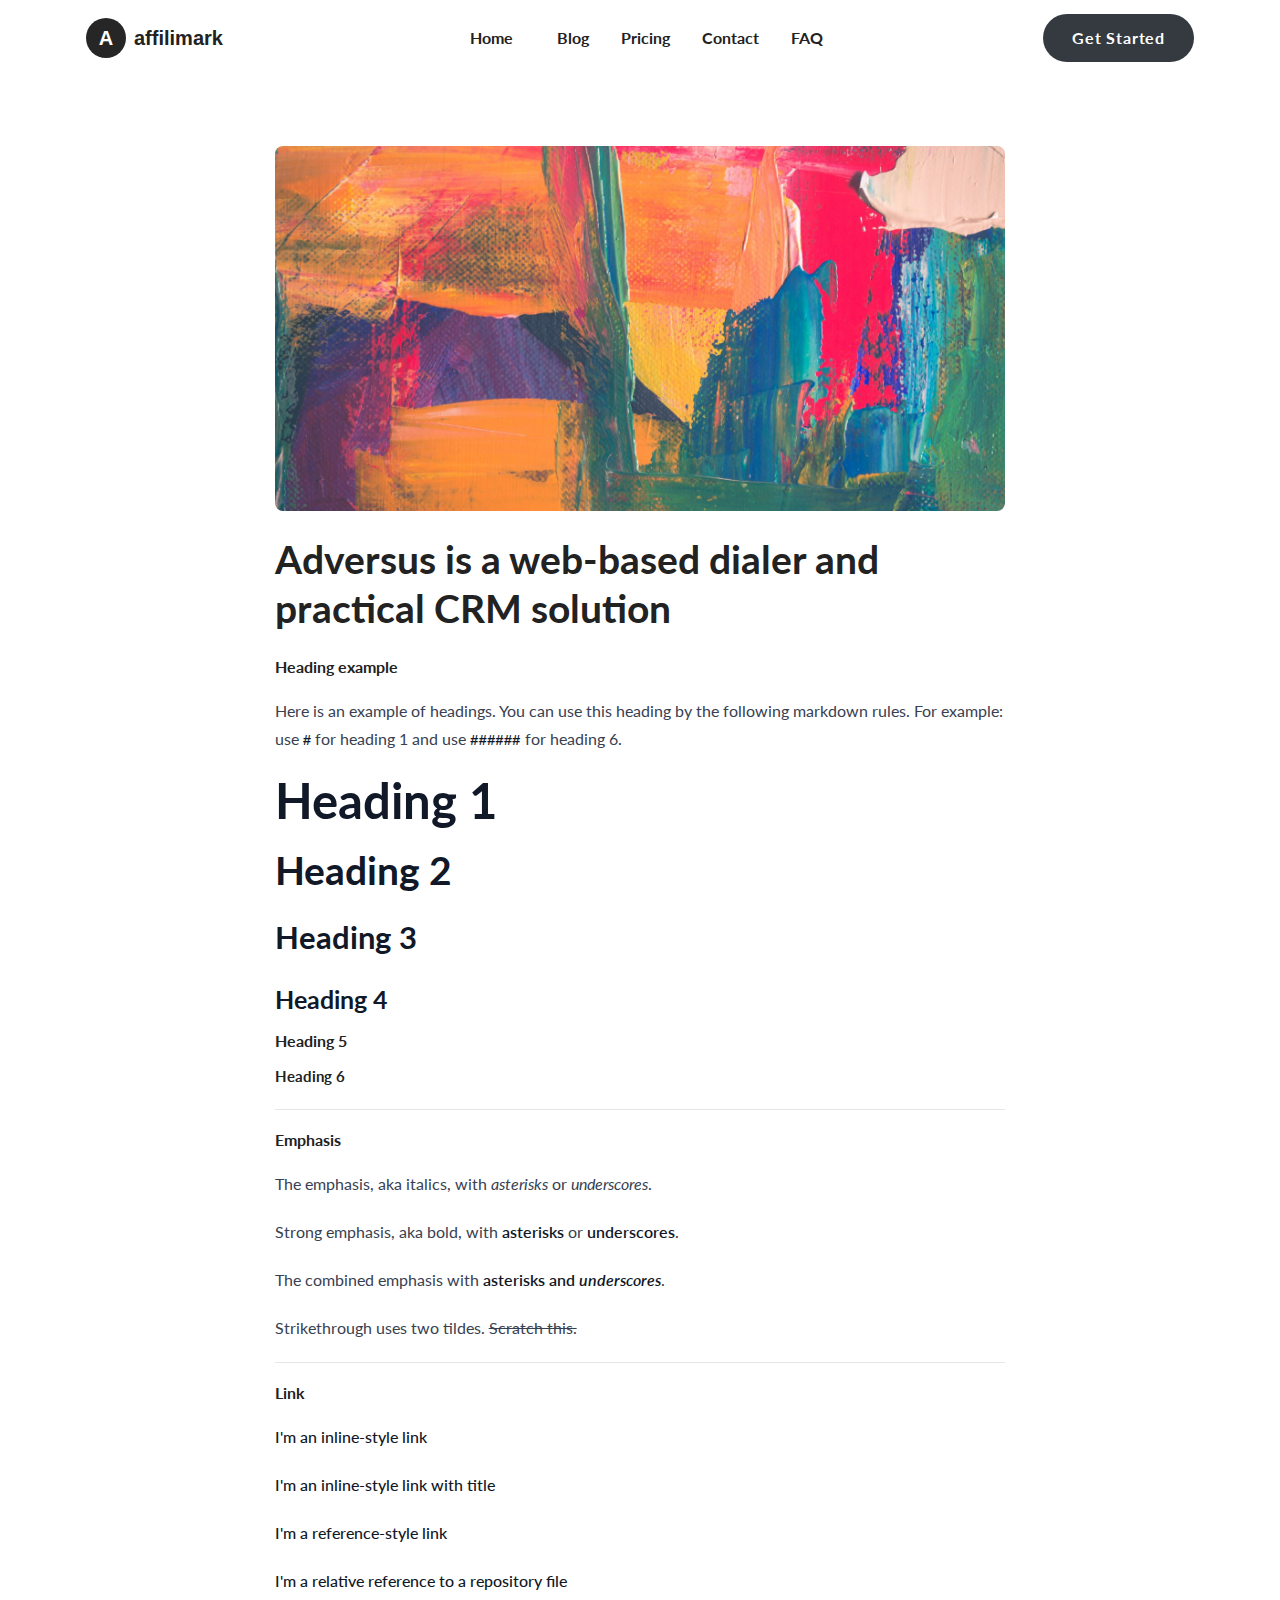
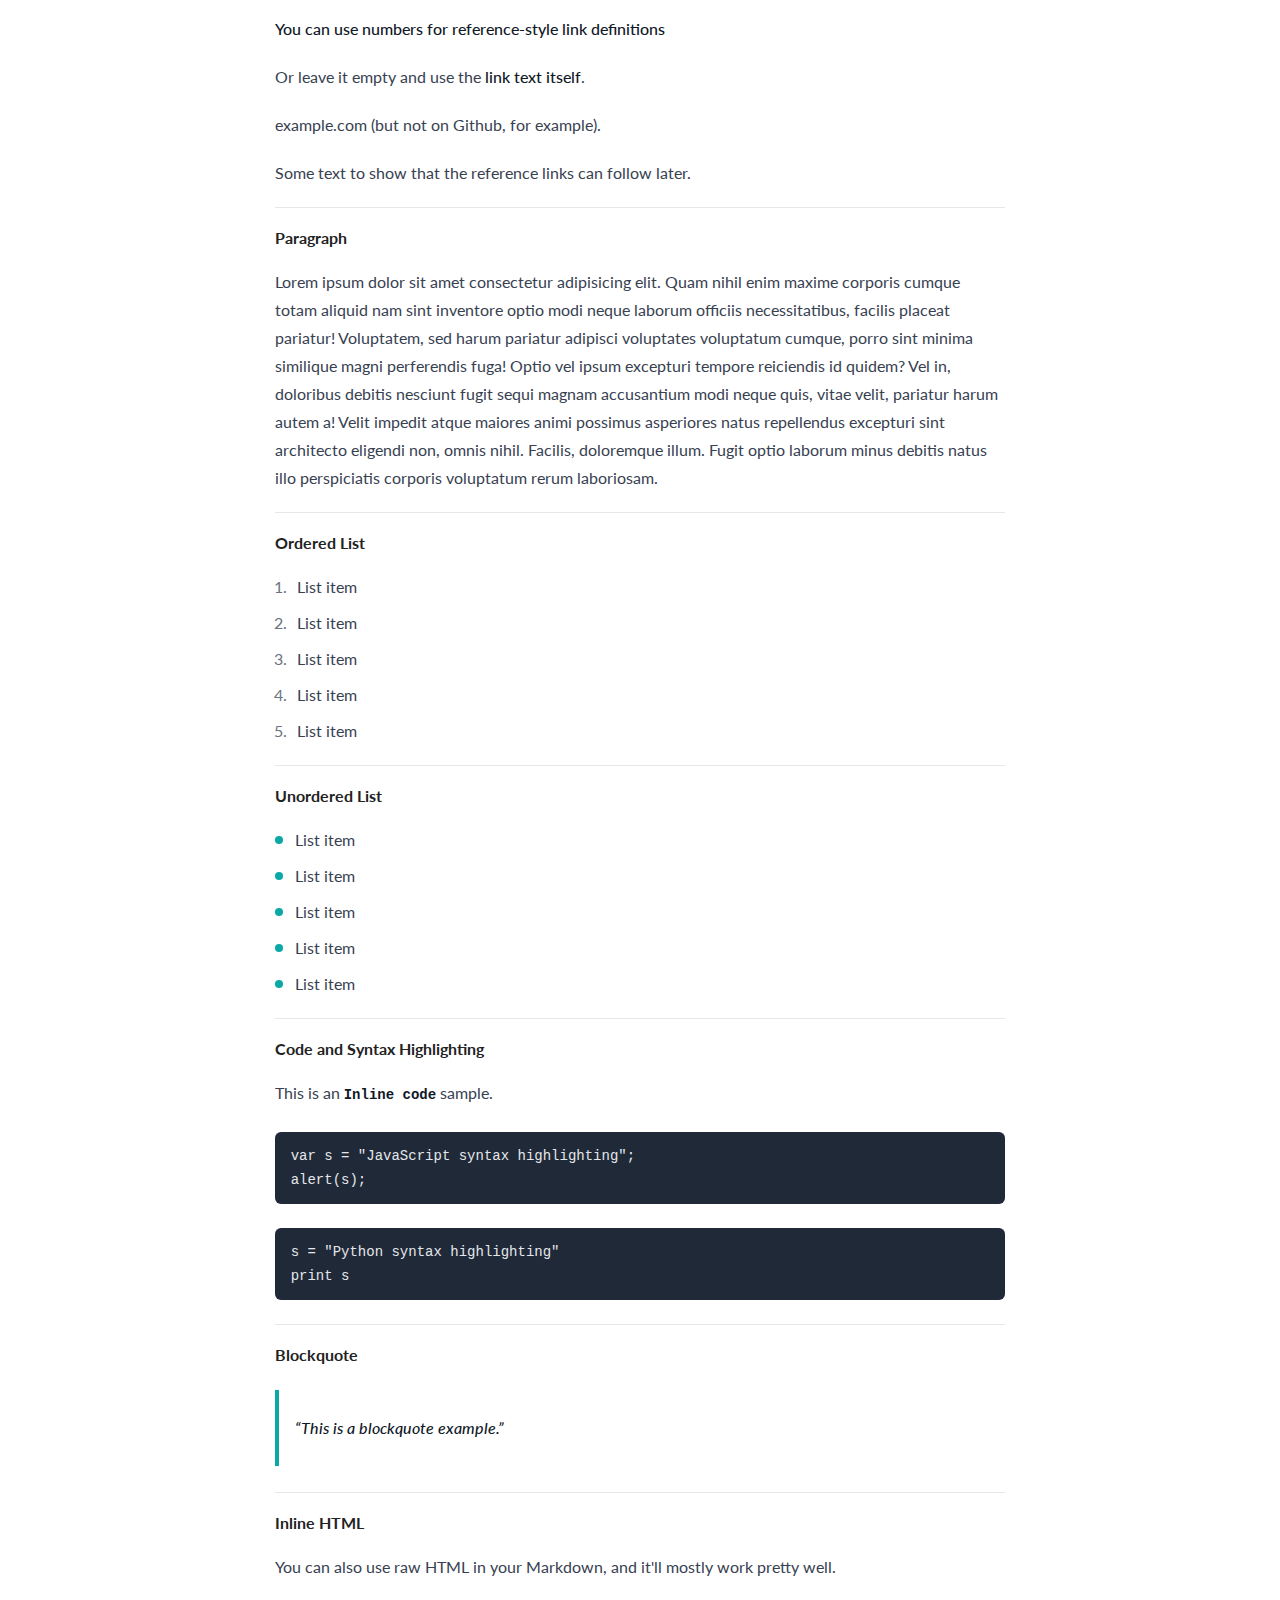
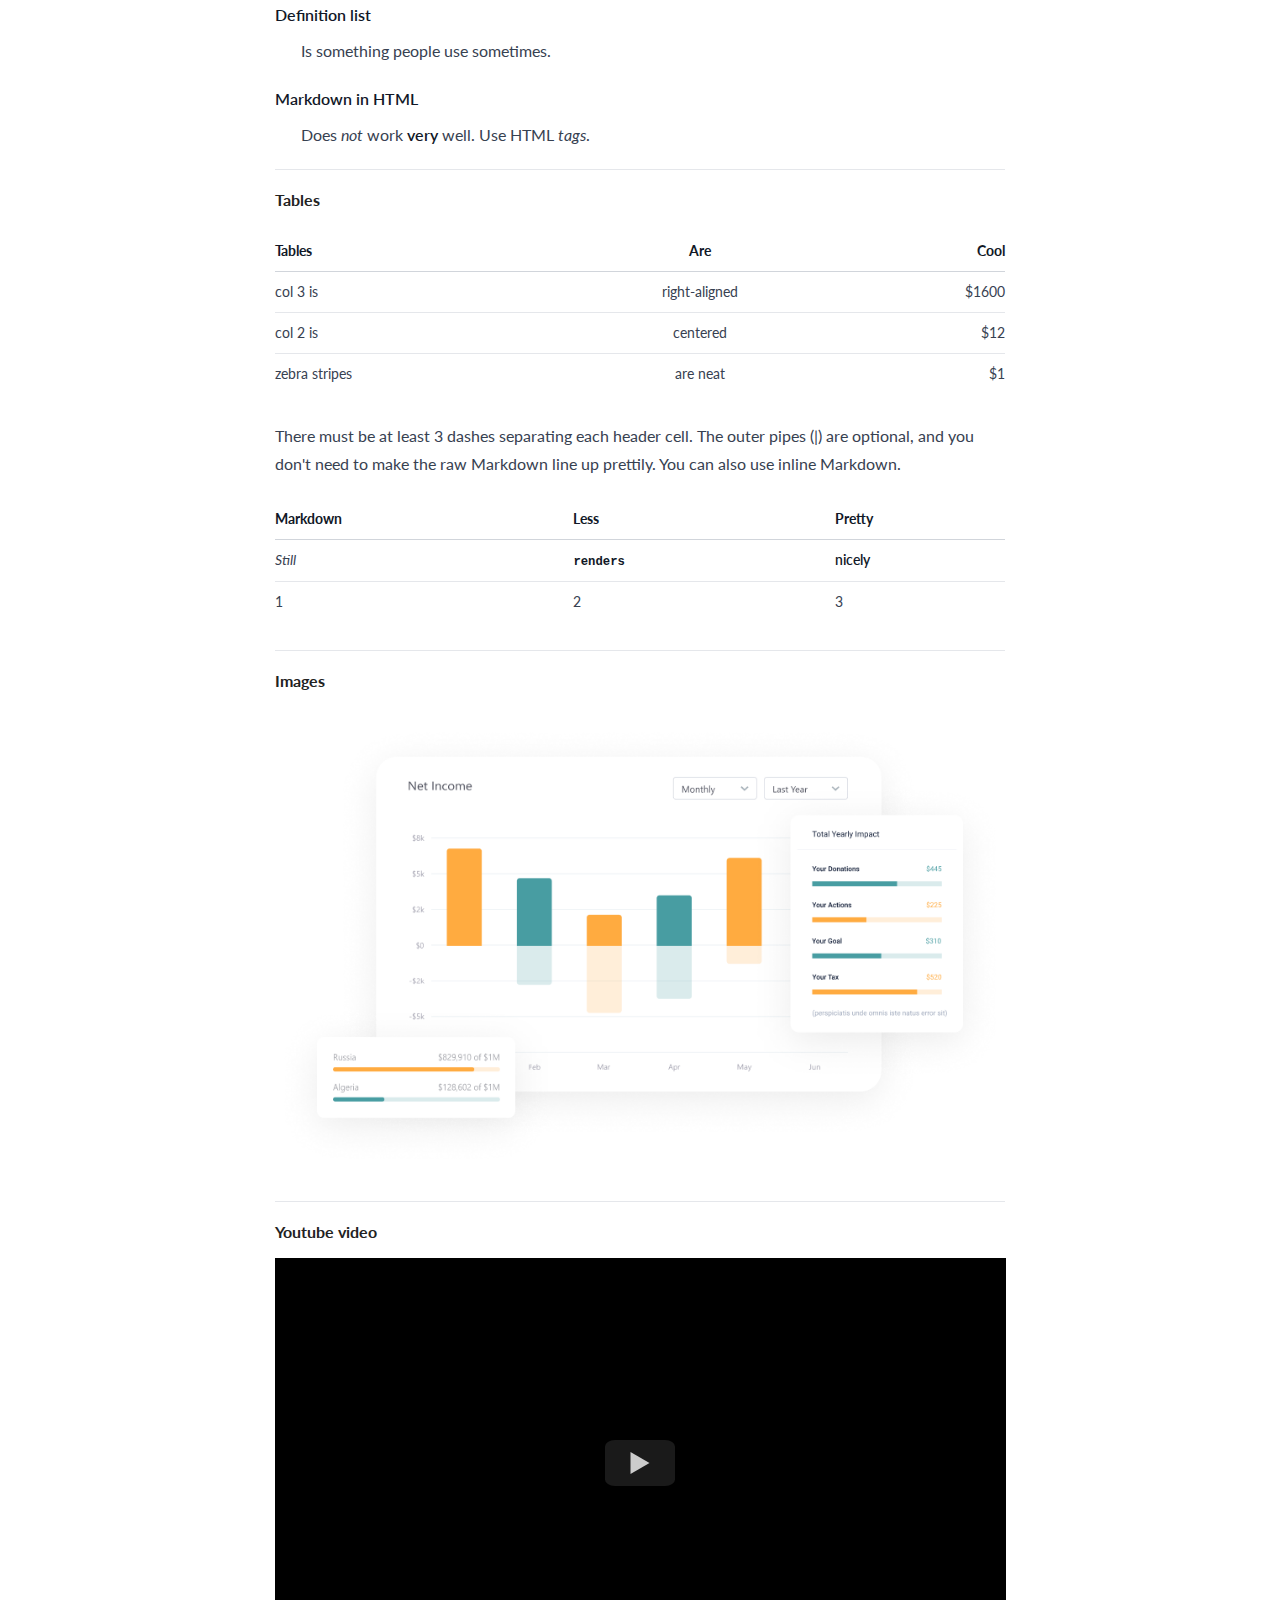
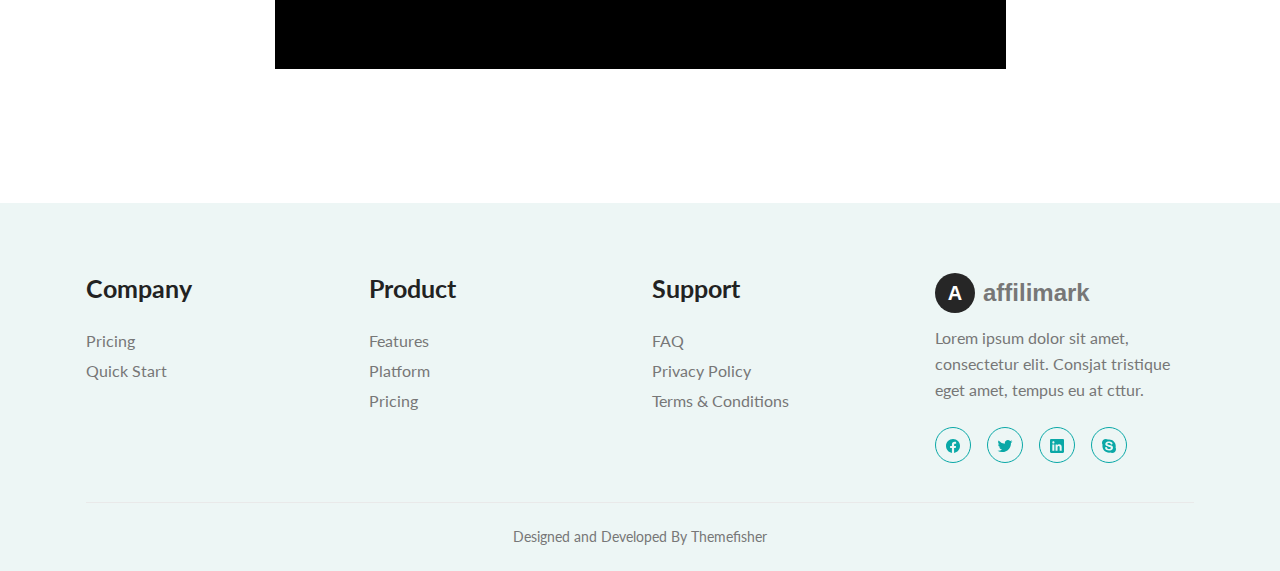
<file: blogs/blog-5.html>
<!DOCTYPE html><html lang="en"><head><meta charSet="utf-8"/><link rel="preconnect" href="https://fonts.gstatic.com" crossorigin="true"/><style>undefined</style><meta name="viewport" content="width=device-width, initial-scale=1, maximum-scale=5"/><title>Adversus is a web-based dialer and practical CRM solution</title><meta name="description" content="Heading example Here is example of hedings. You can use this heading by following markdownify rules."/><meta name="author" content="Themefisher"/><meta property="og:title" content="Adversus is a web-based dialer and practical CRM solution"/><meta property="og:description" content="Heading example Here is example of hedings. You can use this heading by following markdownify rules."/><meta property="og:type" content="website"/><meta property="og:url" content="//blogs/blog-5"/><meta name="twitter:title" content="Adversus is a web-based dialer and practical CRM solution"/><meta name="twitter:description" content="Heading example Here is example of hedings. You can use this heading by following markdownify rules."/><meta property="og:image" content="/"/><meta name="twitter:image" content="/"/><meta name="twitter:card" content="summary_large_image"/><link rel="preload" as="image" href="/images/blog-4.jpg"/><meta name="next-head-count" content="17"/><link rel="shortcut icon" type="image/png" sizes="32x32" href="/images/abstract.png"/><meta name="theme-name" content="next-boilerplate"/><meta name="msapplication-TileColor" content="#000000"/><meta name="theme-color" media="(prefers-color-scheme: light)" content="#fff"/><meta name="theme-color" media="(prefers-color-scheme: dark)" content="#000"/><link rel="preload" href="/_next/static/css/032f64b459318e80.css" as="style"/><link rel="stylesheet" href="/_next/static/css/032f64b459318e80.css" data-n-g=""/><link rel="preload" href="/_next/static/css/c49ea44ddcb26f2f.css" as="style"/><link rel="stylesheet" href="/_next/static/css/c49ea44ddcb26f2f.css" data-n-p=""/><noscript data-n-css=""></noscript><script defer="" nomodule="" src="/_next/static/chunks/polyfills-c67a75d1b6f99dc8.js"></script><script src="/_next/static/chunks/webpack-8fa1640cc84ba8fe.js" defer=""></script><script src="/_next/static/chunks/framework-3b5a00d5d7e8d93b.js" defer=""></script><script src="/_next/static/chunks/main-7f42b959b0669217.js" defer=""></script><script src="/_next/static/chunks/pages/_app-b32c5c91f735bd8a.js" defer=""></script><script src="/_next/static/chunks/ae51ba48-b146860dfe661311.js" defer=""></script><script src="/_next/static/chunks/127-a0dbfc4618f5c409.js" defer=""></script><script src="/_next/static/chunks/535-dcfbf2e967869ed5.js" defer=""></script><script src="/_next/static/chunks/pages/blogs/%5Bsingle%5D-1db44e771b71d7e4.js" defer=""></script><script src="/_next/static/hS76qsE4fDTnitMdT02K7/_buildManifest.js" defer=""></script><script src="/_next/static/hS76qsE4fDTnitMdT02K7/_ssgManifest.js" defer=""></script></head><body><div id="__next"><header class="header"><nav class="navbar container"><div class="order-0"><a class="navbar-brand block py-1" style="height:48px;width:200px" href="/"><div class="flex items-center gap-x-2"><div class="h-10 once w-10 flex items-center justify-center rounded-full text-white" style="background-color:#262626">A</div><div class="once font-bold">affilimark</div></div></a></div><button id="show-button" class="order-2 flex cursor-pointer items-center md:hidden md:order-1"><svg class="h-6 fill-current" viewBox="0 0 20 20"><title>Menu Close</title><path d="M0 3h20v2H0V3z m0 6h20v2H0V9z m0 6h20v2H0V0z"></path></svg></button><div id="nav-menu" class="order-3 md:order-1 max-h-0"><ul class="navbar-nav block w-full md:flex md:w-auto lg:space-x-2"><li class="nav-item"><a class="nav-link block " href="/">Home</a></li><li class="nav-item"><a class="nav-link block " href="/blogs">Blog</a></li><li class="nav-item"><a class="nav-link block " href="/pricing">Pricing</a></li><li class="nav-item"><a class="nav-link block " href="/contact">Contact</a></li><li class="nav-item"><a class="nav-link block " href="/faq">FAQ</a></li><li class="md:hidden"><a class="btn btn-primary z-0 py-[14px]" rel="" href="/contact">Get Started</a></li></ul></div><div class="d-flex order-1 ml-auto hidden min-w-[200px] items-center justify-end md:ml-0 md:flex md:order-2"><a class="btn btn-primary z-0 py-[14px] tracking-wider" style="background-color:#343a40" rel="" href="/contact">Get Started</a></div></nav></header><main><section class="section"><div class="container"><div class="row"><article class="col-12 mx-auto text-center md:col-8"><img alt="Adversus is a web-based dialer and practical CRM solution" src="/images/blog-4.jpg" width="1000" height="500" decoding="async" data-nimg="1" class="rounded-lg" style="color:transparent;width:100%;height:auto"/><h1 class="h2 mb-6 mt-6 text-left">Adversus is a web-based dialer and practical CRM solution</h1><div class="content mb-16 text-left"><h5 id="heading-example">Heading example</h5>
<p>Here is an example of headings. You can use this heading by the following markdown rules. For example: use <code>#</code> for heading 1 and use <code>######</code> for heading 6.</p>
<h1 id="heading-1">Heading 1</h1>
<h2 id="heading-2">Heading 2</h2>
<h3 id="heading-3">Heading 3</h3>
<h4 id="heading-4">Heading 4</h4>
<h5 id="heading-5">Heading 5</h5>
<h6 id="heading-6">Heading 6</h6>
<hr/>
<h5 id="emphasis">Emphasis</h5>
<p>The emphasis, aka italics, with <em>asterisks</em> or <em>underscores</em>.</p>
<p>Strong emphasis, aka bold, with <strong>asterisks</strong> or <strong>underscores</strong>.</p>
<p>The combined emphasis with <strong>asterisks and <em>underscores</em></strong>.</p>
<p>Strikethrough uses two tildes. <del>Scratch this.</del></p>
<hr/>
<h5 id="link">Link</h5>
<p><a href="https://www.google.com">I&#x27;m an inline-style link</a></p>
<p><a href="https://www.google.com" title="Google&#x27;s Homepage">I&#x27;m an inline-style link with title</a></p>
<p><a href="https://www.themefisher.com">I&#x27;m a reference-style link</a></p>
<p><a href="../blob/master/LICENSE">I&#x27;m a relative reference to a repository file</a></p>
<p><a href="https://gethugothemes.com">You can use numbers for reference-style link definitions</a></p>
<p>Or leave it empty and use the <a href="https://www.getjekyllthemes.com">link text itself</a>.</p>
<p>example.com (but not on Github, for example).</p>
<p>Some text to show that the reference links can follow later.</p>
<hr/>
<h5 id="paragraph">Paragraph</h5>
<p>Lorem ipsum dolor sit amet consectetur adipisicing elit. Quam nihil enim maxime corporis cumque totam aliquid nam sint inventore optio modi neque laborum officiis necessitatibus, facilis placeat pariatur! Voluptatem, sed harum pariatur adipisci voluptates voluptatum cumque, porro sint minima similique magni perferendis fuga! Optio vel ipsum excepturi tempore reiciendis id quidem? Vel in, doloribus debitis nesciunt fugit sequi magnam accusantium modi neque quis, vitae velit, pariatur harum autem a! Velit impedit atque maiores animi possimus asperiores natus repellendus excepturi sint architecto eligendi non, omnis nihil. Facilis, doloremque illum. Fugit optio laborum minus debitis natus illo perspiciatis corporis voluptatum rerum laboriosam.</p>
<hr/>
<h5 id="ordered-list">Ordered List</h5>
<ol>
<li>List item</li>
<li>List item</li>
<li>List item</li>
<li>List item</li>
<li>List item</li>
</ol>
<hr/>
<h5 id="unordered-list">Unordered List</h5>
<ul>
<li>List item</li>
<li>List item</li>
<li>List item</li>
<li>List item</li>
<li>List item</li>
</ul>
<hr/>
<h5 id="code-and-syntax-highlighting">Code and Syntax Highlighting</h5>
<p>This is an <code>Inline code</code> sample.</p>
<pre><code class="language-javascript">var s = &quot;JavaScript syntax highlighting&quot;;
alert(s);
</code></pre>
<pre><code class="language-python">s = &quot;Python syntax highlighting&quot;
print s
</code></pre>
<hr/>
<h5 id="blockquote">Blockquote</h5>
<blockquote>
<p>This is a blockquote example.</p>
</blockquote>
<hr/>
<h5 id="inline-html">Inline HTML</h5>
<p>You can also use raw HTML in your Markdown, and it&#x27;ll mostly work pretty well.</p>
<dl><dt>Definition list</dt><dd>Is something people use sometimes.</dd><dt>Markdown in HTML</dt><dd>Does <em>not</em> work <strong>very</strong> well. Use HTML <em>tags</em>.</dd></dl>
<hr/>
<h5 id="tables">Tables</h5>
<table><thead><tr><th>Tables</th><th align="center">Are</th><th align="right">Cool</th></tr></thead><tbody><tr><td>col 3 is</td><td align="center">right-aligned</td><td align="right">$1600</td></tr><tr><td>col 2 is</td><td align="center">centered</td><td align="right">$12</td></tr><tr><td>zebra stripes</td><td align="center">are neat</td><td align="right">$1</td></tr></tbody></table>
<p>There must be at least 3 dashes separating each header cell.
The outer pipes (|) are optional, and you don&#x27;t need to make the
raw Markdown line up prettily. You can also use inline Markdown.</p>
<table><thead><tr><th>Markdown</th><th>Less</th><th>Pretty</th></tr></thead><tbody><tr><td><em>Still</em></td><td><code>renders</code></td><td><strong>nicely</strong></td></tr><tr><td>1</td><td>2</td><td>3</td></tr></tbody></table>
<hr/>
<h5 id="images">Images</h5>
<p><img src="/images/service-slide-1.png" alt="service" title="service"/></p>
<hr/>
<h5 id="youtube-video">Youtube video</h5>
<link rel="preload" href="https://i.ytimg.com/vi/C0DPdy98e4c/hqdefault.jpg" as="image"/><article class="yt-lite " data-title="YouTube Video" style="background-image:url(https://i.ytimg.com/vi/C0DPdy98e4c/hqdefault.jpg);--aspect-ratio:56.25%"><button type="button" class="lty-playbtn" aria-label="Watch YouTube Video"></button></article></div></article></div></div></section></main><footer class="section bg-theme-light pb-0"><div class="container"><div class="row"><div class="mb-12 sm:col-6 lg:col-3"><h2 class="h4">Company</h2><ul class="mt-6"><li class="mb-1"><a rel="" href="/pricing">Pricing</a></li><li class="mb-1"><a rel="" href="/blogs/blog-5#">Quick Start</a></li></ul></div><div class="mb-12 sm:col-6 lg:col-3"><h2 class="h4">Product</h2><ul class="mt-6"><li class="mb-1"><a rel="" href="/blogs/blog-5#">Features</a></li><li class="mb-1"><a rel="" href="/blogs/blog-5#">Platform</a></li><li class="mb-1"><a rel="" href="/pricing">Pricing</a></li></ul></div><div class="mb-12 sm:col-6 lg:col-3"><h2 class="h4">Support</h2><ul class="mt-6"><li class="mb-1"><a rel="" href="/faq">FAQ</a></li><li class="mb-1"><a rel="" href="/blogs/blog-5#">Privacy Policy</a></li><li class="mb-1"><a rel="" href="/blogs/blog-5#">Terms &amp; Conditions</a></li></ul></div><div class="md-12 sm:col-6 lg:col-3"><a aria-label="Bigspring" href="/"><div class="flex items-center gap-x-2"><div class="once h-10 once w-10 flex items-center justify-center rounded-full text-white text-xl font-semibold" style="background-color:#262626">A</div><div class="once font-bold text-2xl">affilimark</div></div></a><p class="mt-3 mb-6">Lorem ipsum dolor sit amet, consectetur elit. Consjat tristique eget amet, tempus eu at cttur.</p><ul class="social-icons mb-8"><li class="inline-block"><a aria-label="facebook" href="https://facebook.com/" target="_blank" rel="noopener noreferrer nofollow"><svg stroke="currentColor" fill="currentColor" stroke-width="0" viewBox="0 0 512 512" height="1em" width="1em" xmlns="http://www.w3.org/2000/svg"><path fill-rule="evenodd" d="M480 257.35c0-123.7-100.3-224-224-224s-224 100.3-224 224c0 111.8 81.9 204.47 189 221.29V322.12h-56.89v-64.77H221V208c0-56.13 33.45-87.16 84.61-87.16 24.51 0 50.15 4.38 50.15 4.38v55.13H327.5c-27.81 0-36.51 17.26-36.51 35v42h62.12l-9.92 64.77H291v156.54c107.1-16.81 189-109.48 189-221.31z"></path></svg></a></li><li class="inline-block"><a aria-label="twitter" href="https://twitter.com/" target="_blank" rel="noopener noreferrer nofollow"><svg stroke="currentColor" fill="currentColor" stroke-width="0" viewBox="0 0 512 512" height="1em" width="1em" xmlns="http://www.w3.org/2000/svg"><path d="M496 109.5a201.8 201.8 0 01-56.55 15.3 97.51 97.51 0 0043.33-53.6 197.74 197.74 0 01-62.56 23.5A99.14 99.14 0 00348.31 64c-54.42 0-98.46 43.4-98.46 96.9a93.21 93.21 0 002.54 22.1 280.7 280.7 0 01-203-101.3A95.69 95.69 0 0036 130.4c0 33.6 17.53 63.3 44 80.7A97.5 97.5 0 0135.22 199v1.2c0 47 34 86.1 79 95a100.76 100.76 0 01-25.94 3.4 94.38 94.38 0 01-18.51-1.8c12.51 38.5 48.92 66.5 92.05 67.3A199.59 199.59 0 0139.5 405.6a203 203 0 01-23.5-1.4A278.68 278.68 0 00166.74 448c181.36 0 280.44-147.7 280.44-275.8 0-4.2-.11-8.4-.31-12.5A198.48 198.48 0 00496 109.5z"></path></svg></a></li><li class="inline-block"><a aria-label="linkedin" href="https://linkedin.com/" target="_blank" rel="noopener noreferrer nofollow"><svg stroke="currentColor" fill="currentColor" stroke-width="0" viewBox="0 0 512 512" height="1em" width="1em" xmlns="http://www.w3.org/2000/svg"><path d="M444.17 32H70.28C49.85 32 32 46.7 32 66.89v374.72C32 461.91 49.85 480 70.28 480h373.78c20.54 0 35.94-18.21 35.94-38.39V66.89C480.12 46.7 464.6 32 444.17 32zm-273.3 373.43h-64.18V205.88h64.18zM141 175.54h-.46c-20.54 0-33.84-15.29-33.84-34.43 0-19.49 13.65-34.42 34.65-34.42s33.85 14.82 34.31 34.42c-.01 19.14-13.31 34.43-34.66 34.43zm264.43 229.89h-64.18V296.32c0-26.14-9.34-44-32.56-44-17.74 0-28.24 12-32.91 23.69-1.75 4.2-2.22 9.92-2.22 15.76v113.66h-64.18V205.88h64.18v27.77c9.34-13.3 23.93-32.44 57.88-32.44 42.13 0 74 27.77 74 87.64z"></path></svg></a></li><li class="inline-block"><a aria-label="skype" href="https://skype.com/" target="_blank" rel="noopener noreferrer nofollow"><svg stroke="currentColor" fill="currentColor" stroke-width="0" viewBox="0 0 512 512" height="1em" width="1em" xmlns="http://www.w3.org/2000/svg"><path d="M467.16 303.6a205.69 205.69 0 004.9-45.15c0-116.32-95.69-210.7-213.79-210.7a221.83 221.83 0 00-36.52 3A123.58 123.58 0 00155.93 32C87.55 32 32 86.72 32 154.15A119.56 119.56 0 0049 216a211.16 211.16 0 00-4.32 42.35c0 116.44 95.69 210.7 213.67 210.7a214 214 0 0039.09-3.5A125.45 125.45 0 00356.07 480C424.57 480 480 425.28 480 357.85a118 118 0 00-12.84-54.25zM368 359c-9.92 13.76-24.51 24.73-43.41 32.43S283.36 403 257.69 403c-30.69 0-56.36-5.37-76.55-15.87a101 101 0 01-35.24-30.8c-9.11-12.83-13.66-25.66-13.66-38 0-7.7 3-14.35 8.87-19.95 5.84-5.37 13.42-8.17 22.29-8.17 7.35 0 13.65 2.1 18.79 6.42 4.9 4.08 9.1 10.15 12.48 18.08A108.09 108.09 0 00207 336.15q6.32 8.22 17.86 13.65c7.82 3.62 18.2 5.48 31 5.48 17.62 0 32.09-3.73 42.94-11.08 10.74-7.12 15.88-15.75 15.88-26.25 0-8.28-2.69-14.82-8.29-19.95-5.83-5.37-13.42-9.57-22.87-12.37-9.69-3-22.87-6.18-39.21-9.56-22.17-4.67-41-10.27-56-16.57-15.28-6.42-27.65-15.4-36.76-26.48-9.22-11.32-13.77-25.55-13.77-42.24a67.86 67.86 0 0114.47-42.58c9.57-12.25 23.46-21.82 41.55-28.35 17.74-6.53 38.86-9.8 62.66-9.8 19.14 0 35.83 2.22 49.83 6.42s25.91 10.15 35.36 17.38 16.34 14.93 20.77 23 6.66 16.22 6.66 24c0 7.46-2.92 14.35-8.76 20.3a29.65 29.65 0 01-21.94 9.1c-7.93 0-14.12-1.87-18.43-5.6-4-3.5-8.17-8.87-12.72-16.69-5.37-9.91-11.79-17.85-19.14-23.45-7.24-5.36-19.14-8.16-35.71-8.16-15.29 0-27.77 3-37 9-8.87 5.72-13.19 12.37-13.19 20.18a18.26 18.26 0 004.32 12.25 38.13 38.13 0 0012.72 9.57 90.14 90.14 0 0017.15 6.53c6 1.64 15.87 4.09 29.53 7.12 17.38 3.62 33.25 7.82 47.26 12.13 14.24 4.55 26.49 10 36.52 16.45a72.93 72.93 0 0124.16 25.09c5.72 10 8.64 22.63 8.64 37.1A75.09 75.09 0 01368 359z"></path></svg></a></li></ul></div></div><div class="border-t border-border py-6"><p class="text-sm text-center">Designed and Developed By <a href="https://themefisher.com/">Themefisher</a></p></div></div></footer></div><script id="__NEXT_DATA__" type="application/json">{"props":{"pageProps":{"post":[{"frontmatter":{"title":"Adversus is a web-based dialer and practical CRM solution","description":"Heading example Here is example of hedings. You can use this heading by following markdownify rules.","image":"/images/blog-4.jpg","date":"2022-08-04T05:00:00.000Z","draft":false},"slug":"blog-5","content":"\r\n##### Heading example\r\n\r\nHere is an example of headings. You can use this heading by the following markdown rules. For example: use `#` for heading 1 and use `######` for heading 6.\r\n\r\n# Heading 1\r\n\r\n## Heading 2\r\n\r\n### Heading 3\r\n\r\n#### Heading 4\r\n\r\n##### Heading 5\r\n\r\n###### Heading 6\r\n\r\n---\r\n\r\n##### Emphasis\r\n\r\nThe emphasis, aka italics, with _asterisks_ or _underscores_.\r\n\r\nStrong emphasis, aka bold, with **asterisks** or **underscores**.\r\n\r\nThe combined emphasis with **asterisks and _underscores_**.\r\n\r\nStrikethrough uses two tildes. ~~Scratch this.~~\r\n\r\n---\r\n\r\n##### Link\r\n\r\n[I'm an inline-style link](https://www.google.com)\r\n\r\n[I'm an inline-style link with title](https://www.google.com \"Google's Homepage\")\r\n\r\n[I'm a reference-style link][arbitrary case-insensitive reference text]\r\n\r\n[I'm a relative reference to a repository file](../blob/master/LICENSE)\r\n\r\n[You can use numbers for reference-style link definitions][1]\r\n\r\nOr leave it empty and use the [link text itself].\r\n\r\nexample.com (but not on Github, for example).\r\n\r\nSome text to show that the reference links can follow later.\r\n\r\n[arbitrary case-insensitive reference text]: https://www.themefisher.com\r\n[1]: https://gethugothemes.com\r\n[link text itself]: https://www.getjekyllthemes.com\r\n\r\n---\r\n\r\n##### Paragraph\r\n\r\nLorem ipsum dolor sit amet consectetur adipisicing elit. Quam nihil enim maxime corporis cumque totam aliquid nam sint inventore optio modi neque laborum officiis necessitatibus, facilis placeat pariatur! Voluptatem, sed harum pariatur adipisci voluptates voluptatum cumque, porro sint minima similique magni perferendis fuga! Optio vel ipsum excepturi tempore reiciendis id quidem? Vel in, doloribus debitis nesciunt fugit sequi magnam accusantium modi neque quis, vitae velit, pariatur harum autem a! Velit impedit atque maiores animi possimus asperiores natus repellendus excepturi sint architecto eligendi non, omnis nihil. Facilis, doloremque illum. Fugit optio laborum minus debitis natus illo perspiciatis corporis voluptatum rerum laboriosam.\r\n\r\n---\r\n\r\n##### Ordered List\r\n\r\n1. List item\r\n2. List item\r\n3. List item\r\n4. List item\r\n5. List item\r\n\r\n---\r\n\r\n##### Unordered List\r\n\r\n- List item\r\n- List item\r\n- List item\r\n- List item\r\n- List item\r\n\r\n---\r\n\r\n##### Code and Syntax Highlighting\r\n\r\nThis is an `Inline code` sample.\r\n\r\n```javascript\r\nvar s = \"JavaScript syntax highlighting\";\r\nalert(s);\r\n```\r\n\r\n```python\r\ns = \"Python syntax highlighting\"\r\nprint s\r\n```\r\n\r\n---\r\n\r\n##### Blockquote\r\n\r\n\u003e This is a blockquote example.\r\n\r\n---\r\n\r\n##### Inline HTML\r\n\r\nYou can also use raw HTML in your Markdown, and it'll mostly work pretty well.\r\n\r\n\u003cdl\u003e\r\n  \u003cdt\u003eDefinition list\u003c/dt\u003e\r\n  \u003cdd\u003eIs something people use sometimes.\u003c/dd\u003e\r\n\r\n  \u003cdt\u003eMarkdown in HTML\u003c/dt\u003e\r\n  \u003cdd\u003eDoes *not* work **very** well. Use HTML \u003cem\u003etags\u003c/em\u003e.\u003c/dd\u003e\r\n\u003c/dl\u003e\r\n\r\n---\r\n\r\n##### Tables\r\n\r\n| Tables        |      Are      |  Cool |\r\n| ------------- | :-----------: | ----: |\r\n| col 3 is      | right-aligned | $1600 |\r\n| col 2 is      |   centered    |   $12 |\r\n| zebra stripes |   are neat    |    $1 |\r\n\r\nThere must be at least 3 dashes separating each header cell.\r\nThe outer pipes (|) are optional, and you don't need to make the\r\nraw Markdown line up prettily. You can also use inline Markdown.\r\n\r\n| Markdown | Less      | Pretty     |\r\n| -------- | --------- | ---------- |\r\n| _Still_  | `renders` | **nicely** |\r\n| 1        | 2         | 3          |\r\n\r\n---\r\n\r\n##### Images\r\n\r\n![service](/images/service-slide-1.png \"service\")\r\n\r\n---\r\n\r\n##### Youtube video\r\n\r\n\u003cYoutubePlayer id=\"C0DPdy98e4c\" title=\"YouTube Video\" /\u003e\r\n"}],"mdxContent":{"compiledSource":"/*@jsxRuntime automatic @jsxImportSource react*/\nconst {Fragment: _Fragment, jsx: _jsx, jsxs: _jsxs} = arguments[0];\nconst {useMDXComponents: _provideComponents} = arguments[0];\nfunction _createMdxContent(props) {\n  const _components = Object.assign({\n    h5: \"h5\",\n    p: \"p\",\n    code: \"code\",\n    h1: \"h1\",\n    h2: \"h2\",\n    h3: \"h3\",\n    h4: \"h4\",\n    h6: \"h6\",\n    hr: \"hr\",\n    em: \"em\",\n    strong: \"strong\",\n    del: \"del\",\n    a: \"a\",\n    ol: \"ol\",\n    li: \"li\",\n    ul: \"ul\",\n    pre: \"pre\",\n    blockquote: \"blockquote\",\n    table: \"table\",\n    thead: \"thead\",\n    tr: \"tr\",\n    th: \"th\",\n    tbody: \"tbody\",\n    td: \"td\",\n    img: \"img\"\n  }, _provideComponents(), props.components), {YoutubePlayer} = _components;\n  if (!YoutubePlayer) _missingMdxReference(\"YoutubePlayer\", true);\n  return _jsxs(_Fragment, {\n    children: [_jsx(_components.h5, {\n      id: \"heading-example\",\n      children: \"Heading example\"\n    }), \"\\n\", _jsxs(_components.p, {\n      children: [\"Here is an example of headings. You can use this heading by the following markdown rules. For example: use \", _jsx(_components.code, {\n        children: \"#\"\n      }), \" for heading 1 and use \", _jsx(_components.code, {\n        children: \"######\"\n      }), \" for heading 6.\"]\n    }), \"\\n\", _jsx(_components.h1, {\n      id: \"heading-1\",\n      children: \"Heading 1\"\n    }), \"\\n\", _jsx(_components.h2, {\n      id: \"heading-2\",\n      children: \"Heading 2\"\n    }), \"\\n\", _jsx(_components.h3, {\n      id: \"heading-3\",\n      children: \"Heading 3\"\n    }), \"\\n\", _jsx(_components.h4, {\n      id: \"heading-4\",\n      children: \"Heading 4\"\n    }), \"\\n\", _jsx(_components.h5, {\n      id: \"heading-5\",\n      children: \"Heading 5\"\n    }), \"\\n\", _jsx(_components.h6, {\n      id: \"heading-6\",\n      children: \"Heading 6\"\n    }), \"\\n\", _jsx(_components.hr, {}), \"\\n\", _jsx(_components.h5, {\n      id: \"emphasis\",\n      children: \"Emphasis\"\n    }), \"\\n\", _jsxs(_components.p, {\n      children: [\"The emphasis, aka italics, with \", _jsx(_components.em, {\n        children: \"asterisks\"\n      }), \" or \", _jsx(_components.em, {\n        children: \"underscores\"\n      }), \".\"]\n    }), \"\\n\", _jsxs(_components.p, {\n      children: [\"Strong emphasis, aka bold, with \", _jsx(_components.strong, {\n        children: \"asterisks\"\n      }), \" or \", _jsx(_components.strong, {\n        children: \"underscores\"\n      }), \".\"]\n    }), \"\\n\", _jsxs(_components.p, {\n      children: [\"The combined emphasis with \", _jsxs(_components.strong, {\n        children: [\"asterisks and \", _jsx(_components.em, {\n          children: \"underscores\"\n        })]\n      }), \".\"]\n    }), \"\\n\", _jsxs(_components.p, {\n      children: [\"Strikethrough uses two tildes. \", _jsx(_components.del, {\n        children: \"Scratch this.\"\n      })]\n    }), \"\\n\", _jsx(_components.hr, {}), \"\\n\", _jsx(_components.h5, {\n      id: \"link\",\n      children: \"Link\"\n    }), \"\\n\", _jsx(_components.p, {\n      children: _jsx(_components.a, {\n        href: \"https://www.google.com\",\n        children: \"I'm an inline-style link\"\n      })\n    }), \"\\n\", _jsx(_components.p, {\n      children: _jsx(_components.a, {\n        href: \"https://www.google.com\",\n        title: \"Google's Homepage\",\n        children: \"I'm an inline-style link with title\"\n      })\n    }), \"\\n\", _jsx(_components.p, {\n      children: _jsx(_components.a, {\n        href: \"https://www.themefisher.com\",\n        children: \"I'm a reference-style link\"\n      })\n    }), \"\\n\", _jsx(_components.p, {\n      children: _jsx(_components.a, {\n        href: \"../blob/master/LICENSE\",\n        children: \"I'm a relative reference to a repository file\"\n      })\n    }), \"\\n\", _jsx(_components.p, {\n      children: _jsx(_components.a, {\n        href: \"https://gethugothemes.com\",\n        children: \"You can use numbers for reference-style link definitions\"\n      })\n    }), \"\\n\", _jsxs(_components.p, {\n      children: [\"Or leave it empty and use the \", _jsx(_components.a, {\n        href: \"https://www.getjekyllthemes.com\",\n        children: \"link text itself\"\n      }), \".\"]\n    }), \"\\n\", _jsx(_components.p, {\n      children: \"example.com (but not on Github, for example).\"\n    }), \"\\n\", _jsx(_components.p, {\n      children: \"Some text to show that the reference links can follow later.\"\n    }), \"\\n\", _jsx(_components.hr, {}), \"\\n\", _jsx(_components.h5, {\n      id: \"paragraph\",\n      children: \"Paragraph\"\n    }), \"\\n\", _jsx(_components.p, {\n      children: \"Lorem ipsum dolor sit amet consectetur adipisicing elit. Quam nihil enim maxime corporis cumque totam aliquid nam sint inventore optio modi neque laborum officiis necessitatibus, facilis placeat pariatur! Voluptatem, sed harum pariatur adipisci voluptates voluptatum cumque, porro sint minima similique magni perferendis fuga! Optio vel ipsum excepturi tempore reiciendis id quidem? Vel in, doloribus debitis nesciunt fugit sequi magnam accusantium modi neque quis, vitae velit, pariatur harum autem a! Velit impedit atque maiores animi possimus asperiores natus repellendus excepturi sint architecto eligendi non, omnis nihil. Facilis, doloremque illum. Fugit optio laborum minus debitis natus illo perspiciatis corporis voluptatum rerum laboriosam.\"\n    }), \"\\n\", _jsx(_components.hr, {}), \"\\n\", _jsx(_components.h5, {\n      id: \"ordered-list\",\n      children: \"Ordered List\"\n    }), \"\\n\", _jsxs(_components.ol, {\n      children: [\"\\n\", _jsx(_components.li, {\n        children: \"List item\"\n      }), \"\\n\", _jsx(_components.li, {\n        children: \"List item\"\n      }), \"\\n\", _jsx(_components.li, {\n        children: \"List item\"\n      }), \"\\n\", _jsx(_components.li, {\n        children: \"List item\"\n      }), \"\\n\", _jsx(_components.li, {\n        children: \"List item\"\n      }), \"\\n\"]\n    }), \"\\n\", _jsx(_components.hr, {}), \"\\n\", _jsx(_components.h5, {\n      id: \"unordered-list\",\n      children: \"Unordered List\"\n    }), \"\\n\", _jsxs(_components.ul, {\n      children: [\"\\n\", _jsx(_components.li, {\n        children: \"List item\"\n      }), \"\\n\", _jsx(_components.li, {\n        children: \"List item\"\n      }), \"\\n\", _jsx(_components.li, {\n        children: \"List item\"\n      }), \"\\n\", _jsx(_components.li, {\n        children: \"List item\"\n      }), \"\\n\", _jsx(_components.li, {\n        children: \"List item\"\n      }), \"\\n\"]\n    }), \"\\n\", _jsx(_components.hr, {}), \"\\n\", _jsx(_components.h5, {\n      id: \"code-and-syntax-highlighting\",\n      children: \"Code and Syntax Highlighting\"\n    }), \"\\n\", _jsxs(_components.p, {\n      children: [\"This is an \", _jsx(_components.code, {\n        children: \"Inline code\"\n      }), \" sample.\"]\n    }), \"\\n\", _jsx(_components.pre, {\n      children: _jsx(_components.code, {\n        className: \"language-javascript\",\n        children: \"var s = \\\"JavaScript syntax highlighting\\\";\\r\\nalert(s);\\n\"\n      })\n    }), \"\\n\", _jsx(_components.pre, {\n      children: _jsx(_components.code, {\n        className: \"language-python\",\n        children: \"s = \\\"Python syntax highlighting\\\"\\r\\nprint s\\n\"\n      })\n    }), \"\\n\", _jsx(_components.hr, {}), \"\\n\", _jsx(_components.h5, {\n      id: \"blockquote\",\n      children: \"Blockquote\"\n    }), \"\\n\", _jsxs(_components.blockquote, {\n      children: [\"\\n\", _jsx(_components.p, {\n        children: \"This is a blockquote example.\"\n      }), \"\\n\"]\n    }), \"\\n\", _jsx(_components.hr, {}), \"\\n\", _jsx(_components.h5, {\n      id: \"inline-html\",\n      children: \"Inline HTML\"\n    }), \"\\n\", _jsx(_components.p, {\n      children: \"You can also use raw HTML in your Markdown, and it'll mostly work pretty well.\"\n    }), \"\\n\", _jsxs(\"dl\", {\n      children: [_jsx(\"dt\", {\n        children: \"Definition list\"\n      }), _jsx(\"dd\", {\n        children: \"Is something people use sometimes.\"\n      }), _jsx(\"dt\", {\n        children: \"Markdown in HTML\"\n      }), _jsxs(\"dd\", {\n        children: [\"Does \", _jsx(_components.em, {\n          children: \"not\"\n        }), \" work \", _jsx(_components.strong, {\n          children: \"very\"\n        }), \" well. Use HTML \", _jsx(\"em\", {\n          children: \"tags\"\n        }), \".\"]\n      })]\n    }), \"\\n\", _jsx(_components.hr, {}), \"\\n\", _jsx(_components.h5, {\n      id: \"tables\",\n      children: \"Tables\"\n    }), \"\\n\", _jsxs(_components.table, {\n      children: [_jsx(_components.thead, {\n        children: _jsxs(_components.tr, {\n          children: [_jsx(_components.th, {\n            children: \"Tables\"\n          }), _jsx(_components.th, {\n            align: \"center\",\n            children: \"Are\"\n          }), _jsx(_components.th, {\n            align: \"right\",\n            children: \"Cool\"\n          })]\n        })\n      }), _jsxs(_components.tbody, {\n        children: [_jsxs(_components.tr, {\n          children: [_jsx(_components.td, {\n            children: \"col 3 is\"\n          }), _jsx(_components.td, {\n            align: \"center\",\n            children: \"right-aligned\"\n          }), _jsx(_components.td, {\n            align: \"right\",\n            children: \"$1600\"\n          })]\n        }), _jsxs(_components.tr, {\n          children: [_jsx(_components.td, {\n            children: \"col 2 is\"\n          }), _jsx(_components.td, {\n            align: \"center\",\n            children: \"centered\"\n          }), _jsx(_components.td, {\n            align: \"right\",\n            children: \"$12\"\n          })]\n        }), _jsxs(_components.tr, {\n          children: [_jsx(_components.td, {\n            children: \"zebra stripes\"\n          }), _jsx(_components.td, {\n            align: \"center\",\n            children: \"are neat\"\n          }), _jsx(_components.td, {\n            align: \"right\",\n            children: \"$1\"\n          })]\n        })]\n      })]\n    }), \"\\n\", _jsx(_components.p, {\n      children: \"There must be at least 3 dashes separating each header cell.\\r\\nThe outer pipes (|) are optional, and you don't need to make the\\r\\nraw Markdown line up prettily. You can also use inline Markdown.\"\n    }), \"\\n\", _jsxs(_components.table, {\n      children: [_jsx(_components.thead, {\n        children: _jsxs(_components.tr, {\n          children: [_jsx(_components.th, {\n            children: \"Markdown\"\n          }), _jsx(_components.th, {\n            children: \"Less\"\n          }), _jsx(_components.th, {\n            children: \"Pretty\"\n          })]\n        })\n      }), _jsxs(_components.tbody, {\n        children: [_jsxs(_components.tr, {\n          children: [_jsx(_components.td, {\n            children: _jsx(_components.em, {\n              children: \"Still\"\n            })\n          }), _jsx(_components.td, {\n            children: _jsx(_components.code, {\n              children: \"renders\"\n            })\n          }), _jsx(_components.td, {\n            children: _jsx(_components.strong, {\n              children: \"nicely\"\n            })\n          })]\n        }), _jsxs(_components.tr, {\n          children: [_jsx(_components.td, {\n            children: \"1\"\n          }), _jsx(_components.td, {\n            children: \"2\"\n          }), _jsx(_components.td, {\n            children: \"3\"\n          })]\n        })]\n      })]\n    }), \"\\n\", _jsx(_components.hr, {}), \"\\n\", _jsx(_components.h5, {\n      id: \"images\",\n      children: \"Images\"\n    }), \"\\n\", _jsx(_components.p, {\n      children: _jsx(_components.img, {\n        src: \"/images/service-slide-1.png\",\n        alt: \"service\",\n        title: \"service\"\n      })\n    }), \"\\n\", _jsx(_components.hr, {}), \"\\n\", _jsx(_components.h5, {\n      id: \"youtube-video\",\n      children: \"Youtube video\"\n    }), \"\\n\", _jsx(YoutubePlayer, {\n      id: \"C0DPdy98e4c\",\n      title: \"YouTube Video\"\n    })]\n  });\n}\nfunction MDXContent(props = {}) {\n  const {wrapper: MDXLayout} = Object.assign({}, _provideComponents(), props.components);\n  return MDXLayout ? _jsx(MDXLayout, Object.assign({}, props, {\n    children: _jsx(_createMdxContent, props)\n  })) : _createMdxContent(props);\n}\nreturn {\n  default: MDXContent\n};\nfunction _missingMdxReference(id, component) {\n  throw new Error(\"Expected \" + (component ? \"component\" : \"object\") + \" `\" + id + \"` to be defined: you likely forgot to import, pass, or provide it.\");\n}\n","frontmatter":{},"scope":{}},"slug":"blog-5"},"__N_SSG":true},"page":"/blogs/[single]","query":{"single":"blog-5"},"buildId":"hS76qsE4fDTnitMdT02K7","isFallback":false,"gsp":true,"scriptLoader":[]}</script></body></html>
</file>
<file: _next/static/css/032f64b459318e80.css>
.once{font-family:-apple-system,BlinkMacSystemFont,Segoe UI,Roboto,Helvetica Neue,Arial,sans-serif,Apple Color Emoji,Segoe UI Emoji,Segoe UI Symbol}.btn-primary:after{background-color:#343a40!important}
/*
! tailwindcss v3.4.1 | MIT License | https://tailwindcss.com
*/*,:after,:before{box-sizing:border-box;border:0 solid #e5e7eb}:after,:before{--tw-content:""}:host,html{line-height:1.5;-webkit-text-size-adjust:100%;-moz-tab-size:4;-o-tab-size:4;tab-size:4;font-family:ui-sans-serif,system-ui,sans-serif,Apple Color Emoji,Segoe UI Emoji,Segoe UI Symbol,Noto Color Emoji;font-feature-settings:normal;font-variation-settings:normal;-webkit-tap-highlight-color:transparent}body{margin:0;line-height:inherit}hr{height:0;color:inherit;border-top-width:1px}abbr:where([title]){-webkit-text-decoration:underline dotted;text-decoration:underline dotted}h1,h2,h3,h4,h5,h6{font-size:inherit;font-weight:inherit}a{color:inherit;text-decoration:inherit}b,strong{font-weight:bolder}code,kbd,pre,samp{font-family:ui-monospace,SFMono-Regular,Menlo,Monaco,Consolas,Liberation Mono,Courier New,monospace;font-feature-settings:normal;font-variation-settings:normal;font-size:1em}small{font-size:80%}sub,sup{font-size:75%;line-height:0;position:relative;vertical-align:baseline}sub{bottom:-.25em}sup{top:-.5em}table{text-indent:0;border-color:inherit;border-collapse:collapse}button,input,optgroup,select,textarea{font-family:inherit;font-feature-settings:inherit;font-variation-settings:inherit;font-size:100%;font-weight:inherit;line-height:inherit;color:inherit;margin:0;padding:0}button,select{text-transform:none}[type=button],[type=reset],[type=submit],button{-webkit-appearance:button;background-color:transparent;background-image:none}:-moz-focusring{outline:auto}:-moz-ui-invalid{box-shadow:none}progress{vertical-align:baseline}::-webkit-inner-spin-button,::-webkit-outer-spin-button{height:auto}[type=search]{-webkit-appearance:textfield;outline-offset:-2px}::-webkit-search-decoration{-webkit-appearance:none}::-webkit-file-upload-button{-webkit-appearance:button;font:inherit}summary{display:list-item}blockquote,dd,dl,figure,h1,h2,h3,h4,h5,h6,hr,p,pre{margin:0}fieldset{margin:0}fieldset,legend{padding:0}menu,ol,ul{list-style:none;margin:0;padding:0}dialog{padding:0}textarea{resize:vertical}input::-moz-placeholder,textarea::-moz-placeholder{color:#9ca3af}input::placeholder,textarea::placeholder{color:#9ca3af}[role=button],button{cursor:pointer}:disabled{cursor:default}audio,canvas,embed,iframe,img,object,svg,video{display:block;vertical-align:middle}img,video{max-width:100%;height:auto}[hidden]{display:none}[multiple],[type=date],[type=datetime-local],[type=email],[type=month],[type=number],[type=password],[type=search],[type=tel],[type=text],[type=time],[type=url],[type=week],input:where(:not([type])),select,textarea{-webkit-appearance:none;-moz-appearance:none;appearance:none;background-color:#fff;border-color:#6b7280;border-width:1px;border-radius:0;padding:.5rem .75rem;font-size:1rem;line-height:1.5rem;--tw-shadow:0 0 #0000}[multiple]:focus,[type=date]:focus,[type=datetime-local]:focus,[type=email]:focus,[type=month]:focus,[type=number]:focus,[type=password]:focus,[type=search]:focus,[type=tel]:focus,[type=text]:focus,[type=time]:focus,[type=url]:focus,[type=week]:focus,input:where(:not([type])):focus,select:focus,textarea:focus{outline:2px solid transparent;outline-offset:2px;--tw-ring-inset:var(--tw-empty,/*!*/ /*!*/);--tw-ring-offset-width:0px;--tw-ring-offset-color:#fff;--tw-ring-color:#2563eb;--tw-ring-offset-shadow:var(--tw-ring-inset) 0 0 0 var(--tw-ring-offset-width) var(--tw-ring-offset-color);--tw-ring-shadow:var(--tw-ring-inset) 0 0 0 calc(1px + var(--tw-ring-offset-width)) var(--tw-ring-color);box-shadow:var(--tw-ring-offset-shadow),var(--tw-ring-shadow),var(--tw-shadow);border-color:#2563eb}input::-moz-placeholder,textarea::-moz-placeholder{color:#6b7280;opacity:1}input::placeholder,textarea::placeholder{color:#6b7280;opacity:1}::-webkit-datetime-edit-fields-wrapper{padding:0}::-webkit-date-and-time-value{min-height:1.5em;text-align:inherit}::-webkit-datetime-edit{display:inline-flex}::-webkit-datetime-edit,::-webkit-datetime-edit-day-field,::-webkit-datetime-edit-hour-field,::-webkit-datetime-edit-meridiem-field,::-webkit-datetime-edit-millisecond-field,::-webkit-datetime-edit-minute-field,::-webkit-datetime-edit-month-field,::-webkit-datetime-edit-second-field,::-webkit-datetime-edit-year-field{padding-top:0;padding-bottom:0}select{background-image:url("data:image/svg+xml,%3csvg xmlns='http://www.w3.org/2000/svg' fill='none' viewBox='0 0 20 20'%3e%3cpath stroke='%236b7280' stroke-linecap='round' stroke-linejoin='round' stroke-width='1.5' d='M6 8l4 4 4-4'/%3e%3c/svg%3e");background-position:right .5rem center;background-repeat:no-repeat;background-size:1.5em 1.5em;padding-right:2.5rem;-webkit-print-color-adjust:exact;print-color-adjust:exact}[multiple],[size]:where(select:not([size="1"])){background-image:none;background-position:0 0;background-repeat:unset;background-size:initial;padding-right:.75rem;-webkit-print-color-adjust:unset;print-color-adjust:unset}[type=checkbox],[type=radio]{-webkit-appearance:none;-moz-appearance:none;appearance:none;padding:0;-webkit-print-color-adjust:exact;print-color-adjust:exact;display:inline-block;vertical-align:middle;background-origin:border-box;-webkit-user-select:none;-moz-user-select:none;user-select:none;flex-shrink:0;height:1rem;width:1rem;color:#2563eb;background-color:#fff;border-color:#6b7280;border-width:1px;--tw-shadow:0 0 #0000}[type=checkbox]{border-radius:0}[type=radio]{border-radius:100%}[type=checkbox]:focus,[type=radio]:focus{outline:2px solid transparent;outline-offset:2px;--tw-ring-inset:var(--tw-empty,/*!*/ /*!*/);--tw-ring-offset-width:2px;--tw-ring-offset-color:#fff;--tw-ring-color:#2563eb;--tw-ring-offset-shadow:var(--tw-ring-inset) 0 0 0 var(--tw-ring-offset-width) var(--tw-ring-offset-color);--tw-ring-shadow:var(--tw-ring-inset) 0 0 0 calc(2px + var(--tw-ring-offset-width)) var(--tw-ring-color);box-shadow:var(--tw-ring-offset-shadow),var(--tw-ring-shadow),var(--tw-shadow)}[type=checkbox]:checked,[type=radio]:checked{border-color:transparent;background-color:currentColor;background-size:100% 100%;background-position:50%;background-repeat:no-repeat}[type=checkbox]:checked{background-image:url("data:image/svg+xml,%3csvg viewBox='0 0 16 16' fill='white' xmlns='http://www.w3.org/2000/svg'%3e%3cpath d='M12.207 4.793a1 1 0 010 1.414l-5 5a1 1 0 01-1.414 0l-2-2a1 1 0 011.414-1.414L6.5 9.086l4.293-4.293a1 1 0 011.414 0z'/%3e%3c/svg%3e")}@media (forced-colors:active){[type=checkbox]:checked{-webkit-appearance:auto;-moz-appearance:auto;appearance:auto}}[type=radio]:checked{background-image:url("data:image/svg+xml,%3csvg viewBox='0 0 16 16' fill='white' xmlns='http://www.w3.org/2000/svg'%3e%3ccircle cx='8' cy='8' r='3'/%3e%3c/svg%3e")}@media (forced-colors:active){[type=radio]:checked{-webkit-appearance:auto;-moz-appearance:auto;appearance:auto}}[type=checkbox]:checked:focus,[type=checkbox]:checked:hover,[type=radio]:checked:focus,[type=radio]:checked:hover{border-color:transparent;background-color:currentColor}[type=checkbox]:indeterminate{background-image:url("data:image/svg+xml,%3csvg xmlns='http://www.w3.org/2000/svg' fill='none' viewBox='0 0 16 16'%3e%3cpath stroke='white' stroke-linecap='round' stroke-linejoin='round' stroke-width='2' d='M4 8h8'/%3e%3c/svg%3e");border-color:transparent;background-color:currentColor;background-size:100% 100%;background-position:50%;background-repeat:no-repeat}@media (forced-colors:active){[type=checkbox]:indeterminate{-webkit-appearance:auto;-moz-appearance:auto;appearance:auto}}[type=checkbox]:indeterminate:focus,[type=checkbox]:indeterminate:hover{border-color:transparent;background-color:currentColor}[type=file]{background:unset;border-color:inherit;border-width:0;border-radius:0;padding:0;font-size:unset;line-height:inherit}[type=file]:focus{outline:1px solid ButtonText;outline:1px auto -webkit-focus-ring-color}html{font-size:16px}body{--tw-bg-opacity:1;background-color:rgb(255 255 255/var(--tw-bg-opacity));font-weight:400;line-height:1.625;color:rgb(119 119 119/var(--tw-text-opacity))}body,h1,h2,h3,h4,h5,h6{font-family:Lato,sans-serif;--tw-text-opacity:1}h1,h2,h3,h4,h5,h6{font-weight:700;line-height:1.25;color:rgb(34 34 34/var(--tw-text-opacity))}.h1,h1{font-family:Lato,sans-serif;font-size:2.44140625rem}@media (min-width:768px){.h1,h1{font-size:3.0517578125rem}}.h2,h2{font-size:1.953125rem}@media (min-width:768px){.h2,h2{font-size:2.44140625rem}}.h3,h3{font-size:1.5625rem}@media (min-width:768px){.h3,h3{font-size:1.953125rem}}.h4,h4{font-size:1.5625rem}.h5,h5{font-size:1.25rem}.h6,h6{font-size:1rem}code:after,code:before{content:var(--tw-content);display:none}*,:after,:before{--tw-border-spacing-x:0;--tw-border-spacing-y:0;--tw-translate-x:0;--tw-translate-y:0;--tw-rotate:0;--tw-skew-x:0;--tw-skew-y:0;--tw-scale-x:1;--tw-scale-y:1;--tw-pan-x: ;--tw-pan-y: ;--tw-pinch-zoom: ;--tw-scroll-snap-strictness:proximity;--tw-gradient-from-position: ;--tw-gradient-via-position: ;--tw-gradient-to-position: ;--tw-ordinal: ;--tw-slashed-zero: ;--tw-numeric-figure: ;--tw-numeric-spacing: ;--tw-numeric-fraction: ;--tw-ring-inset: ;--tw-ring-offset-width:0px;--tw-ring-offset-color:#fff;--tw-ring-color:rgba(59,130,246,.5);--tw-ring-offset-shadow:0 0 #0000;--tw-ring-shadow:0 0 #0000;--tw-shadow:0 0 #0000;--tw-shadow-colored:0 0 #0000;--tw-blur: ;--tw-brightness: ;--tw-contrast: ;--tw-grayscale: ;--tw-hue-rotate: ;--tw-invert: ;--tw-saturate: ;--tw-sepia: ;--tw-drop-shadow: ;--tw-backdrop-blur: ;--tw-backdrop-brightness: ;--tw-backdrop-contrast: ;--tw-backdrop-grayscale: ;--tw-backdrop-hue-rotate: ;--tw-backdrop-invert: ;--tw-backdrop-opacity: ;--tw-backdrop-saturate: ;--tw-backdrop-sepia: }::backdrop{--tw-border-spacing-x:0;--tw-border-spacing-y:0;--tw-translate-x:0;--tw-translate-y:0;--tw-rotate:0;--tw-skew-x:0;--tw-skew-y:0;--tw-scale-x:1;--tw-scale-y:1;--tw-pan-x: ;--tw-pan-y: ;--tw-pinch-zoom: ;--tw-scroll-snap-strictness:proximity;--tw-gradient-from-position: ;--tw-gradient-via-position: ;--tw-gradient-to-position: ;--tw-ordinal: ;--tw-slashed-zero: ;--tw-numeric-figure: ;--tw-numeric-spacing: ;--tw-numeric-fraction: ;--tw-ring-inset: ;--tw-ring-offset-width:0px;--tw-ring-offset-color:#fff;--tw-ring-color:rgba(59,130,246,.5);--tw-ring-offset-shadow:0 0 #0000;--tw-ring-shadow:0 0 #0000;--tw-shadow:0 0 #0000;--tw-shadow-colored:0 0 #0000;--tw-blur: ;--tw-brightness: ;--tw-contrast: ;--tw-grayscale: ;--tw-hue-rotate: ;--tw-invert: ;--tw-saturate: ;--tw-sepia: ;--tw-drop-shadow: ;--tw-backdrop-blur: ;--tw-backdrop-brightness: ;--tw-backdrop-contrast: ;--tw-backdrop-grayscale: ;--tw-backdrop-hue-rotate: ;--tw-backdrop-invert: ;--tw-backdrop-opacity: ;--tw-backdrop-saturate: ;--tw-backdrop-sepia: }.container{width:100%;padding-right:2rem;padding-left:2rem}@media (min-width:540px){.container{max-width:540px}}@media (min-width:768px){.container{max-width:768px}}@media (min-width:1024px){.container{max-width:1024px}}@media (min-width:1280px){.container{max-width:1280px}}@media (min-width:1536px){.container{max-width:1536px}}.form-input,.form-multiselect,.form-select,.form-textarea{-webkit-appearance:none;-moz-appearance:none;appearance:none;background-color:#fff;border-color:#6b7280;border-width:1px;border-radius:0;padding:.5rem .75rem;font-size:1rem;line-height:1.5rem;--tw-shadow:0 0 #0000}.form-input:focus,.form-multiselect:focus,.form-select:focus,.form-textarea:focus{outline:2px solid transparent;outline-offset:2px;--tw-ring-inset:var(--tw-empty,/*!*/ /*!*/);--tw-ring-offset-width:0px;--tw-ring-offset-color:#fff;--tw-ring-color:#2563eb;--tw-ring-offset-shadow:var(--tw-ring-inset) 0 0 0 var(--tw-ring-offset-width) var(--tw-ring-offset-color);--tw-ring-shadow:var(--tw-ring-inset) 0 0 0 calc(1px + var(--tw-ring-offset-width)) var(--tw-ring-color);box-shadow:var(--tw-ring-offset-shadow),var(--tw-ring-shadow),var(--tw-shadow);border-color:#2563eb}.form-input::-moz-placeholder,.form-textarea::-moz-placeholder{color:#6b7280;opacity:1}.form-input::placeholder,.form-textarea::placeholder{color:#6b7280;opacity:1}.form-input::-webkit-datetime-edit-fields-wrapper{padding:0}.form-input::-webkit-date-and-time-value{min-height:1.5em;text-align:inherit}.form-input::-webkit-datetime-edit{display:inline-flex}.form-input::-webkit-datetime-edit,.form-input::-webkit-datetime-edit-day-field,.form-input::-webkit-datetime-edit-hour-field,.form-input::-webkit-datetime-edit-meridiem-field,.form-input::-webkit-datetime-edit-millisecond-field,.form-input::-webkit-datetime-edit-minute-field,.form-input::-webkit-datetime-edit-month-field,.form-input::-webkit-datetime-edit-second-field,.form-input::-webkit-datetime-edit-year-field{padding-top:0;padding-bottom:0}.row{--bs-gutter-x:1.5rem;--bs-gutter-y:0;display:flex;flex-wrap:wrap;margin-top:calc(var(--bs-gutter-y) * -1);margin-right:calc(var(--bs-gutter-x) / -2);margin-left:calc(var(--bs-gutter-x) / -2)}.row>*{box-sizing:border-box;flex-shrink:0;width:100%;max-width:100%;padding-right:calc(var(--bs-gutter-x) / 2);padding-left:calc(var(--bs-gutter-x) / 2);margin-top:var(--bs-gutter-y)}.col{flex:1 0 0%}.col-12{flex:0 0 auto;width:100%}.order-0{order:0}.section{padding-top:70px;padding-bottom:70px}.container{margin-left:auto;margin-right:auto;max-width:1140px;padding-left:1rem;padding-right:1rem}.social-icons>:not([hidden])~:not([hidden]){--tw-space-x-reverse:0;margin-right:calc(1rem * var(--tw-space-x-reverse));margin-left:calc(1rem * calc(1 - var(--tw-space-x-reverse)))}.social-icons li{display:inline-block}.social-icons li a{display:block;height:2.25rem;width:2.25rem;border-radius:9999px;border-width:1px;--tw-border-opacity:1;border-color:rgb(10 168 167/var(--tw-border-opacity));text-align:center;--tw-text-opacity:1;color:rgb(255 255 255/var(--tw-text-opacity));transition-property:color,background-color,border-color,text-decoration-color,fill,stroke,opacity,box-shadow,transform,filter,-webkit-backdrop-filter;transition-property:color,background-color,border-color,text-decoration-color,fill,stroke,opacity,box-shadow,transform,filter,backdrop-filter;transition-property:color,background-color,border-color,text-decoration-color,fill,stroke,opacity,box-shadow,transform,filter,backdrop-filter,-webkit-backdrop-filter;transition-timing-function:cubic-bezier(.4,0,.2,1);transition-duration:.15s}.social-icons li a:hover{--tw-bg-opacity:1;background-color:rgb(10 168 167/var(--tw-bg-opacity))}.social-icons li a svg{margin:auto;height:2.25rem;fill:#0aa8a7}.social-icons li a:hover svg{fill:#fff}.form-input,.form-textarea{--tw-border-opacity:1;border-color:rgb(233 233 233/var(--tw-border-opacity));padding-top:6px;padding-bottom:6px}.form-input:focus,.form-textarea:focus{--tw-border-opacity:1;border-color:rgb(10 168 167/var(--tw-border-opacity));--tw-ring-color:transparent}.content{color:var(--tw-prose-body);max-width:65ch}.content :where(p):not(:where([class~=not-prose],[class~=not-prose] *)){margin-top:1.25em;margin-bottom:1.25em}.content :where([class~=lead]):not(:where([class~=not-prose],[class~=not-prose] *)){color:var(--tw-prose-lead);font-size:1.25em;line-height:1.6;margin-top:1.2em;margin-bottom:1.2em}.content :where(a):not(:where([class~=not-prose],[class~=not-prose] *)){color:var(--tw-prose-links);text-decoration:underline;font-weight:500}.content :where(strong):not(:where([class~=not-prose],[class~=not-prose] *)){color:var(--tw-prose-bold);font-weight:600}.content :where(a strong):not(:where([class~=not-prose],[class~=not-prose] *)){color:inherit}.content :where(blockquote strong):not(:where([class~=not-prose],[class~=not-prose] *)){color:inherit}.content :where(thead th strong):not(:where([class~=not-prose],[class~=not-prose] *)){color:inherit}.content :where(ol):not(:where([class~=not-prose],[class~=not-prose] *)){list-style-type:decimal;margin-top:1.25em;margin-bottom:1.25em;padding-left:1.625em}.content :where(ol[type=A]):not(:where([class~=not-prose],[class~=not-prose] *)){list-style-type:upper-alpha}.content :where(ol[type=a]):not(:where([class~=not-prose],[class~=not-prose] *)){list-style-type:lower-alpha}.content :where(ol[type=A s]):not(:where([class~=not-prose],[class~=not-prose] *)){list-style-type:upper-alpha}.content :where(ol[type=a s]):not(:where([class~=not-prose],[class~=not-prose] *)){list-style-type:lower-alpha}.content :where(ol[type=I]):not(:where([class~=not-prose],[class~=not-prose] *)){list-style-type:upper-roman}.content :where(ol[type=i]):not(:where([class~=not-prose],[class~=not-prose] *)){list-style-type:lower-roman}.content :where(ol[type=I s]):not(:where([class~=not-prose],[class~=not-prose] *)){list-style-type:upper-roman}.content :where(ol[type=i s]):not(:where([class~=not-prose],[class~=not-prose] *)){list-style-type:lower-roman}.content :where(ol[type="1"]):not(:where([class~=not-prose],[class~=not-prose] *)){list-style-type:decimal}.content :where(ul):not(:where([class~=not-prose],[class~=not-prose] *)){list-style-type:disc;margin-top:1.25em;margin-bottom:1.25em;padding-left:1.625em}.content :where(ol>li):not(:where([class~=not-prose],[class~=not-prose] *))::marker{font-weight:400;color:var(--tw-prose-counters)}.content :where(ul>li):not(:where([class~=not-prose],[class~=not-prose] *))::marker{color:var(--tw-prose-bullets)}.content :where(dt):not(:where([class~=not-prose],[class~=not-prose] *)){color:var(--tw-prose-headings);font-weight:600;margin-top:1.25em}.content :where(hr):not(:where([class~=not-prose],[class~=not-prose] *)){border-color:var(--tw-prose-hr);border-top-width:1px;margin-top:3em;margin-bottom:3em}.content :where(blockquote):not(:where([class~=not-prose],[class~=not-prose] *)){font-weight:500;font-style:italic;color:var(--tw-prose-quotes);border-left-width:.25rem;border-left-color:var(--tw-prose-quote-borders);quotes:"\201C""\201D""\2018""\2019";margin-top:1.6em;margin-bottom:1.6em;padding-left:1em}.content :where(blockquote p:first-of-type):not(:where([class~=not-prose],[class~=not-prose] *)):before{content:open-quote}.content :where(blockquote p:last-of-type):not(:where([class~=not-prose],[class~=not-prose] *)):after{content:close-quote}.content :where(h1):not(:where([class~=not-prose],[class~=not-prose] *)){color:var(--tw-prose-headings);font-weight:800;font-size:2.25em;margin-top:0;margin-bottom:.8888889em;line-height:1.1111111}.content :where(h1 strong):not(:where([class~=not-prose],[class~=not-prose] *)){font-weight:900;color:inherit}.content :where(h2):not(:where([class~=not-prose],[class~=not-prose] *)){color:var(--tw-prose-headings);font-weight:700;font-size:1.5em;margin-top:2em;margin-bottom:1em;line-height:1.3333333}.content :where(h2 strong):not(:where([class~=not-prose],[class~=not-prose] *)){font-weight:800;color:inherit}.content :where(h3):not(:where([class~=not-prose],[class~=not-prose] *)){color:var(--tw-prose-headings);font-weight:600;font-size:1.25em;margin-top:1.6em;margin-bottom:.6em;line-height:1.6}.content :where(h3 strong):not(:where([class~=not-prose],[class~=not-prose] *)){font-weight:700;color:inherit}.content :where(h4):not(:where([class~=not-prose],[class~=not-prose] *)){color:var(--tw-prose-headings);font-weight:600;margin-top:1.5em;margin-bottom:.5em;line-height:1.5}.content :where(h4 strong):not(:where([class~=not-prose],[class~=not-prose] *)){font-weight:700;color:inherit}.content :where(img):not(:where([class~=not-prose],[class~=not-prose] *)){margin-top:2em;margin-bottom:2em}.content :where(picture):not(:where([class~=not-prose],[class~=not-prose] *)){display:block;margin-top:2em;margin-bottom:2em}.content :where(kbd):not(:where([class~=not-prose],[class~=not-prose] *)){font-weight:500;font-family:inherit;color:var(--tw-prose-kbd);box-shadow:0 0 0 1px rgb(var(--tw-prose-kbd-shadows)/10%),0 3px 0 rgb(var(--tw-prose-kbd-shadows)/10%);font-size:.875em;border-radius:.3125rem;padding:.1875em .375em}.content :where(code):not(:where([class~=not-prose],[class~=not-prose] *)){color:var(--tw-prose-code);font-weight:600;font-size:.875em}.content :where(code):not(:where([class~=not-prose],[class~=not-prose] *)):before{content:"`"}.content :where(code):not(:where([class~=not-prose],[class~=not-prose] *)):after{content:"`"}.content :where(a code):not(:where([class~=not-prose],[class~=not-prose] *)){color:inherit}.content :where(h1 code):not(:where([class~=not-prose],[class~=not-prose] *)){color:inherit}.content :where(h2 code):not(:where([class~=not-prose],[class~=not-prose] *)){color:inherit;font-size:.875em}.content :where(h3 code):not(:where([class~=not-prose],[class~=not-prose] *)){color:inherit;font-size:.9em}.content :where(h4 code):not(:where([class~=not-prose],[class~=not-prose] *)){color:inherit}.content :where(blockquote code):not(:where([class~=not-prose],[class~=not-prose] *)){color:inherit}.content :where(thead th code):not(:where([class~=not-prose],[class~=not-prose] *)){color:inherit}.content :where(pre):not(:where([class~=not-prose],[class~=not-prose] *)){color:var(--tw-prose-pre-code);background-color:var(--tw-prose-pre-bg);overflow-x:auto;font-weight:400;font-size:.875em;line-height:1.7142857;margin-top:1.7142857em;margin-bottom:1.7142857em;border-radius:.375rem;padding:.8571429em 1.1428571em}.content :where(pre code):not(:where([class~=not-prose],[class~=not-prose] *)){background-color:transparent;border-width:0;border-radius:0;padding:0;font-weight:inherit;color:inherit;font-size:inherit;font-family:inherit;line-height:inherit}.content :where(pre code):not(:where([class~=not-prose],[class~=not-prose] *)):before{content:none}.content :where(pre code):not(:where([class~=not-prose],[class~=not-prose] *)):after{content:none}.content :where(table):not(:where([class~=not-prose],[class~=not-prose] *)){width:100%;table-layout:auto;text-align:left;margin-top:2em;margin-bottom:2em;font-size:.875em;line-height:1.7142857}.content :where(thead):not(:where([class~=not-prose],[class~=not-prose] *)){border-bottom-width:1px;border-bottom-color:var(--tw-prose-th-borders)}.content :where(thead th):not(:where([class~=not-prose],[class~=not-prose] *)){color:var(--tw-prose-headings);font-weight:600;vertical-align:bottom;padding-right:.5714286em;padding-bottom:.5714286em;padding-left:.5714286em}.content :where(tbody tr):not(:where([class~=not-prose],[class~=not-prose] *)){border-bottom-width:1px;border-bottom-color:var(--tw-prose-td-borders)}.content :where(tbody tr:last-child):not(:where([class~=not-prose],[class~=not-prose] *)){border-bottom-width:0}.content :where(tbody td):not(:where([class~=not-prose],[class~=not-prose] *)){vertical-align:baseline}.content :where(tfoot):not(:where([class~=not-prose],[class~=not-prose] *)){border-top-width:1px;border-top-color:var(--tw-prose-th-borders)}.content :where(tfoot td):not(:where([class~=not-prose],[class~=not-prose] *)){vertical-align:top}.content :where(figure>*):not(:where([class~=not-prose],[class~=not-prose] *)){margin-top:0;margin-bottom:0}.content :where(figcaption):not(:where([class~=not-prose],[class~=not-prose] *)){color:var(--tw-prose-captions);font-size:.875em;line-height:1.4285714;margin-top:.8571429em}.content{--tw-prose-body:#374151;--tw-prose-headings:#111827;--tw-prose-lead:#4b5563;--tw-prose-links:#111827;--tw-prose-bold:#111827;--tw-prose-counters:#6b7280;--tw-prose-bullets:#d1d5db;--tw-prose-hr:#e5e7eb;--tw-prose-quotes:#111827;--tw-prose-quote-borders:#e5e7eb;--tw-prose-captions:#6b7280;--tw-prose-kbd:#111827;--tw-prose-kbd-shadows:17 24 39;--tw-prose-code:#111827;--tw-prose-pre-code:#e5e7eb;--tw-prose-pre-bg:#1f2937;--tw-prose-th-borders:#d1d5db;--tw-prose-td-borders:#e5e7eb;--tw-prose-invert-body:#d1d5db;--tw-prose-invert-headings:#fff;--tw-prose-invert-lead:#9ca3af;--tw-prose-invert-links:#fff;--tw-prose-invert-bold:#fff;--tw-prose-invert-counters:#9ca3af;--tw-prose-invert-bullets:#4b5563;--tw-prose-invert-hr:#374151;--tw-prose-invert-quotes:#f3f4f6;--tw-prose-invert-quote-borders:#374151;--tw-prose-invert-captions:#9ca3af;--tw-prose-invert-kbd:#fff;--tw-prose-invert-kbd-shadows:255 255 255;--tw-prose-invert-code:#fff;--tw-prose-invert-pre-code:#d1d5db;--tw-prose-invert-pre-bg:rgba(0,0,0,.5);--tw-prose-invert-th-borders:#4b5563;--tw-prose-invert-td-borders:#374151;font-size:1rem;line-height:1.75}.content :where(picture>img):not(:where([class~=not-prose],[class~=not-prose] *)){margin-top:0;margin-bottom:0}.content :where(video):not(:where([class~=not-prose],[class~=not-prose] *)){margin-top:2em;margin-bottom:2em}.content :where(li):not(:where([class~=not-prose],[class~=not-prose] *)){margin-top:.5em;margin-bottom:.5em}.content :where(ol>li):not(:where([class~=not-prose],[class~=not-prose] *)){padding-left:.375em}.content :where(ul>li):not(:where([class~=not-prose],[class~=not-prose] *)){padding-left:.375em}.content :where(.prose>ul>li p):not(:where([class~=not-prose],[class~=not-prose] *)){margin-top:.75em;margin-bottom:.75em}.content :where(.prose>ul>li>:first-child):not(:where([class~=not-prose],[class~=not-prose] *)){margin-top:1.25em}.content :where(.prose>ul>li>:last-child):not(:where([class~=not-prose],[class~=not-prose] *)){margin-bottom:1.25em}.content :where(.prose>ol>li>:first-child):not(:where([class~=not-prose],[class~=not-prose] *)){margin-top:1.25em}.content :where(.prose>ol>li>:last-child):not(:where([class~=not-prose],[class~=not-prose] *)){margin-bottom:1.25em}.content :where(ul ul,ul ol,ol ul,ol ol):not(:where([class~=not-prose],[class~=not-prose] *)){margin-top:.75em;margin-bottom:.75em}.content :where(dl):not(:where([class~=not-prose],[class~=not-prose] *)){margin-top:1.25em;margin-bottom:1.25em}.content :where(dd):not(:where([class~=not-prose],[class~=not-prose] *)){margin-top:.5em;padding-left:1.625em}.content :where(hr+*):not(:where([class~=not-prose],[class~=not-prose] *)){margin-top:0}.content :where(h2+*):not(:where([class~=not-prose],[class~=not-prose] *)){margin-top:0}.content :where(h3+*):not(:where([class~=not-prose],[class~=not-prose] *)){margin-top:0}.content :where(h4+*):not(:where([class~=not-prose],[class~=not-prose] *)){margin-top:0}.content :where(thead th:first-child):not(:where([class~=not-prose],[class~=not-prose] *)){padding-left:0}.content :where(thead th:last-child):not(:where([class~=not-prose],[class~=not-prose] *)){padding-right:0}.content :where(tbody td,tfoot td):not(:where([class~=not-prose],[class~=not-prose] *)){padding:.5714286em}.content :where(tbody td:first-child,tfoot td:first-child):not(:where([class~=not-prose],[class~=not-prose] *)){padding-left:0}.content :where(tbody td:last-child,tfoot td:last-child):not(:where([class~=not-prose],[class~=not-prose] *)){padding-right:0}.content :where(figure):not(:where([class~=not-prose],[class~=not-prose] *)){margin-top:2em;margin-bottom:2em}.content :where(.prose>:first-child):not(:where([class~=not-prose],[class~=not-prose] *)){margin-top:0}.content :where(.prose>:last-child):not(:where([class~=not-prose],[class~=not-prose] *)){margin-bottom:0}.content{max-width:none}.content :is(:where(h1,h2,h3,h4,h5,h6,th):not(:where([class~=not-prose],[class~=not-prose] *))){font-weight:700}.content :is(:where(h1):not(:where([class~=not-prose],[class~=not-prose] *))){margin-bottom:1rem;font-size:2.44140625rem}.content :is(:where(h2):not(:where([class~=not-prose],[class~=not-prose] *))){margin-bottom:1rem;margin-top:1rem;font-size:1.953125rem}.content :is(:where(h3):not(:where([class~=not-prose],[class~=not-prose] *))){margin-top:1rem;font-size:1.5625rem}.content :is(:where(h4):not(:where([class~=not-prose],[class~=not-prose] *))){margin-top:1rem}.content :is(:where(h5):not(:where([class~=not-prose],[class~=not-prose] *))){margin-bottom:1rem;font-size:16px}.content :is(:where(h6):not(:where([class~=not-prose],[class~=not-prose] *))){margin-bottom:1.5rem;font-size:15px}.content :is(:where(a):not(:where([class~=not-prose],[class~=not-prose] *))){text-decoration-line:none}.content :is(:where(a):not(:where([class~=not-prose],[class~=not-prose] *))):hover{--tw-text-opacity:1;color:rgb(10 168 167/var(--tw-text-opacity))}.content :is(:where(blockquote):not(:where([class~=not-prose],[class~=not-prose] *))){--tw-border-opacity:1;border-color:rgb(10 168 167/var(--tw-border-opacity));padding:.25rem 1rem}.content :is(:where(ol):not(:where([class~=not-prose],[class~=not-prose] *))){padding-left:1rem}.content :is(:where(ul):not(:where([class~=not-prose],[class~=not-prose] *))){list-style-type:none;padding-left:0}.content :is(:where(hr):not(:where([class~=not-prose],[class~=not-prose] *))){margin-top:1.25rem;margin-bottom:1.25rem}@media (min-width:768px){.content :is(:where(h1):not(:where([class~=not-prose],[class~=not-prose] *))){font-size:3.0517578125rem}.content :is(:where(h2):not(:where([class~=not-prose],[class~=not-prose] *))){font-size:2.44140625rem}.content :is(:where(h3):not(:where([class~=not-prose],[class~=not-prose] *))){font-size:1.953125rem}}.content ul li{position:relative;padding-left:1.25rem}.content ul li:before{position:absolute;left:0;top:10px;height:.5rem;width:.5rem;border-radius:9999px;--tw-bg-opacity:1;background-color:rgb(10 168 167/var(--tw-bg-opacity));--tw-content:"";content:var(--tw-content)}.feature-card{transition-property:all;transition-duration:.2s;transition-timing-function:cubic-bezier(.4,0,.2,1)}.feature-card:hover{--tw-shadow:0 1px 3px 0 rgba(0,0,0,.1),0 1px 2px -1px rgba(0,0,0,.1);--tw-shadow-colored:0 1px 3px 0 var(--tw-shadow-color),0 1px 2px -1px var(--tw-shadow-color);--tw-shadow:0 12px 24px -6px rgba(45,67,121,.1);--tw-shadow-colored:0 12px 24px -6px var(--tw-shadow-color);box-shadow:var(--tw-ring-offset-shadow,0 0 #0000),var(--tw-ring-shadow,0 0 #0000),var(--tw-shadow)}.service-carousel .swiper-pagination{display:flex;justify-content:center}.service-carousel .swiper-pagination span{margin-left:5px;margin-right:5px;display:inline-block;height:10px;width:10px;cursor:pointer;border-radius:9999px;border-width:1px;--tw-border-opacity:1;border-color:rgb(10 168 167/var(--tw-border-opacity))}.service-carousel .swiper-pagination span.swiper-pagination-bullet-active{--tw-bg-opacity:1;background-color:rgb(10 168 167/var(--tw-bg-opacity))}.cta-link img{transition:margin .3s ease}.cta-link:hover img{margin-left:.5rem}.card{margin-top:2.5rem;border-radius:4px;border-width:1px;border-color:rgba(0,0,0,.125);--tw-bg-opacity:1;background-color:rgb(255 255 255/var(--tw-bg-opacity));padding:3rem 1.25rem;--tw-shadow:0 1px 3px 0 rgba(0,0,0,.1),0 1px 2px -1px rgba(0,0,0,.1);--tw-shadow-colored:0 1px 3px 0 var(--tw-shadow-color),0 1px 2px -1px var(--tw-shadow-color);--tw-shadow:0 12px 24px -6px rgba(45,67,121,.1);--tw-shadow-colored:0 12px 24px -6px var(--tw-shadow-color);box-shadow:var(--tw-ring-offset-shadow,0 0 #0000),var(--tw-ring-shadow,0 0 #0000),var(--tw-shadow)}@media (min-width:768px){.card{margin-top:0}}.col-recommended{position:relative;z-index:10}@media (min-width:768px){.col-recommended{margin:-1.5rem -2rem}}.col-recommended .card{border-width:0;--tw-shadow:0 1rem 3rem rgba(0,0,0,.175);--tw-shadow-colored:0 1rem 3rem var(--tw-shadow-color);box-shadow:var(--tw-ring-offset-shadow,0 0 #0000),var(--tw-ring-shadow,0 0 #0000),var(--tw-shadow)}.faq-head:before{position:absolute;left:-2rem;top:.25rem;height:1.5rem;width:1.5rem;background-size:24px;--tw-content:"";content:var(--tw-content);background-image:url("data:image/svg+xml,%3Csvg version='1.1' id='Capa_1' xmlns='http://www.w3.org/2000/svg' xmlns:xlink='http://www.w3.org/1999/xlink' x='0px' y='0px' width='342.508px' height='342.508px' viewBox='0 0 342.508 342.508' style='enable-background:new 0 0 342.508 342.508;' xml:space='preserve'%3E%3Cpath fill='%230aa8a7' d='M171.254,0C76.837,0,0.003,76.819,0.003,171.248c0,94.428,76.829,171.26,171.251,171.26 c94.438,0,171.251-76.826,171.251-171.26C342.505,76.819,265.697,0,171.254,0z M245.371,136.161l-89.69,89.69 c-2.693,2.69-6.242,4.048-9.758,4.048c-3.543,0-7.059-1.357-9.761-4.048l-39.007-39.007c-5.393-5.398-5.393-14.129,0-19.521 c5.392-5.392,14.123-5.392,19.516,0l29.252,29.262l79.944-79.948c5.381-5.386,14.111-5.386,19.504,0 C250.764,122.038,250.764,130.769,245.371,136.161z'/%3E%3C/svg%3E")}.faq-body a{--tw-text-opacity:1;color:rgb(10 168 167/var(--tw-text-opacity))}.contact-list a{font-weight:600;--tw-text-opacity:1;color:rgb(34 34 34/var(--tw-text-opacity))}.header{--tw-bg-opacity:1;background-color:rgb(255 255 255/var(--tw-bg-opacity));padding:14px 1rem}@media (min-width:768px){.header{padding:9px 0}}.navbar{position:relative;display:flex;flex-wrap:wrap;align-items:center;justify-content:space-between}.navbar-brand{font-size:1.25rem;line-height:1.75rem;font-weight:600;--tw-text-opacity:1;color:rgb(34 34 34/var(--tw-text-opacity))}.navbar-brand image{max-height:100%;max-width:100%}.navbar-nav{text-align:center}@media (min-width:768px){.navbar-nav{text-align:left}}#nav-menu{width:100%;overflow:hidden}@media (min-width:768px){#nav-menu{max-height:100%;width:auto}}@media (min-width:1024px){.nav-item{margin-left:.75rem;margin-right:.75rem}}.nav-item select:focus{box-shadow:none}.nav-link{padding:.75rem .5rem;font-family:Lato,sans-serif;font-size:16px;font-weight:700;--tw-text-opacity:1;color:rgb(34 34 34/var(--tw-text-opacity));transition-property:color,background-color,border-color,text-decoration-color,fill,stroke,opacity,box-shadow,transform,filter,-webkit-backdrop-filter;transition-property:color,background-color,border-color,text-decoration-color,fill,stroke,opacity,box-shadow,transform,filter,backdrop-filter;transition-property:color,background-color,border-color,text-decoration-color,fill,stroke,opacity,box-shadow,transform,filter,backdrop-filter,-webkit-backdrop-filter;transition-timing-function:cubic-bezier(.4,0,.2,1);transition-duration:.15s}.nav-link:hover{--tw-text-opacity:1;color:rgb(10 168 167/var(--tw-text-opacity))}@media (min-width:768px){.nav-link{padding-top:1rem;padding-bottom:1rem}}@media (min-width:1024px){.nav-link{padding-left:.75rem;padding-right:.75rem}}.nav-link-active{--tw-text-opacity:1;color:rgb(10 168 167/var(--tw-text-opacity))}.btn{display:inline-block;border-width:1px;padding:17px 1.75rem;font-family:Lato,sans-serif;font-weight:700;line-height:18px;transition-property:color,background-color,border-color,text-decoration-color,fill,stroke,opacity,box-shadow,transform,filter,-webkit-backdrop-filter;transition-property:color,background-color,border-color,text-decoration-color,fill,stroke,opacity,box-shadow,transform,filter,backdrop-filter;transition-property:color,background-color,border-color,text-decoration-color,fill,stroke,opacity,box-shadow,transform,filter,backdrop-filter,-webkit-backdrop-filter;transition-timing-function:cubic-bezier(.4,0,.2,1);transition-duration:.15s}.btn-primary{position:relative;z-index:1;border-radius:30px;border-color:transparent;--tw-bg-opacity:1;background-color:rgb(10 168 167/var(--tw-bg-opacity));--tw-text-opacity:1;color:rgb(255 255 255/var(--tw-text-opacity));transition-property:all;transition-timing-function:cubic-bezier(.4,0,.2,1);transition-duration:.15s}.btn-primary:hover{--tw-shadow:0 12px 24px -6px rgba(45,67,121,.1);--tw-shadow-colored:0 12px 24px -6px var(--tw-shadow-color);box-shadow:var(--tw-ring-offset-shadow,0 0 #0000),var(--tw-ring-shadow,0 0 #0000),var(--tw-shadow)}.btn-primary:after{position:absolute;left:50%;top:50%;z-index:-1;height:100%;width:100%;--tw-translate-x:-50%;--tw-translate-y:-50%;transform:translate(var(--tw-translate-x),var(--tw-translate-y)) rotate(var(--tw-rotate)) skewX(var(--tw-skew-x)) skewY(var(--tw-skew-y)) scaleX(var(--tw-scale-x)) scaleY(var(--tw-scale-y));border-radius:30px;--tw-bg-opacity:1;background-color:rgb(10 168 167/var(--tw-bg-opacity));transition-property:all;transition-duration:.3s;transition-timing-function:cubic-bezier(.4,0,.2,1);--tw-content:"";content:var(--tw-content)}.btn-primary:hover:after{height:110%;width:110%}.btn-outline-primary{position:relative;border-radius:30px;border-width:0;background-color:transparent;--tw-text-opacity:1;color:rgb(119 119 119/var(--tw-text-opacity))}.btn-outline-primary:hover{border-color:transparent;--tw-text-opacity:1;color:rgb(10 168 167/var(--tw-text-opacity))}.btn-outline-primary:after{position:absolute;left:50%;top:50%;z-index:0;height:100%;width:100%;--tw-translate-x:-50%;--tw-translate-y:-50%;transform:translate(var(--tw-translate-x),var(--tw-translate-y)) rotate(var(--tw-rotate)) skewX(var(--tw-skew-x)) skewY(var(--tw-skew-y)) scaleX(var(--tw-scale-x)) scaleY(var(--tw-scale-y));border-radius:30px;border-width:1px;--tw-border-opacity:1;border-color:rgb(10 168 167/var(--tw-border-opacity));background-color:transparent;transition-property:all;transition-duration:.3s;transition-timing-function:cubic-bezier(.4,0,.2,1);--tw-content:"";content:var(--tw-content)}.btn-outline-primary:hover:after{height:110%;width:110%}.sr-only{position:absolute;width:1px;height:1px;padding:0;margin:-1px;overflow:hidden;clip:rect(0,0,0,0);white-space:nowrap;border-width:0}.fixed{position:fixed}.relative{position:relative}.left-0{left:0}.top-0{top:0}.z-0{z-index:0}.z-50{z-index:50}.order-1{order:1}.order-2{order:2}.order-3{order:3}.mx-auto{margin-left:auto;margin-right:auto}.-mt-10{margin-top:-2.5rem}.-mt-6{margin-top:-1.5rem}.mb-1{margin-bottom:.25rem}.mb-12{margin-bottom:3rem}.mb-16{margin-bottom:4rem}.mb-2{margin-bottom:.5rem}.mb-3{margin-bottom:.75rem}.mb-4{margin-bottom:1rem}.mb-6{margin-bottom:1.5rem}.mb-8{margin-bottom:2rem}.mb-\[10px\]{margin-bottom:10px}.me-4{margin-inline-end:1rem}.ml-1{margin-left:.25rem}.ml-auto{margin-left:auto}.mt-1{margin-top:.25rem}.mt-10{margin-top:2.5rem}.mt-12{margin-top:3rem}.mt-2{margin-top:.5rem}.mt-3{margin-top:.75rem}.mt-4{margin-top:1rem}.mt-5{margin-top:1.25rem}.mt-6{margin-top:1.5rem}.mt-8{margin-top:2rem}.block{display:block}.inline-block{display:inline-block}.inline{display:inline}.flex{display:flex}.inline-flex{display:inline-flex}.grid{display:grid}.hidden{display:none}.h-10{height:2.5rem}.h-16{height:4rem}.h-4{height:1rem}.h-5{height:1.25rem}.h-6{height:1.5rem}.h-\[40vh\]{height:40vh}.h-auto{height:auto}.max-h-0{max-height:0}.max-h-\[1000px\]{max-height:1000px}.w-10{width:2.5rem}.w-16{width:4rem}.w-4{width:1rem}.w-5{width:1.25rem}.w-\[30px\]{width:30px}.w-\[42px\]{width:42px}.w-full{width:100%}.min-w-\[200px\]{min-width:200px}.max-w-\[400px\]{max-width:400px}.transform{transform:translate(var(--tw-translate-x),var(--tw-translate-y)) rotate(var(--tw-rotate)) skewX(var(--tw-skew-x)) skewY(var(--tw-skew-y)) scaleX(var(--tw-scale-x)) scaleY(var(--tw-scale-y))}.cursor-pointer{cursor:pointer}.items-center{align-items:center}.justify-end{justify-content:flex-end}.justify-center{justify-content:center}.gap-8{gap:2rem}.gap-x-2{-moz-column-gap:.5rem;column-gap:.5rem}.gap-x-8{-moz-column-gap:2rem;column-gap:2rem}.gap-y-6{row-gap:1.5rem}.space-x-\[10px\]>:not([hidden])~:not([hidden]){--tw-space-x-reverse:0;margin-right:calc(10px * var(--tw-space-x-reverse));margin-left:calc(10px * calc(1 - var(--tw-space-x-reverse)))}.rounded{border-radius:.25rem}.rounded-full{border-radius:9999px}.rounded-lg{border-radius:.5rem}.rounded-md{border-radius:.375rem}.rounded-xl{border-radius:.75rem}.border-t{border-top-width:1px}.border-border{--tw-border-opacity:1;border-color:rgb(233 233 233/var(--tw-border-opacity))}.bg-gray-200{--tw-bg-opacity:1;background-color:rgb(229 231 235/var(--tw-bg-opacity))}.bg-primary{--tw-bg-opacity:1;background-color:rgb(10 168 167/var(--tw-bg-opacity))}.bg-theme-light{--tw-bg-opacity:1;background-color:rgb(237 246 245/var(--tw-bg-opacity))}.bg-white{--tw-bg-opacity:1;background-color:rgb(255 255 255/var(--tw-bg-opacity))}.fill-current{fill:currentColor}.p-12{padding:3rem}.p-5{padding:1.25rem}.px-2{padding-left:.5rem;padding-right:.5rem}.px-4{padding-left:1rem;padding-right:1rem}.py-1{padding-top:.25rem;padding-bottom:.25rem}.py-2{padding-top:.5rem;padding-bottom:.5rem}.py-6{padding-top:1.5rem;padding-bottom:1.5rem}.py-\[14px\]{padding-top:14px;padding-bottom:14px}.py-\[2\.5px\]{padding-top:2.5px;padding-bottom:2.5px}.pb-0{padding-bottom:0}.pb-12{padding-bottom:3rem}.pb-8{padding-bottom:2rem}.pb-\[50px\]{padding-bottom:50px}.text-left{text-align:left}.text-center{text-align:center}.font-primary{font-family:Lato,sans-serif}.text-2xl{font-size:1.5rem;line-height:2rem}.text-5xl{font-size:3rem;line-height:1}.text-\[12px\]{font-size:12px}.text-\[56px\]{font-size:56px}.text-sm{font-size:.875rem;line-height:1.25rem}.text-xl{font-size:1.25rem;line-height:1.75rem}.font-bold{font-weight:700}.font-normal{font-weight:400}.font-semibold{font-weight:600}.uppercase{text-transform:uppercase}.leading-5{line-height:1.25rem}.leading-\[40px\]{line-height:40px}.leading-\[44px\]{line-height:44px}.tracking-wider{letter-spacing:.05em}.text-black{--tw-text-opacity:1;color:rgb(0 0 0/var(--tw-text-opacity))}.text-dark{--tw-text-opacity:1;color:rgb(34 34 34/var(--tw-text-opacity))}.text-primary{--tw-text-opacity:1;color:rgb(10 168 167/var(--tw-text-opacity))}.text-text{--tw-text-opacity:1;color:rgb(119 119 119/var(--tw-text-opacity))}.text-white{--tw-text-opacity:1;color:rgb(255 255 255/var(--tw-text-opacity))}.shadow{--tw-shadow:0 1px 3px 0 rgba(0,0,0,.1),0 1px 2px -1px rgba(0,0,0,.1);--tw-shadow-colored:0 1px 3px 0 var(--tw-shadow-color),0 1px 2px -1px var(--tw-shadow-color)}.outline{outline-style:solid}.filter{filter:var(--tw-blur) var(--tw-brightness) var(--tw-contrast) var(--tw-grayscale) var(--tw-hue-rotate) var(--tw-invert) var(--tw-saturate) var(--tw-sepia) var(--tw-drop-shadow)}b,strong{font-weight:600}.shadow{--tw-shadow:0 12px 24px -6px rgba(45,67,121,.1);--tw-shadow-colored:0 12px 24px -6px var(--tw-shadow-color);box-shadow:var(--tw-ring-offset-shadow,0 0 #0000),var(--tw-ring-shadow,0 0 #0000),var(--tw-shadow)}@media (min-width:540px){.sm\:col-6{flex:0 0 auto;width:50%}}@media (min-width:768px){.md\:col-4{flex:0 0 auto;width:33.333333333333336%}.md\:col-5{flex:0 0 auto;width:41.66666666666667%}.md\:col-6{flex:0 0 auto;width:50%}.md\:col-8{flex:0 0 auto;width:66.66666666666667%}.md\:order-1{order:1}.md\:order-2{order:2}}@media (min-width:1024px){.lg\:col-3{flex:0 0 auto;width:25%}.lg\:col-4{flex:0 0 auto;width:33.333333333333336%}.lg\:col-5{flex:0 0 auto;width:41.66666666666667%}.lg\:col-7{flex:0 0 auto;width:58.333333333333336%}.lg\:col-10{flex:0 0 auto;width:83.33333333333334%}}.hover\:bg-primary:hover{--tw-bg-opacity:1;background-color:rgb(10 168 167/var(--tw-bg-opacity))}.hover\:text-primary:hover{--tw-text-opacity:1;color:rgb(10 168 167/var(--tw-text-opacity))}.hover\:text-white:hover{--tw-text-opacity:1;color:rgb(255 255 255/var(--tw-text-opacity))}.group:hover .group-hover\:block{display:block}@media (min-width:540px){.sm\:block{display:block}.sm\:hidden{display:none}.sm\:grid-cols-2{grid-template-columns:repeat(2,minmax(0,1fr))}.sm\:bg-red-200{--tw-bg-opacity:1;background-color:rgb(254 202 202/var(--tw-bg-opacity))}}@media (min-width:768px){.md\:invisible{visibility:hidden}.md\:absolute{position:absolute}.md\:order-1{order:1}.md\:order-2{order:2}.md\:ml-0{margin-left:0}.md\:mt-0{margin-top:0}.md\:block{display:block}.md\:flex{display:flex}.md\:grid{display:grid}.md\:hidden{display:none}.md\:w-auto{width:auto}.md\:grid-cols-2{grid-template-columns:repeat(2,minmax(0,1fr))}.md\:bg-yellow-200{--tw-bg-opacity:1;background-color:rgb(254 240 138/var(--tw-bg-opacity))}.md\:text-left{text-align:left}.md\:opacity-0{opacity:0}.group:hover .md\:group-hover\:visible{visibility:visible}.group:hover .md\:group-hover\:opacity-100{opacity:1}}@media (min-width:1024px){.lg\:block{display:block}.lg\:hidden{display:none}.lg\:grid-cols-3{grid-template-columns:repeat(3,minmax(0,1fr))}.lg\:space-x-2>:not([hidden])~:not([hidden]){--tw-space-x-reverse:0;margin-right:calc(.5rem * var(--tw-space-x-reverse));margin-left:calc(.5rem * calc(1 - var(--tw-space-x-reverse)))}.lg\:bg-green-200{--tw-bg-opacity:1;background-color:rgb(187 247 208/var(--tw-bg-opacity))}.lg\:px-0{padding-left:0;padding-right:0}.lg\:pb-24{padding-bottom:6rem}}@media (min-width:1280px){.xl\:block{display:block}.xl\:hidden{display:none}.xl\:bg-blue-200{--tw-bg-opacity:1;background-color:rgb(191 219 254/var(--tw-bg-opacity))}}@media (min-width:1536px){.\32xl\:block{display:block}.\32xl\:hidden{display:none}.\32xl\:bg-pink-200{--tw-bg-opacity:1;background-color:rgb(251 207 232/var(--tw-bg-opacity))}}
</file>
<file: _next/static/css/c49ea44ddcb26f2f.css>
.yt-lite{background-color:#000;position:relative;display:block;contain:content;background-position:50%;background-size:cover;cursor:pointer}.yt-lite.lyt-activated:before{content:"";box-sizing:content-box;display:block;position:absolute;top:0;background-image:url([data-uri]);background-position:top;background-repeat:repeat-x;height:60px;padding-bottom:50px;width:100%;transition:all .2s cubic-bezier(0,0,.2,1)}.yt-lite:after{content:"";display:block;padding-bottom:var(--aspect-ratio)}.yt-lite>iframe{width:100%;height:100%;position:absolute;top:0;left:0}.yt-lite>.lty-playbtn{width:70px;height:46px;background-color:#212121;z-index:1;opacity:.8;border-radius:14%;transition:all .2s cubic-bezier(0,0,.2,1)}.yt-lite:hover>.lty-playbtn{background-color:red;opacity:1}.yt-lite>.lty-playbtn:before{content:"";border-color:transparent transparent transparent #fff;border-style:solid;border-width:11px 0 11px 19px}.yt-lite>.lty-playbtn,.yt-lite>.lty-playbtn:before{position:absolute;top:50%;left:50%;transform:translate3d(-50%,-50%,0)}.yt-lite.lyt-activated{cursor:unset}.yt-lite.lyt-activated:before,.yt-lite.lyt-activated>.lty-playbtn{opacity:0;pointer-events:none}
</file>
<file: _next/static/css/56c1b82c248d78d9.css>
@font-face{font-family:swiper-icons;src:url("data:application/font-woff;charset=utf-8;base64, [base64]//wADZ2x5ZgAAAywAAADMAAAD2MHtryVoZWFkAAABbAAAADAAAAA2E2+eoWhoZWEAAAGcAAAAHwAAACQC9gDzaG10eAAAAigAAAAZAAAArgJkABFsb2NhAAAC0AAAAFoAAABaFQAUGG1heHAAAAG8AAAAHwAAACAAcABAbmFtZQAAA/gAAAE5AAACXvFdBwlwb3N0AAAFNAAAAGIAAACE5s74hXjaY2BkYGAAYpf5Hu/j+W2+MnAzMYDAzaX6QjD6/4//Bxj5GA8AuRwMYGkAPywL13jaY2BkYGA88P8Agx4j+/8fQDYfA1AEBWgDAIB2BOoAeNpjYGRgYNBh4GdgYgABEMnIABJzYNADCQAACWgAsQB42mNgYfzCOIGBlYGB0YcxjYGBwR1Kf2WQZGhhYGBiYGVmgAFGBiQQkOaawtDAoMBQxXjg/wEGPcYDDA4wNUA2CCgwsAAAO4EL6gAAeNpj2M0gyAACqxgGNWBkZ2D4/wMA+xkDdgAAAHjaY2BgYGaAYBkGRgYQiAHyGMF8FgYHIM3DwMHABGQrMOgyWDLEM1T9/w8UBfEMgLzE////P/5//f/V/xv+r4eaAAeMbAxwIUYmIMHEgKYAYjUcsDAwsLKxc3BycfPw8jEQA/[base64]/uznmfPFBNODM2K7MTQ45YEAZqGP81AmGGcF3iPqOop0r1SPTaTbVkfUe4HXj97wYE+yNwWYxwWu4v1ugWHgo3S1XdZEVqWM7ET0cfnLGxWfkgR42o2PvWrDMBSFj/IHLaF0zKjRgdiVMwScNRAoWUoH78Y2icB/yIY09An6AH2Bdu/UB+yxopYshQiEvnvu0dURgDt8QeC8PDw7Fpji3fEA4z/PEJ6YOB5hKh4dj3EvXhxPqH/SKUY3rJ7srZ4FZnh1PMAtPhwP6fl2PMJMPDgeQ4rY8YT6Gzao0eAEA409DuggmTnFnOcSCiEiLMgxCiTI6Cq5DZUd3Qmp10vO0LaLTd2cjN4fOumlc7lUYbSQcZFkutRG7g6JKZKy0RmdLY680CDnEJ+UMkpFFe1RN7nxdVpXrC4aTtnaurOnYercZg2YVmLN/d/gczfEimrE/fs/bOuq29Zmn8tloORaXgZgGa78yO9/cnXm2BpaGvq25Dv9S4E9+5SIc9PqupJKhYFSSl47+Qcr1mYNAAAAeNptw0cKwkAAAMDZJA8Q7OUJvkLsPfZ6zFVERPy8qHh2YER+3i/BP83vIBLLySsoKimrqKqpa2hp6+jq6RsYGhmbmJqZSy0sraxtbO3sHRydnEMU4uR6yx7JJXveP7WrDycAAAAAAAH//wACeNpjYGRgYOABYhkgZgJCZgZNBkYGLQZtIJsFLMYAAAw3ALgAeNolizEKgDAQBCchRbC2sFER0YD6qVQiBCv/H9ezGI6Z5XBAw8CBK/m5iQQVauVbXLnOrMZv2oLdKFa8Pjuru2hJzGabmOSLzNMzvutpB3N42mNgZGBg4GKQYzBhYMxJLMlj4GBgAYow/P/PAJJhLM6sSoWKfWCAAwDAjgbRAAB42mNgYGBkAIIbCZo5IPrmUn0hGA0AO8EFTQAA");font-weight:400;font-style:normal}:root{--swiper-theme-color:#007aff}.swiper{margin-left:auto;margin-right:auto;position:relative;overflow:hidden;list-style:none;padding:0;z-index:1}.swiper-vertical>.swiper-wrapper{flex-direction:column}.swiper-wrapper{position:relative;width:100%;height:100%;z-index:1;display:flex;transition-property:transform;box-sizing:content-box}.swiper-android .swiper-slide,.swiper-wrapper{transform:translateZ(0)}.swiper-pointer-events{touch-action:pan-y}.swiper-pointer-events.swiper-vertical{touch-action:pan-x}.swiper-slide{flex-shrink:0;width:100%;height:100%;position:relative;transition-property:transform}.swiper-slide-invisible-blank{visibility:hidden}.swiper-autoheight,.swiper-autoheight .swiper-slide{height:auto}.swiper-autoheight .swiper-wrapper{align-items:flex-start;transition-property:transform,height}.swiper-backface-hidden .swiper-slide{transform:translateZ(0);backface-visibility:hidden}.swiper-3d,.swiper-3d.swiper-css-mode .swiper-wrapper{perspective:1200px}.swiper-3d .swiper-cube-shadow,.swiper-3d .swiper-slide,.swiper-3d .swiper-slide-shadow,.swiper-3d .swiper-slide-shadow-bottom,.swiper-3d .swiper-slide-shadow-left,.swiper-3d .swiper-slide-shadow-right,.swiper-3d .swiper-slide-shadow-top,.swiper-3d .swiper-wrapper{transform-style:preserve-3d}.swiper-3d .swiper-slide-shadow,.swiper-3d .swiper-slide-shadow-bottom,.swiper-3d .swiper-slide-shadow-left,.swiper-3d .swiper-slide-shadow-right,.swiper-3d .swiper-slide-shadow-top{position:absolute;left:0;top:0;width:100%;height:100%;pointer-events:none;z-index:10}.swiper-3d .swiper-slide-shadow{background:rgba(0,0,0,.15)}.swiper-3d .swiper-slide-shadow-left{background-image:linear-gradient(270deg,rgba(0,0,0,.5),transparent)}.swiper-3d .swiper-slide-shadow-right{background-image:linear-gradient(90deg,rgba(0,0,0,.5),transparent)}.swiper-3d .swiper-slide-shadow-top{background-image:linear-gradient(0deg,rgba(0,0,0,.5),transparent)}.swiper-3d .swiper-slide-shadow-bottom{background-image:linear-gradient(180deg,rgba(0,0,0,.5),transparent)}.swiper-css-mode>.swiper-wrapper{overflow:auto;scrollbar-width:none;-ms-overflow-style:none}.swiper-css-mode>.swiper-wrapper::-webkit-scrollbar{display:none}.swiper-css-mode>.swiper-wrapper>.swiper-slide{scroll-snap-align:start start}.swiper-horizontal.swiper-css-mode>.swiper-wrapper{scroll-snap-type:x mandatory}.swiper-vertical.swiper-css-mode>.swiper-wrapper{scroll-snap-type:y mandatory}.swiper-centered>.swiper-wrapper:before{content:"";flex-shrink:0;order:9999}.swiper-centered.swiper-horizontal>.swiper-wrapper>.swiper-slide:first-child{margin-inline-start:var(--swiper-centered-offset-before)}.swiper-centered.swiper-horizontal>.swiper-wrapper:before{height:100%;min-height:1px;width:var(--swiper-centered-offset-after)}.swiper-centered.swiper-vertical>.swiper-wrapper>.swiper-slide:first-child{margin-block-start:var(--swiper-centered-offset-before)}.swiper-centered.swiper-vertical>.swiper-wrapper:before{width:100%;min-width:1px;height:var(--swiper-centered-offset-after)}.swiper-centered>.swiper-wrapper>.swiper-slide{scroll-snap-align:center center;scroll-snap-stop:always}
</file>
